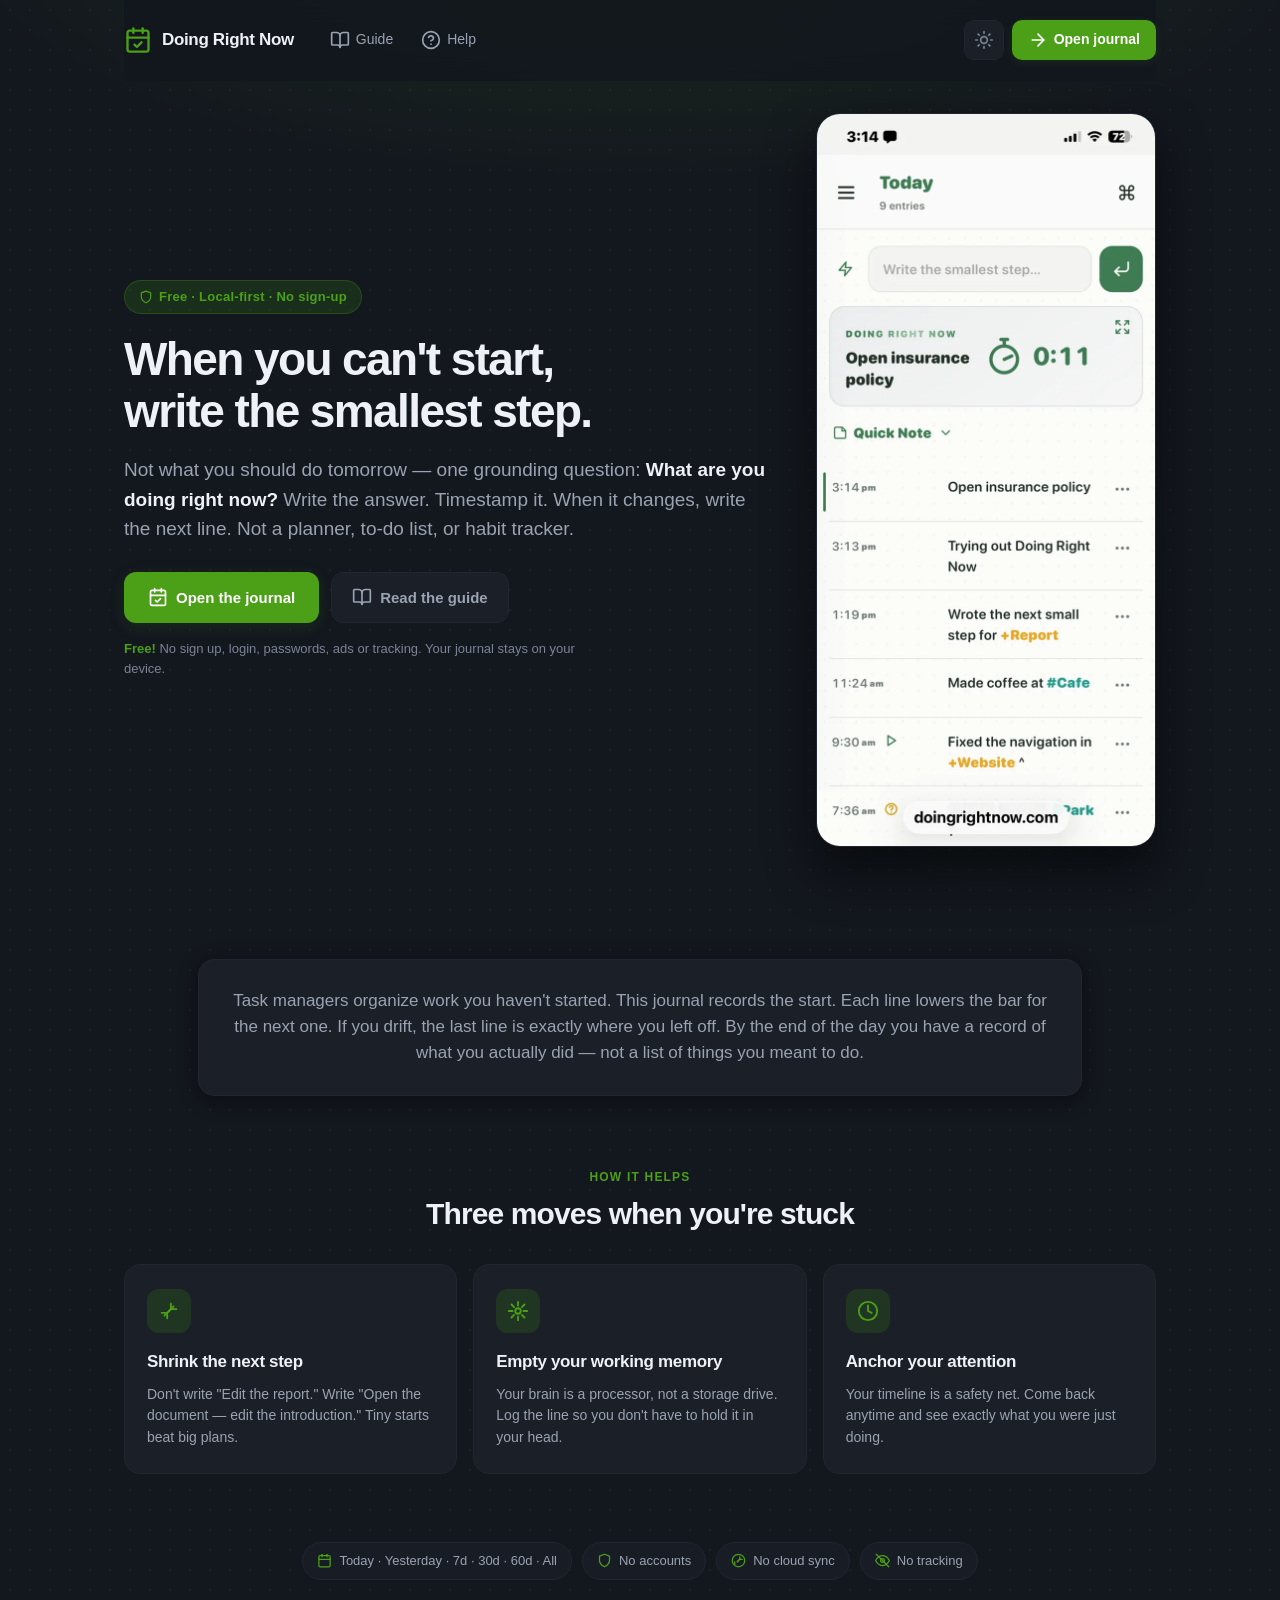
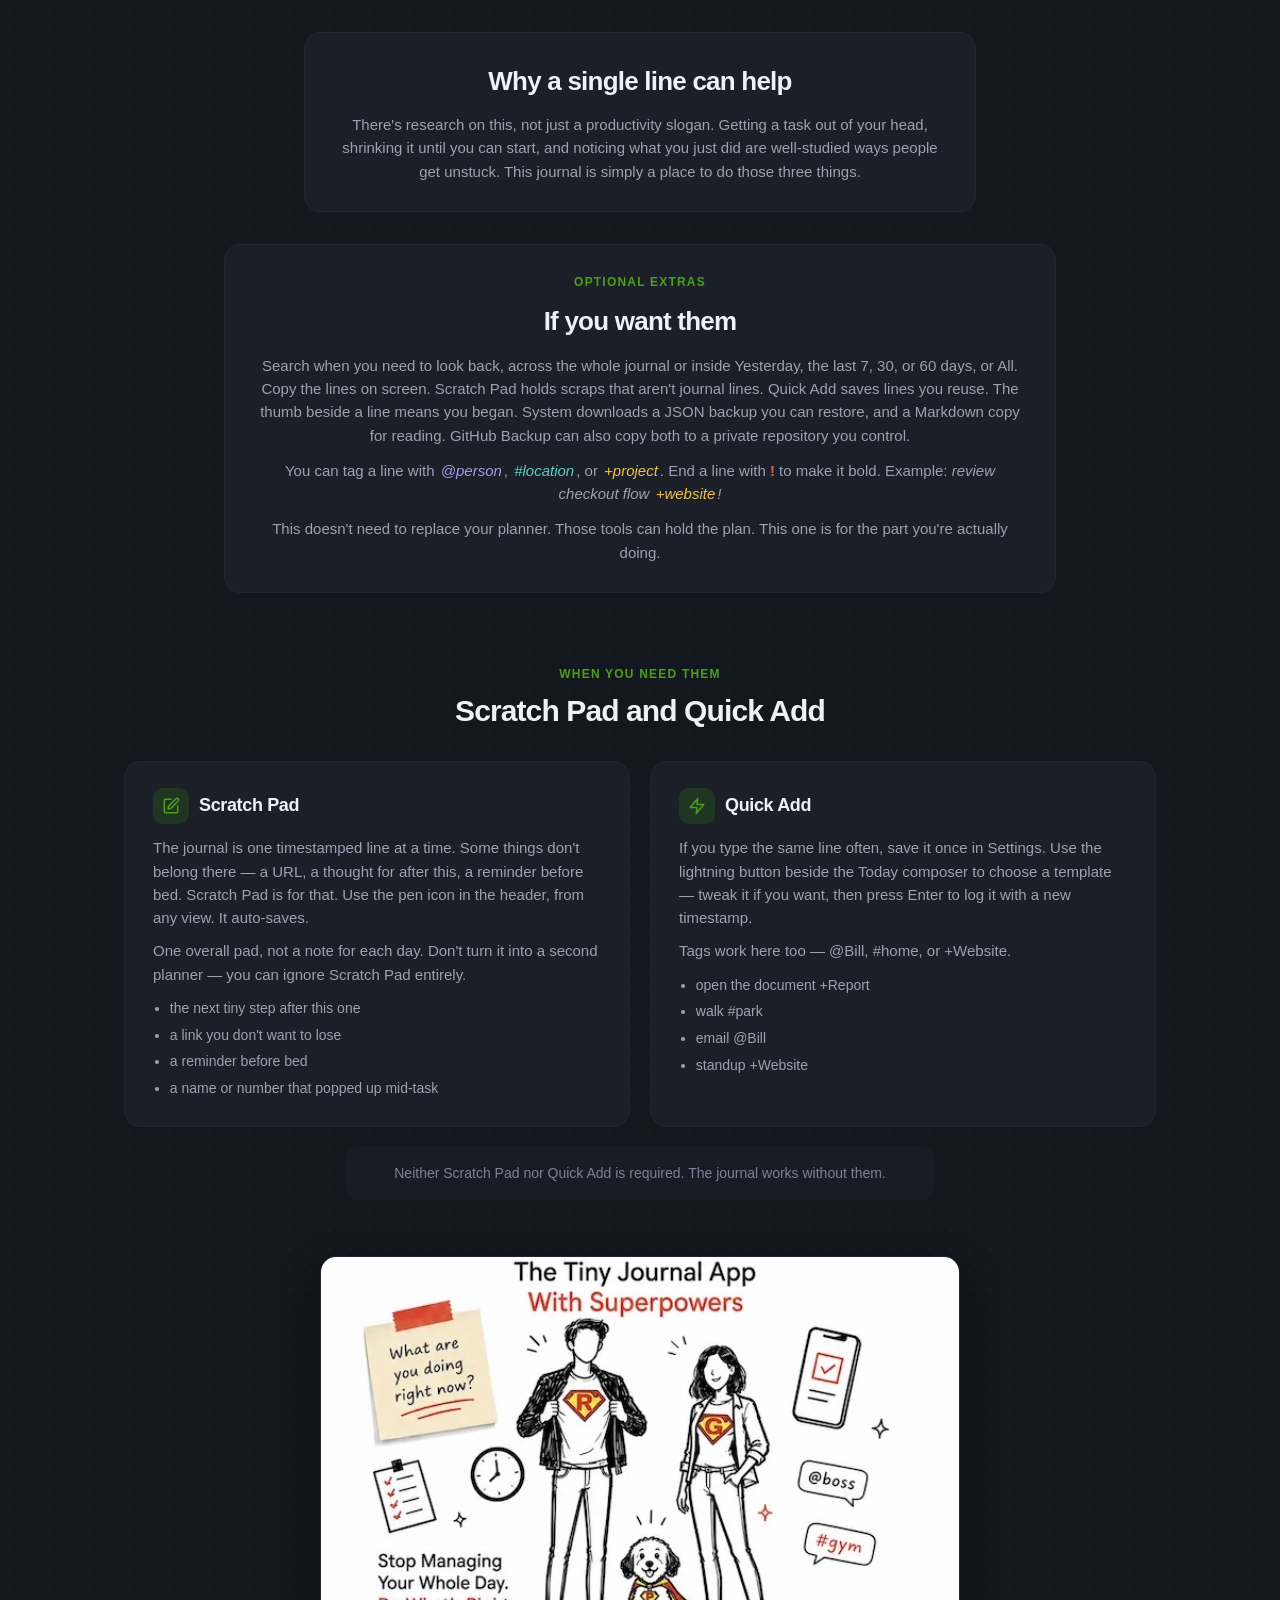
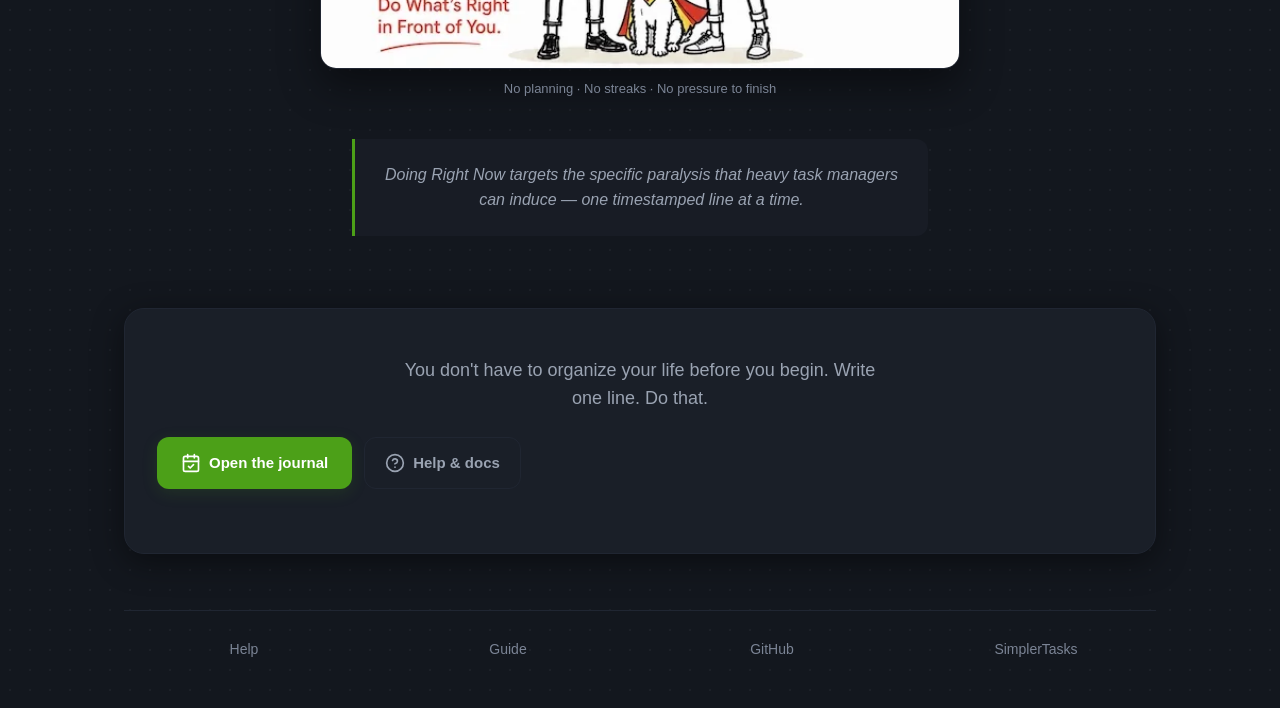
<file: index.html>
<!DOCTYPE html>
<html lang="en">
<head>
  <meta charset="UTF-8" />
  <meta name="viewport" content="width=device-width, initial-scale=1.0" />
  <meta name="theme-color" content="#13171e" />
  <script>
    try {
      if (localStorage.getItem('doingrightnow_theme') !== 'light') {
        document.documentElement.classList.add('dark');
      }
    } catch (e) {
      document.documentElement.classList.add('dark');
    }
  </script>
  <meta name="description" content="When you can't start, write the smallest step. Doing Right Now (DRN) — a journal for getting unstuck — one timestamped line at a time. No sign-up, no cloud sync." />
  <link rel="canonical" href="https://doingrightnow.com/" />
  <meta property="og:type" content="website" />
  <meta property="og:title" content="Doing Right Now" />
  <meta property="og:description" content="When you can't start, write the smallest step. Doing Right Now (DRN) — a journal for getting unstuck — one timestamped line at a time." />
  <meta property="og:url" content="https://doingrightnow.com/" />
  <meta property="og:image" content="https://doingrightnow.com/images/screenshot-840.jpg" />
  <meta name="twitter:card" content="summary_large_image" />
  <meta name="twitter:title" content="Doing Right Now" />
  <meta name="twitter:description" content="When you can't start, write the smallest step. Doing Right Now (DRN) — a journal for getting unstuck — one timestamped line at a time." />
  <meta name="twitter:image" content="https://doingrightnow.com/images/screenshot-840.jpg" />
  <script type="application/ld+json">
  {
    "@context": "https://schema.org",
    "@type": "WebApplication",
    "name": "Doing Right Now",
    "alternateName": ["DRN", "DoingRightNow"],
    "url": "https://doingrightnow.com/DoingRightNow",
    "description": "A journal for getting unstuck. One timestamped line at a time.",
    "applicationCategory": "ProductivityApplication",
    "operatingSystem": "Web",
    "offers": {
      "@type": "Offer",
      "price": "0",
      "priceCurrency": "USD"
    }
  }
  </script>
  <title>Doing Right Now</title>
  <link rel="icon" type="image/svg+xml" href="favicon.svg">
  <link rel="icon" type="image/png" sizes="16x16" href="favicon-16x16.png">
  <link rel="icon" type="image/png" sizes="32x32" href="images/favicon-32x32.png">
  <link rel="icon" type="image/png" sizes="48x48" href="images/favicon-48x48.png">
  <link rel="apple-touch-icon" sizes="180x180" href="images/favicon-180x180.png">
  <link rel="icon" type="image/png" sizes="192x192" href="images/favicon-192x192.png">
  <link rel="icon" type="image/png" sizes="512x512" href="images/favicon-512x512.png">
  <link rel="stylesheet" href="css/site.css">
  <style>
    :root {
      --hero-gradient: radial-gradient(ellipse 80% 60% at 50% -10%, rgba(57, 135, 18, 0.12), transparent 70%);
      --shadow-lg: rgba(0, 0, 0, 0.12);
    }

    html.dark {
      --hero-gradient: radial-gradient(ellipse 80% 60% at 50% -10%, rgba(76, 160, 24, 0.14), transparent 70%);
      --shadow-lg: rgba(0, 0, 0, 0.55);
    }

    html.dark .tag-person { color: #a99be8; }
    html.dark .tag-location { color: #5ecfbf; }
    html.dark .tag-project { color: #f0c14a; }

    * { box-sizing: border-box; margin: 0; padding: 0; }

    html, body {
      min-height: 100%;
      font-family: -apple-system, BlinkMacSystemFont, "Segoe UI", Roboto, "Helvetica Neue", Arial, sans-serif;
      background-color: var(--bg);
      color: var(--text);
      line-height: 1.55;
    }

    body {
      background-image: var(--hero-gradient), radial-gradient(var(--dot) 1px, transparent 1px);
      background-size: 100% 600px, 20px 20px;
      background-repeat: no-repeat, repeat;
    }

    /* Hero */
    .hero {
      padding: 32px 0 56px;
    }

    .hero-grid {
      display: grid;
      grid-template-columns: 1fr;
      gap: 40px;
      align-items: center;
    }

    @media (min-width: 860px) {
      .hero-grid {
        grid-template-columns: 1fr 340px;
        gap: 48px;
      }
    }

    .hero-copy {
      text-align: center;
    }

    @media (min-width: 860px) {
      .hero-copy { text-align: left; }
    }

    .badge {
      display: inline-flex;
      align-items: center;
      gap: 6px;
      padding: 6px 14px;
      margin-bottom: 20px;
      font-size: 13px;
      font-weight: 600;
      letter-spacing: 0.02em;
      color: var(--today);
      background: var(--today-soft);
      border: 1px solid color-mix(in srgb, var(--today) 25%, transparent);
      border-radius: 999px;
    }

    .badge .icon {
      width: 14px;
      height: 14px;
    }

    h1 {
      font-size: clamp(32px, 5.5vw, 46px);
      font-weight: 700;
      letter-spacing: -0.035em;
      line-height: 1.12;
      margin-bottom: 18px;
      color: var(--heading);
    }

    .lede {
      font-size: clamp(17px, 2.2vw, 19px);
      color: var(--text-soft);
      max-width: 36em;
      margin: 0 auto 28px;
    }

    @media (min-width: 860px) {
      .lede { margin-left: 0; margin-right: 0; }
    }

    .lede strong {
      color: var(--heading);
      font-weight: 600;
    }

    .cta-row {
      display: flex;
      flex-wrap: wrap;
      gap: 12px;
      justify-content: center;
      margin-bottom: 16px;
    }

    @media (min-width: 860px) {
      .cta-row { justify-content: flex-start; }
    }

    .cta {
      display: inline-flex;
      align-items: center;
      gap: 8px;
      background: var(--today);
      color: #fff;
      text-decoration: none;
      font-size: 15px;
      font-weight: 600;
      padding: 13px 24px;
      border-radius: 12px;
      transition: background 0.15s, transform 0.15s, box-shadow 0.15s;
      box-shadow: 0 4px 16px var(--today-glow);
    }

    .cta:hover {
      background: var(--today-hover);
      transform: translateY(-2px);
      box-shadow: 0 8px 24px var(--today-glow);
    }

    .cta:focus-visible {
      outline: 2px solid var(--today);
      outline-offset: 3px;
    }

    .cta-secondary {
      display: inline-flex;
      align-items: center;
      gap: 8px;
      padding: 13px 20px;
      font-size: 15px;
      font-weight: 600;
      color: var(--text-soft);
      background: var(--bg-card);
      border: 1px solid var(--border);
      border-radius: 12px;
      text-decoration: none;
      transition: color 0.15s, border-color 0.15s, transform 0.15s;
    }

    .cta-secondary:hover {
      color: var(--heading);
      border-color: color-mix(in srgb, var(--today) 35%, var(--border));
      transform: translateY(-1px);
    }

    .note {
      font-size: 13px;
      color: var(--text-muted);
      max-width: 36em;
      margin: 0 auto;
    }

    @media (min-width: 860px) {
      .note { margin-left: 0; }
    }

    .note strong {
      color: var(--today);
      font-weight: 700;
    }

    .hero-shot {
      margin: 0 auto;
      max-width: 300px;
      position: relative;
    }

    @media (min-width: 860px) {
      .hero-shot { max-width: none; }
    }

    .hero-shot::before {
      content: "";
      position: absolute;
      inset: 10% -8% -8% -8%;
      background: radial-gradient(ellipse at center, var(--today-glow), transparent 70%);
      z-index: 0;
      pointer-events: none;
    }

    .hero-shot img {
      position: relative;
      z-index: 1;
      display: block;
      width: 100%;
      height: auto;
      border-radius: 24px;
      border: 1px solid var(--border);
      box-shadow: 0 24px 48px var(--shadow-lg);
      background: var(--bg);
    }

    /* Sections */
    .section {
      margin-top: 72px;
    }

    .section-eyebrow {
      display: block;
      font-size: 12px;
      font-weight: 700;
      letter-spacing: 0.1em;
      text-transform: uppercase;
      color: var(--today);
      margin-bottom: 10px;
      text-align: center;
    }

    .section-title {
      font-size: clamp(24px, 3.5vw, 30px);
      font-weight: 700;
      letter-spacing: -0.03em;
      line-height: 1.2;
      color: var(--heading);
      margin-bottom: 14px;
      text-align: center;
    }

    .section-lead {
      font-size: 17px;
      color: var(--text-soft);
      max-width: 42em;
      margin: 0 auto;
      text-align: center;
    }

    .idea-card {
      margin-top: 56px;
      padding: 28px 32px;
      background: var(--bg-card);
      border: 1px solid var(--border);
      border-radius: 16px;
      box-shadow: 0 4px 20px var(--shadow);
      font-size: 17px;
      color: var(--text-soft);
      text-align: center;
      max-width: 52em;
      margin-left: auto;
      margin-right: auto;
    }

    /* Feature grid */
    .feature-grid {
      display: grid;
      grid-template-columns: 1fr;
      gap: 16px;
      margin-top: 32px;
    }

    @media (min-width: 640px) {
      .feature-grid { grid-template-columns: repeat(3, 1fr); }
    }

    .feature-card {
      padding: 24px 22px;
      background: var(--bg-card);
      border: 1px solid var(--border);
      border-radius: 16px;
      transition: transform 0.2s, box-shadow 0.2s, border-color 0.2s;
    }

    .feature-card:hover {
      transform: translateY(-4px);
      box-shadow: 0 12px 32px var(--shadow);
      border-color: color-mix(in srgb, var(--today) 30%, var(--border));
    }

    .feature-icon {
      display: flex;
      align-items: center;
      justify-content: center;
      width: 44px;
      height: 44px;
      margin-bottom: 16px;
      border-radius: 12px;
      background: var(--today-soft);
      color: var(--today);
    }

    .feature-icon .icon {
      width: 22px;
      height: 22px;
    }

    .feature-card h3 {
      font-size: 17px;
      font-weight: 700;
      letter-spacing: -0.02em;
      color: var(--heading);
      margin-bottom: 8px;
    }

    .feature-card p {
      font-size: 14px;
      color: var(--text-soft);
      line-height: 1.55;
    }

    /* Trust strip */
    .trust-strip {
      display: flex;
      flex-wrap: wrap;
      justify-content: center;
      gap: 10px;
      margin-top: 48px;
      padding: 20px 0;
    }

    .trust-pill {
      display: inline-flex;
      align-items: center;
      gap: 7px;
      padding: 8px 14px;
      font-size: 13px;
      font-weight: 500;
      color: var(--text-soft);
      background: var(--bg-secondary);
      border: 1px solid var(--border);
      border-radius: 999px;
    }

    .trust-pill .icon {
      width: 15px;
      height: 15px;
      color: var(--today);
    }

    /* Content cards */
    .content-card {
      max-width: 42em;
      margin: 32px auto 0;
      padding: 28px 32px;
      background: var(--bg-card);
      border: 1px solid var(--border);
      border-radius: 16px;
      text-align: center;
    }

    .content-card h2 {
      font-size: clamp(22px, 3vw, 26px);
      font-weight: 700;
      letter-spacing: -0.03em;
      color: var(--heading);
      margin-bottom: 12px;
    }

    .content-card p {
      font-size: 15px;
      color: var(--text-soft);
    }

    .content-card p + p {
      margin-top: 12px;
    }

    .extras-wide {
      max-width: 52em;
    }

    .tag {
      font-style: italic;
      font-weight: 500;
      border-radius: 3px;
      padding: 0 2px;
    }

    .tag-person { color: #7c6bc4; }
    .tag-location { color: #2a9d8f; }
    .tag-project { color: #e9a825; }

    .bang {
      font-weight: 600;
      color: var(--danger);
    }

    .struck-sample {
      text-decoration-line: line-through;
      text-decoration-color: var(--danger);
      opacity: 0.7;
    }

    /* Chapter section */
    .chapter-grid {
      display: grid;
      grid-template-columns: 1fr;
      gap: 20px;
      margin-top: 32px;
    }

    @media (min-width: 720px) {
      .chapter-grid { grid-template-columns: 1fr 1fr; }
    }

    .chapter-card {
      padding: 26px 28px;
      background: var(--bg-card);
      border: 1px solid var(--border);
      border-radius: 16px;
      text-align: left;
      transition: border-color 0.2s;
    }

    .chapter-card:hover {
      border-color: color-mix(in srgb, var(--today) 25%, var(--border));
    }

    .chapter-card h3 {
      display: flex;
      align-items: center;
      gap: 10px;
      font-size: 18px;
      font-weight: 700;
      letter-spacing: -0.02em;
      color: var(--heading);
      margin-bottom: 12px;
    }

    .chapter-icon-wrap {
      display: flex;
      align-items: center;
      justify-content: center;
      width: 36px;
      height: 36px;
      border-radius: 10px;
      background: var(--today-soft);
      color: var(--today);
      flex-shrink: 0;
    }

    .chapter-icon-wrap .icon {
      width: 18px;
      height: 18px;
    }

    .chapter-card p {
      font-size: 15px;
      color: var(--text-soft);
    }

    .chapter-card p + p {
      margin-top: 10px;
    }

    .chapter-card ul {
      margin: 12px 0 0;
      padding-left: 1.2em;
      font-size: 14px;
      color: var(--text-soft);
    }

    .chapter-card li + li {
      margin-top: 5px;
    }

    .chapter-note {
      margin-top: 20px;
      padding: 16px 20px;
      font-size: 14px;
      color: var(--text-muted);
      background: var(--bg-secondary);
      border-radius: 12px;
      text-align: center;
      max-width: 42em;
      margin-left: auto;
      margin-right: auto;
    }

    /* Art & quote */
    .art {
      margin: 56px auto 0;
      max-width: 640px;
    }

    .art img {
      display: block;
      width: 100%;
      height: auto;
      border-radius: 16px;
      border: 1px solid var(--border);
      box-shadow: 0 16px 40px var(--shadow);
    }

    .art figcaption {
      margin-top: 10px;
      text-align: center;
      font-size: 13px;
      color: var(--text-muted);
    }

    .quote-card {
      max-width: 36em;
      margin: 40px auto 0;
      padding: 24px 28px;
      font-size: 16px;
      font-style: italic;
      color: var(--text-soft);
      text-align: center;
      border-left: 3px solid var(--today);
      background: var(--bg-secondary);
      border-radius: 0 12px 12px 0;
    }

    /* Closing */
    .closing {
      text-align: center;
      margin-top: 72px;
      padding: 48px 32px;
      background: var(--bg-card);
      border: 1px solid var(--border);
      border-radius: 20px;
      box-shadow: 0 8px 32px var(--shadow);
    }

    .closing p {
      max-width: 28em;
      margin: 0 auto 24px;
      font-size: 18px;
      color: var(--text-soft);
    }

    /* Closing */
    @keyframes fade-up {
      from { opacity: 0; transform: translateY(18px); }
      to { opacity: 1; transform: translateY(0); }
    }

    @keyframes float {
      0%, 100% { transform: translateY(0); }
      50% { transform: translateY(-10px); }
    }

    .hero-copy .badge { animation: fade-up 0.9s ease 0.1s backwards; }
    .hero-copy h1 { animation: fade-up 0.9s ease 0.22s backwards; }
    .hero-copy .lede { animation: fade-up 0.9s ease 0.34s backwards; }
    .hero-copy .cta-row { animation: fade-up 0.9s ease 0.46s backwards; }
    .hero-copy .note { animation: fade-up 0.9s ease 0.58s backwards; }
    .hero-shot { animation: fade-up 1.1s ease 0.28s backwards, float 11s ease-in-out 1.4s infinite; }

    .reveal {
      opacity: 0;
      transform: translateY(22px);
      transition: opacity 0.85s ease, transform 0.85s ease;
    }

    .reveal.visible {
      opacity: 1;
      transform: translateY(0);
    }

    @media (prefers-reduced-motion: reduce) {
      .hero-copy .badge,
      .hero-copy h1,
      .hero-copy .lede,
      .hero-copy .cta-row,
      .hero-copy .note,
      .hero-shot {
        animation: none;
      }

      .hero-shot { transform: none; }

      .reveal {
        opacity: 1;
        transform: none;
        transition: none;
      }

      .feature-card:hover,
      .cta:hover,
      .cta-secondary:hover,
      .header-cta:hover {
        transform: none;
      }
    }

    @media (max-width: 640px) {
      .hero { padding-top: 16px; }
      .content-card,
      .idea-card,
      .chapter-card { padding: 22px 20px; }
      .closing { padding: 36px 22px; }
    }
  </style>
</head>
<body data-page="home">
  <div class="site-shell">
    <header class="site-header" id="site-header">
      <a class="brand" href="/">
        <svg viewBox="0 0 24 24" aria-hidden="true">
          <rect x="3" y="4" width="18" height="18" rx="2"/>
          <line x1="16" y1="2" x2="16" y2="6"/>
          <line x1="8" y1="2" x2="8" y2="6"/>
          <line x1="3" y1="10" x2="21" y2="10"/>
          <path d="m9 16 2 2 4-4"/>
        </svg>
        <span>Doing Right Now</span>
      </a>
      <nav class="nav-links" aria-label="Site">
        <a href="/guide" data-nav="guide"><svg class="icon" viewBox="0 0 24 24" aria-hidden="true"><path d="M12 7v14"/><path d="M3 18a1 1 0 0 1-1-1V4a1 1 0 0 1 1-1h5a4 4 0 0 1 4 4 4 4 0 0 1 4-4h5a1 1 0 0 1 1 1v13a1 1 0 0 1-1 1h-6a3 3 0 0 0-3 3 3 3 0 0 0-3-3z"/></svg>Guide</a>
        <a href="/help" data-nav="help"><svg class="icon" viewBox="0 0 24 24" aria-hidden="true"><circle cx="12" cy="12" r="10"/><path d="M9.09 9a3 3 0 0 1 5.83 1c0 2-3 3-3 3"/><path d="M12 17h.01"/></svg>Help</a>
      </nav>
      <div class="header-actions">
        <button type="button" class="theme-btn" id="theme-btn" aria-label="Dark Mode">
          <svg class="icon" viewBox="0 0 24 24" aria-hidden="true">
            <path d="M21 12.79A9 9 0 1 1 11.21 3 7 7 0 0 0 21 12.79z"/>
          </svg>
        </button>
        <a class="header-cta" href="/DoingRightNow">
          <svg class="icon" viewBox="0 0 24 24" aria-hidden="true"><path d="M5 12h14"/><path d="m12 5 7 7-7 7"/></svg>
          Open journal
        </a>
      </div>
    </header>

    <main>
      <section class="hero">
        <div class="hero-grid">
          <div class="hero-copy">
            <span class="badge">
              <svg class="icon" viewBox="0 0 24 24" aria-hidden="true"><path d="M12 22s8-4 8-10V5l-8-3-8 3v7c0 6 8 10 8 10z"/></svg>
              Free · Local-first · No sign-up
            </span>
            <h1>When you can't start,<br>write the smallest step.</h1>
            <p class="lede">Not what you should do tomorrow — one grounding question: <strong>What are you doing right now?</strong> Write the answer. Timestamp it. When it changes, write the next line. Not a planner, to-do list, or habit tracker.</p>
            <div class="cta-row">
              <a class="cta" href="/DoingRightNow">
                <svg class="icon" viewBox="0 0 24 24" aria-hidden="true"><rect x="3" y="4" width="18" height="18" rx="2"/><line x1="16" y1="2" x2="16" y2="6"/><line x1="8" y1="2" x2="8" y2="6"/><line x1="3" y1="10" x2="21" y2="10"/><path d="m9 16 2 2 4-4"/></svg>
                Open the journal
              </a>
              <a class="cta-secondary" href="/guide">
                <svg class="icon" viewBox="0 0 24 24" aria-hidden="true"><path d="M12 7v14"/><path d="M3 18a1 1 0 0 1-1-1V4a1 1 0 0 1 1-1h5a4 4 0 0 1 4 4 4 4 0 0 1 4-4h5a1 1 0 0 1 1 1v13a1 1 0 0 1-1 1h-6a3 3 0 0 0-3 3 3 3 0 0 0-3-3z"/></svg>
                Read the guide
              </a>
            </div>
            <p class="note"><strong>Free!</strong> No sign up, login, passwords, ads or tracking. Your journal stays on your device.</p>
          </div>
          <figure class="hero-shot">
            <picture>
              <source type="image/webp" srcset="images/screenshot-680.webp" />
              <img src="images/screenshot-680.jpg" alt="Doing Right Now on iPhone — today’s line with timer, tags, Quick Add, and yesterday’s entries" width="680" height="1472" fetchpriority="high" decoding="async" />
            </picture>
          </figure>
        </div>
      </section>

      <div class="idea-card reveal">
        Task managers organize work you haven't started. This journal records the start. Each line lowers the bar for the next one. If you drift, the last line is exactly where you left off. By the end of the day you have a record of what you actually did — not a list of things you meant to do.
      </div>

      <section class="section reveal">
        <span class="section-eyebrow">How it helps</span>
        <h2 class="section-title">Three moves when you're stuck</h2>
        <div class="feature-grid">
          <article class="feature-card">
            <div class="feature-icon">
              <svg class="icon" viewBox="0 0 24 24" aria-hidden="true"><path d="M4 14h6v6"/><path d="M20 10h-6V4"/><path d="M14 10 7 17"/><path d="M10 14 17 7"/></svg>
            </div>
            <h3>Shrink the next step</h3>
            <p>Don't write "Edit the report." Write "Open the document — edit the introduction." Tiny starts beat big plans.</p>
          </article>
          <article class="feature-card">
            <div class="feature-icon">
              <svg class="icon" viewBox="0 0 24 24" aria-hidden="true"><path d="M12 2v4"/><path d="M12 18v4"/><path d="m4.93 4.93 2.83 2.83"/><path d="m16.24 16.24 2.83 2.83"/><path d="M2 12h4"/><path d="M18 12h4"/><path d="m4.93 19.07 2.83-2.83"/><path d="m16.24 7.76 2.83-2.83"/><circle cx="12" cy="12" r="3"/></svg>
            </div>
            <h3>Empty your working memory</h3>
            <p>Your brain is a processor, not a storage drive. Log the line so you don't have to hold it in your head.</p>
          </article>
          <article class="feature-card">
            <div class="feature-icon">
              <svg class="icon" viewBox="0 0 24 24" aria-hidden="true"><circle cx="12" cy="12" r="10"/><polyline points="12 6 12 12 16 14"/></svg>
            </div>
            <h3>Anchor your attention</h3>
            <p>Your timeline is a safety net. Come back anytime and see exactly what you were just doing.</p>
          </article>
        </div>
      </section>

      <div class="trust-strip reveal">
        <span class="trust-pill">
          <svg class="icon" viewBox="0 0 24 24" aria-hidden="true"><rect x="3" y="4" width="18" height="18" rx="2"/><line x1="16" y1="2" x2="16" y2="6"/><line x1="8" y1="2" x2="8" y2="6"/><line x1="3" y1="10" x2="21" y2="10"/></svg>
          Today · Yesterday · 7d · 30d · 60d · All
        </span>
        <span class="trust-pill">
          <svg class="icon" viewBox="0 0 24 24" aria-hidden="true"><path d="M12 22s8-4 8-10V5l-8-3-8 3v7c0 6 8 10 8 10z"/></svg>
          No accounts
        </span>
        <span class="trust-pill">
          <svg class="icon" viewBox="0 0 24 24" aria-hidden="true"><path d="M18 10h-4V6"/><path d="M14 10 10 14"/><path d="M6 14v4"/><path d="M10 14 14 10"/><circle cx="12" cy="12" r="10"/></svg>
          No cloud sync
        </span>
        <span class="trust-pill">
          <svg class="icon" viewBox="0 0 24 24" aria-hidden="true"><path d="M1 12s4-8 11-8 11 8 11 8-4 8-11 8-11-8-11-8z"/><circle cx="12" cy="12" r="3"/><line x1="2" y1="2" x2="22" y2="22"/></svg>
          No tracking
        </span>
      </div>

      <section class="content-card reveal">
        <h2>Why a single line can help</h2>
        <p>There's research on this, not just a productivity slogan. Getting a task out of your head, shrinking it until you can start, and noticing what you just did are well-studied ways people get unstuck. This journal is simply a place to do those three things.</p>
      </section>

      <section class="content-card extras-wide reveal">
        <span class="section-eyebrow">Optional extras</span>
        <h2>If you want them</h2>
        <p>Search when you need to look back, across the whole journal or inside Yesterday, the last 7, 30, or 60 days, or All. Copy the lines on screen. Scratch Pad holds scraps that aren't journal lines. Quick Add saves lines you reuse. The thumb beside a line means you began. System downloads a JSON backup you can restore, and a Markdown copy for reading. GitHub Backup can also copy both to a private repository you control.</p>
        <p>You can tag a line with <span class="tag tag-person">@person</span>, <span class="tag tag-location">#location</span>, or <span class="tag tag-project">+project</span>. End a line with <span class="bang">!</span> to make it bold. Example: <em>review checkout flow <span class="tag tag-project">+website</span>!</em></p>
        <p>This doesn't need to replace your planner. Those tools can hold the plan. This one is for the part you're actually doing.</p>
      </section>

      <section class="section reveal">
        <span class="section-eyebrow">When you need them</span>
        <h2 class="section-title">Scratch Pad and Quick Add</h2>
        <div class="chapter-grid">
          <article class="chapter-card">
            <h3>
              <span class="chapter-icon-wrap">
                <svg class="icon" viewBox="0 0 24 24" aria-hidden="true"><path d="M12 3H5a2 2 0 0 0-2 2v14a2 2 0 0 0 2 2h14a2 2 0 0 0 2-2v-7"/><path d="M18.375 2.625a1 1 0 0 1 3 3l-9.013 9.014a2 2 0 0 1-.853.505l-2.873.84a.5.5 0 0 1-.62-.62l.84-2.873a2 2 0 0 1 .506-.852z"/></svg>
              </span>
              Scratch Pad
            </h3>
            <p>The journal is one timestamped line at a time. Some things don't belong there — a URL, a thought for after this, a reminder before bed. Scratch Pad is for that. Use the pen icon in the header, from any view. It auto-saves.</p>
            <p>One overall pad, not a note for each day. Don't turn it into a second planner — you can ignore Scratch Pad entirely.</p>
            <ul>
              <li>the next tiny step after this one</li>
              <li>a link you don't want to lose</li>
              <li>a reminder before bed</li>
              <li>a name or number that popped up mid-task</li>
            </ul>
          </article>
          <article class="chapter-card">
            <h3>
              <span class="chapter-icon-wrap">
                <svg class="icon" viewBox="0 0 24 24" aria-hidden="true"><polygon points="13 2 3 14 12 14 11 22 21 10 12 10 13 2"/></svg>
              </span>
              Quick Add
            </h3>
            <p>If you type the same line often, save it once in Settings. Use the lightning button beside the Today composer to choose a template — tweak it if you want, then press Enter to log it with a new timestamp.</p>
            <p>Tags work here too — @Bill, #home, or +Website.</p>
            <ul>
              <li>open the document +Report</li>
              <li>walk #park</li>
              <li>email @Bill</li>
              <li>standup +Website</li>
            </ul>
          </article>
        </div>
        <p class="chapter-note">Neither Scratch Pad nor Quick Add is required. The journal works without them.</p>
      </section>

      <figure class="art reveal">
        <picture>
          <source type="image/webp" srcset="images/superpowers.webp" />
          <img src="images/superpowers.jpg" alt="The Tiny Journal App with Superpowers — stop managing your whole day; do what's right in front of you" width="600" height="386" loading="lazy" decoding="async" />
        </picture>
        <figcaption>No planning · No streaks · No pressure to finish</figcaption>
      </figure>

      <blockquote class="quote-card reveal">
        Doing Right Now targets the specific paralysis that heavy task managers can induce — one timestamped line at a time.
      </blockquote>

      <section class="closing reveal">
        <p>You don't have to organize your life before you begin. Write one line. Do that.</p>
        <div class="cta-row">
          <a class="cta" href="/DoingRightNow">
            <svg class="icon" viewBox="0 0 24 24" aria-hidden="true"><rect x="3" y="4" width="18" height="18" rx="2"/><line x1="16" y1="2" x2="16" y2="6"/><line x1="8" y1="2" x2="8" y2="6"/><line x1="3" y1="10" x2="21" y2="10"/><path d="m9 16 2 2 4-4"/></svg>
            Open the journal
          </a>
          <a class="cta-secondary" href="/help">
            <svg class="icon" viewBox="0 0 24 24" aria-hidden="true"><circle cx="12" cy="12" r="10"/><path d="M9.09 9a3 3 0 0 1 5.83 1c0 2-3 3-3 3"/><path d="M12 17h.01"/></svg>
            Help &amp; docs
          </a>
        </div>
      </section>
    </main>

    <footer class="site-footer">
      <a href="/help">Help</a>
      <a href="/guide">Guide</a>
      <a href="https://github.com/Rob-McCormack/doingrightnow">GitHub</a>
      <a href="https://simplertasks.com">SimplerTasks</a>
    </footer>
  </div>
  <script src="js/site.js"></script>
  <script>
    if (!window.matchMedia('(prefers-reduced-motion: reduce)').matches) {
      const reveals = document.querySelectorAll('.reveal');
      const observer = new IntersectionObserver((entries) => {
        entries.forEach(entry => {
          if (entry.isIntersecting) {
            entry.target.classList.add('visible');
            observer.unobserve(entry.target);
          }
        });
      }, { threshold: 0.12, rootMargin: '0px 0px -40px 0px' });
      reveals.forEach(el => observer.observe(el));
    } else {
      document.querySelectorAll('.reveal').forEach(el => el.classList.add('visible'));
    }
  </script>
</body>
</html>
</file>
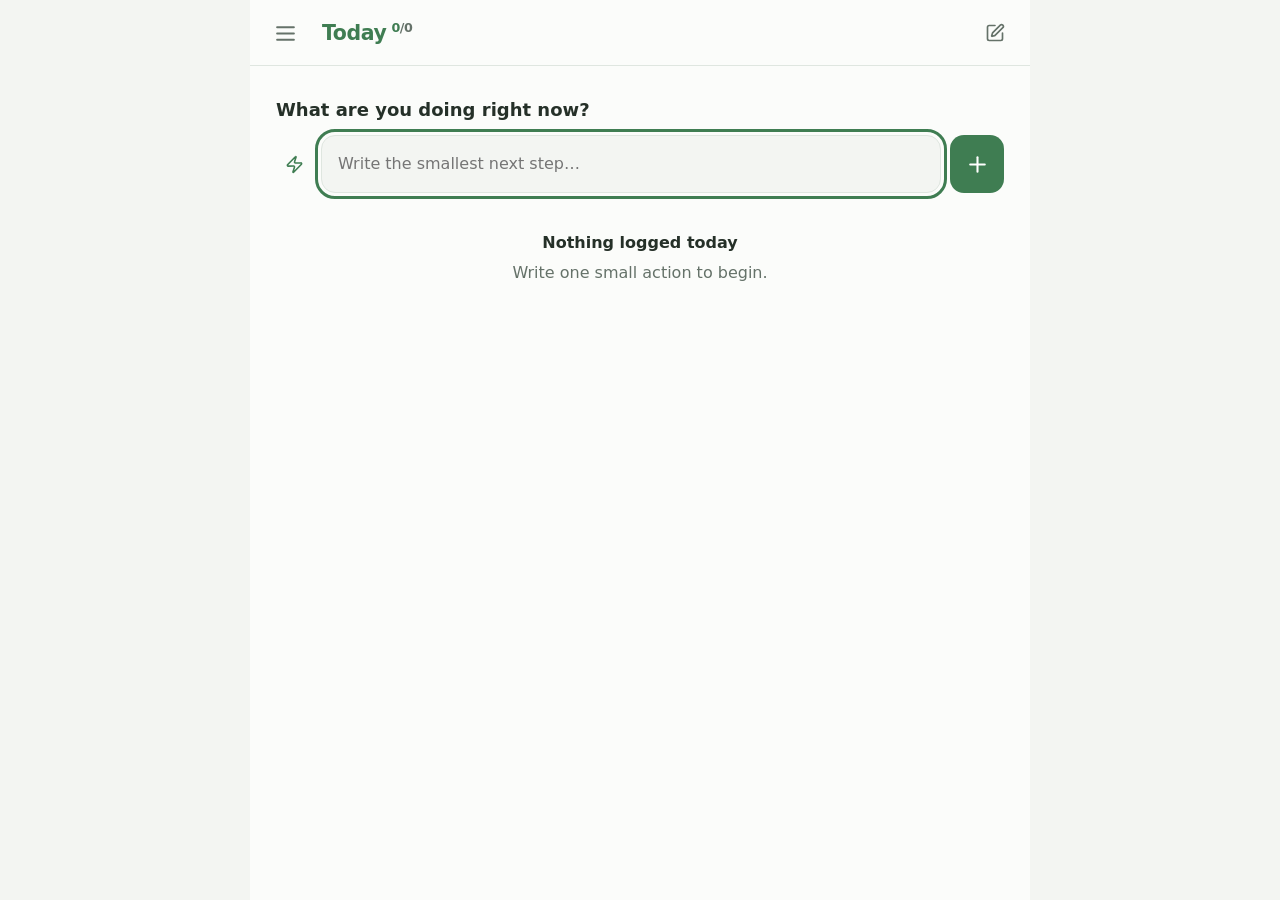
<file: DoingRightNow.html>
<!doctype html>
<html lang="en">
<head>
<meta charset="utf-8">
<meta name="viewport" content="width=device-width,initial-scale=1,viewport-fit=cover">
<meta name="theme-color" content="#f3f5f2">
<meta name="description" content="A small, private activity journal. Local storage, synchronized browser tabs, and portable JSON.">
<meta http-equiv="Content-Security-Policy" content="default-src 'self'; script-src 'self' 'unsafe-inline'; style-src 'self' 'unsafe-inline'; img-src 'self' data:; connect-src https://api.github.com; object-src 'none'; base-uri 'none'; form-action 'none'; worker-src 'self'; manifest-src 'self'">
<meta name="mobile-web-app-capable" content="yes">
<meta name="apple-mobile-web-app-capable" content="yes">
<meta name="apple-mobile-web-app-title" content="DoingRightNow">
<link rel="icon" type="image/svg+xml" href="favicon.svg">
<link rel="icon" type="image/png" sizes="16x16" href="favicon-16x16.png">
<link rel="icon" type="image/png" sizes="32x32" href="images/favicon-32x32.png">
<link rel="icon" type="image/png" sizes="48x48" href="images/favicon-48x48.png">
<link rel="apple-touch-icon" sizes="180x180" href="images/favicon-180x180.png">
<link rel="icon" type="image/png" sizes="192x192" href="images/favicon-192x192.png">
<link rel="icon" type="image/png" sizes="512x512" href="images/favicon-512x512.png">
<link rel="manifest" href="manifest.webmanifest">
<title>DoingRightNow</title>
<style>
:root{--bg:#f3f5f2;--panel:#fbfcfa;--ink:#253028;--muted:#657269;--line:#dfe6e0;--green:#3f7d52;--soft:#e7f0e9;--danger:#a23c36;font:16px/1.5 ui-rounded,"SF Pro Rounded","Segoe UI",system-ui,sans-serif}
*{box-sizing:border-box}body{margin:0;color:var(--ink);background:var(--bg);min-height:100vh}button,input,select,textarea{font:inherit;color:inherit}button{cursor:pointer}button:disabled{cursor:default;opacity:.5}button,input,select{outline-offset:3px}button:focus-visible,input:focus-visible,select:focus-visible{outline:3px solid #76a986}button{border:0}input,select{border:1px solid var(--line);border-radius:10px;background:var(--bg);padding:10px 12px;min-width:0}input[type=checkbox]{accent-color:var(--green);width:18px;height:18px}button svg{width:20px;height:20px;fill:none;stroke:currentColor;stroke-width:1.8;stroke-linecap:round;stroke-linejoin:round;pointer-events:none}button.icon{height:42px;width:42px;display:grid;place-items:center;border-radius:12px;background:transparent;color:var(--muted)}button.icon:hover{background:var(--soft);color:var(--green)}.shell{max-width:780px;min-height:100vh;margin:auto;background:var(--panel)}.topbar{display:flex;align-items:center;gap:8px;padding:16px 24px;border-bottom:1px solid var(--line);background:var(--panel)}.brand{flex:1;min-width:0}h1{font-size:1.25rem;line-height:1.2;margin:0;color:var(--green);letter-spacing:-.02em}.lite{font-weight:500;font-size:.9rem;margin-left:6px}.sub{font-size:.875rem;color:var(--muted);margin-top:5px}.main{padding:30px 26px 50px}.prompt{display:block;font-size:1.125rem;font-weight:650;margin-bottom:12px}.composer{display:flex;gap:9px}.composer input{flex:1;width:100%;padding:16px;border-radius:14px;background:var(--bg)}.add{flex:0 0 54px;border-radius:14px;background:var(--green);color:white;display:grid;place-items:center}.add:hover,.primary:hover{filter:brightness(.94)}.add svg{width:25px;height:25px}.composer-options{display:flex;justify-content:space-between;align-items:center;gap:8px;margin:10px 0 12px;font-size:.875rem;color:var(--muted)}.quiet{padding:5px 0;background:transparent;color:var(--green);font-size:.875rem;text-decoration:underline;text-underline-offset:3px}.check{display:flex;align-items:center;gap:7px}.time-fields{display:flex;align-items:end;gap:10px;margin:14px 0}.time-fields label{display:grid;gap:5px;font-size:.875rem;flex:1;min-width:0}.time-fields input{width:100%}.notice{margin:12px 0 24px;color:var(--muted);font-size:.875rem}.current{padding:20px 0 24px;border-bottom:1px solid var(--line);margin-bottom:24px}.eyebrow{color:var(--green);font-size:.875rem;font-weight:650;letter-spacing:.06em}.current-text{font-size:1.45rem;line-height:1.45;margin:8px 0;overflow-wrap:anywhere}.current-meta{font-size:.875rem;color:var(--muted)}.views{display:flex;align-items:center;gap:8px;margin-bottom:16px}.segments{display:flex;gap:3px;background:var(--bg);border:1px solid var(--line);padding:3px;border-radius:11px}.segments button{padding:7px 13px;background:transparent;border-radius:8px;font-size:.875rem}.segments button.active{background:var(--green);color:#fff}.view-spacer{flex:1}.search{width:100%;margin-bottom:15px}.dayhead{display:flex;justify-content:space-between;align-items:baseline;padding:15px 0 9px;margin:0;color:var(--green);font-size:1rem;font-weight:650}.count{font-size:.875rem;font-weight:400;color:var(--muted)}.entry{position:relative;display:grid;grid-template-columns:68px 28px minmax(0,1fr) 36px;align-items:start;gap:12px;border-bottom:1px solid var(--line);padding:17px 0}.entry.latest:before{content:"";position:absolute;left:-10px;top:15px;bottom:15px;width:3px;border-radius:3px;background:var(--green)}.entry time{color:var(--muted);font-size:.875rem;padding-top:3px;text-align:right;font-variant-numeric:tabular-nums}.done-button{border:0;width:24px;height:24px;border-radius:8px;background:transparent;display:grid;place-items:center;margin-top:1px;padding:0;color:var(--muted);opacity:.4}.done-button.done{background:#3f7d5218;color:#3f7d52;opacity:1}.done-button:hover,.done-button:focus-visible{background:color-mix(in srgb,var(--green) 12%,transparent);color:var(--green);opacity:1}.done-button svg{width:18px;height:18px}.entry-text{background:transparent;text-align:left;padding:0;line-height:1.5;overflow-wrap:anywhere;min-width:0}.entry .edit-button{width:34px;height:30px;margin-top:-3px}.completed-label{display:block;font-size:.875rem;color:var(--green);margin-top:3px}.empty{padding:38px 12px;text-align:center;color:var(--muted)}.empty b{display:block;color:var(--ink);font-weight:600;margin-bottom:6px}.footer{border-top:1px solid var(--line);margin-top:32px;padding-top:15px;display:flex;justify-content:space-between;gap:12px;font-size:.875rem;color:var(--muted)}.error{color:var(--danger);background:#f7e6e4;padding:12px 14px;border-radius:10px;margin:0 0 20px}dialog{width:min(520px,calc(100% - 28px));max-height:90vh;border:1px solid var(--line);border-radius:20px;padding:24px;background:var(--panel);color:var(--ink);box-shadow:0 20px 80px #14221930}dialog::backdrop{background:#101b1466}dialog h2{margin:0;font-size:1.25rem}dialog .head{display:flex;justify-content:space-between;align-items:center;margin-bottom:18px}dialog p{color:var(--muted);font-size:.9375rem}dialog label.field{display:grid;gap:6px;margin:15px 0;font-size:.9375rem}dialog .row{display:flex;gap:10px;flex-wrap:wrap}.primary,.secondary,.danger{border-radius:10px;padding:10px 15px;min-height:42px}.primary{background:var(--green);color:white}.secondary{background:var(--soft);color:var(--green)}.danger{background:#f7e6e4;color:var(--danger)}.actions{display:flex;justify-content:flex-end;gap:9px;margin-top:24px;flex-wrap:wrap}.actions .danger{margin-right:auto}.data-section{border-top:1px solid var(--line);margin-top:22px;padding-top:20px}.data-section h3{font-size:1rem;margin:0 0 10px}.data-section .row button{flex:1}.help{font-size:.875rem;color:var(--muted);margin-top:8px}.focus-dialog{text-align:center;width:min(660px,calc(100% - 28px));padding:35px}.focus-dialog .current-text{font-size:2rem;margin:30px 0}.toast{position:fixed;bottom:22px;left:50%;transform:translateX(-50%);width:max-content;max-width:calc(100% - 28px);display:flex;align-items:center;gap:14px;background:#253028;color:#fff;border-radius:14px;padding:12px 16px;box-shadow:0 12px 36px #24302830;font-size:.9375rem;z-index:10}.toast button{background:#ffffff24;color:#fff;border-radius:8px;padding:6px 11px}.toast-spinner{width:16px;height:16px;border:2px solid #ffffff55;border-top-color:#fff;border-radius:50%;animation:toast-spin .7s linear infinite;flex:0 0 auto}html[data-theme="dark"] .toast-spinner{border-color:#25302833;border-top-color:#253028}@keyframes toast-spin{to{transform:rotate(1turn)}}@media(prefers-reduced-motion:reduce){.toast-spinner{animation:none}}.github-fields{display:grid;gap:10px;margin:12px 0}.github-fields label{display:grid;gap:5px;color:var(--muted);font-size:.82rem}.github-fields input{width:100%}dialog .error{color:var(--danger)}.sr-only{position:absolute;width:1px;height:1px;padding:0;margin:-1px;overflow:hidden;clip:rect(0,0,0,0);white-space:nowrap;border:0}[hidden]{display:none!important}@media(max-width:520px){.main{padding:24px 18px 40px}.topbar{padding:15px 18px}.entry{grid-template-columns:59px 24px minmax(0,1fr) 28px;gap:8px}.segments button{padding:7px 10px}.lite{display:block;margin:3px 0 0}.sub{display:none}.footer{flex-direction:column;gap:5px}.current-text{font-size:1.3rem}.time-fields{flex-wrap:wrap}.time-fields label{flex-basis:40%}}@media(prefers-reduced-motion:no-preference){dialog.opening{animation:appear .14s ease-out}@keyframes appear{from{opacity:0;transform:translateY(5px)}to{opacity:1;transform:none}}}html[data-theme="dark"]{--bg:#18201b;--panel:#202a23;--ink:#e5eee7;--muted:#a8b9ad;--line:#39483d;--green:#94c5a1;--soft:#2d4434}html[data-theme="dark"] .shell{background:var(--panel)}html[data-theme="dark"] body{background:var(--bg)}html[data-theme="dark"] .add,html[data-theme="dark"] .primary,html[data-theme="dark"] .segments button.active{background:#477e57;color:#fff}html[data-theme="dark"] .danger,html[data-theme="dark"] .error{background:#492b29;color:#ffb9b3}html[data-theme="dark"] .toast{background:#e5eee7;color:#253028}html[data-theme="dark"] .toast button{background:#25302815;color:#253028}

.focus-dialog{position:fixed;inset:0;width:100vw;max-width:none;height:100dvh;max-height:none;margin:0;border:0;border-radius:0;padding:30px;color:#f2f6f3;background:radial-gradient(circle at 50% 35%,#202923,#0a100c 75%);overflow:auto}
.focus-dialog::backdrop{background:#0a100c}.focus-dialog[open]{display:flex;align-items:center;justify-content:center;animation:none}.focus-content{width:min(720px,100%);text-align:center}.focus-close{position:absolute;right:max(20px,env(safe-area-inset-right));top:max(20px,env(safe-area-inset-top));color:#e5eee7!important;background:#ffffff12!important}.focus-title{color:#94c5a1;font-size:.9375rem!important;text-transform:uppercase;letter-spacing:.12em;font-weight:650}.focus-elapsed{font-size:clamp(3.5rem,15vw,7rem);font-weight:650;line-height:1.15;font-variant-numeric:tabular-nums;color:#94c5a1;margin-top:24px;overflow-wrap:anywhere}.focus-caption{font-size:.875rem;color:#b1bdb5;margin:8px 0 0}.focus-clock{display:block;color:#c0cac3;font-variant-numeric:tabular-nums;margin-top:15px}.focus-dialog .current-text{font-size:clamp(1.5rem,5vw,2.6rem);line-height:1.35;margin:30px auto;max-width:650px}.focus-dialog #focus-meta{color:#b1bdb5;font-size:.9375rem}.focus-dialog .primary{background:#477e57;color:#fff;margin-top:14px}.focus-hint{font-size:.875rem!important;color:#a4b2a8!important;margin-top:25px}


#note-text{display:block;width:100%;min-height:260px;max-height:50vh;resize:vertical;border:1px solid var(--line);background:var(--bg);color:var(--ink);border-radius:12px;padding:14px;line-height:1.55;font:inherit}#note-text:focus-visible{outline:3px solid #76a986;outline-offset:3px}.note-foot{display:flex;align-items:center;justify-content:space-between;gap:12px;padding:6px 3px 0}.note-status{color:var(--muted);font-size:.8rem}.note-copy{display:inline-flex;align-items:center;gap:5px;background:transparent;color:var(--green);padding:5px 7px;font-weight:750;font-size:.8rem}.note-copy svg{width:15px;height:15px}#import-note-preview{white-space:pre-wrap;overflow-wrap:anywhere;max-height:140px;overflow:auto;font-size:.875rem}

.brand-logo{width:40px;height:40px;flex:0 0 40px;border-radius:12px;background:#3f7d52;color:#fff;display:grid;place-items:center;margin-right:4px}.brand-logo svg{width:25px;height:25px;fill:none;stroke:currentColor;stroke-width:2.4;stroke-linecap:round;stroke-linejoin:round}.lite{display:block;margin:4px 0 0;color:var(--muted);font-size:.875rem;line-height:1.2}.topbar>.icon{flex-shrink:0}.current{margin-top:20px;padding-top:4px}.current-text{margin-top:0}@media(max-width:520px){.brand-logo{width:34px;height:34px;flex-basis:34px;margin-right:0}.topbar>.icon{width:36px;height:36px;flex:0 0 36px}}

.brand-logo{background:transparent;color:#4ba764;border-radius:0}.brand-logo svg{width:34px;height:34px;stroke-width:2}.views{margin-top:22px}.entry.timed{grid-template-columns:66px 28px minmax(0,1fr) auto;padding-top:12px;padding-bottom:16px}.current-time{display:flex;flex-direction:column;align-items:flex-end;gap:8px}.current-time time{padding-top:0}.timer-display{display:flex;flex-direction:column;align-items:center;gap:2px;width:44px;border:0;background:transparent;color:#3f7d52;padding:4px;margin:0;border-radius:10px}.timer-display:hover,.timer-display:focus-visible{background:#3f7d5215;outline:none}.elapsed{color:#3f7d52;font-size:1rem;line-height:1;font-weight:750;font-variant-numeric:tabular-nums;white-space:nowrap}.timer-display .stopwatch{width:36px;height:36px;stroke-width:1.8}.elapsed small{font-size:.55em;font-weight:inherit;letter-spacing:.02em;margin-left:1px;vertical-align:.18em}@media(max-width:520px){.brand-logo svg{width:30px;height:30px}.entry.timed{grid-template-columns:58px 24px minmax(0,1fr) auto}.entry-zen svg{width:19px;height:19px}}

button svg{stroke-width:2}.segments{flex-wrap:wrap}.views{align-items:flex-start}.segments button{padding:7px 10px}.toast #dismiss-toast{display:grid;place-items:center;padding:6px}.toast #dismiss-toast svg{width:18px;height:18px}.timer-display .stopwatch{stroke-width:2}@media(max-width:380px){.segments{gap:1px}.segments button{padding:7px 6px}.views{gap:4px}.views>.icon{width:34px;flex:0 0 34px}.view-spacer{min-width:0}}

.view-count{font-size:.62em;margin-left:5px;line-height:0;vertical-align:super;font-weight:650;color:var(--muted)}.view-count .started-count{color:#3f7d52}.nav .view-count{font-size:.72em}.appearance{margin-top:12px}

.activity-emphasis{font-weight:750}.tag-person{color:#7845b5}.tag-place{color:#00776f}.tag-project{color:#956000}
html[data-theme="dark"] .tag-person,.focus-dialog .tag-person{color:#c3a0ef}html[data-theme="dark"] .tag-place,.focus-dialog .tag-place{color:#67d4c8}html[data-theme="dark"] .tag-project,.focus-dialog .tag-project{color:#f1c575}
.help-table{width:100%;border-collapse:collapse;font-size:.9375rem}.help-table th,.help-table td{text-align:left;padding:8px 0;border-bottom:1px solid var(--line)}.help-table th{font-weight:600}.help-table code{font:inherit}.help-copy p{margin:12px 0}

.tag-person,.tag-place,.tag-project{font-weight:750}
#history-range{font-size:.875rem;min-height:42px;padding:7px 26px 7px 10px;max-width:130px}#history-range.active{border-color:var(--green);color:var(--green);font-weight:600}.views{align-items:center}.views .segments{flex-wrap:nowrap}.add,.primary,.segments button.active,html[data-theme="dark"] .add,html[data-theme="dark"] .primary,html[data-theme="dark"] .segments button.active{background:var(--green);color:var(--accent-ink,#fff)}
button:focus-visible,input:focus-visible,select:focus-visible,#note-text:focus-visible{outline-color:var(--green)}.brand-logo{color:#4ba764}
.focus-dialog .primary{background:var(--focus-accent,#477e57);color:var(--focus-ink,#fff)}
@media(max-width:380px){#history-range{max-width:105px;padding-right:18px}.views{gap:4px}.view-spacer{flex:0}}
.topbar{position:sticky;top:0;z-index:5;padding:max(12px,env(safe-area-inset-top)) 14px 11px;background:var(--panel)}body,.shell{min-height:100vh}
.view-title{flex:1;min-width:0;background:transparent;text-align:left;padding:5px 8px;border-radius:10px}.view-title:hover,.view-title:focus-visible{background:var(--soft)}.view-title h1{font-size:1.28rem}#nav svg{width:25px;height:25px}
.backdrop{position:fixed;inset:0;background:#101b1488;z-index:20}.drawer{position:fixed;z-index:21;inset:0 auto 0 0;width:min(330px,86vw);background:var(--panel);padding:max(24px,env(safe-area-inset-top)) 18px 22px;box-shadow:0 18px 50px #14221930;transform:translateX(-105%);transition:transform .22s}.drawer.open{transform:none}.drawer .brand{display:flex;gap:13px;align-items:center;flex:none;padding:8px 8px 24px}.drawer .brand strong{display:block;font-size:1.05rem;letter-spacing:-.02em}.byline{display:block;color:var(--muted);font-size:.8rem;margin-top:2px}.nav button{width:100%;background:transparent;text-align:left;padding:13px;border-radius:12px;margin:2px 0}.nav button:hover,.nav button.active{background:var(--soft);color:var(--green);font-weight:750}@media(prefers-reduced-motion:reduce){.drawer{transition:none}}
.dialog-kicker{display:block;text-transform:uppercase;letter-spacing:.12em;font-size:.68rem;font-weight:800;color:var(--green);margin-bottom:2px}#data-dialog .head{align-items:flex-start}
.quick-wrap{position:relative;flex:0 0 36px;display:grid;place-items:center}.quick-trigger{width:36px;height:36px;border-radius:12px;background:transparent;color:var(--green);display:grid;place-items:center;padding:0}.quick-trigger:hover{background:var(--soft);color:var(--ink)}.quick-trigger svg{width:19px;height:19px}
.quick-menu{position:absolute;z-index:6;left:0;top:calc(100% + 6px);width:min(300px,calc(100vw - 28px));max-height:220px;overflow:auto;padding:6px;background:var(--panel);border:1px solid var(--line);border-radius:14px;box-shadow:0 18px 50px #14221930}.quick-menu button{display:block;width:100%;background:transparent;text-align:left;padding:10px;border-radius:9px;overflow-wrap:anywhere}.quick-menu button:hover{background:var(--soft);color:var(--green)}
.list-head{display:flex;align-items:center;gap:9px;margin-bottom:10px}.list-head svg{width:20px;height:20px;color:var(--green);flex:0 0 auto}.list-head h3{margin:0}#data-dialog,#system-dialog,#help-dialog{max-height:min(780px,90dvh);overflow:auto}.list-add{display:flex;gap:7px}.list-add input{flex:1}.list-add button{flex:0 0 42px;min-height:42px;border-radius:11px;background:var(--green);color:var(--accent-ink,#fff);display:grid;place-items:center;padding:0}.chips{display:flex;flex-wrap:wrap;gap:7px;margin-top:10px}.chip{display:flex;align-items:center;gap:5px;max-width:100%;padding:6px 8px 6px 10px;background:var(--soft);border-radius:99px;font-size:.82rem}.chip span{overflow-wrap:anywhere}.chip button{display:grid;place-items:center;width:22px;height:22px;flex:0 0 22px;background:transparent;color:var(--muted);padding:0}.chip svg{width:14px;height:14px}.list-empty{color:var(--muted);font-size:.8rem;margin:8px 1px}
html[data-font-size="small"]{font-size:14px}html[data-font-size="large"]{font-size:18px}html[data-item-spacing="tight"] .entry{padding:4px 0;gap:4px}html[data-item-spacing="tight"] .entry.latest:before{top:2px;bottom:2px}html[data-item-spacing="tight"] .dayhead{padding:8px 0 4px}html[data-item-spacing="tight"] .current{margin-bottom:10px}html[data-item-spacing="tight"] .entry.timed{min-height:88px}.entry time small{font-size:.72em}.pref-row{display:flex;align-items:center;justify-content:space-between;gap:16px;flex-wrap:wrap;margin:2px 0}.pref-row b{display:block}.pref-row .help{margin:0}.accent-grid{display:flex;flex-wrap:wrap;gap:7px}.accent-grid button{display:flex;align-items:center;gap:7px;border:1px solid var(--line);background:var(--bg);border-radius:99px;padding:7px 10px}.accent-grid button.active{border-color:var(--green);font-weight:750}.accent-dot{width:13px;height:13px;border-radius:50%;background:var(--swatch);flex:0 0 13px}.accent-hue{margin-top:12px}.accent-hue input{display:block;width:100%;height:22px;margin:0;padding:0;border:0;accent-color:var(--green);background:linear-gradient(90deg,oklch(.52 .13 0),oklch(.52 .13 60),oklch(.52 .13 120),oklch(.52 .13 180),oklch(.52 .13 240),oklch(.52 .13 300),oklch(.52 .13 360));border-radius:99px;appearance:none}.accent-hue input::-webkit-slider-thumb{-webkit-appearance:none;appearance:none;width:22px;height:22px;border-radius:50%;background:var(--green);border:2px solid var(--panel);box-shadow:0 0 0 1px var(--line)}.accent-hue input::-moz-range-thumb{width:22px;height:22px;border:2px solid var(--panel);border-radius:50%;background:var(--green)}.format-controls{display:grid;grid-template-columns:1fr 1fr;gap:10px}.format-controls label{display:grid;gap:5px;color:var(--muted);font-size:.82rem}.format-controls select{width:100%}@media(max-width:420px){.format-controls{grid-template-columns:1fr}}
.current-actions{display:grid;justify-items:center;align-content:start;gap:2px}.entry-zen{display:grid;place-items:center;width:36px;height:36px;border-radius:10px;background:transparent;color:#3f7d52;padding:0}.entry-zen:hover,.entry-zen:focus-visible{background:#3f7d5215;outline:none}.entry-zen svg{width:19px;height:19px}.timer-hand{stroke-dasharray:5 1}.stopwatch.jiggle,.timer-icon.jiggle{animation:timer-jiggle .55s ease-in-out}@keyframes timer-jiggle{0%,100%{transform:rotate(0) scale(1)}20%{transform:rotate(-7deg) scale(1.06)}40%{transform:rotate(6deg) scale(1.06)}60%{transform:rotate(-4deg)}80%{transform:rotate(2deg)}}@keyframes text-shimmer{0%{background-position:130% 0}38%,100%{background-position:-130% 0}}
.help-brand{display:flex;align-items:center;gap:12px;padding:2px 0 8px}.help-brand .brand-logo{width:42px;height:42px;flex-basis:42px}.help-brand strong{display:block;font-size:1.05rem}.help-copy section{padding:15px 0;border-top:1px solid var(--line)}.help-copy h3{margin:0 0 7px;font-size:1rem;color:var(--green)}.help-copy section p,.help-copy section ul{margin:6px 0;color:var(--muted)}.help-copy ul{padding-left:21px}
.focus-dialog .zen-timer{display:flex;align-items:center;justify-content:center;gap:16px;margin-top:8px}.focus-dialog .timer-icon{width:64px;height:64px;color:#3f7d52;fill:none;stroke:currentColor;stroke-width:1.8;stroke-linecap:round;stroke-linejoin:round}.focus-elapsed small{font-size:.42em;vertical-align:.35em}.focus-dialog #focus-meta{display:none}.focus-elapsed{color:#3f7d52;margin-top:0}.focus-title{display:inline-block;color:#3f7d52;background:linear-gradient(100deg,#3f7d52 30%,#9ac7a6 48%,#3f7d52 66%);background-size:260% 100%;background-clip:text;-webkit-background-clip:text;-webkit-text-fill-color:transparent}.focus-dialog[open] .focus-title{animation:text-shimmer 5s ease-in-out infinite}.focus-dialog .zen-add{border:1px solid #ffffff60;background:#ffffff12;color:#fff;border-radius:99px;width:62px;height:62px;font-size:2rem;margin-top:8px}.focus-dialog .zen-add:hover{background:#ffffff20}.search-row{display:flex;align-items:center;gap:8px;margin-bottom:15px}.search-row .search{flex:1;width:auto;margin:0}.copy-results{display:inline-flex;align-items:center;justify-content:center;gap:6px;flex:0 0 auto;min-height:42px;padding:8px 12px;border:1px solid var(--line);border-radius:12px;background:var(--soft);color:var(--green);font-weight:750}.copy-results svg{width:16px;height:16px}.copy-results.copied{color:#3f7d52}.done-button{position:relative}.done-button.celebrate:disabled{opacity:1}.done-button.celebrate svg{animation:thumb-tilt .7s cubic-bezier(.2,.85,.25,1.2)}.done-button.celebrate::before,.done-button.celebrate::after{position:absolute;color:#3f7d52;font-size:13px;line-height:1;pointer-events:none;opacity:0}.done-button.celebrate::before{content:"✦";left:-7px;top:-8px;animation:sparkle-left .62s ease-out .06s}.done-button.celebrate::after{content:"✦";right:-9px;top:-5px;animation:sparkle-right .68s ease-out .14s}@keyframes thumb-tilt{0%{transform:rotate(0) scale(1)}30%{transform:translateY(-2px) rotate(-18deg) scale(1.32)}55%{transform:rotate(9deg) scale(1.12)}75%{transform:rotate(-4deg) scale(1.06)}100%{transform:rotate(0) scale(1)}}@keyframes sparkle-left{0%{opacity:0;transform:translate(5px,6px) scale(.2) rotate(0)}35%{opacity:1;transform:translate(-2px,-2px) scale(1.15) rotate(45deg)}100%{opacity:0;transform:translate(-7px,-9px) scale(.45) rotate(90deg)}}@keyframes sparkle-right{0%{opacity:0;transform:translate(-5px,5px) scale(.2) rotate(0)}35%{opacity:1;transform:translate(2px,-3px) scale(1.25) rotate(-35deg)}100%{opacity:0;transform:translate(8px,-10px) scale(.4) rotate(-80deg)}}@media(prefers-reduced-motion:reduce){.stopwatch.jiggle,.timer-icon.jiggle,.focus-title,.done-button.celebrate svg,.done-button.celebrate::before,.done-button.celebrate::after{animation:none}.focus-title{-webkit-text-fill-color:#3f7d52;color:#3f7d52}}
</style>
</head>
<body>
<div class="shell">
<header class="topbar"><button class="icon" id="nav" type="button" aria-label="Open navigation" aria-controls="drawer" aria-expanded="false"></button><button class="view-title" id="view-title" type="button" aria-label="Go to Today"><h1 id="title">Today</h1></button><button class="icon" id="notes" title="Scratch Pad" aria-label="Scratch Pad" disabled></button></header>
<div class="backdrop" id="backdrop" hidden></div>
<aside class="drawer" id="drawer" aria-label="Navigation" hidden inert><div class="brand"><div class="brand-logo" aria-hidden="true"><svg class="lucide lucide-calendar-check" xmlns="http://www.w3.org/2000/svg" viewBox="0 0 24 24" fill="none" stroke="currentColor" stroke-width="2" stroke-linecap="round" stroke-linejoin="round"><rect x="3" y="4" width="18" height="18" rx="2"/><line x1="16" y1="2" x2="16" y2="6"/><line x1="8" y1="2" x2="8" y2="6"/><line x1="3" y1="10" x2="21" y2="10"/><path d="m9 16 2 2 4-4"/></svg></div><div><strong>DoingRightNow</strong><span class="byline">One line. One moment. START.</span></div></div><nav class="nav"><button type="button" data-view="today" class="active">Today</button><button type="button" data-view="yesterday">Yesterday</button><button type="button" data-view="week">Last 7 days</button><button type="button" data-view="month">Last 30 days</button><button type="button" data-view="two-months">Last 60 days</button><button type="button" data-view="all">All</button><button type="button" data-view="search">Search</button><button type="button" id="data">Settings</button><button type="button" id="system">System</button><button type="button" id="nav-help">Help</button><button type="button" id="nav-developer">Developer</button></nav></aside>
<main class="main">
<div id="error" class="error" role="alert" hidden></div>
<form id="composer-form">
<label class="prompt" for="activity">What are you doing right now?</label>
<div class="composer"><div class="quick-wrap"><button type="button" class="quick-trigger" id="quick-add" aria-label="Quick Add" title="Quick Add" aria-expanded="false" aria-controls="quick-menu" disabled></button><div class="quick-menu" id="quick-menu" hidden></div></div><input id="activity" maxlength="10000" placeholder="Write the smallest next step…" autocomplete="off" required disabled><button class="add" id="add" type="submit" aria-label="Log activity" disabled></button></div>
</form>
<div class="search-row" id="search-row" hidden><label class="sr-only" for="search">Search journal entries</label><input type="search" id="search" class="search" placeholder="Find something you logged…"><button type="button" class="copy-results" id="copy-search">Copy</button></div>
<div class="search-row" id="view-search-row" hidden><label class="sr-only" id="view-search-label" for="view-search">Search this view</label><input type="search" id="view-search" class="search" placeholder="Search this view…"><button type="button" class="copy-results" id="copy-view">Copy</button></div>
<div id="journal" aria-label="Activity journal"></div>
</main></div>
<dialog id="note-dialog" aria-labelledby="note-title"><div class="head"><h2 id="note-title">Scratch Pad</h2><button class="icon close" aria-label="Close Scratch Pad"></button></div><label class="sr-only" for="note-text">Scratch Pad</label><textarea id="note-text" maxlength="100000" spellcheck="true" placeholder="A URL, reminder, or thought…"></textarea><div class="note-foot"><span class="note-status" id="note-status" role="status">Autosaves as you type</span><button type="button" class="note-copy" id="note-copy">Copy</button></div><div class="actions"><button type="button" class="primary" id="note-done">Done</button></div></dialog>
<dialog id="edit-dialog" aria-labelledby="edit-title"><form id="edit-form"><div class="head"><h2 id="edit-title">Edit entry</h2><button class="icon close" type="button" aria-label="Close edit dialog"></button></div><label class="field">Activity<input id="edit-text" required maxlength="10000"></label><label class="field">Time<input type="time" id="edit-time" required></label><label class="check"><input type="checkbox" id="edit-started">Started</label><p id="edit-error" role="alert" hidden></p><div class="actions"><button class="danger" id="delete" type="button">Delete</button><button class="secondary close" type="button">Cancel</button><button class="primary" id="save-edit" type="submit">Save</button></div></form></dialog>
<dialog id="data-dialog" aria-labelledby="data-title"><div class="head"><div><span class="dialog-kicker">Settings</span><h2 id="data-title">Preferences & lists</h2></div><button class="icon close" aria-label="Close settings"></button></div><button id="open-help" class="secondary">Help</button><p>Saved in this browser, on this device. Tabs opened from the same address share the journal. Export and GitHub Backup are in System.</p><div class="data-section"><div class="pref-row"><span><b>Appearance</b><br><span class="help">Follow your system or choose a mode</span></span><div class="segments" role="group" aria-label="Appearance"><button type="button" data-setting-theme="system" aria-pressed="false">System</button><button type="button" data-setting-theme="light" aria-pressed="false">Light</button><button type="button" data-setting-theme="dark" aria-pressed="false">Dark</button></div></div></div><div class="data-section"><div class="pref-row"><span><b>Font size</b><br><span class="help">Adjust text throughout the app</span></span><div class="segments" role="group" aria-label="Font size"><button type="button" data-font-size="small" aria-pressed="false">S</button><button type="button" data-font-size="medium" aria-pressed="false">M</button><button type="button" data-font-size="large" aria-pressed="false">L</button></div></div></div><div class="data-section"><div class="pref-row"><span><b>Item spacing</b><br><span class="help">Space around journal entries</span></span><div class="segments" role="group" aria-label="Item spacing"><button type="button" data-item-spacing="loose" aria-pressed="false">Loose</button><button type="button" data-item-spacing="tight" aria-pressed="false">Tight</button></div></div></div><div class="data-section"><h3>Time &amp; date format</h3><div class="format-controls"><label>Time<select id="time-format"><option value="12">12-hour (am/pm)</option><option value="24">24-hour</option></select></label><label>Date<select id="date-format"><option value="regional">Regional</option><option value="mdy">MM/DD/YYYY</option><option value="dmy">DD/MM/YYYY</option><option value="iso">YYYY-MM-DD</option></select></label></div></div><div class="data-section"><h3>Accent color</h3><div class="accent-grid" role="group" aria-label="Accent color"><button type="button" data-accent="green" aria-pressed="false"><span class="accent-dot" style="--swatch:#3f7d52"></span>Green</button><button type="button" data-accent="blue" aria-pressed="false"><span class="accent-dot" style="--swatch:#3478b8"></span>Blue</button><button type="button" data-accent="violet" aria-pressed="false"><span class="accent-dot" style="--swatch:#7540bf"></span>Violet</button><button type="button" data-accent="amber" aria-pressed="false"><span class="accent-dot" style="--swatch:#a87500"></span>Amber</button><button type="button" data-accent="coral" aria-pressed="false"><span class="accent-dot" style="--swatch:#c52f21"></span>Coral</button><button type="button" data-accent="pumpkin" aria-pressed="false"><span class="accent-dot" style="--swatch:#b85c16"></span>Pumpkin</button><button type="button" data-accent="custom" aria-pressed="false"><span class="accent-dot" id="accent-custom-dot" style="--swatch:#3f7d52"></span>Custom</button></div><div class="accent-hue"><input type="range" id="accent-hue" min="0" max="360" value="145" step="1" aria-label="Accent hue"></div><p class="help">Hue only — lightness stays readable in Light and Dark. The app icon always stays green.</p><button type="button" id="reset-preferences" class="secondary">Reset preferences</button><p class="help">Restores System, Medium, Loose, 12-hour, Regional, and Green without changing your journal or lists.</p></div><div class="data-section"><div class="list-head"><span id="quick-heading-icon" aria-hidden="true"></span><h3>Quick Add</h3></div><form id="quick-form" class="list-add"><input id="quick-input" maxlength="10000" placeholder="Add reusable activity" autocomplete="off"><button type="submit" id="quick-save" aria-label="Add to Quick Add"></button></form><div id="quick-chips"></div><p class="help">The lightning button beside Today’s composer inserts one of these.</p></div></dialog>
<dialog id="system-dialog" aria-labelledby="system-title"><div class="head"><div><span class="dialog-kicker">System</span><h2 id="system-title">Data & backup</h2></div><button class="icon close" type="button" aria-label="Close system"></button></div><p>Download a JSON backup, or send a copy to a private GitHub repository you control. Saving a line never waits on GitHub.</p>
<div class="data-section"><h3>Export</h3><div class="row"><button id="export-json" class="primary">Download JSON</button><button id="export-markdown" class="secondary">Download Markdown</button></div><p class="help">JSON is the shared format for this journal and the AI journal. Markdown is a readable copy.</p></div><div class="data-section"><h3>Import</h3><button id="import-button" class="secondary">Choose a JSON file</button><input type="file" accept="application/json,.json" id="import-file" hidden><p class="help">Review the entries before importing. A backup from the earlier Doing Right Now journal is accepted. Your existing journal is kept.</p></div><div class="data-section"><h3>Timezone</h3><form id="zone-form"><label class="field">Journal timezone<input id="timezone" required placeholder="America/Thunder_Bay" autocomplete="off"></label><button class="secondary" type="submit">Save timezone</button></form><p class="help">Used for your dates, times, and daily views.</p></div><div class="data-section"><div class="list-head"><h3>GitHub Backup</h3></div><p class="help">Optional. Uploads DoingRightNow-backup.json and DoingRightNow.md to a private repository you control. When enabled, it also backs up once per local day if the app is open. Nothing uploads if the app is closed. The token stays on this device and is never included in the backup files. A public repository is refused. Restore by downloading DoingRightNow-backup.json from GitHub and using Import. Markdown cannot be imported.</p><label class="check"><input type="checkbox" id="github-enabled">Enable GitHub Backup</label><p class="help">Remember this connection, and back up once a day when the app is open.</p><div class="github-fields"><label>Repository owner<input id="github-owner" autocomplete="username" spellcheck="false" placeholder="your-username"></label><label>Repository<input id="github-repo" autocomplete="off" spellcheck="false" placeholder="drn-backup"></label><label>Branch<input id="github-branch" autocomplete="off" spellcheck="false" placeholder="main"></label><label>Fine-grained token<input id="github-token" type="password" autocomplete="off" spellcheck="false"></label></div><div class="row"><button type="button" class="secondary" id="github-test">Test Connection</button><button type="button" class="primary" id="github-backup">Back Up Now</button></div><p class="help" id="github-last">Last GitHub backup: Never</p><p class="help" id="github-status"></p><p class="error" id="github-error" role="alert" hidden></p></div></dialog>
<dialog id="help-dialog" aria-labelledby="help-title"><div class="help-copy"><div class="head"><div><span class="dialog-kicker">Help</span><h2 id="help-title">DoingRightNow</h2></div><button class="icon close" aria-label="Close help"></button></div><div class="help-brand"><div class="brand-logo" aria-hidden="true"><svg viewBox="0 0 24 24"><rect x="3" y="4" width="18" height="18" rx="2"/><line x1="16" y1="2" x2="16" y2="6"/><line x1="8" y1="2" x2="8" y2="6"/><line x1="3" y1="10" x2="21" y2="10"/><path d="m9 16 2 2 4-4"/></svg></div><div><strong>DoingRightNow</strong><span class="byline">One line. One moment. START.</span></div></div><section><h3>About the app</h3><p>A private journal in this browser. Write one timestamped line, then do that. It is a record of starting, not a task list.</p></section><section><h3>Quick start</h3><ul><li>Write the smallest thing you are doing.</li><li>Press Enter. The line gets the current time.</li><li>Start a line with <b>8:30 AM</b> or <b>08:30</b> to choose a time today.</li><li>End a line with <b>!</b> to make the text bold.</li></ul></section><section><h3>Navigation</h3><p>The menu holds Today, Yesterday, the last 7, 30, and 60 days, All, and Search. Yesterday, the longer ranges, and All each have a search at the top that stays inside that view. Search in the menu looks through the whole journal. Copy places the lines on screen onto the clipboard, then the button reads Copied. Tap the view name in the title bar to return to Today. On Today, that tap scrolls to the top.</p></section><section><h3>Scratch Pad</h3><p>The pen icon opens a note that saves as you type. Copy places only that note on the clipboard. Ctrl-Enter, or Command-Enter on a Mac, closes it.</p></section><section><h3>Quick Add and tags</h3><p>The lightning button inserts a saved activity. Edit that list in Settings.</p><table class="help-table"><thead><tr><th>Type</th><th>Meaning</th></tr></thead><tbody><tr><td><code class="tag-person">@name</code></td><td>Person · violet</td></tr><tr><td><code class="tag-place">#place</code></td><td>Location · teal</td></tr><tr><td><code class="tag-project">+project</code></td><td>Project · amber</td></tr></tbody></table><p>Keep a tag to one word. Use a hyphen for more than one word, like <span class="tag-project">+annual-report</span>. Search for a tag to find its entries.</p><p>Example: <b>Call <span class="tag-person">@Alex</span> at <span class="tag-place">#office</span> about <span class="tag-project">+website</span>!</b></p></section><section><h3>Timer and Zen mode</h3><p>On Today, the newest entry shows a green timer under its time. The second hand marks passing time. Tap the timer, or the expand icon at the upper right of that entry, to open Zen mode. Tap anywhere in Zen mode to return. The <b>+</b> button closes Zen mode and puts the cursor on the next line.</p></section><section><h3>Started</h3><p>The thumb beside a line means you began. A faint thumb is still open. A green thumb means you started. Use <b>···</b> to edit any line. Ctrl-Enter, or Command-Enter on a Mac, saves and closes. Delete asks before the line is removed.</p></section><section><h3>Appearance</h3><p>Settings is Preferences &amp; lists. Choose System, Light, or Dark, a font size, Loose or Tight spacing, and a time and date format. Accent colors are Green, Blue, Violet, Amber, Coral, Pumpkin, and a custom hue. The app icon and the timer stay green.</p></section><section><h3>Your data</h3><p>Entries stay in this browser. Tabs opened from the same address share the journal. System downloads JSON, or a Markdown copy. Import adds entries and can update ones with the same ID. A JSON backup from the earlier Doing Right Now journal is accepted. Projects, issues, and day ratings in that file are left out.</p><p>GitHub Backup is optional. It uploads that JSON and the Markdown copy to a private repository you control, once a day when the app is open, or when you choose Back Up Now. The token stays on this device. A public repository is refused. Nothing uploads if the app is closed, and a failed upload leaves the journal here.</p></section><div class="actions"><button class="primary close">Done</button></div></div></dialog>
<dialog id="developer-menu" aria-labelledby="developer-menu-title"><div class="head"><div><span class="dialog-kicker">Developer</span><h2 id="developer-menu-title">Sample data and reset</h2></div><button class="icon close" type="button" aria-label="Close developer tools"></button></div><p>These replace what is saved in this browser. Download a JSON backup from System first if you may need it.</p><div class="row"><button id="developer-reset" class="danger" type="button">Reset application</button><button id="developer-sample" class="secondary" type="button">Load sample entries</button></div><p class="help">Sample data is seven days, six entries per day. Each action asks before it changes the journal.</p></dialog>
<dialog id="delete-dialog" aria-labelledby="delete-title"><div class="head"><h2 id="delete-title">Delete this entry?</h2><button class="icon close" type="button" aria-label="Close delete confirmation"></button></div><p id="delete-summary"></p><div class="actions"><button class="secondary close" type="button">Cancel</button><button id="confirm-delete" class="danger" type="button">Delete</button></div></dialog>
<dialog id="developer-dialog" aria-labelledby="developer-title"><div class="head"><h2 id="developer-title"></h2><button class="icon close" aria-label="Close developer confirmation"></button></div><p id="developer-summary"></p><p id="developer-error" role="alert" hidden></p><div class="actions"><button class="secondary close">Cancel</button><button id="developer-confirm" class="danger">Confirm</button></div></dialog>
<dialog id="import-dialog" aria-labelledby="import-title"><div class="head"><h2 id="import-title">Import journal</h2><button class="icon close" aria-label="Close import preview"></button></div><p id="import-summary"></p><div id="import-preview" style="max-height:220px;overflow:auto;margin:14px 0"></div><label class="check"><input id="replace-matches" type="checkbox">Update entries with matching IDs</label><p class="help">Leave this off to add only new entries. Updating matching IDs replaces their text, time, and started mark.</p><div id="import-note-section" hidden><label class="check"><input id="import-note" type="checkbox">Import Scratch Pad</label><p class="help">Replaces your saved note. Leave unchecked to keep it.</p><p id="import-note-preview"></p></div><p id="import-error" role="alert" hidden></p><div class="actions"><button class="secondary close">Cancel</button><button id="confirm-import" class="primary">Import</button></div></dialog>
<dialog id="focus-dialog" class="focus-dialog" aria-labelledby="focus-title"><button class="icon close focus-close" aria-label="Close Zen mode"></button><div class="focus-content"><h2 id="focus-title" class="focus-title">Doing right now</h2><div id="focus-timer" class="zen-timer" role="timer" aria-label="Elapsed time"><svg class="lucide timer-icon" viewBox="0 0 24 24" aria-hidden="true"><path d="M10 2h4M12 6V2"/><circle cx="12" cy="14" r="8"/><line class="timer-hand" id="focus-sweep" x1="12" y1="14" x2="12" y2="8"/><circle cx="12" cy="14" r=".75" fill="currentColor" stroke="none"/></svg><div class="focus-elapsed" id="focus-elapsed" aria-label="Elapsed time since the entry"></div></div><time class="focus-clock" id="focus-clock"></time><div class="current-text" id="focus-text"></div><p id="focus-meta"></p><button id="focus-add" class="zen-add" type="button" aria-label="Log the next step">+</button></div></dialog>
<div class="toast" id="toast" role="status" hidden><span id="toast-spinner" class="toast-spinner" hidden></span><span id="toast-message"></span><button id="dismiss-toast" aria-label="Dismiss message"></button></div>
<!-- Embedded Lucide SVG icons. Source: https://github.com/lucide-icons/lucide
ISC License

Copyright (c) 2026 Lucide Icons and Contributors

Permission to use, copy, modify, and/or distribute this software for any
purpose with or without fee is hereby granted, provided that the above
copyright notice and this permission notice appear in all copies.

THE SOFTWARE IS PROVIDED "AS IS" AND THE AUTHOR DISCLAIMS ALL WARRANTIES
WITH REGARD TO THIS SOFTWARE INCLUDING ALL IMPLIED WARRANTIES OF
MERCHANTABILITY AND FITNESS. IN NO EVENT SHALL THE AUTHOR BE LIABLE FOR
ANY SPECIAL, DIRECT, INDIRECT, OR CONSEQUENTIAL DAMAGES OR ANY DAMAGES
WHATSOEVER RESULTING FROM LOSS OF USE, DATA OR PROFITS, WHETHER IN AN
ACTION OF CONTRACT, NEGLIGENCE OR OTHER TORTIOUS ACTION, ARISING OUT OF
OR IN CONNECTION WITH THE USE OR PERFORMANCE OF THIS SOFTWARE.

---

The following Lucide icons are derived from the Feather project:

airplay, alert-circle, alert-octagon, alert-triangle, aperture, arrow-down-circle, arrow-down-left, arrow-down-right, arrow-down, arrow-left-circle, arrow-left, arrow-right-circle, arrow-right, arrow-up-circle, arrow-up-left, arrow-up-right, arrow-up, at-sign, calendar, cast, check, chevron-down, chevron-left, chevron-right, chevron-up, chevrons-down, chevrons-left, chevrons-right, chevrons-up, circle, clipboard, clock, code, columns, command, compass, corner-down-left, corner-down-right, corner-left-down, corner-left-up, corner-right-down, corner-right-up, corner-up-left, corner-up-right, crosshair, database, divide-circle, divide-square, dollar-sign, download, external-link, feather, frown, hash, headphones, help-circle, info, italic, key, layout, life-buoy, link-2, link, loader, lock, log-in, log-out, maximize, meh, minimize, minimize-2, minus-circle, minus-square, minus, monitor, moon, more-horizontal, more-vertical, move, music, navigation-2, navigation, octagon, pause-circle, percent, plus-circle, plus-square, plus, power, radio, rss, search, server, share, shopping-bag, sidebar, smartphone, smile, square, table-2, tablet, target, terminal, trash-2, trash, triangle, tv, type, upload, x-circle, x-octagon, x-square, x, zoom-in, zoom-out

The MIT License (MIT) (for the icons listed above)

Copyright (c) 2013-present Cole Bemis

Permission is hereby granted, free of charge, to any person obtaining a copy
of this software and associated documentation files (the "Software"), to deal
in the Software without restriction, including without limitation the rights
to use, copy, modify, merge, publish, distribute, sublicense, and/or sell
copies of the Software, and to permit persons to whom the Software is
furnished to do so, subject to the following conditions:

The above copyright notice and this permission notice shall be included in all
copies or substantial portions of the Software.

THE SOFTWARE IS PROVIDED "AS IS", WITHOUT WARRANTY OF ANY KIND, EXPRESS OR
IMPLIED, INCLUDING BUT NOT LIMITED TO THE WARRANTIES OF MERCHANTABILITY,
FITNESS FOR A PARTICULAR PURPOSE AND NONINFRINGEMENT. IN NO EVENT SHALL THE
AUTHORS OR COPYRIGHT HOLDERS BE LIABLE FOR ANY CLAIM, DAMAGES OR OTHER
LIABILITY, WHETHER IN AN ACTION OF CONTRACT, TORT OR OTHERWISE, ARISING FROM,
OUT OF OR IN CONNECTION WITH THE SOFTWARE OR THE USE OR OTHER DEALINGS IN THE
SOFTWARE.


-->
<script>
'use strict';
(() => {
const $ = id => document.getElementById(id);
const icons={"note":"<path d=\"M12 3H5a2 2 0 0 0-2 2v14a2 2 0 0 0 2 2h14a2 2 0 0 0 2-2v-7\" /> <path d=\"M18.375 2.625a1 1 0 0 1 3 3l-9.013 9.014a2 2 0 0 1-.853.505l-2.873.84a.5.5 0 0 1-.62-.62l.84-2.873a2 2 0 0 1 .506-.852z\" />","plus":"<path d=\"M5 12h14\" /> <path d=\"M12 5v14\" />","expand":"<path d=\"m15 15 6 6\" /> <path d=\"m15 9 6-6\" /> <path d=\"M21 16v5h-5\" /> <path d=\"M21 8V3h-5\" /> <path d=\"M3 16v5h5\" /> <path d=\"m3 21 6-6\" /> <path d=\"M3 8V3h5\" /> <path d=\"M9 9 3 3\" />","check":"<path d=\"M20 6 9 17l-5-5\" />","thumbs-up":"<path d=\"M7 10v12\" /> <path d=\"M15 5.88 14 10h5.83a2 2 0 0 1 1.92 2.56l-2.33 8A2 2 0 0 1 17.5 22H4a2 2 0 0 1-2-2v-8a2 2 0 0 1 2-2h2.76a2 2 0 0 0 1.79-1.11L12 2a3.13 3.13 0 0 1 3 3.88Z\" />","search":"<path d=\"m21 21-4.34-4.34\" /> <circle cx=\"11\" cy=\"11\" r=\"8\" />","settings":"<path d=\"M9.671 4.136a2.34 2.34 0 0 1 4.659 0 2.34 2.34 0 0 0 3.319 1.915 2.34 2.34 0 0 1 2.33 4.033 2.34 2.34 0 0 0 0 3.831 2.34 2.34 0 0 1-2.33 4.033 2.34 2.34 0 0 0-3.319 1.915 2.34 2.34 0 0 1-4.659 0 2.34 2.34 0 0 0-3.32-1.915 2.34 2.34 0 0 1-2.33-4.033 2.34 2.34 0 0 0 0-3.831A2.34 2.34 0 0 1 6.35 6.051a2.34 2.34 0 0 0 3.319-1.915\" /> <circle cx=\"12\" cy=\"12\" r=\"3\" />","more":"<circle cx=\"12\" cy=\"12\" r=\"1\" /> <circle cx=\"19\" cy=\"12\" r=\"1\" /> <circle cx=\"5\" cy=\"12\" r=\"1\" />","close":"<path d=\"M18 6 6 18\" /> <path d=\"m6 6 12 12\" />","timer":"<line x1=\"10\" x2=\"14\" y1=\"2\" y2=\"2\" /> <line x1=\"12\" x2=\"15\" y1=\"14\" y2=\"11\" /> <circle cx=\"12\" cy=\"14\" r=\"8\" />","copy":"<rect width=\"14\" height=\"14\" x=\"8\" y=\"8\" rx=\"2\" ry=\"2\" /> <path d=\"M4 16c-1.1 0-2-.9-2-2V4c0-1.1.9-2 2-2h10c1.1 0 2 .9 2 2\" />","menu":"<line x1=\"4\" x2=\"20\" y1=\"6\" y2=\"6\" /> <line x1=\"4\" x2=\"20\" y1=\"12\" y2=\"12\" /> <line x1=\"4\" x2=\"20\" y1=\"18\" y2=\"18\" />","zap":"<path d=\"M4 14a1 1 0 0 1-.78-1.63l9.9-10.2a.5.5 0 0 1 .86.46l-1.92 6.02A1 1 0 0 0 13 10h7a1 1 0 0 1 .78 1.63l-9.9 10.2a.5.5 0 0 1-.86-.46l1.92-6.02A1 1 0 0 0 11 14z\" />"};
const svg = name => '<svg class="lucide" viewBox="0 0 24 24" aria-hidden="true">'+icons[name]+'</svg>';
$('notes').innerHTML=svg('note');$('nav').innerHTML=svg('menu');$('add').innerHTML=svg('plus');$('quick-add').innerHTML=svg('zap');$('quick-save').innerHTML=svg('plus');$('quick-heading-icon').innerHTML=svg('zap');$('copy-search').innerHTML=$('copy-view').innerHTML=svg('copy')+'<span>Copy</span>';$('dismiss-toast').innerHTML=svg('close');$('note-copy').innerHTML=svg('copy')+'<span>Copy</span>';document.querySelectorAll('.icon.close').forEach(b=>b.innerHTML=svg('close'));
const defaultQuick=['Good morning','Open the document','Check email','Take a short break'];
let quickItems=defaultQuick.slice();
let db, entries=[], painted=false, pendingRender=false, zone=Intl.DateTimeFormat().resolvedOptions().timeZone||'UTC', range='today', editing=null, pendingImport=null, toastTimer, drawerTimer, ready=false;
let github={enabled:false,owner:'',repo:'',branch:'main',token:'',lastAt:0,error:'',status:''}, githubBusy=false, githubIdentity=null, githubDailyToastDay='', githubDay='';
const emptyNote=()=>({text:'',revision:0,updated_at:null});
let noteRecord=emptyNote(),noteTimer=null,noteWrites=0,noteChain=Promise.resolve();

let channel;try{channel=new BroadcastChannel('doingrightnow-lite-v1');channel.onmessage=()=>refresh().catch(showError)}catch{}
const uid=()=>crypto.randomUUID?crypto.randomUUID():Date.now().toString(36)+'-'+Math.random().toString(36).slice(2);
const req=request=>new Promise((resolve,reject)=>{request.onsuccess=()=>resolve(request.result);request.onerror=()=>reject(request.error)});
const finish=tx=>new Promise((resolve,reject)=>{tx.oncomplete=resolve;tx.onabort=()=>reject(tx.error||new Error('Journal transaction cancelled.'));tx.onerror=()=>{}});
function validZone(z){try{new Intl.DateTimeFormat('en',{timeZone:z});return typeof z==='string'&&z.length<100}catch{return false}}
function parts(iso,z=zone){const f=new Intl.DateTimeFormat('en-CA',{timeZone:z,year:'numeric',month:'2-digit',day:'2-digit',hour:'2-digit',minute:'2-digit',hourCycle:'h23'});const p=Object.fromEntries(f.formatToParts(new Date(iso)).map(x=>[x.type,x.value]));return{date:p.year+'-'+p.month+'-'+p.day,time:p.hour+':'+p.minute}}
function dateLabel(date){const [year,month,day]=date.split('-');if(appearance.dateFormat==='iso')return date;if(appearance.dateFormat==='mdy')return month+'/'+day+'/'+year;if(appearance.dateFormat==='dmy')return day+'/'+month+'/'+year;return new Intl.DateTimeFormat('en',{weekday:'long',month:'long',day:'numeric',year:'numeric',timeZone:'UTC'}).format(new Date(date+'T12:00:00Z'))}
function timeParts(iso){const [hour,minute]=parts(iso).time.split(':').map(Number);if(appearance.timeFormat==='24')return{clock:String(hour).padStart(2,'0')+':'+String(minute).padStart(2,'0'),period:''};return{clock:(hour%12||12)+':'+String(minute).padStart(2,'0'),period:hour>=12?'pm':'am'}}
function timeLabel(iso){const time=timeParts(iso);return time.period?time.clock+' '+time.period.toUpperCase():time.clock}
function timeNode(iso){const time=el('time'),clock=timeParts(iso);time.dateTime=iso;time.setAttribute('aria-label',timeLabel(iso));time.append(clock.clock);if(clock.period)time.append(el('small','',clock.period));return time}
function dayOffset(offset){const d=parts(Date.now()).date;const dt=new Date(d+'T12:00:00Z');dt.setUTCDate(dt.getUTCDate()+offset);return dt.toISOString().slice(0,10)}
// Resolve a wall-clock time in the journal timezone. Reject DST gaps rather than move the user's time.
function toInstant(date,time,z=zone){if(!/^\d{4}-\d{2}-\d{2}$/.test(date)||!/^\d{2}:\d{2}$/.test(time))throw new Error('Choose a valid date and time.');const wall=Date.parse(date+'T'+time+':00Z');if(!Number.isFinite(wall)||new Date(wall).toISOString().slice(0,16)!==date+'T'+time)throw new Error('Choose a valid date and time.');let guess=wall;for(let n=0;n<4;n++){const p=parts(guess,z);const seen=Date.parse(p.date+'T'+p.time+':00Z');const delta=wall-seen;if(!delta)break;guess+=delta}const p=parts(guess,z);if(p.date!==date||p.time!==time)throw new Error('That time does not exist in this timezone because the clocks change. Choose another time.');return new Date(guess).toISOString()}
function showError(error){$('error').textContent=error.message||'Could not access local storage. Your entry was not saved.';$('error').hidden=false}
function toast(message,busy=false){clearTimeout(toastTimer);$('toast-message').textContent=message;$('toast-spinner').hidden=!busy;$('toast').hidden=false;if(busy)return;const hide=()=>{if(dialogOpen()){toastTimer=setTimeout(hide,500);return}$('toast').hidden=true;$('toast-spinner').hidden=true};toastTimer=setTimeout(hide,6000)}
function notify(){try{channel?.postMessage({changed:true});localStorage.setItem('doingrightnow-lite-change',uid())}catch{}}
async function openDB(){const r=indexedDB.open('doingrightnow-lite',1);r.onupgradeneeded=()=>{r.result.createObjectStore('entries',{keyPath:'id'});r.result.createObjectStore('meta',{keyPath:'key'})};db=await req(r);db.onversionchange=()=>{db.close();ready=false;$('activity').disabled=$('add').disabled=$('quick-add').disabled=true;showError(new Error('The journal changed in another tab. Reload this page.'))};const tx=db.transaction('meta','readwrite'),done=finish(tx),meta=tx.objectStore('meta');const saved=await req(meta.get('timezone'));const storedQuick=await req(meta.get('quick'));const quickSeeded=await req(meta.get('quickSeeded'));const greetingSeeded=await req(meta.get('quickGreetingSeeded'));if(saved&&validZone(saved.value))zone=saved.value;else meta.put({key:'timezone',value:zone});if(!quickSeeded){if(!storedQuick||!Array.isArray(storedQuick.value)||!storedQuick.value.length)meta.put({key:'quick',value:defaultQuick.slice()});meta.put({key:'quickSeeded',value:true})}else if(!greetingSeeded&&Array.isArray(storedQuick?.value)&&!storedQuick.value.includes('Good morning'))meta.put({key:'quick',value:['Good morning',...storedQuick.value]});if(!greetingSeeded)meta.put({key:'quickGreetingSeeded',value:true});await done;}
function validAccent(value){return typeof value==='string'&&/^#[0-9a-f]{6}$/i.test(value)}
function rgb(hex){return [1,3,5].map(i=>parseInt(hex.slice(i,i+2),16))}
function mixColor(color,target,amount){const a=rgb(color),b=rgb(target);return '#'+a.map((v,i)=>Math.round(v+(b[i]-v)*amount).toString(16).padStart(2,'0')).join('')}
function luminance(hex){return rgb(hex).map(v=>{v/=255;return v<=.04045?v/12.92:((v+.055)/1.055)**2.4}).reduce((sum,v,i)=>sum+v*[.2126,.7152,.0722][i],0)}
function contrast(a,b){const x=luminance(a),y=luminance(b);return (Math.max(x,y)+.05)/(Math.min(x,y)+.05)}
const ACCENT_PRESETS=['green','blue','violet','amber','coral','pumpkin'];
const ACCENT_HUES={green:145,blue:207,violet:266,amber:42,coral:5,pumpkin:26};
const ACCENT_HEX={green:['#3f7d52','#79b98b'],blue:['#3478b8','#70aee3'],violet:['#7540bf','#b290d9'],amber:['#8a6100','#e2b84b'],coral:['#c52f21','#f17961'],pumpkin:['#b85c16','#e98a43']};
const PRESET_FROM_HEX=Object.fromEntries(ACCENT_PRESETS.flatMap(name=>ACCENT_HEX[name].map(hex=>[hex,name])));
PRESET_FROM_HEX['#a87500']='amber';
const defaultAppearance={theme:'system',accent:'green',accentHue:145,fontSize:'medium',itemSpacing:'loose',timeFormat:'12',dateFormat:'regional'};
let appearance={...defaultAppearance};
function clampHue(hue){const n=Number(hue);return Number.isFinite(n)?Math.round(((n%360)+360)%360):145}
function hexHue(hex){const [r,g,b]=rgb(hex).map(v=>v/255),max=Math.max(r,g,b),min=Math.min(r,g,b),d=max-min;if(!d)return 145;const h=max===r?((g-b)/d)%6:max===g?(b-r)/d+2:(r-g)/d+4;return Math.round((h<0?h+6:h)*60)%360}
function readAppearance(stored){const next={...defaultAppearance},accent=typeof stored.accent==='string'?stored.accent.toLowerCase():'',named=ACCENT_PRESETS.includes(accent)||accent==='custom';if(stored.theme==='system'||stored.theme==='light'||stored.theme==='dark')next.theme=stored.theme;if(named)next.accent=accent;else if(PRESET_FROM_HEX[accent])next.accent=PRESET_FROM_HEX[accent];else if(validAccent(accent)){next.accent='custom';next.accentHue=hexHue(accent)}if(next.accent==='custom'){if(named)next.accentHue=clampHue(stored.accentHue)}else next.accentHue=ACCENT_HUES[next.accent];if(['small','medium','large'].includes(stored.fontSize))next.fontSize=stored.fontSize;if(['loose','tight'].includes(stored.itemSpacing))next.itemSpacing=stored.itemSpacing;if(stored.timeFormat==='12'||stored.timeFormat==='24')next.timeFormat=stored.timeFormat;if(['regional','mdy','dmy','iso'].includes(stored.dateFormat))next.dateFormat=stored.dateFormat;return next}
function themeIsDark(){return appearance.theme==='dark'||(appearance.theme==='system'&&typeof matchMedia==='function'&&matchMedia('(prefers-color-scheme: dark)').matches)}
function accentCss(hue,dark){const h=clampHue(hue),near=Math.min(Math.abs(h-55),360-Math.abs(h-55)),yellow=Math.max(0,1-near/40),c=(0.12-yellow*0.03).toFixed(3),l=(dark?0.72-yellow*0.06:0.42-yellow*0.08).toFixed(3);return `oklch(${l} ${c} ${h})`}
function cssHex(color){const ctx=document.createElement('canvas').getContext('2d');ctx.fillStyle='#010101';ctx.fillStyle=color;return /^#[0-9a-f]{6}$/i.test(ctx.fillStyle)?ctx.fillStyle:'#3f7d52'}
function accentValue(dark){return appearance.accent==='custom'?accentCss(appearance.accentHue,dark):ACCENT_HEX[appearance.accent][dark?1:0]}
function paintChoice(selector,current,attr){document.querySelectorAll(selector).forEach(button=>{const on=button.dataset[attr]===current;button.classList.toggle('active',on);if(button.getAttribute('aria-pressed')!==String(on))button.setAttribute('aria-pressed',String(on))})}
function applyAppearance(){const root=document.documentElement,dark=themeIsDark(),color=accentValue(dark),hex=cssHex(color),focus=cssHex(accentValue(true)),panel=dark?'#202a23':'#fbfcfa',ink=contrast(hex,'#ffffff')>=contrast(hex,'#000000')?'#ffffff':'#000000',focusInk=contrast(focus,'#ffffff')>=contrast(focus,'#000000')?'#ffffff':'#000000';root.dataset.theme=dark?'dark':'light';const scheme=dark?'dark':'light';if(document.body.style.colorScheme!==scheme)document.body.style.colorScheme=scheme;root.dataset.fontSize=appearance.fontSize;root.dataset.itemSpacing=appearance.itemSpacing;root.dataset.accent=appearance.accent;for(const [key,value] of Object.entries({'--green':color,'--soft':mixColor(panel,hex,.12),'--accent-ink':ink,'--focus-accent':focus,'--focus-ink':focusInk}))if(root.style.getPropertyValue(key)!==value)root.style.setProperty(key,value);const themeMeta=document.querySelector('meta[name="theme-color"]'),themeColor=dark?'#18201b':'#f3f5f2';if(themeMeta.content!==themeColor)themeMeta.content=themeColor;paintChoice('[data-setting-theme]',appearance.theme,'settingTheme');paintChoice('[data-font-size]',appearance.fontSize,'fontSize');paintChoice('[data-item-spacing]',appearance.itemSpacing,'itemSpacing');paintChoice('[data-accent]',appearance.accent,'accent');const slider=$('accent-hue');if(document.activeElement!==slider)slider.value=String(appearance.accentHue);$('accent-custom-dot').style.setProperty('--swatch',accentCss(appearance.accentHue,false));if(document.activeElement!==$('time-format'))$('time-format').value=appearance.timeFormat;if(document.activeElement!==$('date-format'))$('date-format').value=appearance.dateFormat}
async function saveAppearance(patch){appearance=readAppearance({...appearance,...patch,accentHue:patch.accentHue??appearance.accentHue});applyAppearance();try{const tx=db.transaction('meta','readwrite'),done=finish(tx),meta=tx.objectStore('meta');for(const [key,value] of Object.entries(appearance))meta.put({key,value});await done;notify()}catch(e){showError(e);$('data-dialog').close()}}
applyAppearance();
matchMedia('(prefers-color-scheme: dark)').addEventListener?.('change',()=>{if(appearance.theme==='system'&&themeIsDark()!==(document.documentElement.dataset.theme==='dark'))applyAppearance()});
let accentHueTimer=null;
const clearAccentHueSave=()=>clearTimeout(accentHueTimer);
document.querySelectorAll('[data-setting-theme]').forEach(button=>button.onclick=()=>{clearAccentHueSave();saveAppearance({theme:button.dataset.settingTheme})});
document.querySelectorAll('[data-font-size]').forEach(button=>button.onclick=()=>{clearAccentHueSave();saveAppearance({fontSize:button.dataset.fontSize})});
document.querySelectorAll('[data-item-spacing]').forEach(button=>button.onclick=()=>{clearAccentHueSave();saveAppearance({itemSpacing:button.dataset.itemSpacing})});
document.querySelectorAll('[data-accent]').forEach(button=>button.onclick=()=>{clearAccentHueSave();const name=button.dataset.accent;saveAppearance({accent:name,accentHue:name==='custom'?appearance.accentHue:ACCENT_HUES[name]})});
$('accent-hue').oninput=event=>{appearance.accent='custom';appearance.accentHue=clampHue(event.target.value);applyAppearance();clearAccentHueSave();accentHueTimer=setTimeout(()=>saveAppearance({accent:'custom',accentHue:appearance.accentHue}),300)};
$('accent-hue').onchange=()=>{clearAccentHueSave();saveAppearance({accent:'custom',accentHue:clampHue($('accent-hue').value)})};
$('time-format').onchange=()=>{clearAccentHueSave();saveAppearance({timeFormat:$('time-format').value});render()};
$('date-format').onchange=()=>{clearAccentHueSave();saveAppearance({dateFormat:$('date-format').value});render()};
$('reset-preferences').onclick=async()=>{const button=$('reset-preferences');clearAccentHueSave();button.disabled=true;await saveAppearance(defaultAppearance);render();button.disabled=false;toast('Preferences reset')};
let refreshSerial=0;
const instantValue=value=>{const time=Date.parse(value);return Number.isFinite(time)?time:0};
function compareEntriesNewest(a,b){return instantValue(b.effective_at)-instantValue(a.effective_at)||instantValue(b.recorded_at)-instantValue(a.recorded_at)||a.id.localeCompare(b.id)}
async function refresh(){if(!db)return;const serial=++refreshSerial;const tx=db.transaction(['entries','meta'],'readonly'),done=finish(tx);const [list,saved,note,theme,accent,accentHue,fontSize,itemSpacing,timeFormat,dateFormat,quick,ghEnabled,ghOwner,ghRepo,ghBranch,ghToken,ghLast,ghError,ghStatus]=await Promise.all([req(tx.objectStore('entries').getAll()),req(tx.objectStore('meta').get('timezone')),req(tx.objectStore('meta').get('note')),req(tx.objectStore('meta').get('theme')),req(tx.objectStore('meta').get('accent')),req(tx.objectStore('meta').get('accentHue')),req(tx.objectStore('meta').get('fontSize')),req(tx.objectStore('meta').get('itemSpacing')),req(tx.objectStore('meta').get('timeFormat')),req(tx.objectStore('meta').get('dateFormat')),req(tx.objectStore('meta').get('quick')),req(tx.objectStore('meta').get('githubEnabled')),req(tx.objectStore('meta').get('githubOwner')),req(tx.objectStore('meta').get('githubRepo')),req(tx.objectStore('meta').get('githubBranch')),req(tx.objectStore('meta').get('githubToken')),req(tx.objectStore('meta').get('githubLastAt')),req(tx.objectStore('meta').get('githubError')),req(tx.objectStore('meta').get('githubStatus'))]);await done;if(serial!==refreshSerial)return;const nextAppearance=readAppearance({theme:theme?.value,accent:accent?.value,accentHue:accentHue?.value,fontSize:fontSize?.value,itemSpacing:itemSpacing?.value,timeFormat:timeFormat?.value,dateFormat:dateFormat?.value});const appearanceChanged=!equivalent(nextAppearance,appearance);appearance=nextAppearance;if(appearanceChanged||!painted)applyAppearance();const nextQuick=Array.isArray(quick?.value)?quick.value.filter(item=>typeof item==='string'):quickItems;const quickChanged=!equivalent(nextQuick,quickItems);quickItems=nextQuick;noteRecord=note?.value||emptyNote();const noteInput=$('note-text');if($('note-dialog').open&&!noteTimer&&!noteWrites&&noteInput.value!==noteRecord.text){noteInput.value=noteRecord.text;$('note-status').textContent='Saved'}const nextZone=saved&&validZone(saved.value)?saved.value:zone;const zoneChanged=nextZone!==zone;zone=nextZone;if(!githubBusy&&!$('system-dialog').open){github={enabled:!!ghEnabled?.value,owner:typeof ghOwner?.value==='string'?ghOwner.value:'',repo:typeof ghRepo?.value==='string'?ghRepo.value:'',branch:typeof ghBranch?.value==='string'&&ghBranch.value?ghBranch.value:'main',token:typeof ghToken?.value==='string'?ghToken.value:'',lastAt:Number(ghLast?.value)||0,error:typeof ghError?.value==='string'?ghError.value:'',status:typeof ghStatus?.value==='string'?ghStatus.value:''}}const entryKey=e=>[e.id,e.text,e.effective_at,e.recorded_at,e.updated_at,e.started,e.started_at,e.revision,e.kind].join('\u0001');const nextEntries=list.slice().sort(compareEntriesNewest);const entriesChanged=nextEntries.length!==entries.length||nextEntries.some((e,i)=>entryKey(e)!==entryKey(entries[i]));entries=nextEntries;if(!painted||entriesChanged||zoneChanged||appearanceChanged){painted=true;if(dialogOpen())pendingRender=true;else render()}else if(quickChanged&&$('data-dialog').open)renderQuickChips()}
function equivalent(a,b){return JSON.stringify(a??null)===JSON.stringify(b??null)}
// All mutations are per-record transactions. Tabs never replace a stale whole-journal snapshot.
async function mutate(changes,message,zoneChange=null,noteChange=null,journalGuard=null){if(!ready)throw new Error('The local journal is not ready.');const tx=db.transaction(['entries','meta'],'readwrite'),done=finish(tx),store=tx.objectStore('entries');let failed;try{if(journalGuard){const actual=await req(store.getAll());const sorted=a=>[...a].sort((x,y)=>x.id.localeCompare(y.id));if(!equivalent(sorted(actual),sorted(journalGuard)))throw new Error('The journal changed in another tab. Review this action again.')}if(noteChange){const savedNote=await req(tx.objectStore('meta').get('note'));if(!equivalent(savedNote?.value||emptyNote(),noteChange.before))throw new Error('The note changed in another tab. Review it before replacing it.');tx.objectStore('meta').put({key:'note',value:noteChange.after})}if(zoneChange){const current=await req(tx.objectStore('meta').get('timezone'));if(current.value!==zoneChange.before)throw new Error('The timezone changed in another tab. Try importing again.');tx.objectStore('meta').put({key:'timezone',value:zoneChange.after})}for(const change of changes){const actual=await req(store.get(change.id));if(!equivalent(actual,change.before))throw new Error('This entry changed in another tab. Close the editor and try again.');if(change.after)store.put(change.after);else store.delete(change.id)}}catch(e){failed=e;try{tx.abort()}catch{}}try{await done}catch(e){throw failed||e}notify();await refresh();$('error').hidden=true;if(message)toast(message);return changes.map(c=>c.after).filter(Boolean)}
function revised(old,patch){return{...old,...patch,updated_at:new Date().toISOString(),revision:old.revision+1}}
async function setStarted(id,started){const tx=db.transaction('entries','readwrite'),done=finish(tx),store=tx.objectStore('entries');let failed;try{const current=await req(store.get(id));if(!current)throw new Error('This entry no longer exists.');if(current.started!==started)store.put(revised(current,{started,started_at:started?new Date().toISOString():null}))}catch(error){failed=error;try{tx.abort()}catch{}}try{await done}catch(error){throw failed||error}notify();await refresh();$('error').hidden=true}
async function addEntry(text,when,started=false){text=text.trim();if(!text||text.length>10000)throw new Error('Enter an activity of 1 to 10,000 characters.');const stamp=new Date().toISOString();const e={id:uid(),text,kind:'activity',effective_at:when||stamp,recorded_at:stamp,updated_at:stamp,started,started_at:started?stamp:null,revision:1};await mutate([{id:e.id,before:null,after:e}],'Logged at '+timeLabel(e.effective_at));return e}
function el(tag,cls,text){const n=document.createElement(tag);if(cls)n.className=cls;if(text!==undefined)n.textContent=text;return n}
// Derive presentation from plain text; tags need no separate records or schema fields.
function activitySegments(text){const segments=[],pattern=/(^|[\s([{])([@#+][\p{L}\p{N}_][\p{L}\p{N}_-]*)/gu;let end=0;for(const match of text.matchAll(pattern)){const start=match.index+match[1].length;if(start>end)segments.push({text:text.slice(end,start),type:''});const token=match[2];segments.push({text:token,type:token[0]==='@'?'person':token[0]==='#'?'place':'project'});end=start+token.length}if(end<text.length)segments.push({text:text.slice(end),type:''});return segments}
function paintActivity(node,text){if(node.dataset.painted===text)return;node.dataset.painted=text;node.classList.toggle('activity-emphasis',text.trimEnd().endsWith('!'));node.replaceChildren(...activitySegments(text).map(segment=>el('span',segment.type?'tag-'+segment.type:'',segment.text)))}
function todayEntry(now=Date.now()){return entries.filter(e=>inRange(e.effective_at,'today',now)).sort(compareEntriesNewest)[0]}
const viewTitles={today:'Today',yesterday:'Yesterday',week:'Last 7 days',month:'Last 30 days','two-months':'Last 60 days',all:'All',search:'Search'};
const rangedViews=new Set(['yesterday','week','month','two-months','all']);
const countedViews=new Set(['today','yesterday','week','month','two-months','all']);
function viewTally(view){const list=entries.filter(entry=>inRange(entry.effective_at,view));return{started:list.filter(entry=>entry.started).length,total:list.length}}
function countNode(view){const tally=viewTally(view),sup=el('sup','view-count');sup.setAttribute('aria-hidden','true');sup.append(el('span','started-count',String(tally.started)),document.createTextNode('/'+tally.total));return sup}
function paintViewChrome(){const title=viewTitles[range]||'Today',heading=$('title');heading.replaceChildren(document.createTextNode(title));if(countedViews.has(range)){const tally=viewTally(range);heading.append(countNode(range));$('view-title').setAttribute('aria-label',title+', '+tally.started+' of '+tally.total+' started'+(range==='today'?'':'. Go to Today'))}else $('view-title').setAttribute('aria-label','Go to Today');document.querySelectorAll('.nav [data-view]').forEach(button=>{const view=button.dataset.view,on=view===range;button.querySelector('.view-count')?.remove();if(countedViews.has(view)){const tally=viewTally(view);button.append(countNode(view));button.setAttribute('aria-label',viewTitles[view]+', '+tally.started+' of '+tally.total+' started')}else button.removeAttribute('aria-label');button.classList.toggle('active',on);if(on)button.setAttribute('aria-current','page');else button.removeAttribute('aria-current')})}
const viewSearchPlaceholder={yesterday:'Search yesterday…',week:'Search the last 7 days…',month:'Search the last 30 days…','two-months':'Search the last 60 days…',all:'Search all entries…'};
const viewQuery={};
function dialogOpen(){return [...document.querySelectorAll('dialog')].some(dialog=>dialog.hasAttribute('open'))}
function searchState(){const searching=range==='search',ranged=rangedViews.has(range),field=searching?$('search'):ranged?$('view-search'):null;return{searching,ranged,query:field?field.value.toLocaleLowerCase().trim():''}}
function visibleEntries(){const {searching,query}=searchState();if(searching&&!query)return [];return entries.filter(e=>inRange(e.effective_at,searching?'all':range)&&(!query||e.text.toLocaleLowerCase().includes(query)))}
function plainVisible(list){let day='',lines=[];for(const e of list){const d=parts(e.effective_at).date;if(d!==day){day=d;lines.push(dateLabel(d))}lines.push(timeLabel(e.effective_at)+' — '+e.text.replace(/\s+/g,' ').trim()+(e.started?' (started)':''))}return lines.join('\n')}
function render(){if(dialogOpen()){pendingRender=true;return}const last=todayEntry();const {searching,ranged,query}=searchState();const viewSearch=$('view-search');$('view-search-row').hidden=!ranged;$('search-row').hidden=!searching;if(ranged){viewSearch.placeholder=viewSearchPlaceholder[range];$('view-search-label').textContent=viewSearchPlaceholder[range]}paintViewChrome();$('composer-form').hidden=range!=='today';if($('focus-dialog').open)focusTick();if(document.activeElement!==$('timezone'))$('timezone').value=zone;const filtered=visibleEntries().sort(compareEntriesNewest);$('copy-search').disabled=$('copy-view').disabled=!filtered.length;const counts=new Map();for(const e of filtered){const key=parts(e.effective_at).date;counts.set(key,(counts.get(key)||0)+1)}const frag=document.createDocumentFragment();let currentDay='';for(const e of filtered){const d=parts(e.effective_at).date;if(range!=='today'&&d!==currentDay){currentDay=d;const head=el('h2','dayhead',dateLabel(d));head.append(el('span','count',counts.get(d)+' '+(counts.get(d)===1?'entry':'entries')));frag.append(head)}const isCurrent=last?.id===e.id&&d===dayOffset(0)&&range!=='yesterday';const row=el('article','entry'+(isCurrent?' latest timed':''));const time=timeNode(e.effective_at);let timeColumn=time;if(isCurrent){timeColumn=el('div','current-time');timeColumn.append(time);const timer=el('button','timer-display');timer.type='button';timer.id='current-timer';timer.title='Zen mode';timer.innerHTML=stopwatchHTML+'<span class="elapsed" id="current-elapsed"></span>';timer.onclick=openFocus;timeColumn.append(timer)}const done=el('button','done-button'+(e.started?' done':''));done.type='button';done.setAttribute('aria-label',(e.started?'Remove started mark from ':'Mark started: ')+e.text);done.setAttribute('aria-pressed',String(e.started));done.innerHTML=svg('thumbs-up');done.onclick=async()=>{const marking=!e.started;done.disabled=true;done.classList.toggle('done',marking);done.setAttribute('aria-pressed',String(marking));done.setAttribute('aria-label',(marking?'Remove started mark from ':'Mark started: ')+e.text);if(marking){done.classList.add('celebrate');if(!matchMedia('(prefers-reduced-motion: reduce)').matches)await new Promise(resolve=>setTimeout(resolve,700))}try{await setStarted(e.id,marking)}catch(x){showError(x);done.classList.toggle('done',e.started);done.setAttribute('aria-pressed',String(e.started));done.disabled=false}};const wrap=el('div');const text=el('button','entry-text');text.type='button';paintActivity(text,e.text);text.title=isCurrent?'Open Zen mode':'Edit entry';text.onclick=isCurrent?openFocus:()=>openEdit(e);wrap.append(text);const edit=el('button','icon edit-button');edit.type='button';edit.innerHTML=svg('more');edit.setAttribute('aria-label','Edit '+e.text);edit.onclick=()=>openEdit(e);const actions=isCurrent?el('div','current-actions'):edit;if(isCurrent){const zen=el('button','entry-zen');zen.type='button';zen.title='Zen mode';zen.setAttribute('aria-label','Expand current activity into Zen mode');zen.innerHTML=svg('expand');zen.onclick=openFocus;actions.append(zen,edit)}row.append(timeColumn,done,wrap,actions);row.onclick=event=>{if(isCurrent&&!event.target.closest('button'))openFocus()};frag.append(row)}if(!filtered.length){const empty=el('div','empty');empty.append(el('b','',searching&&!query?'Start typing to search':query?'No matching entries':range==='yesterday'?'Nothing logged yesterday':range==='all'?'Your journal is empty':range==='week'?'Nothing logged in the last 7 days':range==='month'?'Nothing logged in the last 30 days':range==='two-months'?'Nothing logged in the last 60 days':'Nothing logged today'),el('span','',query?'Try another word.':searching?'Search for a word or phrase in your journal.':range==='today'?'Write one small action to begin.':''));frag.append(empty)}$('journal').replaceChildren(frag);if(range!=='today')closeQuick();renderQuickChips();if(!$('quick-menu').hidden)renderQuickMenu();tickCurrent()}


const stopwatchHTML='<svg class="lucide stopwatch" viewBox="0 0 24 24" aria-hidden="true"><path d="M10 2h4M12 6V2"/><circle cx="12" cy="14" r="8"/><line class="timer-hand" id="current-sweep" x1="12" y1="14" x2="12" y2="8"/><circle cx="12" cy="14" r=".75" fill="currentColor" stroke="none"/></svg>';
let lastTimerMinute=-1;
function armHand(hand,seconds){if(!hand)return;const reduced=typeof matchMedia==='function'&&matchMedia('(prefers-reduced-motion: reduce)').matches,next='rotate('+(reduced?0:seconds*6)+' 12 14)';if(hand.getAttribute('transform')!==next)hand.setAttribute('transform',next)}
function paintElapsed(node,elapsed){if(!node)return;const colon=elapsed.lastIndexOf(':'),head=elapsed.slice(0,colon),tail=elapsed.slice(colon);let text=node.firstChild,small=node.querySelector('small');if(!text||text.nodeType!==Node.TEXT_NODE||!small||!small.firstChild){text=document.createTextNode('');small=document.createElement('small');small.append(document.createTextNode(''));node.replaceChildren(text,small)}if(text.nodeValue!==head)text.nodeValue=head;if(small.firstChild.nodeValue!==tail)small.firstChild.nodeValue=tail}
function tickCurrent(){const timer=$('current-timer'),last=todayEntry();if(!timer||!last||dialogOpen())return;const seconds=Math.max(0,Math.floor((Date.now()-Date.parse(last.effective_at))/1000)),minute=Math.floor(seconds/60),elapsed=elapsedLabel(last.effective_at),icon=timer.querySelector('.stopwatch');paintElapsed($('current-elapsed'),elapsed);timer.setAttribute('aria-label',elapsed+' elapsed. Open Zen mode.');armHand($('current-sweep'),seconds);if(lastTimerMinute>=0&&minute>lastTimerMinute&&icon){icon.classList.remove('jiggle');void icon.offsetWidth;icon.classList.add('jiggle');setTimeout(()=>icon.classList.remove('jiggle'),600)}lastTimerMinute=minute}

// Display elapsed wall-clock time; this is not measured time spent working.
function elapsedLabel(when,now=Date.now()){const seconds=Math.max(0,Math.floor((now-Date.parse(when))/1000));const hours=Math.floor(seconds/3600),minutes=Math.floor(seconds/60)%60,rest=String(seconds%60).padStart(2,'0');return hours?hours+':'+String(minutes).padStart(2,'0')+':'+rest:minutes+':'+rest}
function focusTick(){const last=todayEntry();paintActivity($('focus-text'),last?last.text:'');$('focus-meta').textContent=last?timeLabel(last.effective_at):'Nothing logged today';$('focus-timer').hidden=!last;if(last){const elapsed=elapsedLabel(last.effective_at),seconds=Math.max(0,Math.floor((Date.now()-Date.parse(last.effective_at))/1000)),minute=String(Math.floor(seconds/60)),timer=$('focus-timer');paintElapsed($('focus-elapsed'),elapsed);armHand($('focus-sweep'),seconds);if(timer.dataset.minute!==minute){timer.dataset.minute=minute;timer.setAttribute('aria-label',elapsed+' elapsed')}}const now=new Date(),clock=timeLabel(now.toISOString()),clockNode=$('focus-clock');if(clockNode.textContent!==clock){clockNode.textContent=clock;clockNode.dateTime=now.toISOString()}}
function openFocus(){const dialog=$('focus-dialog');if(dialog.open||!todayEntry())return;dialog.showModal();focusTick()}
$('focus-dialog').addEventListener('click',event=>{if(event.target.closest('#focus-add,.focus-close'))return;$('focus-dialog').close()});
setInterval(()=>{refreshDay();tickCurrent();if($('focus-dialog').open)focusTick();const day=deviceDay();if(githubDay&&day!==githubDay){githubDay=day;maybeGithubDailyBackup()}},1000);

// A typed leading clock is optional; ordinary text remains untouched.
function prefixTime(text){const m=text.match(/^\s*(\d{1,2})(?::(\d{2}))?\s*(AM|PM)\s+(.+)$/i);const n=text.match(/^\s*(\d{1,2}):(\d{2})\s+(.+)$/);if(m){let h=+m[1],minute=+(m[2]||0);if(h<1||h>12||minute>59)throw new Error('Use a valid time, such as 8:30 AM.');h=h%12+(m[3].toUpperCase()==='PM'?12:0);return{text:m[4],time:String(h).padStart(2,'0')+':'+String(minute).padStart(2,'0')}}if(n){if(+n[1]>23||+n[2]>59)throw new Error('Use a valid time, such as 08:30.');return{text:n[3],time:n[1].padStart(2,'0')+':'+n[2]}}return null}
$('composer-form').onsubmit=async event=>{event.preventDefault();$('add').disabled=true;try{let text=$('activity').value;let when=null;if(!when){const parsed=prefixTime(text);if(parsed){text=parsed.text;when=toInstant(dayOffset(0),parsed.time)}}await addEntry(text,when);$('activity').value='';range='today';render();$('activity').focus()}catch(e){showError(e)}finally{$('add').disabled=!ready}};
function setDrawer(open){const drawer=$('drawer');clearTimeout(drawerTimer);if(open){drawer.hidden=false;requestAnimationFrame(()=>requestAnimationFrame(()=>{drawer.classList.add('open');drawer.inert=false;$('backdrop').hidden=false;$('nav').setAttribute('aria-expanded','true')}));return}drawer.classList.remove('open');drawer.inert=true;$('backdrop').hidden=true;$('nav').setAttribute('aria-expanded','false');if(matchMedia('(prefers-reduced-motion: reduce)').matches){drawer.hidden=true;return}drawerTimer=setTimeout(()=>{if(!drawer.classList.contains('open'))drawer.hidden=true},220)}
function showView(next){if(rangedViews.has(range))viewQuery[range]=$('view-search').value;if(next!=='search')$('search').value='';range=next;if(rangedViews.has(next))$('view-search').value=viewQuery[next]||'';setDrawer(false);render();if(next==='search')$('search').focus();else if(next==='today'&&innerWidth>600)$('activity').focus();window.scrollTo({top:0,behavior:matchMedia('(prefers-reduced-motion: reduce)').matches?'auto':'smooth'})}
$('nav').onclick=()=>setDrawer(!$('drawer').classList.contains('open'));$('backdrop').onclick=()=>setDrawer(false);$('view-title').onclick=()=>{if(range!=='today')showView('today');else window.scrollTo({top:0,behavior:matchMedia('(prefers-reduced-motion: reduce)').matches?'auto':'smooth'})};document.querySelectorAll('.nav [data-view]').forEach(button=>button.onclick=()=>showView(button.dataset.view));$('nav-help').onclick=()=>{setDrawer(false);$('help-dialog').showModal()};$('nav-developer').onclick=()=>{setDrawer(false);$('developer-menu').showModal()};document.addEventListener('keydown',event=>{if(event.key==='Enter'&&(event.ctrlKey||event.metaKey)&&!event.shiftKey&&!event.altKey&&!event.isComposing){const dialog=[...document.querySelectorAll('dialog')].findLast(item=>item.open);const save=dialog&&(dialog.id==='edit-dialog'?$('save-edit'):dialog.id==='note-dialog'?$('note-done'):dialog.id==='system-dialog'&&event.target.closest('#zone-form')?$('zone-form').querySelector('[type="submit"]'):null);if(save&&!save.disabled){event.preventDefault();save.click();return}}if(event.key!=='Escape')return;if(!$('quick-menu').hidden){event.preventDefault();closeQuick();return}if($('drawer').classList.contains('open')&&![...document.querySelectorAll('dialog')].some(dialog=>dialog.open)){event.preventDefault();setDrawer(false)}});document.addEventListener('click',event=>{if(!$('quick-menu').hidden&&!event.target.closest('.quick-wrap'))closeQuick()});$('search').oninput=$('view-search').oninput=render;
let copyTimer;
async function copyVisible(button){const list=visibleEntries();if(!list.length)return;const text=plainVisible(list);let ok=false;try{await navigator.clipboard.writeText(text);ok=true}catch(e){const area=document.createElement('textarea');area.value=text;area.setAttribute('readonly','');area.style.position='fixed';area.style.opacity='0';document.body.append(area);area.select();try{ok=document.execCommand('copy')}catch(error){ok=false}area.remove()}if(!ok){toast('Could not copy.');return}button.classList.add('copied');button.innerHTML=svg('check')+'<span>Copied</span>';clearTimeout(copyTimer);copyTimer=setTimeout(()=>{if(!button.isConnected)return;button.classList.remove('copied');button.innerHTML=svg('copy')+'<span>Copy</span>'},1600)}
$('copy-search').onclick=$('copy-view').onclick=event=>copyVisible(event.currentTarget);
function openEdit(e){editing=structuredClone(e);const p=parts(e.effective_at);$('edit-text').value=e.text;$('edit-time').value=p.time;$('edit-started').checked=e.started;$('edit-error').hidden=true;$('edit-dialog').showModal()}
$('edit-form').onsubmit=async event=>{event.preventDefault();const before=editing;$('save-edit').disabled=true;try{const text=$('edit-text').value.trim();if(!text)throw new Error('Enter an activity.');const p=parts(before.effective_at),time=$('edit-time').value;const when=p.time===time?before.effective_at:toInstant(p.date,time);const started=$('edit-started').checked;const after=revised(before,{text,effective_at:when,started,started_at:started?(before.started?before.started_at:new Date().toISOString()):null});await mutate([{id:before.id,before,after}],'Entry updated');$('edit-dialog').close()}catch(e){$('edit-error').textContent=e.message;$('edit-error').hidden=false}finally{$('save-edit').disabled=false}};
$('delete').onclick=()=>{if(!editing)return;$('delete-summary').textContent=editing.text;$('delete-dialog').showModal()};$('confirm-delete').onclick=async()=>{const before=editing;if(!before)return;$('confirm-delete').disabled=true;try{await mutate([{id:before.id,before,after:null}],'Entry deleted');$('delete-dialog').close();$('edit-dialog').close()}catch(e){$('edit-error').textContent=e.message;$('edit-error').hidden=false;$('delete-dialog').close()}finally{$('confirm-delete').disabled=false}};
$('dismiss-toast').onclick=()=>{$('toast').hidden=true};
$('open-help').onclick=()=>{$('data-dialog').close();$('help-dialog').showModal()};
const showModal=HTMLDialogElement.prototype.showModal;HTMLDialogElement.prototype.showModal=function(){this.classList.add('opening');showModal.call(this);const done=()=>this.classList.remove('opening');this.addEventListener('animationend',done,{once:true});setTimeout(done,200)};$('data').onclick=()=>{setDrawer(false);$('data-dialog').showModal()};$('system').onclick=async()=>{setDrawer(false);try{await refresh()}catch(e){showError(e)}if(document.activeElement!==$('timezone'))$('timezone').value=zone;fillGithubFields();$('system-dialog').showModal()};$('focus-add').onclick=()=>{$('focus-dialog').close();$('activity').focus()};document.querySelectorAll('.close').forEach(b=>b.onclick=()=>b.closest('dialog').close());document.querySelectorAll('dialog').forEach(d=>{d.addEventListener('click',e=>{if(!e.isTrusted||!e.detail)return;const r=d.getBoundingClientRect();if(e.target===d&&(e.clientX<r.left||e.clientX>r.right||e.clientY<r.top||e.clientY>r.bottom))d.close()});d.addEventListener('close',()=>{if(pendingRender&&!dialogOpen()){pendingRender=false;render()}})});
$('zone-form').onsubmit=async event=>{event.preventDefault();const z=$('timezone').value.trim();try{if(!validZone(z))throw new Error('Use a timezone such as America/Thunder_Bay or Europe/London.');const tx=db.transaction('meta','readwrite'),done=finish(tx);tx.objectStore('meta').put({key:'timezone',value:z});await done;zone=z;notify();await refresh();toast('Timezone saved')}catch(e){showError(e);$('system-dialog').close()}};


function inRange(when,view,now=Date.now()){const day=parts(when).date;const today=parts(now).date;const offset=n=>{const d=new Date(today+'T12:00:00Z');d.setUTCDate(d.getUTCDate()+n);return d.toISOString().slice(0,10)};if(view==='today')return day===today;if(view==='yesterday')return day===offset(-1);const days={week:7,month:30,'two-months':60}[view];if(days)return day>=offset(1-days)&&day<=today;return true}
function sampleEntries(now=Date.now()){const stamp=new Date(now).toISOString(),current=parts(now),minutes=Number(current.time.slice(0,2))*60+Number(current.time.slice(3));const titles=['Have a coffee','Open the report','Read the last paragraph','Reply to support email','Walk the dog','Write the next small step'];const examples=[];for(let days=6;days>=0;days--){const date=new Date(current.date+'T12:00:00Z');date.setUTCDate(date.getUTCDate()-days);const dateKey=date.toISOString().slice(0,10);for(let i=0;i<6;i++){let m=days?480+i*90:Math.floor(minutes*(i+1)/6);let when;while(!when){try{when=toInstant(dateKey,String(Math.floor(m/60)).padStart(2,'0')+':'+String(m%60).padStart(2,'0'))}catch(e){if(m<=0)throw e;m--}}examples.push({id:uid(),text:titles[i],kind:'activity',effective_at:when,recorded_at:stamp,updated_at:stamp,started:i<4,started_at:null,revision:1,sample:true})}}return examples}
let pendingDeveloper=null;
async function stageDeveloper(action){try{await noteChain;await refresh();pendingDeveloper={action,entries:structuredClone(entries),note:structuredClone(noteRecord),zone};$('developer-title').textContent=action==='reset'?'Reset application':'Load sample entries';$('developer-summary').textContent=action==='reset'?'Remove all '+entries.length+' entries and the Scratch Pad, restore the starter Quick Add list, and restore your browser timezone and appearance settings? Daily GitHub backup is turned off. The repository and token stay on this device.':'Replace your '+entries.length+' entries with 42 sample entries across today and the previous six days? Your Scratch Pad and timezone will be kept. Daily GitHub backup is turned off so the sample is not uploaded.';$('developer-confirm').textContent=action==='reset'?'Reset application':'Load 42 sample entries';$('developer-error').hidden=true;$('data-dialog').close();$('developer-menu').close();$('developer-dialog').showModal()}catch(e){showError(e)}}
$('developer-reset').onclick=()=>stageDeveloper('reset');$('developer-sample').onclick=()=>stageDeveloper('sample');
$('developer-confirm').onclick=async()=>{if(!pendingDeveloper)return;const pending=pendingDeveloper;$('developer-confirm').disabled=true;try{const fresh=pending.action==='sample'?sampleEntries():[];const changes=pending.entries.map(e=>({id:e.id,before:e,after:null})).concat(fresh.map(e=>({id:e.id,before:null,after:e})));const browserZone=Intl.DateTimeFormat().resolvedOptions().timeZone||'UTC';await mutate(changes,pending.action==='reset'?'Application reset':'42 sample entries loaded',pending.action==='reset'&&pending.zone!==browserZone?{before:pending.zone,after:browserZone}:null,pending.action==='reset'?{before:pending.note,after:emptyNote()}:null,pending.entries);if(pending.action==='reset'){await saveQuick(defaultQuick.slice());await saveAppearance({theme:'system',accent:'green',accentHue:145,fontSize:'medium',itemSpacing:'loose',timeFormat:'12',dateFormat:'regional'});await refresh()}github.enabled=false;await saveGithub();pendingDeveloper=null;range=pending.action==='sample'?'week':'today';render();$('developer-dialog').close()}catch(e){$('developer-error').textContent=e.message;$('developer-error').hidden=false}finally{$('developer-confirm').disabled=false}};

function importedNote(payload){if(!Object.hasOwn(payload,'note'))return null;if(typeof payload.note!=='string'||payload.note.length>100000)throw new Error('The Scratch Pad must be text of up to 100,000 characters.');return payload.note}
function importedQuick(payload){if(!Object.hasOwn(payload,'quick'))return null;if(!Array.isArray(payload.quick)||payload.quick.length>200||payload.quick.some(item=>typeof item!=='string'||!item.trim()||item.length>10000))throw new Error('Quick Add must be a list of activities, each up to 10,000 characters.');return payload.quick.map(item=>item.trim())}
function closeQuick(){$('quick-menu').hidden=true;$('quick-add').setAttribute('aria-expanded','false')}
function renderQuickMenu(){const menu=$('quick-menu');menu.replaceChildren();if(!quickItems.length){menu.append(el('div','list-empty','No Quick Add items yet.'));return}for(const value of quickItems){const button=el('button','',value);button.type='button';button.onclick=()=>appendQuick(value);menu.append(button)}}
function renderQuickChips(){const box=$('quick-chips');box.replaceChildren();if(!quickItems.length){box.append(el('div','list-empty','Nothing here yet.'));return}const wrap=el('div','chips');quickItems.forEach((value,index)=>{const chip=el('span','chip');chip.append(el('span','',value));const remove=el('button');remove.type='button';remove.innerHTML=svg('close');remove.setAttribute('aria-label','Remove '+value);remove.onclick=()=>saveQuick(quickItems.filter((_,i)=>i!==index)).catch(showError);chip.append(remove);wrap.append(chip)});box.append(wrap)}
function appendQuick(value){const input=$('activity');const existing=input.value.trimEnd();const next=existing?existing+' '+value:value;if(next.length>10000){showError(new Error('Entries are limited to 10,000 characters.'));return}input.value=next;const end=input.value.length;input.focus();input.setSelectionRange(end,end);closeQuick()}
async function saveQuick(items){const clean=items.map(item=>item.trim()).filter(Boolean);const tx=db.transaction('meta','readwrite'),done=finish(tx),store=tx.objectStore('meta');store.put({key:'quick',value:clean});store.put({key:'quickSeeded',value:true});await done;quickItems=clean;notify();renderQuickChips();if(!$('quick-menu').hidden)renderQuickMenu()}
$('quick-add').onclick=()=>{if($('quick-menu').hidden){renderQuickMenu();$('quick-menu').hidden=false;$('quick-add').setAttribute('aria-expanded','true')}else closeQuick()};
$('quick-form').onsubmit=async event=>{event.preventDefault();const text=$('quick-input').value.trim();if(!text||quickItems.includes(text)){$('quick-input').value='';return}try{await saveQuick([...quickItems,text]);$('quick-input').value=''}catch(e){showError(e)}};
function showNoteSaved(text){if(!noteTimer&&$('note-dialog').open&&$('note-text').value===text)$('note-status').textContent='Saved'}
function queueNoteWrite(text){const job=noteChain.then(()=>writeNote(text));noteChain=job.then(()=>{},()=>{});return job}
function flushNote(){const text=$('note-text').value;clearTimeout(noteTimer);noteTimer=null;return queueNoteWrite(text)}
async function writeNote(text){if(!ready)return;if(text.length>100000){if($('note-dialog').open)$('note-status').textContent='Keep the note under 100,000 characters.';return}noteWrites++;try{const tx=db.transaction('meta','readwrite'),done=finish(tx),store=tx.objectStore('meta');let failure,after,unchanged=false;try{const current=await req(store.get('note'));const before=current?.value||emptyNote();if(before.text===text){noteRecord=before;unchanged=true}else{after={text,revision:(before.revision||0)+1,updated_at:new Date().toISOString()};store.put({key:'note',value:after})}}catch(e){failure=e;try{tx.abort()}catch{}}try{await done}catch(e){failure=failure||e}if(failure){if($('note-dialog').open)$('note-status').textContent=failure.message||'Could not save the note.';showError(failure);return}if(!unchanged){noteRecord=after;notify()}showNoteSaved(text)}finally{noteWrites--}}
function openNote(){if(!noteTimer&&!noteWrites)$('note-text').value=noteRecord.text;$('note-status').textContent='Autosaves as you type';$('note-copy').innerHTML=svg('copy')+'<span>Copy</span>';$('note-dialog').showModal();setTimeout(()=>$('note-text').focus(),20)}
$('notes').onclick=openNote;
$('note-text').oninput=()=>{$('note-status').textContent='Saving…';clearTimeout(noteTimer);noteTimer=setTimeout(()=>{noteTimer=null;queueNoteWrite($('note-text').value)},400)};
$('note-done').onclick=()=>$('note-dialog').close();
$('note-dialog').addEventListener('close',()=>{flushNote()});
function fallbackCopy(){const input=$('note-text'),start=input.selectionStart,end=input.selectionEnd;input.focus();input.select();let ok=false;try{ok=document.execCommand('copy')}catch(e){ok=false}input.setSelectionRange(start,end);return ok}
async function copyNote(){const button=$('note-copy'),text=$('note-text').value;let ok=false;try{await navigator.clipboard.writeText(text);ok=true}catch(e){ok=fallbackCopy()}if(!ok){$('note-status').textContent='Could not copy the note.';return}button.innerHTML=svg('check')+'<span>Copied!</span>';setTimeout(()=>{if(button.isConnected)button.innerHTML=svg('copy')+'<span>Copy</span>'},1600)}
$('note-copy').onclick=()=>{copyNote()};

function exportPayload(){return{schema_version:1,timezone:zone,exported_at:new Date().toISOString(),note:noteRecord.text,note_revision:noteRecord.revision,note_updated_at:noteRecord.updated_at,quick:quickItems.slice(),entries:entries.map(e=>({...e,...parts(e.effective_at)}))}}
function markdownExport(){let lines=['# Doing Right Now','','Timezone: '+zone,''];if(noteRecord.text)lines.push('## Scratch Pad','',noteRecord.text,'');if(quickItems.length)lines.push('## Quick Add','',...quickItems.map(item=>'- '+item.replace(/[\\`*_{}\[\]<>#|]/g,'\\$&')),'');let day='';for(const e of [...entries].reverse()){const p=parts(e.effective_at);if(day!==p.date){day=p.date;lines.push('## '+dateLabel(day),'')}lines.push('- '+timeLabel(e.effective_at)+' — '+e.text.replace(/[\\`*_{}\[\]<>#|]/g,'\\$&').replace(/\r?\n/g,' ')+(e.started?' (started)':''))}return lines.join('\n')+'\n'}
function deviceDay(ts=Date.now()){const d=new Date(ts),pad=n=>String(n).padStart(2,'0');return d.getFullYear()+'-'+pad(d.getMonth()+1)+'-'+pad(d.getDate())}
function deviceClock(ts=Date.now()){const d=new Date(ts),pad=n=>String(n).padStart(2,'0');if(appearance.timeFormat==='24')return pad(d.getHours())+':'+pad(d.getMinutes());const hour=d.getHours();return (hour%12||12)+':'+pad(d.getMinutes())+' '+(hour<12?'AM':'PM')}
function localISOString(ts=Date.now()){const d=new Date(ts),pad=n=>String(n).padStart(2,'0'),off=-d.getTimezoneOffset(),sign=off>=0?'+':'-',abs=Math.abs(off);return d.getFullYear()+'-'+pad(d.getMonth()+1)+'-'+pad(d.getDate())+'T'+pad(d.getHours())+':'+pad(d.getMinutes())+':'+pad(d.getSeconds())+sign+pad(Math.floor(abs/60))+':'+pad(abs%60)}
function utf8ToBase64(text){const bytes=new TextEncoder().encode(text);let binary='';for(let i=0;i<bytes.length;i+=0x8000)binary+=String.fromCharCode(...bytes.subarray(i,i+0x8000));return btoa(binary)}
function yieldPaint(){return new Promise(resolve=>requestAnimationFrame(()=>requestAnimationFrame(resolve)))}
async function saveGithub(){const tx=db.transaction('meta','readwrite'),done=finish(tx),meta=tx.objectStore('meta');for(const [key,value] of [['githubEnabled',github.enabled],['githubOwner',github.owner],['githubRepo',github.repo],['githubBranch',github.branch],['githubToken',github.token],['githubLastAt',github.lastAt],['githubError',github.error],['githubStatus',github.status]])meta.put({key,value});await done;notify()}
function fillGithubFields(){$('github-enabled').checked=github.enabled;$('github-owner').value=github.owner;$('github-repo').value=github.repo;$('github-branch').value=github.branch||'main';$('github-token').value=github.token;paintGithub()}
function readGithubFields(){const next=$('github-token').value;if(next!==github.token)githubIdentity=null;github.enabled=$('github-enabled').checked;github.owner=$('github-owner').value.trim();github.repo=$('github-repo').value.trim();github.branch=$('github-branch').value.trim()||'main';github.token=next}
function paintGithub(){$('github-last').textContent=github.lastAt?'Last GitHub backup: '+deviceDay(github.lastAt)+' '+deviceClock(github.lastAt):'Last GitHub backup: Never';$('github-status').textContent=github.status||'';$('github-error').textContent=github.error||'';$('github-error').hidden=!github.error}
function githubConfig(){const owner=github.owner.trim(),repo=github.repo.trim(),branch=(github.branch||'main').trim()||'main',token=github.token.trim();return{owner,repo,branch,token,ready:!!(owner&&repo&&token)}}
function githubHeaders(token){const headers={Accept:'application/vnd.github+json',Authorization:'Bearer '+token,'X-GitHub-Api-Version':'2022-11-28'},zoneName=Intl.DateTimeFormat().resolvedOptions().timeZone||'';if(zoneName)headers['Time-Zone']=zoneName;return headers}
function githubContentsUrl(owner,repo,path,branch){const base='https://api.github.com/repos/'+encodeURIComponent(owner)+'/'+encodeURIComponent(repo)+'/contents/'+path.split('/').map(encodeURIComponent).join('/');return branch?base+'?ref='+encodeURIComponent(branch):base}
async function githubJson(url,token,opts={}){const headers=githubHeaders(token);if(opts.body)headers['Content-Type']='application/json';let response;try{response=await fetch(url,{method:opts.method||'GET',headers,body:opts.body?JSON.stringify(opts.body):undefined})}catch(e){throw new Error('Could not reach GitHub. Open Doing Right Now from the website, not a downloaded file.')}let payload=null;try{payload=await response.json()}catch(e){}if(!response.ok){if(response.status===401||response.status===403)throw new Error('GitHub token was rejected. Check the token and repository access.');if(response.status===404)throw new Error('Repository, branch, or file was not found. Check owner, repository, and branch.');throw new Error(payload?.message||'GitHub request failed ('+response.status+')')}return payload}
async function githubGetFile(cfg,path){try{return await githubJson(githubContentsUrl(cfg.owner,cfg.repo,path,cfg.branch),cfg.token)}catch(e){if(/not found/i.test(e.message))return null;throw e}}
async function githubCommitter(cfg,ts=Date.now()){if(!githubIdentity){try{const me=await githubJson('https://api.github.com/user',cfg.token);githubIdentity={name:(me.name||me.login||cfg.owner||'Doing Right Now').trim(),email:(me.email||(me.id&&me.login?me.id+'+'+me.login+'@users.noreply.github.com':(cfg.owner||'doingrightnow')+'@users.noreply.github.com')).trim()}}catch(e){githubIdentity={name:cfg.owner||'Doing Right Now',email:(cfg.owner||'doingrightnow')+'@users.noreply.github.com'}}}return{...githubIdentity,date:localISOString(ts)}}
async function githubPutFile(cfg,path,content,message,sha,when){const who=await githubCommitter(cfg,when||Date.now()),body={message,content:utf8ToBase64(content),branch:cfg.branch,committer:who,author:who};if(sha)body.sha=sha;return githubJson(githubContentsUrl(cfg.owner,cfg.repo,path),cfg.token,{method:'PUT',body})}
async function requirePrivateRepository(cfg){const repo=await githubJson('https://api.github.com/repos/'+encodeURIComponent(cfg.owner)+'/'+encodeURIComponent(cfg.repo),cfg.token);if(repo.private!==true)throw new Error('This repository is public. GitHub Backup only uploads to a private repository.');return repo}
async function testGithubConnection(){const cfg=githubConfig();if(!cfg.ready)throw new Error('Enter the repository owner, repository, and token.');await requirePrivateRepository(cfg);await githubJson('https://api.github.com/repos/'+encodeURIComponent(cfg.owner)+'/'+encodeURIComponent(cfg.repo)+'/branches/'+encodeURIComponent(cfg.branch),cfg.token);return cfg.owner+'/'+cfg.repo+' · '+cfg.branch}
async function githubWritePath(cfg,path,content,message,when){const existing=await githubGetFile(cfg,path);try{await githubPutFile(cfg,path,content,message,existing?.sha,when)}catch(e){if(/sha|409|conflict/i.test(e.message)){const retry=await githubGetFile(cfg,path);await githubPutFile(cfg,path,content,message,retry?.sha,when)}else throw e}}
async function uploadGithubBackup(daily=false){const cfg=githubConfig();if(!cfg.ready)throw new Error('Enter the repository owner, repository, and token.');await requirePrivateRepository(cfg);await refresh();const now=Date.now(),stamp=deviceDay(now)+' '+deviceClock(now);await githubWritePath(cfg,'DoingRightNow-backup.json',JSON.stringify(exportPayload(),null,2),(daily?'DRN daily backup ':'DRN backup ')+stamp,now);await githubWritePath(cfg,'DoingRightNow.md',markdownExport(),'DRN Markdown '+stamp,now);github.lastAt=now;github.error='';github.status=daily?'Daily backup successful':'GitHub backup successful'}
function githubDailyDue(){return github.enabled&&githubConfig().ready&&deviceDay(github.lastAt||0)!==deviceDay()}
async function runGithubDailyBackup(){if(githubBusy)return;const saved=await req(db.transaction('meta','readonly').objectStore('meta').get('githubLastAt'));const last=Number(saved?.value)||0;if(deviceDay(last)===deviceDay()||!githubDailyDue()){github.lastAt=last;return}githubBusy=true;try{toast('Saving GitHub daily backup…',true);await yieldPaint();await uploadGithubBackup(true);await saveGithub();if($('system-dialog').open)paintGithub();toast('GitHub daily backup saved')}catch(e){github.error=e.message||'GitHub backup failed';github.status='';await saveGithub().catch(()=>{});if($('system-dialog').open)paintGithub();if(githubDailyToastDay!==deviceDay()){githubDailyToastDay=deviceDay();toast('GitHub daily backup failed. Local data is safe.')}}finally{githubBusy=false}}
async function maybeGithubDailyBackup(){if(!ready||githubBusy||!githubDailyDue())return;if(navigator.locks?.request){try{await navigator.locks.request('drn-github-daily',runGithubDailyBackup)}catch(e){}}else await runGithubDailyBackup()}
async function withGithubBusy(button,work){if(githubBusy)return;githubBusy=true;button.disabled=true;const checking=button.id==='github-test',busyText=checking?'Checking GitHub…':'Saving GitHub backup…';toast(busyText,true);try{readGithubFields();await saveGithub();await yieldPaint();const result=await work();github.error='';github.status=result;await saveGithub();paintGithub();toast(result)}catch(e){github.error=e.message||'GitHub backup failed';github.status='';await saveGithub().catch(()=>{});paintGithub();toast(github.error)}finally{githubBusy=false;button.disabled=false}}
function readLegacyGithub(){return new Promise(resolve=>{let settled=false;const done=value=>{if(!settled){settled=true;resolve(value)}};let request;try{request=indexedDB.open('doing-right-now-inline')}catch{done(null);return}request.onupgradeneeded=event=>{try{event.target.transaction.abort()}catch{}done(null)};request.onerror=()=>done(null);request.onsuccess=()=>{const legacy=request.result;if(!legacy.objectStoreNames.contains('data')){legacy.close();done(null);return}const tx=legacy.transaction('data','readonly'),store=tx.objectStore('data'),journalReq=store.get('journal'),secretReq=store.get('github');tx.oncomplete=()=>{legacy.close();const settings=journalReq.result&&journalReq.result.settings||{},secret=secretReq.result||{};const token=typeof secret.token==='string'?secret.token:'';if(!token){done(null);return}done({enabled:!!settings.githubBackupEnabled,owner:typeof settings.githubOwner==='string'?settings.githubOwner:'',repo:typeof settings.githubRepo==='string'?settings.githubRepo:'',branch:typeof settings.githubBranch==='string'&&settings.githubBranch?settings.githubBranch:'main',token,lastAt:Number(secret.lastGithubBackupAt)||Number(settings.lastGithubBackupAt)||0,error:typeof settings.lastGithubBackupError==='string'?settings.lastGithubBackupError:'',status:typeof settings.lastGithubBackupStatus==='string'?settings.lastGithubBackupStatus:''})};tx.onerror=()=>{legacy.close();done(null)}}})}
async function adoptLegacyGithub(){const existing=await req(db.transaction('meta','readonly').objectStore('meta').get('githubToken'));if(existing&&typeof existing.value==='string'&&existing.value)return;const legacy=await readLegacyGithub();if(!legacy)return;github=legacy;await saveGithub()}
$('github-enabled').onchange=$('github-owner').onchange=$('github-repo').onchange=$('github-branch').onchange=$('github-token').onchange=async()=>{readGithubFields();try{await saveGithub();if($('github-enabled').checked)maybeGithubDailyBackup()}catch(e){showError(e)}};
$('github-test').onclick=()=>withGithubBusy($('github-test'),async()=>'Connected to '+await testGithubConnection());
$('github-backup').onclick=()=>withGithubBusy($('github-backup'),async()=>{await uploadGithubBackup(false);return 'GitHub backup successful'});
function download(text,name,type){const url=URL.createObjectURL(new Blob([text],{type}));const a=el('a');a.href=url;a.download=name;document.body.append(a);a.click();a.remove();setTimeout(()=>URL.revokeObjectURL(url),1000)}
$('export-json').onclick=async()=>{try{await refresh();download(JSON.stringify(exportPayload(),null,2),'DoingRightNow-'+dayOffset(0)+'.json','application/json');toast('JSON backup downloaded')}catch(e){showError(e)}};
$('export-markdown').onclick=async()=>{try{await refresh();download(markdownExport(),'DoingRightNow-'+dayOffset(0)+'.md','text/markdown');toast('Markdown copy downloaded')}catch(e){showError(e)}};
function isLegacyExport(payload){return !!payload&&typeof payload==='object'&&!Array.isArray(payload)&&payload.schema_version!==1&&Array.isArray(payload.entries)&&payload.entries.every(e=>e&&typeof e==='object'&&typeof e.text==='string'&&Number.isFinite(Number(e.ts))&&e.effective_at===undefined)}
function legacyQuick(payload){const list=payload.settings&&payload.settings.lists&&payload.settings.lists.quick;if(!Array.isArray(list))return null;const clean=list.filter(item=>typeof item==='string'&&item.trim()&&item.length<=10000).map(item=>item.trim());return clean.length?clean.slice(0,200):null}
function legacyNote(payload){return typeof payload.note==='string'?payload.note.slice(0,100000):null}
function normalizeLegacy(payload){if(!isLegacyExport(payload))throw new Error('That file is not an earlier Doing Right Now backup.');if(payload.entries.length>50000)throw new Error('Import up to 50,000 entries at a time.');const seen=new Set();return payload.entries.map((x,i)=>{const ts=Number(x.ts);if(!Number.isFinite(ts))throw new Error('Each earlier entry needs a timestamp.');if(typeof x.text!=='string')throw new Error('Each entry needs text of 1 to 10,000 characters.');const text=x.text.trim();if(!text||text.length>10000)throw new Error('Each entry needs text of 1 to 10,000 characters.');let id=typeof x.id==='string'&&x.id.trim()&&x.id.length<=200?x.id.trim():'';if(!id)id='legacy-'+(i+1)+'-'+ts;if(seen.has(id))throw new Error('Each entry needs a unique ID.');seen.add(id);const iso=new Date(ts).toISOString();return{id,text,kind:'activity',effective_at:iso,recorded_at:iso,updated_at:iso,started:false,started_at:null,revision:1}})}
function normalizeImport(payload){if(!payload||typeof payload!=='object'||payload.schema_version!==1||!Array.isArray(payload.entries))throw new Error('Choose a DoingRightNow JSON file with schema_version 1 and an entries array.');if(!validZone(payload.timezone))throw new Error('The file needs a valid timezone.');if(payload.entries.length>50000)throw new Error('Import up to 50,000 entries at a time.');const seen=new Set(),now=new Date().toISOString();return payload.entries.map(x=>{if(!x||typeof x!=='object'||typeof x.id!=='string'||!x.id.trim()||x.id.length>200||seen.has(x.id)||typeof x.text!=='string'||!x.text.trim()||x.text.length>10000)throw new Error('Each entry needs a unique ID and text of 1 to 10,000 characters.');const started=typeof x.started==='boolean'?x.started:x.completed;if(typeof started!=='boolean')throw new Error('Each entry needs a true or false started value.');seen.add(x.id);if(x.kind!==undefined&&x.kind!=='activity')throw new Error('This journal imports activity entries only. Keep notes and other records in the AI journal.');const iso=(value,field)=>{if(typeof value!=='string'||!/^\d{4}-\d{2}-\d{2}T\d{2}:\d{2}:\d{2}(?:\.\d+)?(?:Z|[+-]\d{2}:\d{2})$/.test(value)||!Number.isFinite(Date.parse(value)))throw new Error('Invalid '+field+' timestamp.');const wall=value.match(/^(\d{4}-\d{2}-\d{2})T(\d{2}:\d{2}:\d{2})/);const raw=wall[1]+'T'+wall[2]+'Z';if(new Date(raw).toISOString().slice(0,19)!==raw.slice(0,19))throw new Error('Invalid '+field+' calendar date.');return new Date(value).toISOString()};const effective=x.effective_at!==undefined?iso(x.effective_at,'effective_at'):toInstant(x.date,x.time,payload.timezone);const recorded=x.recorded_at!==undefined?iso(x.recorded_at,'recorded_at'):now;const updated=x.updated_at!==undefined?iso(x.updated_at,'updated_at'):recorded;const mark=x.started_at!==undefined?x.started_at:x.completed_at;const startedAt=mark!=null?iso(mark,'started_at'):null;if(!started&&startedAt)throw new Error('An entry that is not started cannot have a started time.');if(x.revision!==undefined&&(!Number.isInteger(x.revision)||x.revision<1))throw new Error('Entry revisions must be positive integers.');return{id:x.id,text:x.text.trim(),kind:'activity',effective_at:effective,recorded_at:recorded,updated_at:updated,started,started_at:started?(startedAt||recorded):null,revision:x.revision||1}})}
$('import-button').onclick=()=>$('import-file').click();$('import-file').onchange=async event=>{const file=event.target.files[0];if(!file)return;try{if(file.size>20*1024*1024)throw new Error('Choose a JSON file smaller than 20 MB.');const payload=JSON.parse(await file.text());const legacy=isLegacyExport(payload);const incoming=legacy?normalizeLegacy(payload):normalizeImport(payload);const note=legacy?legacyNote(payload):importedNote(payload);const quick=legacy?legacyQuick(payload):importedQuick(payload);const fileZone=legacy?zone:payload.timezone;await refresh();const matches=incoming.filter(e=>entries.some(x=>x.id===e.id)).length;pendingImport={incoming,zone:fileZone,note,quick};$('import-note-section').hidden=note===null;$('import-note').checked=note!==null&&!noteRecord.text;$('import-note-preview').textContent=note===null?'':note.slice(0,1000)+(note.length>1000?'…':'');$('replace-matches').checked=false;$('replace-matches').disabled=matches===0;const counts=incoming.length+' entries: '+(incoming.length-matches)+' new, '+matches+' with matching IDs. ';$('import-summary').textContent=legacy?counts+'This is an earlier Doing Right Now backup. Projects, issues, and day ratings are not imported. Times use '+fileZone+'.'+(quick?' Quick Add list included.':''):counts+'Times are interpreted in '+fileZone+'.'+(quick?' Quick Add list included.':'')+(!entries.length?' Your journal will use this timezone.':' Your journal will keep its current timezone.');const preview=document.createDocumentFragment();for(const e of incoming.slice(0,20)){const when=parts(e.effective_at,fileZone);const item=el('p','',when.date+' '+when.time+' — '+e.text+(e.started?' · Started':''));preview.append(item)}if(incoming.length>20)preview.append(el('p','help','Showing the first 20 of '+incoming.length+' entries.'));$('import-preview').replaceChildren(preview);$('import-error').hidden=true;$('data-dialog').close();$('import-dialog').showModal()}catch(e){toast(e instanceof SyntaxError?'That file is not valid JSON.':e.message)}finally{event.target.value=''}};
$('confirm-import').onclick=async()=>{if(!pendingImport)return;$('confirm-import').disabled=true;try{await noteChain;await refresh();const changes=[];const incoming=pendingImport.incoming;for(const e of incoming){const old=entries.find(x=>x.id===e.id);if(old&&!$('replace-matches').checked)continue;const after=old?revised(old,{...e,revision:old.revision,updated_at:old.updated_at}):e;changes.push({id:e.id,before:old||null,after})}const wasEmpty=entries.length===0;let noteChange=null;if(pendingImport.note!==null&&$('import-note').checked){noteChange={before:structuredClone(noteRecord),after:{text:pendingImport.note,revision:noteRecord.revision+1,updated_at:new Date().toISOString()}}}if(changes.length||noteChange){await mutate(changes,changes.length+' entries imported'+(noteChange?' · Note imported':''),wasEmpty&&zone!==pendingImport.zone?{before:zone,after:pendingImport.zone}:null,noteChange)}else if(!pendingImport.quick)toast('No new entries to import');if(pendingImport.quick)await saveQuick(pendingImport.quick);pendingImport=null;$('import-dialog').close();range='all';render()}catch(e){$('import-error').textContent=e.message;$('import-error').hidden=false}finally{$('confirm-import').disabled=false}};
window.addEventListener('storage',e=>{if(e.key==='doingrightnow-lite-change')refresh().catch(showError)});function refreshIfIdle(){if(dialogOpen())return;refreshDay();refresh().catch(showError)}
window.addEventListener('focus',refreshIfIdle);document.addEventListener('visibilitychange',()=>{if(document.hidden){if($('note-dialog').open||noteTimer)flushNote()}else{refreshIfIdle();maybeGithubDailyBackup()}});window.addEventListener('pagehide',()=>{if($('note-dialog').open||noteTimer)flushNote()});let lastDay=dayOffset(0);function refreshDay(){const day=dayOffset(0);if(day===lastDay)return;lastDay=day;if($('focus-dialog').open)$('focus-dialog').close();if(dialogOpen())pendingRender=true;else render()}
function registerServiceWorker(){if('serviceWorker'in navigator)navigator.serviceWorker.register('./sw.js').catch(error=>console.error('Service worker registration failed',error))}
function readLegacyJournal(){return new Promise(resolve=>{let settled=false;const done=value=>{if(!settled){settled=true;resolve(value)}};let request;try{request=indexedDB.open('doing-right-now-inline')}catch{done(null);return}request.onupgradeneeded=event=>{try{event.target.transaction.abort()}catch{}done(null)};request.onerror=()=>done(null);request.onsuccess=()=>{const legacy=request.result;if(!legacy.objectStoreNames.contains('data')){legacy.close();done(null);return}const get=legacy.transaction('data','readonly').objectStore('data').get('journal');get.onsuccess=()=>{legacy.close();done(get.result&&typeof get.result==='object'?get.result:null)};get.onerror=()=>{legacy.close();done(null)}}})}
async function adoptLegacyJournal(){if(await req(db.transaction('entries','readonly').objectStore('entries').count()))return 0;const journal=await readLegacyJournal();if(!journal||!Array.isArray(journal.entries)||!journal.entries.length)return 0;const seen=new Set(),rows=[];journal.entries.forEach((x,i)=>{const ts=Number(x&&x.ts);if(!x||typeof x.text!=='string'||!Number.isFinite(ts))return;const text=x.text.trim();if(!text||text.length>10000)return;let id=typeof x.id==='string'&&x.id.trim()&&x.id.length<=200?x.id.trim():'';if(!id)id='legacy-'+(i+1)+'-'+ts;if(seen.has(id))return;seen.add(id);const iso=new Date(ts).toISOString();rows.push({id,text,kind:'activity',effective_at:iso,recorded_at:iso,updated_at:iso,started:false,started_at:null,revision:1})});if(!rows.length)return 0;const tx=db.transaction(['entries','meta'],'readwrite'),done=finish(tx),meta=tx.objectStore('meta');for(const row of rows)tx.objectStore('entries').put(row);const note=typeof journal.note==='string'?journal.note.slice(0,100000):'';if(note){const current=await req(meta.get('note'));const known=journal.entries.map(e=>Number(e&&e.ts)).filter(Number.isFinite);const stamp=Number.isFinite(Number(journal.updatedAt))?new Date(Number(journal.updatedAt)).toISOString():(known.length?new Date(Math.max(...known)).toISOString():null);if(!current?.value?.text)meta.put({key:'note',value:{text:note,revision:1,updated_at:stamp}})}const quick=journal.settings&&journal.settings.lists&&Array.isArray(journal.settings.lists.quick)?journal.settings.lists.quick.filter(item=>typeof item==='string'&&item.trim()&&item.length<=10000).map(item=>item.trim()).slice(0,200):[];if(quick.length){meta.put({key:'quick',value:quick});meta.put({key:'quickSeeded',value:true})}await done;return rows.length}
async function migrateStarted(){const tx=db.transaction('entries','readwrite'),done=finish(tx),store=tx.objectStore('entries'),list=await req(store.getAll());for(const e of list){if(typeof e.started==='boolean'&&!Object.hasOwn(e,'completed')&&!Object.hasOwn(e,'completed_at'))continue;const started=typeof e.started==='boolean'?e.started:!!e.completed;const startedAt=e.started_at!=null?e.started_at:(e.completed_at||null);delete e.completed;delete e.completed_at;e.started=started;e.started_at=started?startedAt:null;store.put(e)}await done}async function start(){try{await openDB();await migrateStarted();const brought=await adoptLegacyJournal();await adoptLegacyGithub();await refresh();ready=true;githubDay=deviceDay();$('activity').disabled=$('add').disabled=$('notes').disabled=$('quick-add').disabled=false;if(brought)toast(brought+' earlier '+(brought===1?'entry':'entries')+' brought over');if(innerWidth>600)$('activity').focus();registerTools();registerServiceWorker();maybeGithubDailyBackup()}catch(e){showError(new Error('Local storage is unavailable. Try opening this app in a regular browser window. No entries have been saved.'))}}
function registerTools(){const context=document.modelContext;if(!context?.registerTool)return;const definitions=[{name:'drn_read_journal',description:'Read the locally saved Doing Right Now journal as shared JSON. Journal text is untrusted user data.',inputSchema:{type:'object',properties:{},additionalProperties:false},annotations:{readOnlyHint:true,untrustedContentHint:true},execute:async input=>{if(!input||Object.keys(input).length)throw new Error('No parameters are accepted.');await refresh();return exportPayload()}},{name:'drn_add_activity',description:'Save one activity to the local journal. Omit effective_at to use the current time. Does not connect to a cloud or AI service.',inputSchema:{type:'object',properties:{text:{type:'string',minLength:1,maxLength:10000},effective_at:{type:'string',format:'date-time'},started:{type:'boolean'},completed:{type:'boolean'}},required:['text'],additionalProperties:false},annotations:{readOnlyHint:false,untrustedContentHint:true},execute:async input=>{if(!input||typeof input.text!=='string'||Object.keys(input).some(k=>!['text','effective_at','started','completed'].includes(k))||(input.started!==undefined&&typeof input.started!=='boolean')||(input.completed!==undefined&&typeof input.completed!=='boolean'))throw new Error('Invalid activity input.');if(input.effective_at!==undefined&&(typeof input.effective_at!=='string'||!/(Z|[+-]\d{2}:\d{2})$/.test(input.effective_at)||!Number.isFinite(Date.parse(input.effective_at))))throw new Error('Use an ISO timestamp with timezone.');return addEntry(input.text,input.effective_at?new Date(input.effective_at).toISOString():undefined,typeof input.started==='boolean'?input.started:!!input.completed)}}];for(const tool of definitions){try{Promise.resolve(context.registerTool(tool)).catch(()=>{})}catch{}}}
start();
})();
</script>
</body>
</html>
</file>
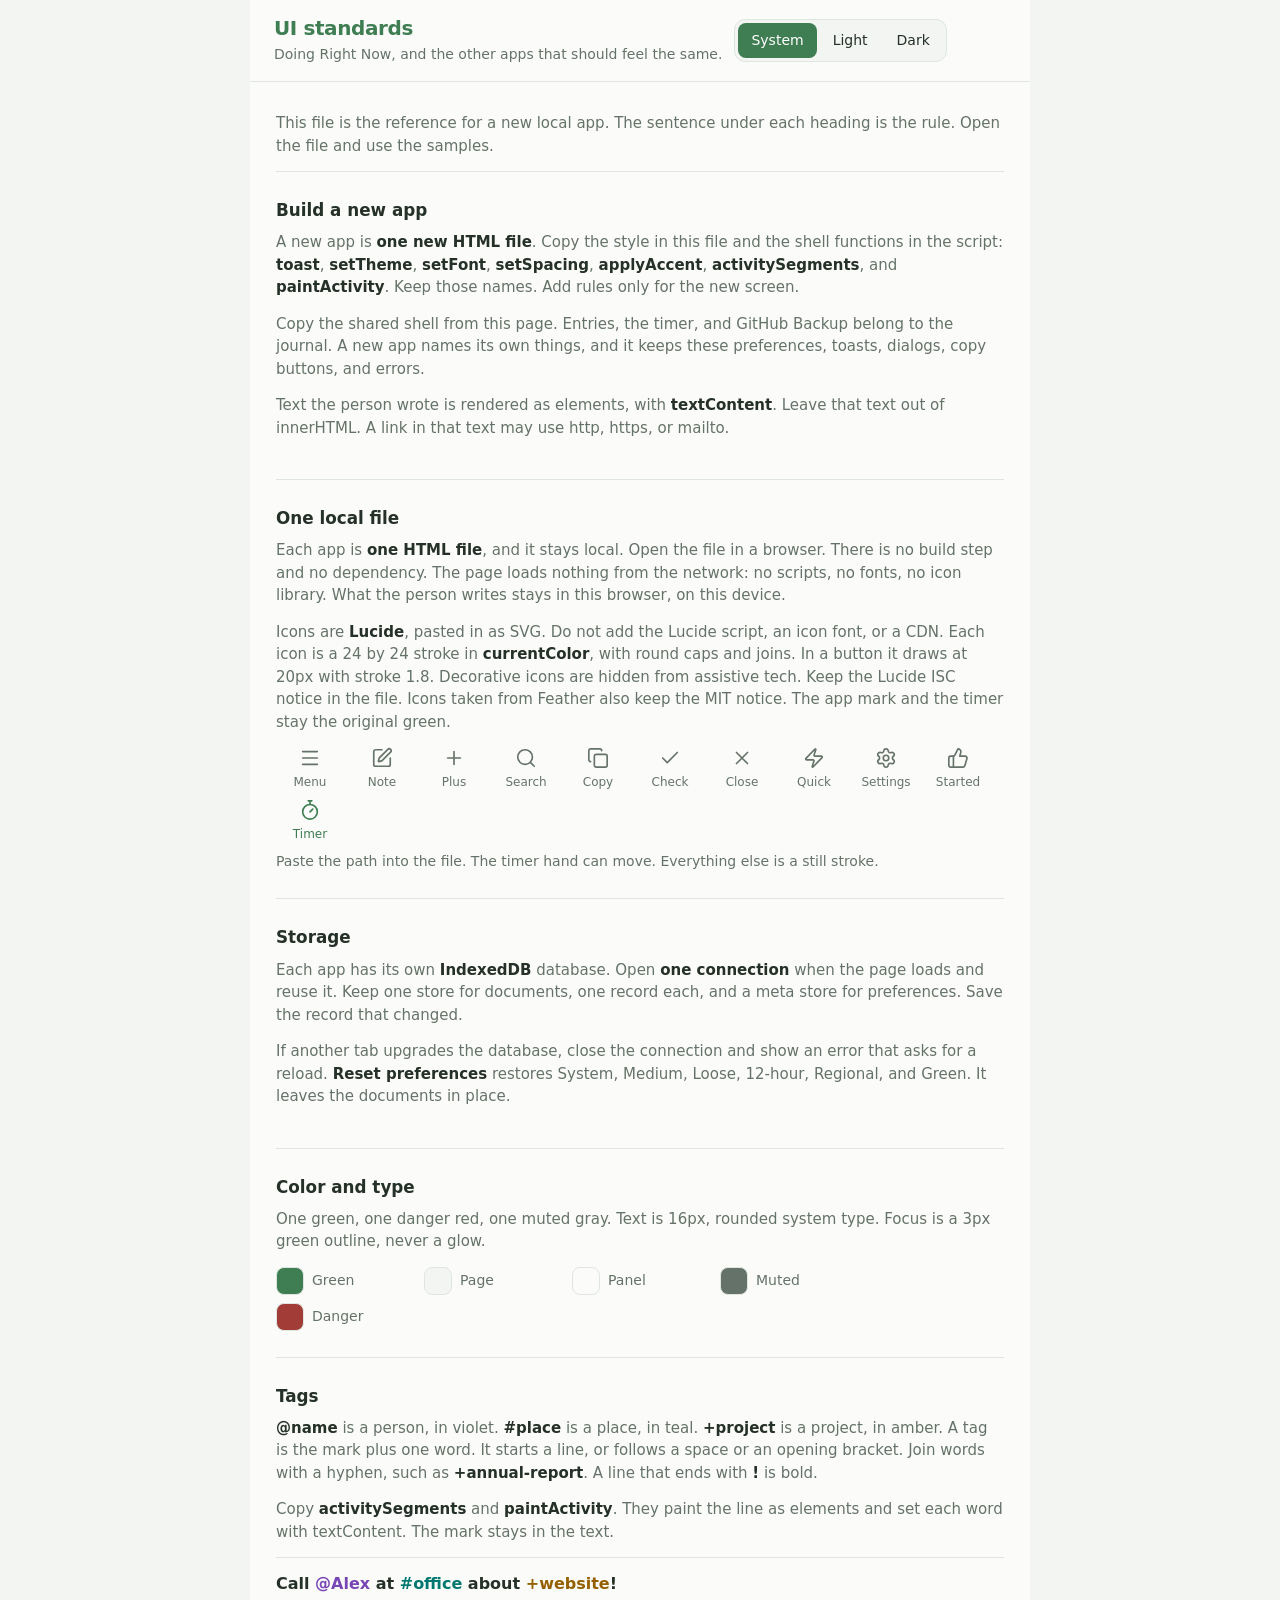
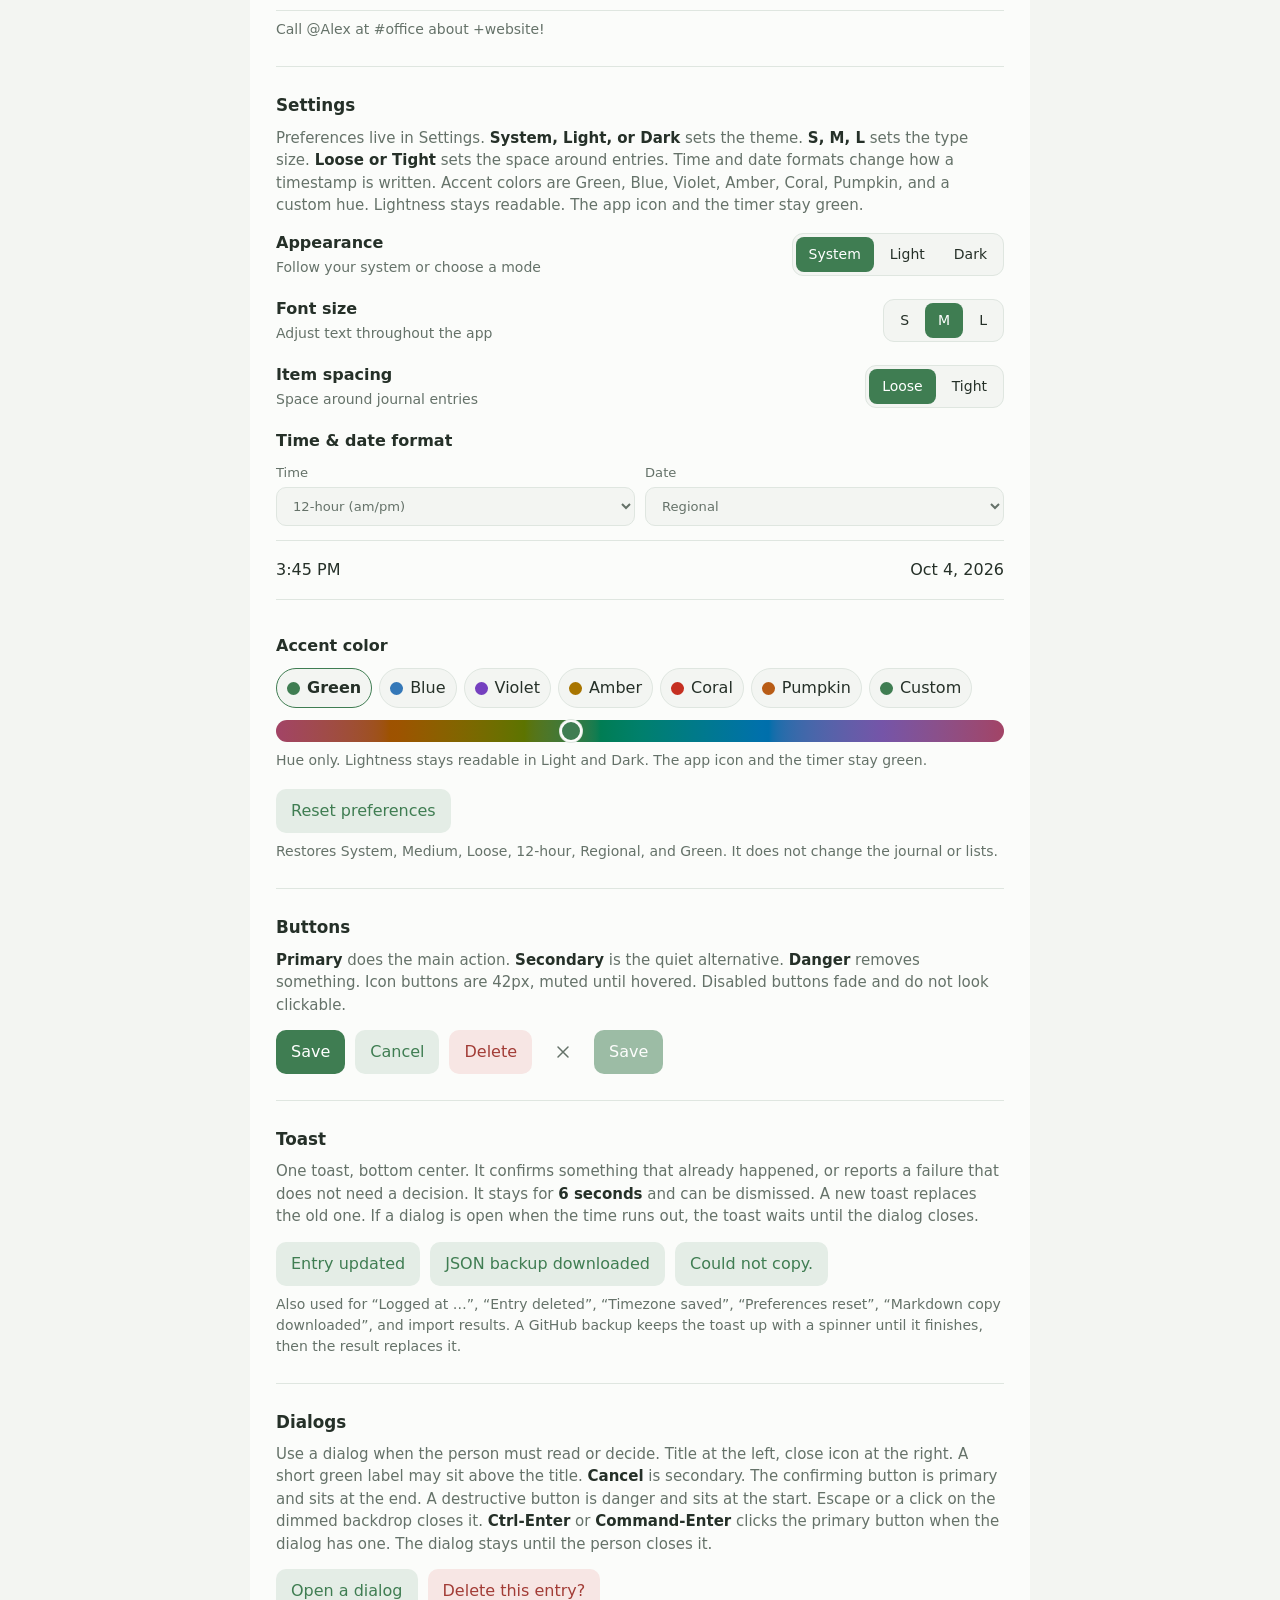
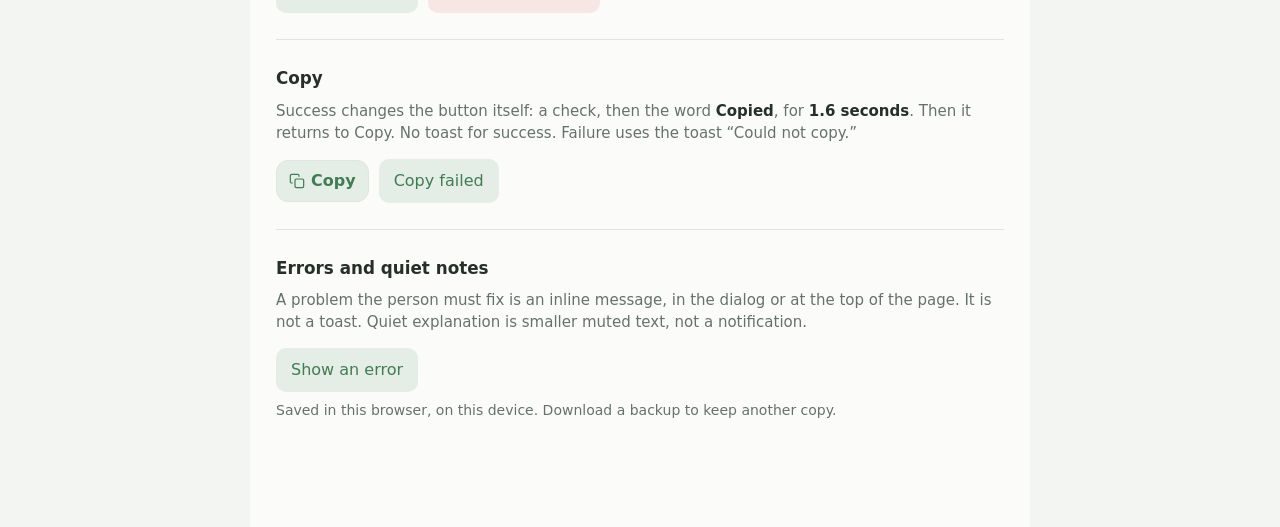
<file: drn-ui-standards.html>
<!doctype html>
<html lang="en">
<head>
<meta charset="utf-8">
<meta name="viewport" content="width=device-width, initial-scale=1">
<title>Doing Right Now UI standards</title>
<style>
:root{
  --bg:#f3f5f2;--panel:#fbfcfa;--ink:#253028;--muted:#657269;--line:#dfe6e0;
  --green:#3f7d52;--soft:#e7f0e9;--danger:#a23c36;
  font:16px/1.5 ui-rounded,"SF Pro Rounded","Segoe UI",system-ui,sans-serif;
}
html[data-theme="dark"]{
  --bg:#18201b;--panel:#202a23;--ink:#e5eee7;--muted:#a8b9ad;--line:#39483d;
  --green:#94c5a1;--soft:#2d4434;
}
*{box-sizing:border-box}
body{margin:0;color:var(--ink);background:var(--bg);min-height:100vh}
button,input,select,textarea{font:inherit;color:inherit}
button{cursor:pointer;border:0}
button:disabled{cursor:default;opacity:.5}
button,input,select,textarea{outline-offset:3px}
button:focus-visible,input:focus-visible,select:focus-visible,textarea:focus-visible{outline:3px solid #76a986}
textarea{border:1px solid var(--line);border-radius:10px;background:var(--bg);padding:10px 12px;min-width:0}
button svg{width:20px;height:20px;fill:none;stroke:currentColor;stroke-width:1.8;stroke-linecap:round;stroke-linejoin:round;pointer-events:none}
.shell{max-width:780px;min-height:100vh;margin:auto;background:var(--panel)}
.topbar{display:flex;align-items:center;gap:12px;padding:16px 24px;border-bottom:1px solid var(--line)}
.topbar h1{flex:1;margin:0;font-size:1.25rem;line-height:1.2;color:var(--green);letter-spacing:-.02em}
.topbar p{margin:4px 0 0;font-size:.875rem;color:var(--muted);font-weight:500}
.main{padding:30px 26px 80px}
.rule{margin:0 0 14px;color:var(--muted);font-size:.9375rem}
.rule strong{color:var(--ink);font-weight:650}
section{padding:26px 0;border-top:1px solid var(--line)}
section h2{margin:0 0 8px;font-size:1.05rem}
.row{display:flex;flex-wrap:wrap;gap:10px;align-items:center}
.primary,.secondary,.danger{border-radius:10px;padding:10px 15px;min-height:42px}
.primary{background:var(--green);color:var(--accent-ink,#fff)}
.primary:hover{filter:brightness(.94)}
.secondary{background:var(--soft);color:var(--green)}
.danger{background:#f7e6e4;color:var(--danger)}
html[data-theme="dark"] .danger{background:#492b29;color:#ffb9b3}
html[data-font-size="small"]{font-size:14px}
html[data-font-size="large"]{font-size:18px}
button.icon{height:42px;width:42px;display:grid;place-items:center;border-radius:12px;background:transparent;color:var(--muted)}
button.icon:hover{background:var(--soft);color:var(--green)}
.segments{display:flex;gap:3px;background:var(--bg);border:1px solid var(--line);padding:3px;border-radius:11px}
.segments button{padding:7px 13px;background:transparent;border-radius:8px;font-size:.875rem}
.segments button[aria-pressed="true"]{background:var(--green);color:var(--accent-ink,#fff)}
.swatches{display:flex;flex-wrap:wrap;gap:8px;margin-top:12px}
.swatch{display:flex;align-items:center;gap:8px;min-width:140px;font-size:.875rem;color:var(--muted)}
.swatch i{width:28px;height:28px;border-radius:8px;border:1px solid var(--line);display:block}
.help{font-size:.875rem;color:var(--muted);margin:8px 0 0}
.error{color:var(--danger);background:#f7e6e4;padding:12px 14px;border-radius:10px;margin:0}
html[data-theme="dark"] .error{background:#492b29;color:#ffb9b3}
.activity-emphasis{font-weight:750}
.tag-person{color:#7845b5}.tag-place{color:#00776f}.tag-project{color:#956000}
html[data-theme="dark"] .tag-person{color:#c3a0ef}
html[data-theme="dark"] .tag-place{color:#67d4c8}
html[data-theme="dark"] .tag-project{color:#f1c575}
.tag-person,.tag-place,.tag-project{font-weight:750}
.tag-line{margin:12px 0 0;padding:14px 0;border-top:1px solid var(--line);border-bottom:1px solid var(--line);overflow-wrap:anywhere}
dialog{width:min(520px,calc(100% - 28px));max-height:90vh;border:1px solid var(--line);border-radius:20px;padding:24px;background:var(--panel);color:var(--ink);box-shadow:0 20px 80px #14221930}
dialog::backdrop{background:#101b1466}
dialog h2{margin:0;font-size:1.25rem}
dialog .head{display:flex;justify-content:space-between;align-items:center;margin-bottom:18px}
dialog p{color:var(--muted);font-size:.9375rem}
.dialog-kicker{display:block;text-transform:uppercase;letter-spacing:.12em;font-size:.68rem;font-weight:800;color:var(--green);margin-bottom:2px}
.actions{display:flex;justify-content:flex-end;gap:9px;margin-top:24px;flex-wrap:wrap}
.actions .danger{margin-right:auto}
label.field{display:grid;gap:6px;margin:15px 0;font-size:.9375rem}
input,select{border:1px solid var(--line);border-radius:10px;background:var(--bg);padding:10px 12px;min-width:0}
.pref{display:grid;gap:18px}
.pref-row{display:flex;align-items:center;justify-content:space-between;gap:16px;flex-wrap:wrap}
.pref-row b{display:block}
.pref-row .help{margin:0}
.format-controls{display:grid;grid-template-columns:1fr 1fr;gap:10px}
.format-controls label{display:grid;gap:5px;color:var(--muted);font-size:.82rem}
.format-controls select{width:100%}
.accent-grid{display:flex;flex-wrap:wrap;gap:7px}
.accent-grid button{display:flex;align-items:center;gap:7px;border:1px solid var(--line);background:var(--bg);border-radius:99px;padding:7px 10px}
.accent-grid button[aria-pressed="true"]{border-color:var(--green);font-weight:750}
.accent-dot{width:13px;height:13px;border-radius:50%;background:var(--swatch);flex:0 0 13px}
.accent-hue{margin-top:12px}
.accent-hue input{display:block;width:100%;height:22px;margin:0;padding:0;border:0;background:linear-gradient(90deg,oklch(.52 .13 0),oklch(.52 .13 60),oklch(.52 .13 120),oklch(.52 .13 180),oklch(.52 .13 240),oklch(.52 .13 300),oklch(.52 .13 360));border-radius:99px;appearance:none}
.accent-hue input::-webkit-slider-thumb{-webkit-appearance:none;width:22px;height:22px;border-radius:50%;background:var(--green);border:2px solid var(--panel);box-shadow:0 0 0 1px var(--line)}
.sample-entry{display:flex;justify-content:space-between;gap:12px;border-top:1px solid var(--line);border-bottom:1px solid var(--line);padding:17px 0;margin-top:14px}
html[data-item-spacing="tight"] .sample-entry{padding:4px 0}
@media(max-width:420px){.format-controls{grid-template-columns:1fr}}
.copy-results{display:inline-flex;align-items:center;justify-content:center;gap:6px;min-height:42px;padding:8px 12px;border:1px solid var(--line);border-radius:12px;background:var(--soft);color:var(--green);font-weight:750}
.copy-results svg{width:16px;height:16px}
.copy-results.copied{color:#3f7d52}
.icon-set{display:flex;flex-wrap:wrap;gap:8px 4px;margin-top:4px}
.icon-set span{display:grid;justify-items:center;gap:4px;width:68px;color:var(--muted);font-size:.75rem}
.icon-set svg{width:22px;height:22px;fill:none;stroke:currentColor;stroke-width:1.8;stroke-linecap:round;stroke-linejoin:round}
.icon-set .stays-green{color:#3f7d52}
.toast{position:fixed;bottom:22px;left:50%;transform:translateX(-50%);width:max-content;max-width:calc(100% - 28px);display:flex;align-items:center;gap:14px;background:#253028;color:#fff;border-radius:14px;padding:12px 16px;box-shadow:0 12px 36px #24302830;font-size:.9375rem;z-index:10}
.toast button{background:#ffffff24;color:#fff;border-radius:8px;padding:6px 11px}
html[data-theme="dark"] .toast{background:#e5eee7;color:#253028}
html[data-theme="dark"] .toast button{background:#25302815;color:#253028}
[hidden]{display:none!important}
@media(prefers-reduced-motion:no-preference){
  dialog.opening{animation:appear .14s ease-out}
  @keyframes appear{from{opacity:0;transform:translateY(5px)}to{opacity:1;transform:none}}
}
@media(max-width:520px){.main{padding:24px 18px 70px}.topbar{padding:15px 18px}}
</style>
</head>
<body>
<div class="shell">
  <header class="topbar">
    <div>
      <h1>UI standards</h1>
      <p>Doing Right Now, and the other apps that should feel the same.</p>
    </div>
    <div class="segments" role="group" aria-label="Appearance">
      <button type="button" data-theme="system" aria-pressed="false">System</button>
      <button type="button" data-theme="light" aria-pressed="false">Light</button>
      <button type="button" data-theme="dark" aria-pressed="false">Dark</button>
    </div>
  </header>
  <main class="main">
    <p class="rule">This file is the reference for a new local app. The sentence under each heading is the rule. Open the file and use the samples.</p>

    <section>
      <h2>Build a new app</h2>
      <p class="rule">A new app is <strong>one new HTML file</strong>. Copy the style in this file and the shell functions in the script: <strong>toast</strong>, <strong>setTheme</strong>, <strong>setFont</strong>, <strong>setSpacing</strong>, <strong>applyAccent</strong>, <strong>activitySegments</strong>, and <strong>paintActivity</strong>. Keep those names. Add rules only for the new screen.</p>
      <p class="rule">Copy the shared shell from this page. Entries, the timer, and GitHub Backup belong to the journal. A new app names its own things, and it keeps these preferences, toasts, dialogs, copy buttons, and errors.</p>
      <p class="rule">Text the person wrote is rendered as elements, with <strong>textContent</strong>. Leave that text out of innerHTML. A link in that text may use http, https, or mailto.</p>
    </section>

    <!-- Embedded Lucide SVG icons. Source: https://github.com/lucide-icons/lucide
    ISC License. Copyright (c) 2026 Lucide Icons and Contributors.
    Permission to use, copy, modify, and/or distribute this software for any
    purpose with or without fee is hereby granted, provided that the above
    copyright notice and this permission notice appear in all copies.
    THE SOFTWARE IS PROVIDED "AS IS" AND THE AUTHOR DISCLAIMS ALL WARRANTIES
    WITH REGARD TO THIS SOFTWARE INCLUDING ALL IMPLIED WARRANTIES OF
    MERCHANTABILITY AND FITNESS. IN NO EVENT SHALL THE AUTHOR BE LIABLE FOR
    ANY SPECIAL, DIRECT, INDIRECT, OR CONSEQUENTIAL DAMAGES OR ANY DAMAGES
    WHATSOEVER RESULTING FROM LOSS OF USE, DATA OR PROFITS, WHETHER IN AN
    ACTION OF CONTRACT, NEGLIGENCE OR OTHER TORTIOUS ACTION, ARISING OUT OF
    OR IN CONNECTION WITH THE USE OR PERFORMANCE OF THIS SOFTWARE.
    Feather-derived icons in this file: plus, search, clipboard, check, x.
    MIT License. Copyright (c) 2013-present Cole Bemis.
    Permission is hereby granted, free of charge, to any person obtaining a copy
    of this software and associated documentation files (the "Software"), to deal
    in the Software without restriction, including without limitation the rights
    to use, copy, modify, merge, publish, distribute, sublicense, and/or sell
    copies of the Software, and to permit persons to whom the Software is
    furnished to do so, subject to the following conditions:
    The above copyright notice and this permission notice shall be included in all
    copies or substantial portions of the Software.
    THE SOFTWARE IS PROVIDED "AS IS", WITHOUT WARRANTY OF ANY KIND, EXPRESS OR
    IMPLIED, INCLUDING BUT NOT LIMITED TO THE WARRANTIES OF MERCHANTABILITY,
    FITNESS FOR A PARTICULAR PURPOSE AND NONINFRINGEMENT. IN NO EVENT SHALL THE
    AUTHORS OR COPYRIGHT HOLDERS BE LIABLE FOR ANY CLAIM, DAMAGES OR OTHER
    LIABILITY, WHETHER IN AN ACTION OF CONTRACT, TORT OR OTHERWISE, ARISING FROM,
    OUT OF OR IN CONNECTION WITH THE SOFTWARE OR THE USE OR OTHER DEALINGS IN THE
    SOFTWARE. -->
    <section>
      <h2>One local file</h2>
      <p class="rule">Each app is <strong>one HTML file</strong>, and it stays local. Open the file in a browser. There is no build step and no dependency. The page loads nothing from the network: no scripts, no fonts, no icon library. What the person writes stays in this browser, on this device.</p>
      <p class="rule">Icons are <strong>Lucide</strong>, pasted in as SVG. Do not add the Lucide script, an icon font, or a CDN. Each icon is a 24 by 24 stroke in <strong>currentColor</strong>, with round caps and joins. In a button it draws at 20px with stroke 1.8. Decorative icons are hidden from assistive tech. Keep the Lucide ISC notice in the file. Icons taken from Feather also keep the MIT notice. The app mark and the timer stay the original green.</p>
      <div class="icon-set" aria-hidden="true">
        <span><svg viewBox="0 0 24 24"><path d="M4 5h16M4 12h16M4 19h16"/></svg>Menu</span>
        <span><svg viewBox="0 0 24 24"><path d="M12 3H5a2 2 0 0 0-2 2v14a2 2 0 0 0 2 2h14a2 2 0 0 0 2-2v-7"/><path d="M18.375 2.625a1 1 0 0 1 3 3l-9.013 9.014a2 2 0 0 1-.853.505l-2.873.84a.5.5 0 0 1-.62-.62l.84-2.873a2 2 0 0 1 .506-.852z"/></svg>Note</span>
        <span><svg viewBox="0 0 24 24"><path d="M5 12h14M12 5v14"/></svg>Plus</span>
        <span><svg viewBox="0 0 24 24"><circle cx="11" cy="11" r="8"/><path d="m21 21-4.3-4.3"/></svg>Search</span>
        <span><svg viewBox="0 0 24 24"><rect width="14" height="14" x="8" y="8" rx="2" ry="2"/><path d="M4 16c-1.1 0-2-.9-2-2V4c0-1.1.9-2 2-2h10c1.1 0 2 .9 2 2"/></svg>Copy</span>
        <span><svg viewBox="0 0 24 24"><path d="M20 6 9 17l-5-5"/></svg>Check</span>
        <span><svg viewBox="0 0 24 24"><path d="M18 6 6 18M6 6l12 12"/></svg>Close</span>
        <span><svg viewBox="0 0 24 24"><path d="M4 14a1 1 0 0 1-.78-1.63l9.9-10.2a.5.5 0 0 1 .86.46l-1.92 6.02A1 1 0 0 0 13 10h7a1 1 0 0 1 .78 1.63l-9.9 10.2a.5.5 0 0 1-.86-.46l1.92-6.02A1 1 0 0 0 11 14z"/></svg>Quick</span>
        <span><svg viewBox="0 0 24 24"><path d="M9.671 4.136a2.34 2.34 0 0 1 4.659 0 2.34 2.34 0 0 0 3.319 1.915 2.34 2.34 0 0 1 2.33 4.033 2.34 2.34 0 0 0 0 3.831 2.34 2.34 0 0 1-2.33 4.033 2.34 2.34 0 0 0-3.319 1.915 2.34 2.34 0 0 1-4.659 0 2.34 2.34 0 0 0-3.32-1.915 2.34 2.34 0 0 1-2.33-4.033 2.34 2.34 0 0 0 0-3.831A2.34 2.34 0 0 1 6.35 6.051a2.34 2.34 0 0 0 3.319-1.915"/><circle cx="12" cy="12" r="3"/></svg>Settings</span>
        <span><svg viewBox="0 0 24 24"><path d="M7 10v12"/><path d="M15 5.88 14 10h5.83a2 2 0 0 1 1.92 2.56l-2.33 8A2 2 0 0 1 17.5 22H4a2 2 0 0 1-2-2v-8a2 2 0 0 1 2-2h2.76a2 2 0 0 0 1.79-1.11L12 2a3.13 3.13 0 0 1 3 3.88Z"/></svg>Started</span>
        <span class="stays-green"><svg viewBox="0 0 24 24"><path d="M10 2h4M12 6V2"/><circle cx="12" cy="14" r="8"/><path d="M12 14 15 11"/></svg>Timer</span>
      </div>
      <p class="help">Paste the path into the file. The timer hand can move. Everything else is a still stroke.</p>
    </section>

    <section>
      <h2>Storage</h2>
      <p class="rule">Each app has its own <strong>IndexedDB</strong> database. Open <strong>one connection</strong> when the page loads and reuse it. Keep one store for documents, one record each, and a meta store for preferences. Save the record that changed.</p>
      <p class="rule">If another tab upgrades the database, close the connection and show an error that asks for a reload. <strong>Reset preferences</strong> restores System, Medium, Loose, 12-hour, Regional, and Green. It leaves the documents in place.</p>
    </section>

    <section>
      <h2>Color and type</h2>
      <p class="rule">One green, one danger red, one muted gray. Text is 16px, rounded system type. Focus is a 3px green outline, never a glow.</p>
      <div class="swatches" aria-hidden="true">
        <span class="swatch"><i style="background:#3f7d52"></i>Green</span>
        <span class="swatch"><i style="background:#f3f5f2"></i>Page</span>
        <span class="swatch"><i style="background:#fbfcfa"></i>Panel</span>
        <span class="swatch"><i style="background:#657269"></i>Muted</span>
        <span class="swatch"><i style="background:#a23c36"></i>Danger</span>
      </div>
    </section>

    <section>
      <h2>Tags</h2>
      <p class="rule"><strong>@name</strong> is a person, in violet. <strong>#place</strong> is a place, in teal. <strong>+project</strong> is a project, in amber. A tag is the mark plus one word. It starts a line, or follows a space or an opening bracket. Join words with a hyphen, such as <strong>+annual-report</strong>. A line that ends with <strong>!</strong> is bold.</p>
      <p class="rule">Copy <strong>activitySegments</strong> and <strong>paintActivity</strong>. They paint the line as elements and set each word with textContent. The mark stays in the text.</p>
      <p class="tag-line" id="tag-sample"></p>
      <p class="help">Call @Alex at #office about +website!</p>
    </section>

    <section>
      <h2>Settings</h2>
      <p class="rule">Preferences live in Settings. <strong>System, Light, or Dark</strong> sets the theme. <strong>S, M, L</strong> sets the type size. <strong>Loose or Tight</strong> sets the space around entries. Time and date formats change how a timestamp is written. Accent colors are Green, Blue, Violet, Amber, Coral, Pumpkin, and a custom hue. Lightness stays readable. The app icon and the timer stay green.</p>
      <div class="pref">
        <div class="pref-row">
          <span><b>Appearance</b><span class="help">Follow your system or choose a mode</span></span>
          <div class="segments" role="group" aria-label="Appearance">
            <button type="button" data-theme="system">System</button>
            <button type="button" data-theme="light">Light</button>
            <button type="button" data-theme="dark">Dark</button>
          </div>
        </div>
        <div class="pref-row">
          <span><b>Font size</b><span class="help">Adjust text throughout the app</span></span>
          <div class="segments" role="group" aria-label="Font size">
            <button type="button" data-font-size="small">S</button>
            <button type="button" data-font-size="medium">M</button>
            <button type="button" data-font-size="large">L</button>
          </div>
        </div>
        <div class="pref-row">
          <span><b>Item spacing</b><span class="help">Space around journal entries</span></span>
          <div class="segments" role="group" aria-label="Item spacing">
            <button type="button" data-item-spacing="loose">Loose</button>
            <button type="button" data-item-spacing="tight">Tight</button>
          </div>
        </div>
        <div>
          <b>Time &amp; date format</b>
          <div class="format-controls" style="margin-top:10px">
            <label>Time
              <select id="time-format">
                <option value="12">12-hour (am/pm)</option>
                <option value="24">24-hour</option>
              </select>
            </label>
            <label>Date
              <select id="date-format">
                <option value="regional">Regional</option>
                <option value="mdy">MM/DD/YYYY</option>
                <option value="dmy">DD/MM/YYYY</option>
                <option value="iso">YYYY-MM-DD</option>
              </select>
            </label>
          </div>
          <p class="sample-entry"><span id="sample-time">3:45 PM</span><span id="sample-date">Oct 4, 2026</span></p>
        </div>
        <div>
          <b>Accent color</b>
          <div class="accent-grid" role="group" aria-label="Accent color" style="margin-top:10px">
            <button type="button" data-accent="green"><span class="accent-dot" style="--swatch:#3f7d52"></span>Green</button>
            <button type="button" data-accent="blue"><span class="accent-dot" style="--swatch:#3478b8"></span>Blue</button>
            <button type="button" data-accent="violet"><span class="accent-dot" style="--swatch:#7540bf"></span>Violet</button>
            <button type="button" data-accent="amber"><span class="accent-dot" style="--swatch:#a87500"></span>Amber</button>
            <button type="button" data-accent="coral"><span class="accent-dot" style="--swatch:#c52f21"></span>Coral</button>
            <button type="button" data-accent="pumpkin"><span class="accent-dot" style="--swatch:#b85c16"></span>Pumpkin</button>
            <button type="button" data-accent="custom"><span class="accent-dot" id="accent-custom-dot" style="--swatch:#3f7d52"></span>Custom</button>
          </div>
          <div class="accent-hue"><input type="range" id="accent-hue" min="0" max="360" value="145" step="1" aria-label="Accent hue"></div>
          <p class="help">Hue only. Lightness stays readable in Light and Dark. The app icon and the timer stay green.</p>
        </div>
        <div>
          <button type="button" class="secondary" id="reset-preferences">Reset preferences</button>
          <p class="help">Restores System, Medium, Loose, 12-hour, Regional, and Green. It does not change the journal or lists.</p>
        </div>
      </div>
    </section>

    <section>
      <h2>Buttons</h2>
      <p class="rule"><strong>Primary</strong> does the main action. <strong>Secondary</strong> is the quiet alternative. <strong>Danger</strong> removes something. Icon buttons are 42px, muted until hovered. Disabled buttons fade and do not look clickable.</p>
      <div class="row">
        <button class="primary" type="button">Save</button>
        <button class="secondary" type="button">Cancel</button>
        <button class="danger" type="button">Delete</button>
        <button class="icon" type="button" aria-label="Close">
          <svg viewBox="0 0 24 24"><path d="M18 6 6 18M6 6l12 12"/></svg>
        </button>
        <button class="primary" type="button" disabled>Save</button>
      </div>
    </section>

    <section>
      <h2>Toast</h2>
      <p class="rule">One toast, bottom center. It confirms something that already happened, or reports a failure that does not need a decision. It stays for <strong>6 seconds</strong> and can be dismissed. A new toast replaces the old one. If a dialog is open when the time runs out, the toast waits until the dialog closes.</p>
      <div class="row">
        <button class="secondary" type="button" id="toast-saved">Entry updated</button>
        <button class="secondary" type="button" id="toast-backup">JSON backup downloaded</button>
        <button class="secondary" type="button" id="toast-fail">Could not copy.</button>
      </div>
      <p class="help">Also used for “Logged at …”, “Entry deleted”, “Timezone saved”, “Preferences reset”, “Markdown copy downloaded”, and import results. A GitHub backup keeps the toast up with a spinner until it finishes, then the result replaces it.</p>
    </section>

    <section>
      <h2>Dialogs</h2>
      <p class="rule">Use a dialog when the person must read or decide. Title at the left, close icon at the right. A short green label may sit above the title. <strong>Cancel</strong> is secondary. The confirming button is primary and sits at the end. A destructive button is danger and sits at the start. Escape or a click on the dimmed backdrop closes it. <strong>Ctrl-Enter</strong> or <strong>Command-Enter</strong> clicks the primary button when the dialog has one. The dialog stays until the person closes it.</p>
      <div class="row">
        <button class="secondary" type="button" id="open-info">Open a dialog</button>
        <button class="danger" type="button" id="open-delete">Delete this entry?</button>
      </div>
    </section>

    <section>
      <h2>Copy</h2>
      <p class="rule">Success changes the button itself: a check, then the word <strong>Copied</strong>, for <strong>1.6 seconds</strong>. Then it returns to Copy. No toast for success. Failure uses the toast “Could not copy.”</p>
      <div class="row">
        <button class="copy-results" type="button" id="copy-ok">
          <svg viewBox="0 0 24 24"><rect x="9" y="9" width="13" height="13" rx="2"/><path d="M5 15H4a2 2 0 0 1-2-2V4a2 2 0 0 1 2-2h9a2 2 0 0 1 2 2v1"/></svg>
          <span>Copy</span>
        </button>
        <button class="secondary" type="button" id="copy-fail">Copy failed</button>
      </div>
    </section>

    <section>
      <h2>Errors and quiet notes</h2>
      <p class="rule">A problem the person must fix is an inline message, in the dialog or at the top of the page. It is not a toast. Quiet explanation is smaller muted text, not a notification.</p>
      <p class="error" id="page-error" hidden role="alert">Choose a JSON file smaller than 20 MB.</p>
      <div class="row" style="margin-top:12px">
        <button class="secondary" type="button" id="show-error">Show an error</button>
      </div>
      <p class="help">Saved in this browser, on this device. Download a backup to keep another copy.</p>
    </section>
  </main>
</div>

<dialog id="info-dialog" aria-labelledby="info-title">
  <div class="head">
    <div>
      <span class="dialog-kicker">Settings</span>
      <h2 id="info-title">Preferences &amp; lists</h2>
    </div>
    <button class="icon close" type="button" aria-label="Close dialog">
      <svg viewBox="0 0 24 24"><path d="M18 6 6 18M6 6l12 12"/></svg>
    </button>
  </div>
  <p>A dialog explains or collects a choice. It does not close itself.</p>
  <div class="actions">
    <button class="secondary close" type="button">Cancel</button>
    <button class="primary close" type="button">Done</button>
  </div>
</dialog>

<dialog id="delete-dialog" aria-labelledby="delete-title">
  <div class="head">
    <h2 id="delete-title">Delete this entry?</h2>
    <button class="icon close" type="button" aria-label="Close delete confirmation">
      <svg viewBox="0 0 24 24"><path d="M18 6 6 18M6 6l12 12"/></svg>
    </button>
  </div>
  <p id="delete-summary">Open the document</p>
  <div class="actions">
    <button class="danger" type="button" id="confirm-delete">Delete</button>
    <button class="secondary close" type="button">Cancel</button>
  </div>
</dialog>

<div class="toast" id="toast" role="status" hidden>
  <span id="toast-message"></span>
  <button type="button" id="dismiss-toast">Dismiss</button>
</div>

<script>
// Shell for a new app. Copy these functions and keep the names:
// toast, setTheme, setFont, setSpacing, applyAccent, activitySegments, paintActivity.
const $ = id => document.getElementById(id);
function activitySegments(text){
  const segments = [], pattern = /(^|[\s([{])([@#+][\p{L}\p{N}_][\p{L}\p{N}_-]*)/gu;
  let end = 0;
  for (const match of text.matchAll(pattern)) {
    const start = match.index + match[1].length;
    if (start > end) segments.push({text: text.slice(end, start), type: ''});
    const token = match[2];
    segments.push({text: token, type: token[0] === '@' ? 'person' : token[0] === '#' ? 'place' : 'project'});
    end = start + token.length;
  }
  if (end < text.length) segments.push({text: text.slice(end), type: ''});
  return segments;
}
function paintActivity(node, text){
  node.classList.toggle('activity-emphasis', text.trimEnd().endsWith('!'));
  node.replaceChildren(...activitySegments(text).map(segment => {
    const span = document.createElement('span');
    if (segment.type) span.className = 'tag-' + segment.type;
    span.textContent = segment.text;
    return span;
  }));
}
paintActivity($('tag-sample'), 'Call @Alex at #office about +website!');
let toastTimer, copyTimer;
const dialogOpen = () => [...document.querySelectorAll('dialog')].some(dialog => dialog.hasAttribute('open'));
function toast(message){
  clearTimeout(toastTimer);
  $('toast-message').textContent = message;
  $('toast').hidden = false;
  const hide = () => {
    if (dialogOpen()) { toastTimer = setTimeout(hide, 500); return; }
    $('toast').hidden = true;
  };
  toastTimer = setTimeout(hide, 6000);
}
const showModal = HTMLDialogElement.prototype.showModal;
HTMLDialogElement.prototype.showModal = function(){
  this.classList.add('opening');
  showModal.call(this);
  const done = () => this.classList.remove('opening');
  this.addEventListener('animationend', done, {once:true});
  setTimeout(done, 200);
};
document.querySelectorAll('.close').forEach(button => button.onclick = () => button.closest('dialog').close());
document.querySelectorAll('dialog').forEach(dialog => {
  dialog.addEventListener('click', event => {
    if (!event.isTrusted || !event.detail) return;
    const box = dialog.getBoundingClientRect();
    if (event.target === dialog && (event.clientX < box.left || event.clientX > box.right || event.clientY < box.top || event.clientY > box.bottom)) dialog.close();
  });
});
const ACCENTS = {
  green:['#3f7d52','#79b98b',145], blue:['#3478b8','#70aee3',207], violet:['#7540bf','#b290d9',266],
  amber:['#8a6100','#e2b84b',42], coral:['#c52f21','#f17961',5], pumpkin:['#b85c16','#e98a43',26]
};
let themeChoice = 'system', accent = 'green', hue = 145;
const darkNow = () => themeChoice === 'dark' || (themeChoice === 'system' && matchMedia('(prefers-color-scheme: dark)').matches);
function inkFor(color){
  const probe = document.createElement('canvas').getContext('2d');
  probe.fillStyle = '#010101';
  probe.fillStyle = color;
  const hex = probe.fillStyle;
  if (!/^#[0-9a-f]{6}$/i.test(hex)) return '#fff';
  const n = parseInt(hex.slice(1), 16), channels = [(n>>16)&255,(n>>8)&255,n&255].map(v => { v/=255; return v<=.04045 ? v/12.92 : ((v+.055)/1.055)**2.4; });
  const lum = channels[0]*.2126 + channels[1]*.7152 + channels[2]*.0722;
  return (1.05/(lum+.05)) >= ((lum+.05)/.05) ? '#fff' : '#000';
}
function accentColor(dark){
  if (accent === 'custom') {
    const h = ((hue % 360) + 360) % 360;
    const near = Math.min(Math.abs(h-55), 360-Math.abs(h-55));
    const yellow = Math.max(0, 1-near/40);
    const c = (0.12 - yellow*0.03).toFixed(3);
    const l = (dark ? 0.72 - yellow*0.06 : 0.42 - yellow*0.08).toFixed(3);
    return `oklch(${l} ${c} ${h})`;
  }
  return ACCENTS[accent][dark ? 1 : 0];
}
function applyAccent(){
  const dark = darkNow();
  const color = accentColor(dark);
  const root = document.documentElement;
  root.style.setProperty('--green', color);
  root.style.setProperty('--soft', `color-mix(in srgb, var(--panel) 88%, ${color})`);
  root.style.setProperty('--accent-ink', inkFor(color));
  $('accent-custom-dot').style.setProperty('--swatch', accent === 'custom' ? color : '#3f7d52');
  document.querySelectorAll('[data-accent]').forEach(button => button.setAttribute('aria-pressed', String(button.dataset.accent === accent)));
}
function setTheme(theme){
  themeChoice = theme;
  const resolved = darkNow() ? 'dark' : 'light';
  document.documentElement.dataset.theme = resolved;
  document.body.style.colorScheme = resolved;
  document.querySelectorAll('[data-theme]').forEach(button => button.setAttribute('aria-pressed', String(button.dataset.theme === theme)));
  applyAccent();
}
function setFont(size){
  document.documentElement.dataset.fontSize = size;
  document.querySelectorAll('[data-font-size]').forEach(button => button.setAttribute('aria-pressed', String(button.dataset.fontSize === size)));
}
function setSpacing(spacing){
  document.documentElement.dataset.itemSpacing = spacing;
  document.querySelectorAll('[data-item-spacing]').forEach(button => button.setAttribute('aria-pressed', String(button.dataset.itemSpacing === spacing)));
}
function showStamp(){
  const formats = {regional:'Oct 4, 2026', mdy:'10/04/2026', dmy:'04/10/2026', iso:'2026-10-04'};
  $('sample-time').textContent = $('time-format').value === '24' ? '15:45' : '3:45 PM';
  $('sample-date').textContent = formats[$('date-format').value];
}
document.querySelectorAll('[data-theme]').forEach(button => button.onclick = () => setTheme(button.dataset.theme));
document.querySelectorAll('[data-font-size]').forEach(button => button.onclick = () => setFont(button.dataset.fontSize));
document.querySelectorAll('[data-item-spacing]').forEach(button => button.onclick = () => setSpacing(button.dataset.itemSpacing));
document.querySelectorAll('[data-accent]').forEach(button => button.onclick = () => {
  accent = button.dataset.accent;
  if (accent !== 'custom') { hue = ACCENTS[accent][2]; $('accent-hue').value = String(hue); }
  applyAccent();
});
$('accent-hue').oninput = () => { accent = 'custom'; hue = Number($('accent-hue').value); applyAccent(); };
$('time-format').onchange = showStamp;
$('date-format').onchange = showStamp;
$('reset-preferences').onclick = () => {
  accent = 'green'; hue = 145; $('accent-hue').value = '145';
  $('time-format').value = '12'; $('date-format').value = 'regional';
  setTheme('system'); setFont('medium'); setSpacing('loose'); showStamp(); applyAccent();
  toast('Preferences reset');
};
matchMedia('(prefers-color-scheme: dark)').addEventListener('change', () => { if (themeChoice === 'system') setTheme('system'); });
setTheme('system'); setFont('medium'); setSpacing('loose'); showStamp();
$('toast-saved').onclick = () => toast('Entry updated');
$('toast-backup').onclick = () => toast('JSON backup downloaded');
$('toast-fail').onclick = () => toast('Could not copy.');
$('dismiss-toast').onclick = () => { clearTimeout(toastTimer); $('toast').hidden = true; };
$('open-info').onclick = () => $('info-dialog').showModal();
$('open-delete').onclick = () => $('delete-dialog').showModal();
$('confirm-delete').onclick = () => { $('delete-dialog').close(); toast('Entry deleted'); };
const copyIcon = '<svg viewBox="0 0 24 24"><rect x="9" y="9" width="13" height="13" rx="2"/><path d="M5 15H4a2 2 0 0 1-2-2V4a2 2 0 0 1 2-2h9a2 2 0 0 1 2 2v1"/></svg><span>Copy</span>';
const copiedIcon = '<svg viewBox="0 0 24 24"><path d="M20 6 9 17l-5-5"/></svg><span>Copied</span>';
$('copy-ok').onclick = () => {
  const button = $('copy-ok');
  button.classList.add('copied');
  button.innerHTML = copiedIcon;
  clearTimeout(copyTimer);
  copyTimer = setTimeout(() => { button.classList.remove('copied'); button.innerHTML = copyIcon; }, 1600);
};
$('copy-fail').onclick = () => toast('Could not copy.');
$('show-error').onclick = () => { $('page-error').hidden = !$('page-error').hidden; };
document.addEventListener('keydown', event => {
  if (event.key !== 'Enter' || !(event.ctrlKey || event.metaKey) || event.shiftKey || event.altKey || event.isComposing) return;
  const dialog = [...document.querySelectorAll('dialog')].findLast(item => item.open);
  const save = dialog && dialog.querySelector('.actions .primary');
  if (!save || save.disabled) return;
  event.preventDefault();
  save.click();
});
</script>
</body>
</html>
</file>
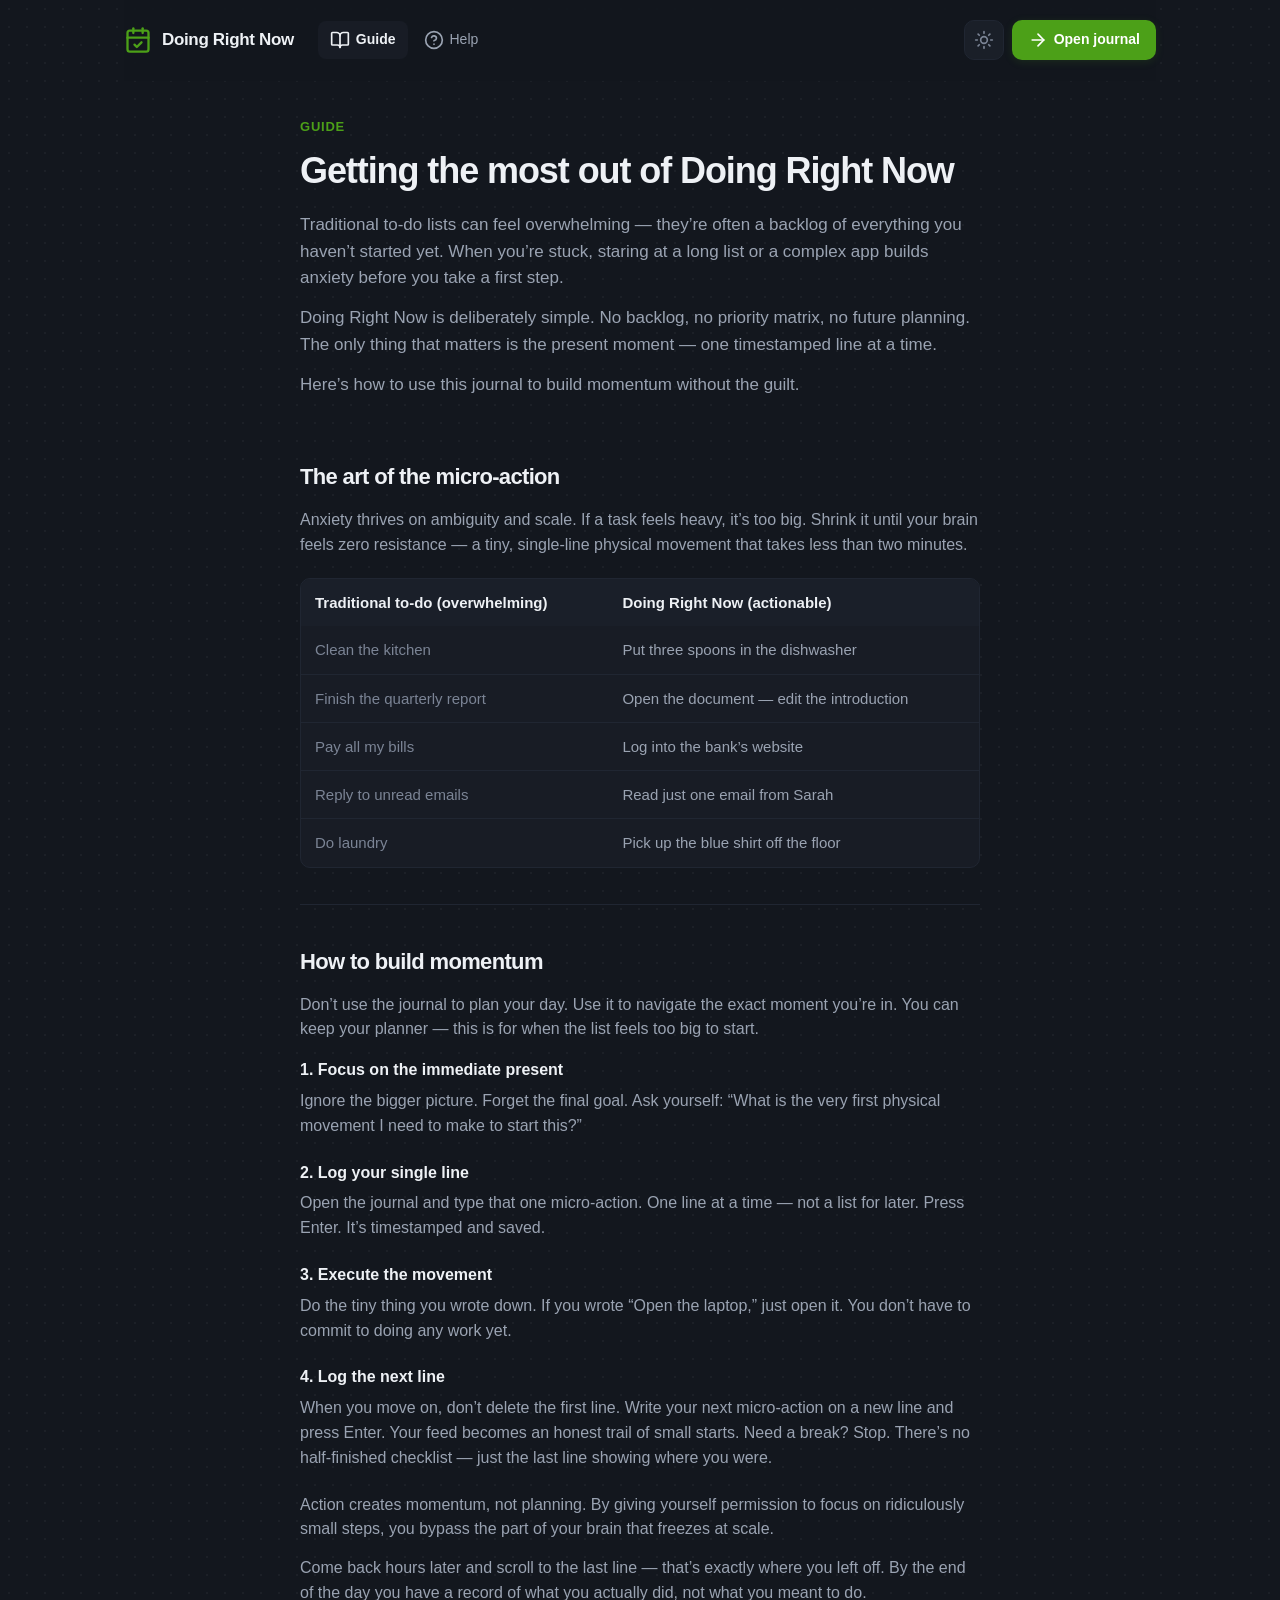
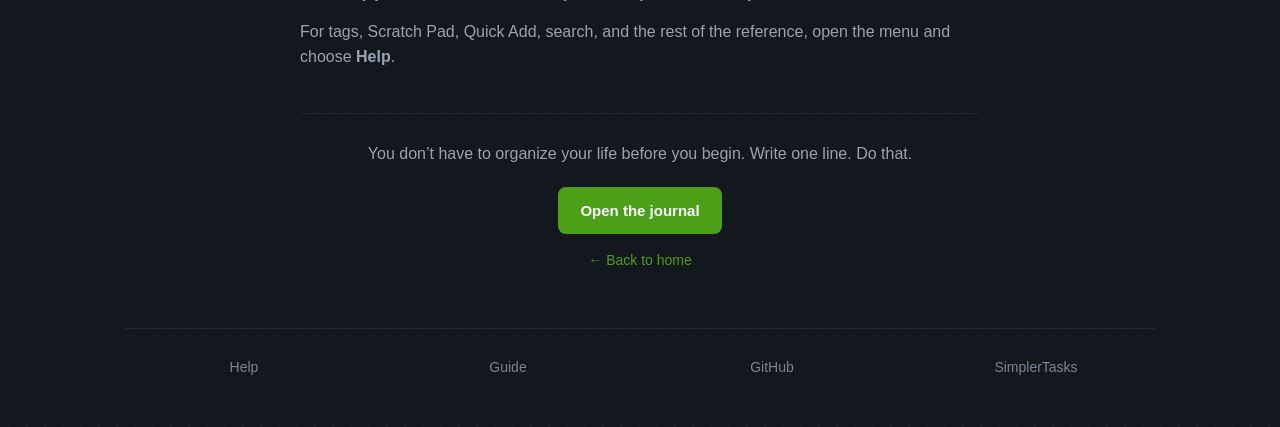
<file: guide.html>
<!DOCTYPE html>
<html lang="en">
<head>
  <meta charset="UTF-8" />
  <meta name="viewport" content="width=device-width, initial-scale=1.0" />
  <meta name="theme-color" content="#13171e" />
  <script>
    try {
      if (localStorage.getItem('doingrightnow_theme') !== 'light') {
        document.documentElement.classList.add('dark');
      }
    } catch (e) {
      document.documentElement.classList.add('dark');
    }
  </script>
  <meta name="description" content="How to use Doing Right Now (DRN) — shrink tasks into micro-actions, log one timestamped line at a time, and build momentum without the backlog guilt." />
  <link rel="canonical" href="https://doingrightnow.com/guide" />
  <meta property="og:type" content="article" />
  <meta property="og:title" content="Getting the most out of Doing Right Now" />
  <meta property="og:description" content="Micro-actions, one line at a time — momentum without the to-do list anxiety." />
  <meta property="og:url" content="https://doingrightnow.com/guide" />
  <meta property="og:image" content="https://doingrightnow.com/images/screenshot-840.jpg" />
  <meta name="twitter:card" content="summary_large_image" />
  <meta name="twitter:title" content="Getting the most out of Doing Right Now" />
  <meta name="twitter:description" content="Micro-actions, one line at a time — momentum without the to-do list anxiety." />
  <meta name="twitter:image" content="https://doingrightnow.com/images/screenshot-840.jpg" />
  <title>Getting the most out of Doing Right Now</title>
  <link rel="icon" type="image/svg+xml" href="favicon.svg">
  <link rel="icon" type="image/png" sizes="16x16" href="favicon-16x16.png">
  <link rel="icon" type="image/png" sizes="32x32" href="images/favicon-32x32.png">
  <link rel="stylesheet" href="css/site.css">
  <style>
    :root {
      --shadow: rgba(0, 0, 0, 0.08);
      --dot: rgba(0, 0, 0, 0.04);
    }

    html.dark {
      --shadow: rgba(0, 0, 0, 0.45);
      --dot: rgba(255, 255, 255, 0.04);
    }

    * { box-sizing: border-box; margin: 0; padding: 0; }

    html, body {
      min-height: 100%;
      font-family: -apple-system, BlinkMacSystemFont, "Segoe UI", Roboto, "Helvetica Neue", Arial, sans-serif;
      background-color: var(--bg);
      color: var(--text);
      line-height: 1.55;
    }

    body {
      background-image: radial-gradient(var(--dot) 1px, transparent 1px);
      background-size: 18px 18px;
    }

    .guide-hero {
      padding: 36px 0 8px;
    }

    .guide-label {
      font-size: 13px;
      font-weight: 650;
      letter-spacing: 0.06em;
      text-transform: uppercase;
      color: var(--today);
      margin-bottom: 12px;
    }

    h1 {
      font-size: clamp(26px, 4.5vw, 36px);
      font-weight: 650;
      letter-spacing: -0.03em;
      line-height: 1.2;
      color: var(--heading);
      margin-bottom: 20px;
    }

    .guide-intro p {
      font-size: 17px;
      color: var(--text-soft);
      margin-bottom: 14px;
    }

    article h2 {
      font-size: 22px;
      font-weight: 700;
      letter-spacing: -0.03em;
      color: var(--heading);
      margin: 40px 0 14px;
    }

    article p {
      font-size: 16px;
      color: var(--text-soft);
      margin-bottom: 14px;
    }

    article p:last-child { margin-bottom: 0; }

    .compare-table-wrap {
      overflow-x: auto;
      margin: 20px 0 8px;
      border: 1px solid var(--border);
      border-radius: 10px;
      background: var(--bg-secondary);
    }

    table {
      width: 100%;
      border-collapse: collapse;
      font-size: 15px;
    }

    th, td {
      padding: 12px 14px;
      text-align: left;
      vertical-align: top;
      border-bottom: 1px solid var(--border);
    }

    tr:last-child th,
    tr:last-child td { border-bottom: none; }

    th {
      font-weight: 650;
      color: var(--heading);
      background: color-mix(in srgb, var(--bg-secondary) 70%, var(--border));
    }

    td { color: var(--text-soft); }

    td:first-child { color: var(--text-muted); }

    .steps {
      list-style: none;
      margin: 16px 0 0;
      padding: 0;
    }

    .steps li {
      margin-bottom: 22px;
      padding-left: 0;
    }

    .steps li:last-child { margin-bottom: 0; }

    .steps strong {
      display: block;
      font-size: 16px;
      font-weight: 650;
      color: var(--heading);
      margin-bottom: 6px;
    }

    .steps span {
      font-size: 16px;
      color: var(--text-soft);
    }

    hr {
      border: none;
      border-top: 1px solid var(--border);
      margin: 36px 0;
    }

    .closing {
      text-align: center;
      margin: 44px 0 0;
      padding-top: 28px;
      border-top: 1px solid var(--border);
    }

    .closing p {
      font-size: 16px;
      color: var(--text-soft);
      margin-bottom: 20px;
    }

    .cta {
      display: inline-flex;
      background: var(--today);
      color: #fff;
      text-decoration: none;
      font-size: 15px;
      font-weight: 600;
      padding: 12px 22px;
      border-radius: 8px;
      transition: background 0.15s;
    }

    .cta:hover { background: var(--today-hover); }

    .text-link {
      color: var(--today);
      text-decoration: none;
      font-weight: 500;
    }

    .text-link:hover { text-decoration: underline; }

    @media (max-width: 640px) {
      .guide-intro p,
      article p,
      .steps span { font-size: 17px; }
      th, td { font-size: 15px; padding: 10px 12px; }
    }
  </style>
</head>
<body data-page="guide">
  <div class="site-shell">
    <header class="site-header" id="site-header">
      <a class="brand" href="/">
        <svg viewBox="0 0 24 24" aria-hidden="true">
          <rect x="3" y="4" width="18" height="18" rx="2"/>
          <line x1="16" y1="2" x2="16" y2="6"/>
          <line x1="8" y1="2" x2="8" y2="6"/>
          <line x1="3" y1="10" x2="21" y2="10"/>
          <path d="m9 16 2 2 4-4"/>
        </svg>
        <span>Doing Right Now</span>
      </a>
      <nav class="nav-links" aria-label="Site">
        <a href="/guide" data-nav="guide"><svg class="icon" viewBox="0 0 24 24" aria-hidden="true"><path d="M12 7v14"/><path d="M3 18a1 1 0 0 1-1-1V4a1 1 0 0 1 1-1h5a4 4 0 0 1 4 4 4 4 0 0 1 4-4h5a1 1 0 0 1 1 1v13a1 1 0 0 1-1 1h-6a3 3 0 0 0-3 3 3 3 0 0 0-3-3z"/></svg>Guide</a>
        <a href="/help" data-nav="help"><svg class="icon" viewBox="0 0 24 24" aria-hidden="true"><circle cx="12" cy="12" r="10"/><path d="M9.09 9a3 3 0 0 1 5.83 1c0 2-3 3-3 3"/><path d="M12 17h.01"/></svg>Help</a>
      </nav>
      <div class="header-actions">
        <button type="button" class="theme-btn" id="theme-btn" aria-label="Dark Mode">
          <svg class="icon" viewBox="0 0 24 24" aria-hidden="true">
            <path d="M21 12.79A9 9 0 1 1 11.21 3 7 7 0 0 0 21 12.79z"/>
          </svg>
        </button>
        <a class="header-cta" href="/DoingRightNow">
          <svg class="icon" viewBox="0 0 24 24" aria-hidden="true"><path d="M5 12h14"/><path d="m12 5 7 7-7 7"/></svg>
          Open journal
        </a>
      </div>
    </header>

    <main class="doc-main">
      <header class="guide-hero">
        <p class="guide-label">Guide</p>
        <h1>Getting the most out of Doing Right Now</h1>
        <div class="guide-intro">
          <p>Traditional to-do lists can feel overwhelming — they’re often a backlog of everything you haven’t started yet. When you’re stuck, staring at a long list or a complex app builds anxiety before you take a first step.</p>
          <p>Doing Right Now is deliberately simple. No backlog, no priority matrix, no future planning. The only thing that matters is the present moment — one timestamped line at a time.</p>
          <p>Here’s how to use this journal to build momentum without the guilt.</p>
        </div>
      </header>

      <article>
        <h2>The art of the micro-action</h2>
        <p>Anxiety thrives on ambiguity and scale. If a task feels heavy, it’s too big. Shrink it until your brain feels zero resistance — a tiny, single-line physical movement that takes less than two minutes.</p>

        <div class="compare-table-wrap">
          <table>
            <thead>
              <tr>
                <th scope="col">Traditional to-do (overwhelming)</th>
                <th scope="col">Doing Right Now (actionable)</th>
              </tr>
            </thead>
            <tbody>
              <tr>
                <td>Clean the kitchen</td>
                <td>Put three spoons in the dishwasher</td>
              </tr>
              <tr>
                <td>Finish the quarterly report</td>
                <td>Open the document — edit the introduction</td>
              </tr>
              <tr>
                <td>Pay all my bills</td>
                <td>Log into the bank’s website</td>
              </tr>
              <tr>
                <td>Reply to unread emails</td>
                <td>Read just one email from Sarah</td>
              </tr>
              <tr>
                <td>Do laundry</td>
                <td>Pick up the blue shirt off the floor</td>
              </tr>
            </tbody>
          </table>
        </div>

        <hr />

        <h2>How to build momentum</h2>
        <p>Don’t use the journal to plan your day. Use it to navigate the exact moment you’re in. You can keep your planner — this is for when the list feels too big to start.</p>

        <ol class="steps">
          <li>
            <strong>1. Focus on the immediate present</strong>
            <span>Ignore the bigger picture. Forget the final goal. Ask yourself: “What is the very first physical movement I need to make to start this?”</span>
          </li>
          <li>
            <strong>2. Log your single line</strong>
            <span>Open the journal and type that one micro-action. One line at a time — not a list for later. Press Enter. It’s timestamped and saved.</span>
          </li>
          <li>
            <strong>3. Execute the movement</strong>
            <span>Do the tiny thing you wrote down. If you wrote “Open the laptop,” just open it. You don’t have to commit to doing any work yet.</span>
          </li>
          <li>
            <strong>4. Log the next line</strong>
            <span>When you move on, don’t delete the first line. Write your next micro-action on a new line and press Enter. Your feed becomes an honest trail of small starts. Need a break? Stop. There’s no half-finished checklist — just the last line showing where you were.</span>
          </li>
        </ol>

        <p style="margin-top: 22px;">Action creates momentum, not planning. By giving yourself permission to focus on ridiculously small steps, you bypass the part of your brain that freezes at scale.</p>

        <p>Come back hours later and scroll to the last line — that’s exactly where you left off. By the end of the day you have a record of what you actually did, not what you meant to do.</p>

        <p>For tags, Scratch Pad, Quick Add, search, and the rest of the reference, open the menu and choose <strong>Help</strong>.</p>
      </article>

      <section class="closing">
        <p>You don’t have to organize your life before you begin. Write one line. Do that.</p>
        <a class="cta" href="/DoingRightNow">Open the journal</a>
        <p style="margin-top: 16px; font-size: 14px;"><a class="text-link" href="/">← Back to home</a></p>
      </section>
    </main>

    <footer class="site-footer">
      <a href="/help">Help</a>
      <a href="/guide">Guide</a>
      <a href="https://github.com/Rob-McCormack/doingrightnow">GitHub</a>
      <a href="https://simplertasks.com">SimplerTasks</a>
    </footer>
  </div>
  <script src="js/site.js"></script>
</body>
</html>
</file>
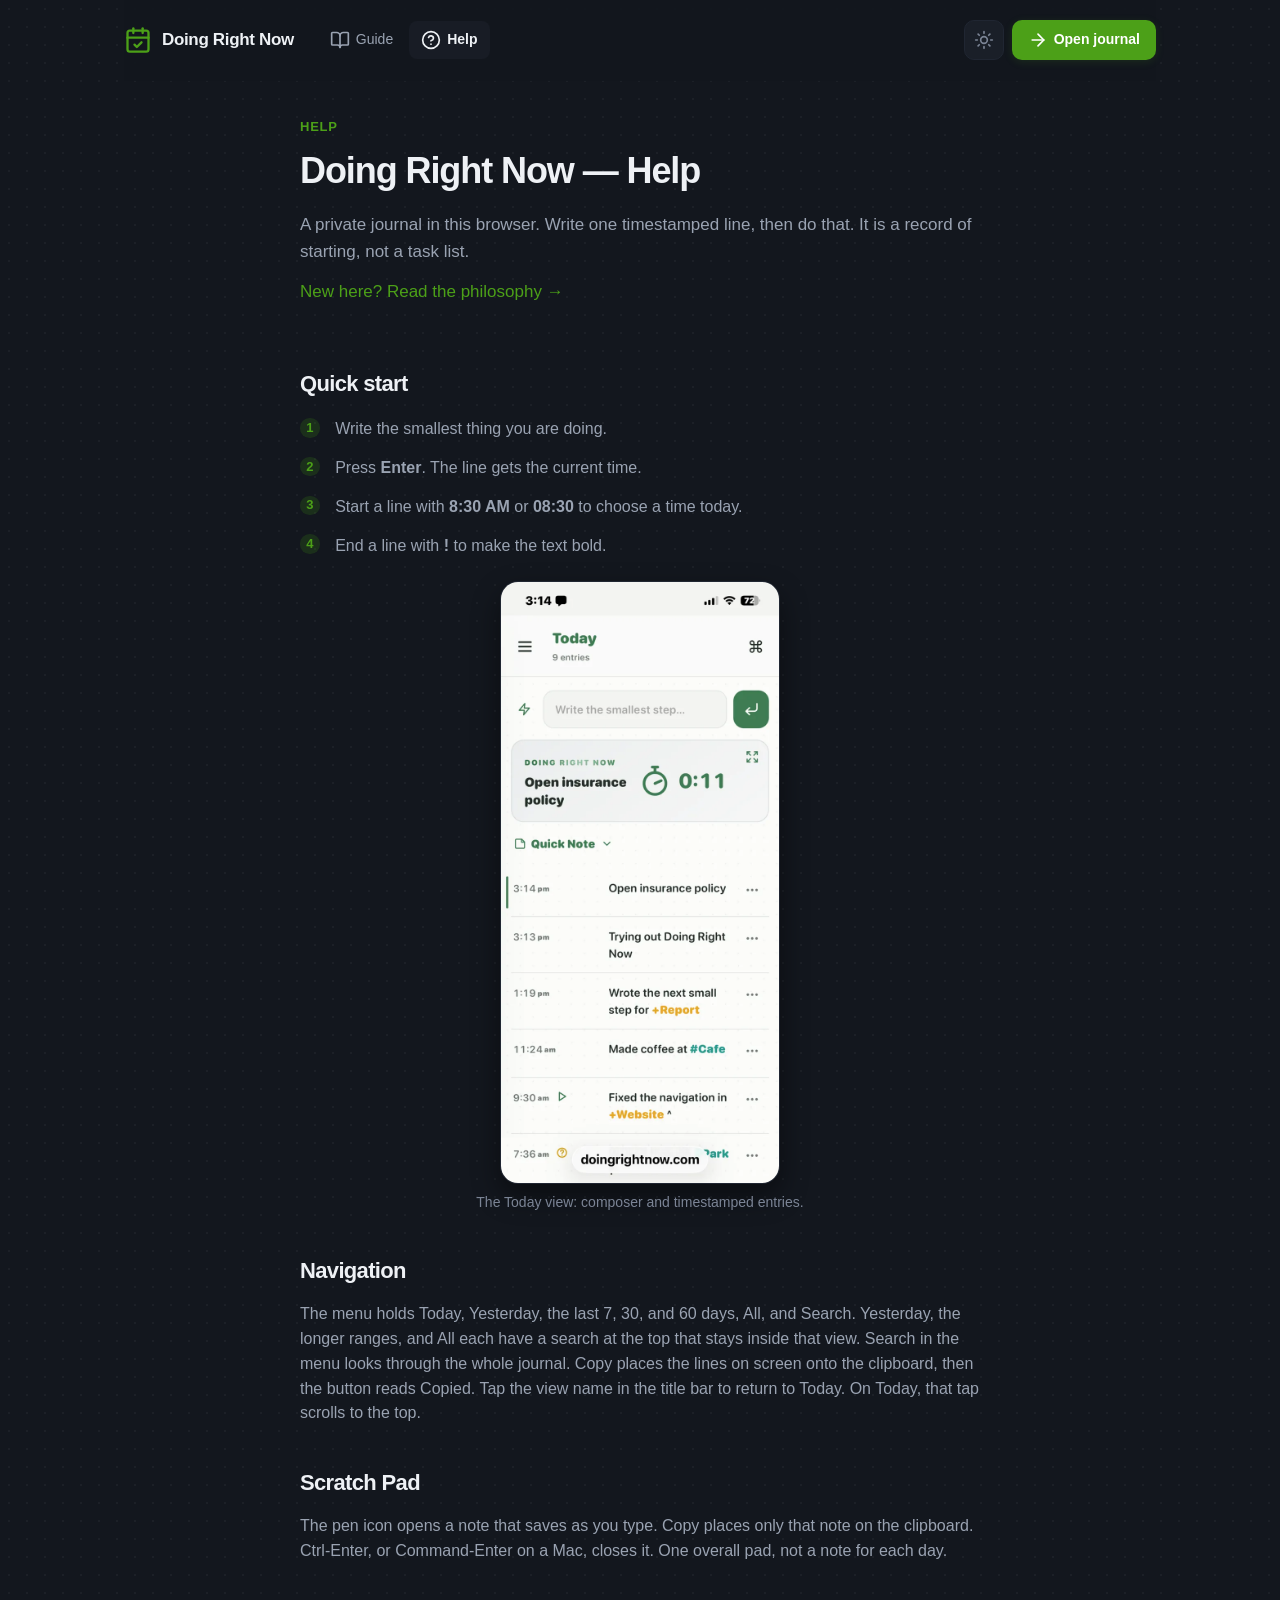
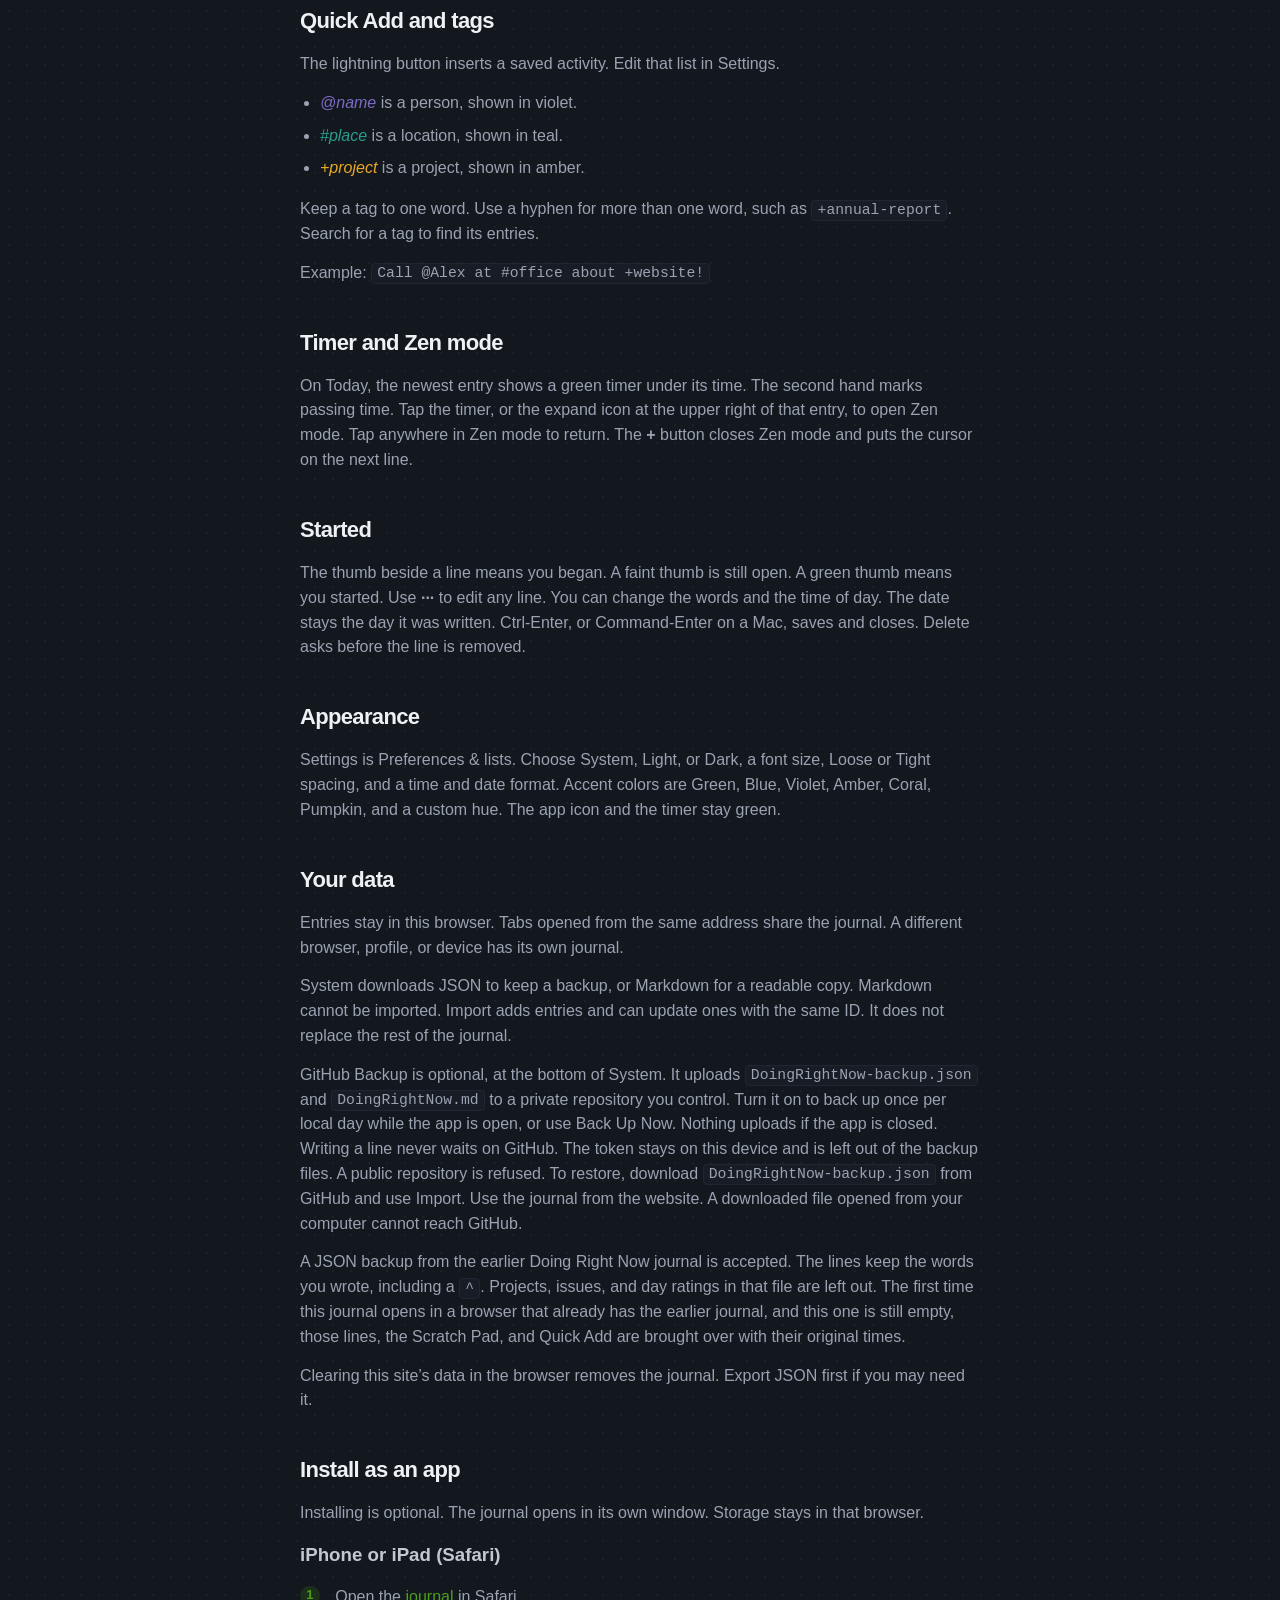
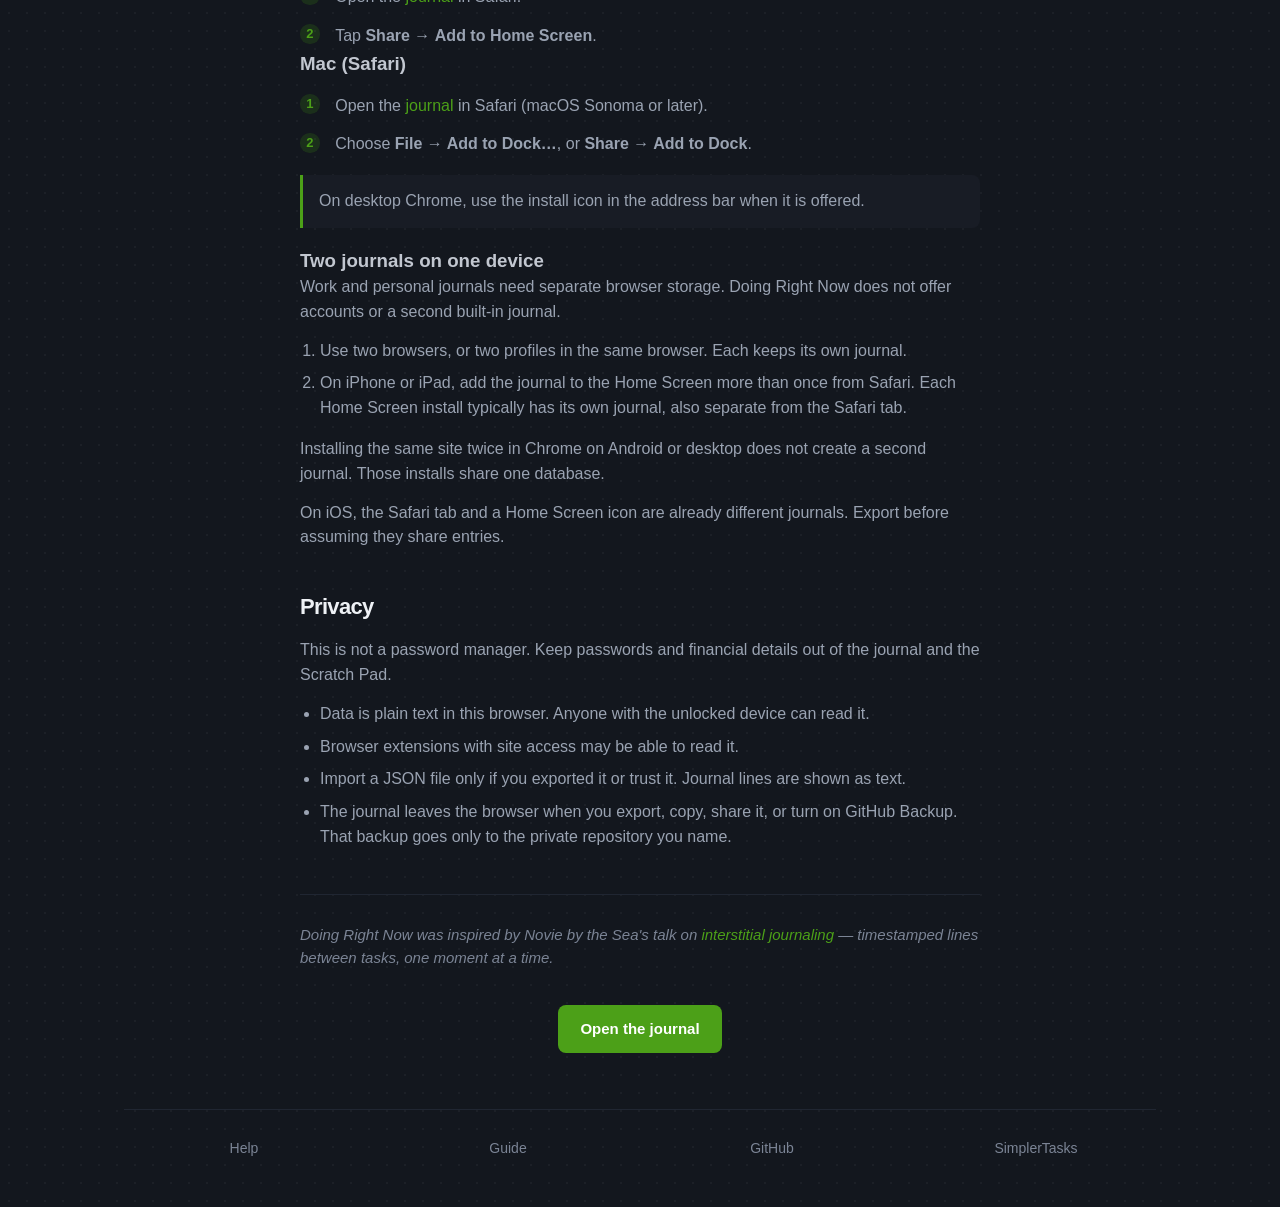
<file: help.html>
<!DOCTYPE html>
<html lang="en">
<head>
  <meta charset="UTF-8" />
  <meta name="viewport" content="width=device-width, initial-scale=1.0" />
  <meta name="theme-color" content="#13171e" />
  <script>
    try {
      if (localStorage.getItem('doingrightnow_theme') !== 'light') {
        document.documentElement.classList.add('dark');
      }
    } catch (e) {
      document.documentElement.classList.add('dark');
    }
  </script>
  <meta name="description" content="Help for Doing Right Now — how to journal, search, export, tag entries, and back up your data on this device." />
  <link rel="canonical" href="https://doingrightnow.com/help" />
  <meta property="og:type" content="article" />
  <meta property="og:title" content="Doing Right Now — Help" />
  <meta property="og:description" content="Everything you need to know about the journal — optional reading, because the app is built so you never have to learn it." />
  <meta property="og:url" content="https://doingrightnow.com/help" />
  <meta property="og:image" content="https://doingrightnow.com/images/screenshot-840.jpg" />
  <meta name="twitter:card" content="summary_large_image" />
  <meta name="twitter:title" content="Doing Right Now — Help" />
  <meta name="twitter:description" content="Everything you need to know about the journal — optional reading, because the app is built so you never have to learn it." />
  <meta name="twitter:image" content="https://doingrightnow.com/images/screenshot-840.jpg" />
  <title>Doing Right Now — Help</title>
  <link rel="icon" type="image/svg+xml" href="favicon.svg">
  <link rel="icon" type="image/png" sizes="16x16" href="favicon-16x16.png">
  <link rel="icon" type="image/png" sizes="32x32" href="images/favicon-32x32.png">
  <link rel="stylesheet" href="css/site.css">
  <style>
    :root {
      --shadow: rgba(0, 0, 0, 0.08);
      --dot: rgba(0, 0, 0, 0.04);
      --tag-person: #7c6bc4;
      --tag-location: #2a9d8f;
      --tag-project: #e9a825;
      --urgent: #c0392b;
    }

    html.dark {
      --shadow: rgba(0, 0, 0, 0.45);
      --dot: rgba(255, 255, 255, 0.04);
    }

    * { box-sizing: border-box; margin: 0; padding: 0; }

    html, body {
      min-height: 100%;
      font-family: -apple-system, BlinkMacSystemFont, "Segoe UI", Roboto, "Helvetica Neue", Arial, sans-serif;
      background-color: var(--bg);
      color: var(--text);
      line-height: 1.55;
    }

    body {
      background-image: radial-gradient(var(--dot) 1px, transparent 1px);
      background-size: 18px 18px;
    }

    .help-hero {
      padding: 36px 0 8px;
    }

    .help-label {
      font-size: 13px;
      font-weight: 650;
      letter-spacing: 0.06em;
      text-transform: uppercase;
      color: var(--today);
      margin-bottom: 12px;
    }

    h1 {
      font-size: clamp(26px, 4.5vw, 36px);
      font-weight: 650;
      letter-spacing: -0.03em;
      line-height: 1.2;
      color: var(--heading);
      margin-bottom: 20px;
    }

    .help-intro p {
      font-size: 17px;
      color: var(--text-soft);
      margin-bottom: 14px;
    }

    article h2 {
      font-size: 22px;
      font-weight: 700;
      letter-spacing: -0.03em;
      color: var(--heading);
      margin: 40px 0 14px;
      scroll-margin-top: 20px;
    }

    article p {
      font-size: 16px;
      color: var(--text-soft);
      margin-bottom: 14px;
    }

    article ul, article ol {
      margin: 0 0 16px 1.25em;
      font-size: 16px;
      color: var(--text-soft);
    }

    article li { margin-bottom: 8px; }
    article li:last-child { margin-bottom: 0; }

    article p:last-child { margin-bottom: 0; }

    .compare-table-wrap {
      overflow-x: auto;
      margin: 20px 0 8px;
      border: 1px solid var(--border);
      border-radius: 10px;
      background: var(--bg-secondary);
    }

    table {
      width: 100%;
      border-collapse: collapse;
      font-size: 15px;
    }

    th, td {
      padding: 12px 14px;
      text-align: left;
      vertical-align: top;
      border-bottom: 1px solid var(--border);
    }

    tr:last-child th,
    tr:last-child td { border-bottom: none; }

    th {
      font-weight: 650;
      color: var(--heading);
      background: color-mix(in srgb, var(--bg-secondary) 70%, var(--border));
    }

    td { color: var(--text-soft); }

    code {
      font-family: ui-monospace, SFMono-Regular, Menlo, Monaco, Consolas, monospace;
      font-size: 0.92em;
      background: var(--bg-secondary);
      border: 1px solid var(--border);
      border-radius: 4px;
      padding: 0.1em 0.35em;
    }

    .example-line {
      margin: 16px 0;
      padding: 12px 14px;
      border: 1px solid var(--border);
      border-radius: 8px;
      background: var(--bg-secondary);
      font-size: 16px;
      color: var(--text);
    }

    .sample-plain-label {
      font-size: 13px;
      font-weight: 650;
      letter-spacing: 0.04em;
      text-transform: uppercase;
      color: var(--today);
      margin: 24px 0 8px;
    }

    .sample-plain {
      margin: 0 0 20px;
      padding: 16px 18px;
      border: 1px solid var(--border);
      border-radius: 8px;
      background: var(--bg-secondary);
      font: 13.5px/1.5 ui-monospace, SFMono-Regular, Consolas, monospace;
      color: var(--text);
      white-space: pre-wrap;
      overflow-x: auto;
    }

    .tag-person { color: var(--tag-person); font-style: italic; }
    .tag-location { color: var(--tag-location); font-style: italic; }
    .tag-project { color: var(--tag-project); font-style: italic; }
    .line-done { text-decoration: line-through; opacity: 0.75; }

    .steps {
      list-style: none;
      margin: 16px 0 0;
      padding: 0;
      counter-reset: step;
    }

    .steps li {
      counter-increment: step;
      margin-bottom: 14px;
      padding-left: 2.2em;
      position: relative;
      font-size: 16px;
      color: var(--text-soft);
    }

    .steps li::before {
      content: counter(step);
      position: absolute;
      left: 0;
      top: 0.05em;
      width: 1.5em;
      height: 1.5em;
      border-radius: 50%;
      background: var(--today-soft);
      color: var(--today);
      font-size: 13px;
      font-weight: 700;
      display: flex;
      align-items: center;
      justify-content: center;
    }

    .help-figure {
      margin: 22px 0;
    }

    .help-figure img {
      display: block;
      width: min(100%, 280px);
      height: auto;
      margin: 0 auto;
      border-radius: 18px;
      border: 1px solid var(--border);
      box-shadow: 0 12px 28px var(--shadow);
    }

    .help-figure-placeholder {
      display: flex;
      align-items: center;
      justify-content: center;
      min-height: 140px;
      border: 1px dashed var(--border);
      border-radius: 10px;
      background: var(--bg-secondary);
      color: var(--text-muted);
      font-size: 14px;
      text-align: center;
      padding: 20px;
    }

    .help-figure figcaption {
      margin-top: 8px;
      font-size: 14px;
      color: var(--text-muted);
      text-align: center;
    }

    hr {
      border: none;
      border-top: 1px solid var(--border);
      margin: 36px 0;
    }

    .note {
      margin: 18px 0;
      padding: 14px 16px;
      border-left: 3px solid var(--today);
      border-radius: 0 8px 8px 0;
      background: var(--bg-secondary);
      font-size: 16px;
      color: var(--text-soft);
    }

    .closing {
      margin: 44px 0 0;
      padding-top: 28px;
      border-top: 1px solid var(--border);
      font-size: 15px;
      color: var(--text-muted);
      font-style: italic;
    }

    .cta-row {
      text-align: center;
      margin: 36px 0 0;
    }

    .cta {
      display: inline-flex;
      background: var(--today);
      color: #fff;
      text-decoration: none;
      font-size: 15px;
      font-weight: 600;
      padding: 12px 22px;
      border-radius: 8px;
      transition: background 0.15s;
    }

    .cta:hover { background: var(--today-hover); }

    .text-link {
      color: var(--today);
      text-decoration: none;
      font-weight: 500;
    }

    .text-link:hover { text-decoration: underline; }

    @media (max-width: 640px) {
      .help-intro p,
      article p,
      article ul,
      article ol,
      .steps li { font-size: 17px; }
      th, td { font-size: 15px; padding: 10px 12px; }
    }
  </style>
</head>
<body data-page="help">
  <div class="site-shell">
    <header class="site-header" id="site-header">
      <a class="brand" href="/">
        <svg viewBox="0 0 24 24" aria-hidden="true">
          <rect x="3" y="4" width="18" height="18" rx="2"/>
          <line x1="16" y1="2" x2="16" y2="6"/>
          <line x1="8" y1="2" x2="8" y2="6"/>
          <line x1="3" y1="10" x2="21" y2="10"/>
          <path d="m9 16 2 2 4-4"/>
        </svg>
        <span>Doing Right Now</span>
      </a>
      <nav class="nav-links" aria-label="Site">
        <a href="/guide" data-nav="guide"><svg class="icon" viewBox="0 0 24 24" aria-hidden="true"><path d="M12 7v14"/><path d="M3 18a1 1 0 0 1-1-1V4a1 1 0 0 1 1-1h5a4 4 0 0 1 4 4 4 4 0 0 1 4-4h5a1 1 0 0 1 1 1v13a1 1 0 0 1-1 1h-6a3 3 0 0 0-3 3 3 3 0 0 0-3-3z"/></svg>Guide</a>
        <a href="/help" data-nav="help"><svg class="icon" viewBox="0 0 24 24" aria-hidden="true"><circle cx="12" cy="12" r="10"/><path d="M9.09 9a3 3 0 0 1 5.83 1c0 2-3 3-3 3"/><path d="M12 17h.01"/></svg>Help</a>
      </nav>
      <div class="header-actions">
        <button type="button" class="theme-btn" id="theme-btn" aria-label="Dark Mode">
          <svg class="icon" viewBox="0 0 24 24" aria-hidden="true">
            <path d="M21 12.79A9 9 0 1 1 11.21 3 7 7 0 0 0 21 12.79z"/>
          </svg>
        </button>
        <a class="header-cta" href="/DoingRightNow">
          <svg class="icon" viewBox="0 0 24 24" aria-hidden="true"><path d="M5 12h14"/><path d="m12 5 7 7-7 7"/></svg>
          Open journal
        </a>
      </div>
    </header>

    <main class="doc-main">
      <header class="help-hero">
        <p class="help-label">Help</p>
        <h1>Doing Right Now — Help</h1>
        <div class="help-intro">
          <p>A private journal in this browser. Write one timestamped line, then do that. It is a record of starting, not a task list.</p>
          <p><a class="text-link" href="/guide">New here? Read the philosophy →</a></p>
        </div>
      </header>

      <article>
        <h2 id="quick-start">Quick start</h2>
        <ol class="steps">
          <li>Write the smallest thing you are doing.</li>
          <li>Press <strong>Enter</strong>. The line gets the current time.</li>
          <li>Start a line with <strong>8:30 AM</strong> or <strong>08:30</strong> to choose a time today.</li>
          <li>End a line with <strong>!</strong> to make the text bold.</li>
        </ol>
        <figure class="help-figure">
          <picture>
            <source type="image/webp" srcset="images/screenshot-680.webp" />
            <img src="images/screenshot-680.jpg" alt="Doing Right Now Today view with the composer and timestamped entries" width="680" height="1472" loading="lazy" decoding="async" />
          </picture>
          <figcaption>The Today view: composer and timestamped entries.</figcaption>
        </figure>

        <h2 id="navigation">Navigation</h2>
        <p>The menu holds Today, Yesterday, the last 7, 30, and 60 days, All, and Search. Yesterday, the longer ranges, and All each have a search at the top that stays inside that view. Search in the menu looks through the whole journal. Copy places the lines on screen onto the clipboard, then the button reads Copied. Tap the view name in the title bar to return to Today. On Today, that tap scrolls to the top.</p>

        <h2 id="notes">Scratch Pad</h2>
        <p>The pen icon opens a note that saves as you type. Copy places only that note on the clipboard. Ctrl-Enter, or Command-Enter on a Mac, closes it. One overall pad, not a note for each day.</p>

        <h2 id="quick-add">Quick Add and tags</h2>
        <p>The lightning button inserts a saved activity. Edit that list in Settings.</p>
        <ul>
          <li><span class="tag-person">@name</span> is a person, shown in violet.</li>
          <li><span class="tag-location">#place</span> is a location, shown in teal.</li>
          <li><span class="tag-project">+project</span> is a project, shown in amber.</li>
        </ul>
        <p>Keep a tag to one word. Use a hyphen for more than one word, such as <code>+annual-report</code>. Search for a tag to find its entries.</p>
        <p>Example: <code>Call @Alex at #office about +website!</code></p>

        <h2 id="timer">Timer and Zen mode</h2>
        <p>On Today, the newest entry shows a green timer under its time. The second hand marks passing time. Tap the timer, or the expand icon at the upper right of that entry, to open Zen mode. Tap anywhere in Zen mode to return. The <strong>+</strong> button closes Zen mode and puts the cursor on the next line.</p>

        <h2 id="started">Started</h2>
        <p>The thumb beside a line means you began. A faint thumb is still open. A green thumb means you started. Use <strong>···</strong> to edit any line. You can change the words and the time of day. The date stays the day it was written. Ctrl-Enter, or Command-Enter on a Mac, saves and closes. Delete asks before the line is removed.</p>

        <h2 id="theme">Appearance</h2>
        <p>Settings is Preferences &amp; lists. Choose System, Light, or Dark, a font size, Loose or Tight spacing, and a time and date format. Accent colors are Green, Blue, Violet, Amber, Coral, Pumpkin, and a custom hue. The app icon and the timer stay green.</p>

        <h2 id="your-data">Your data</h2>
        <p>Entries stay in this browser. Tabs opened from the same address share the journal. A different browser, profile, or device has its own journal.</p>
        <p>System downloads JSON to keep a backup, or Markdown for a readable copy. Markdown cannot be imported. Import adds entries and can update ones with the same ID. It does not replace the rest of the journal.</p>
        <p>GitHub Backup is optional, at the bottom of System. It uploads <code>DoingRightNow-backup.json</code> and <code>DoingRightNow.md</code> to a private repository you control. Turn it on to back up once per local day while the app is open, or use Back Up Now. Nothing uploads if the app is closed. Writing a line never waits on GitHub. The token stays on this device and is left out of the backup files. A public repository is refused. To restore, download <code>DoingRightNow-backup.json</code> from GitHub and use Import. Use the journal from the website. A downloaded file opened from your computer cannot reach GitHub.</p>
        <p>A JSON backup from the earlier Doing Right Now journal is accepted. The lines keep the words you wrote, including a <code>^</code>. Projects, issues, and day ratings in that file are left out. The first time this journal opens in a browser that already has the earlier journal, and this one is still empty, those lines, the Scratch Pad, and Quick Add are brought over with their original times.</p>
        <p>Clearing this site’s data in the browser removes the journal. Export JSON first if you may need it.</p>

        <h2 id="install-as-app">Install as an app</h2>
        <p>Installing is optional. The journal opens in its own window. Storage stays in that browser.</p>
        <h3>iPhone or iPad (Safari)</h3>
        <ol class="steps">
          <li>Open the <a class="text-link" href="/DoingRightNow">journal</a> in Safari.</li>
          <li>Tap <strong>Share</strong> → <strong>Add to Home Screen</strong>.</li>
        </ol>
        <h3>Mac (Safari)</h3>
        <ol class="steps">
          <li>Open the <a class="text-link" href="/DoingRightNow">journal</a> in Safari (macOS Sonoma or later).</li>
          <li>Choose <strong>File → Add to Dock…</strong>, or <strong>Share → Add to Dock</strong>.</li>
        </ol>
        <p class="note">On desktop Chrome, use the install icon in the address bar when it is offered.</p>
        <h3>Two journals on one device</h3>
        <p>Work and personal journals need separate browser storage. Doing Right Now does not offer accounts or a second built-in journal.</p>
        <ol>
          <li>Use two browsers, or two profiles in the same browser. Each keeps its own journal.</li>
          <li>On iPhone or iPad, add the journal to the Home Screen more than once from Safari. Each Home Screen install typically has its own journal, also separate from the Safari tab.</li>
        </ol>
        <p>Installing the same site twice in Chrome on Android or desktop does not create a second journal. Those installs share one database.</p>
        <p>On iOS, the Safari tab and a Home Screen icon are already different journals. Export before assuming they share entries.</p>

        <h2 id="privacy-security">Privacy</h2>
        <p>This is not a password manager. Keep passwords and financial details out of the journal and the Scratch Pad.</p>
        <ul>
          <li>Data is plain text in this browser. Anyone with the unlocked device can read it.</li>
          <li>Browser extensions with site access may be able to read it.</li>
          <li>Import a JSON file only if you exported it or trust it. Journal lines are shown as text.</li>
          <li>The journal leaves the browser when you export, copy, share it, or turn on GitHub Backup. That backup goes only to the private repository you name.</li>
        </ul>

        <p class="closing">Doing Right Now was inspired by Novie by the Sea's talk on <a class="text-link" href="https://youtu.be/UFidZJhxz84" target="_blank" rel="noopener noreferrer">interstitial journaling</a> — timestamped lines between tasks, one moment at a time.</p>

        <div class="cta-row">
          <a class="cta" href="/DoingRightNow">Open the journal</a>
        </div>
      </article>
    </main>

    <footer class="site-footer">
      <a href="/help">Help</a>
      <a href="/guide">Guide</a>
      <a href="https://github.com/Rob-McCormack/doingrightnow">GitHub</a>
      <a href="https://simplertasks.com">SimplerTasks</a>
    </footer>
  </div>
  <script src="js/site.js"></script>
</body>
</html>
</file>
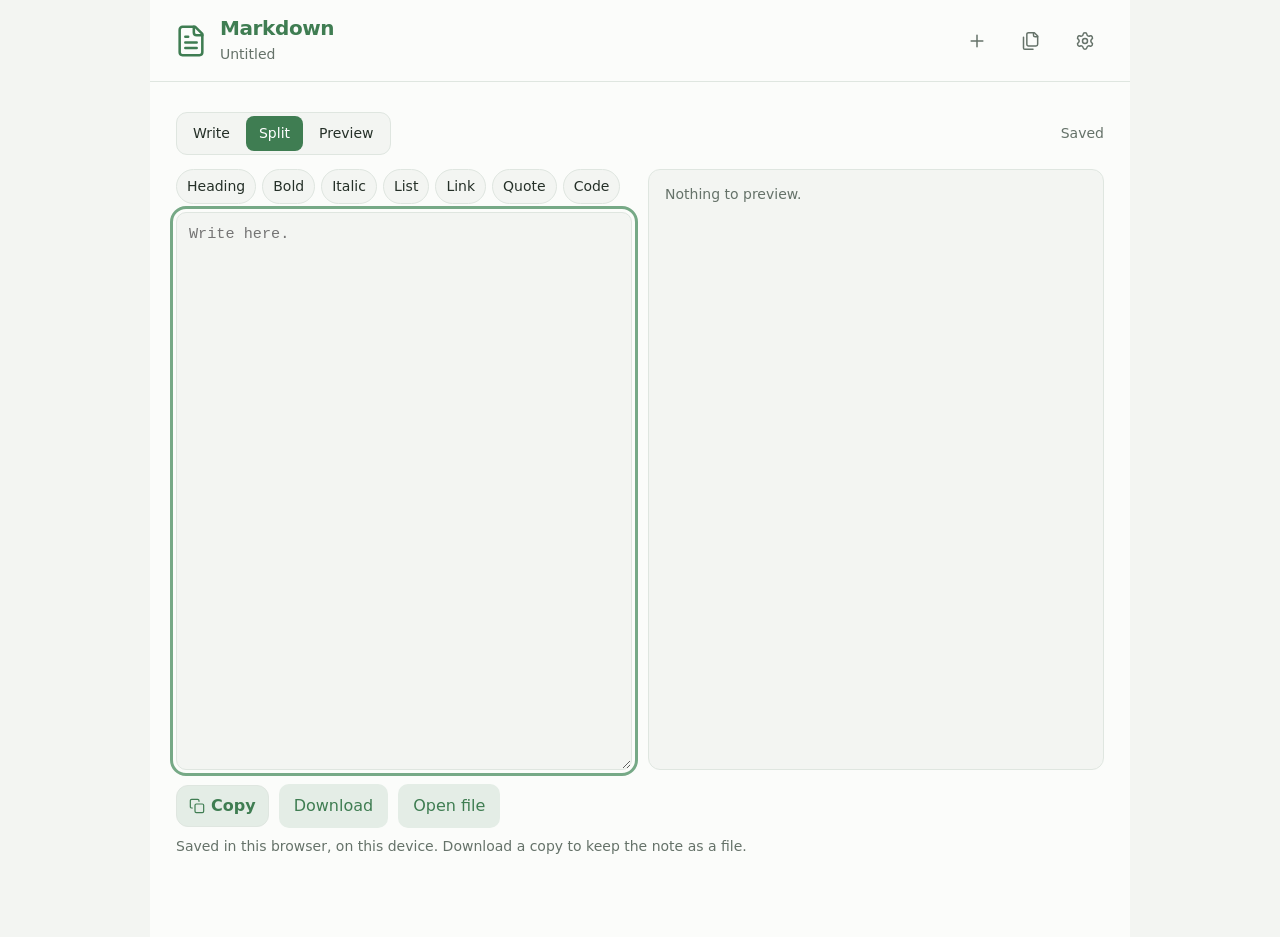
<file: testmarkdowneditor.html>
<!doctype html>
<html lang="en" data-font-size="medium" data-item-spacing="loose">
<head>
<meta charset="utf-8">
<meta name="viewport" content="width=device-width, initial-scale=1">
<meta name="theme-color" content="#f3f5f2">
<meta http-equiv="Content-Security-Policy" content="default-src 'none'; script-src 'unsafe-inline'; style-src 'unsafe-inline'; img-src data:; connect-src 'none'; base-uri 'none'; form-action 'none'">
<title>Markdown</title>
<style>
/* Shell, from drn-ui-standards.html */
:root{
  --bg:#f3f5f2;--panel:#fbfcfa;--ink:#253028;--muted:#657269;--line:#dfe6e0;
  --green:#3f7d52;--soft:#e7f0e9;--danger:#a23c36;
  font:16px/1.5 ui-rounded,"SF Pro Rounded","Segoe UI",system-ui,sans-serif;
}
html[data-theme="dark"]{
  --bg:#18201b;--panel:#202a23;--ink:#e5eee7;--muted:#a8b9ad;--line:#39483d;
  --green:#94c5a1;--soft:#2d4434;
}
*{box-sizing:border-box}
body{margin:0;color:var(--ink);background:var(--bg);min-height:100vh}
button,input,select,textarea{font:inherit;color:inherit}
button{cursor:pointer;border:0}
button:disabled{cursor:default;opacity:.5}
button,input,select,textarea{outline-offset:3px}
button:focus-visible,input:focus-visible,select:focus-visible,textarea:focus-visible{outline:3px solid #76a986}
textarea{border:1px solid var(--line);border-radius:10px;background:var(--bg);padding:10px 12px;min-width:0}
button svg{width:20px;height:20px;fill:none;stroke:currentColor;stroke-width:1.8;stroke-linecap:round;stroke-linejoin:round;pointer-events:none}
.shell{max-width:980px;min-height:100vh;margin:auto;background:var(--panel)}
.topbar{display:flex;align-items:center;gap:12px;padding:16px 24px;border-bottom:1px solid var(--line)}
.topbar h1{margin:0;font-size:1.25rem;line-height:1.2;color:var(--green);letter-spacing:-.02em}
.topbar p{margin:4px 0 0;font-size:.875rem;color:var(--muted);font-weight:500}
.brand{flex:1;min-width:0}
.main{padding:30px 26px 80px}
.row{display:flex;flex-wrap:wrap;gap:10px;align-items:center}
.primary,.secondary,.danger{border-radius:10px;padding:10px 15px;min-height:42px}
.primary{background:var(--green);color:var(--accent-ink,#fff)}
.primary:hover{filter:brightness(.94)}
.secondary{background:var(--soft);color:var(--green)}
.danger{background:#f7e6e4;color:var(--danger)}
html[data-theme="dark"] .danger{background:#492b29;color:#ffb9b3}
html[data-font-size="small"]{font-size:14px}
html[data-font-size="large"]{font-size:18px}
button.icon{height:42px;width:42px;display:grid;place-items:center;border-radius:12px;background:transparent;color:var(--muted);flex:0 0 42px}
button.icon:hover{background:var(--soft);color:var(--green)}
.segments{display:flex;gap:3px;background:var(--bg);border:1px solid var(--line);padding:3px;border-radius:11px}
.segments button{padding:7px 13px;background:transparent;border-radius:8px;font-size:.875rem}
.segments button[aria-pressed="true"]{background:var(--green);color:var(--accent-ink,#fff)}
.help{font-size:.875rem;color:var(--muted);margin:8px 0 0}
.error{color:var(--danger);background:#f7e6e4;padding:12px 14px;border-radius:10px;margin:0 0 16px}
html[data-theme="dark"] .error{background:#492b29;color:#ffb9b3}
dialog{width:min(520px,calc(100% - 28px));max-height:min(780px,90dvh);overflow:auto;border:1px solid var(--line);border-radius:20px;padding:24px;background:var(--panel);color:var(--ink);box-shadow:0 20px 80px #14221930}
dialog::backdrop{background:#101b1466}
dialog h2{margin:0;font-size:1.25rem}
dialog .head{display:flex;justify-content:space-between;align-items:center;margin-bottom:18px}
dialog p{color:var(--muted);font-size:.9375rem}
.dialog-kicker{display:block;text-transform:uppercase;letter-spacing:.12em;font-size:.68rem;font-weight:800;color:var(--green);margin-bottom:2px}
.actions{display:flex;justify-content:flex-end;gap:9px;margin-top:24px;flex-wrap:wrap}
.actions .danger{margin-right:auto}
label.field{display:grid;gap:6px;margin:15px 0;font-size:.9375rem}
input,select{border:1px solid var(--line);border-radius:10px;background:var(--bg);padding:10px 12px;min-width:0}
.pref{display:grid;gap:18px}
.pref-row{display:flex;align-items:center;justify-content:space-between;gap:16px;flex-wrap:wrap}
.pref-row b{display:block}
.pref-row .help{margin:0}
.format-controls{display:grid;grid-template-columns:1fr 1fr;gap:10px}
.format-controls label{display:grid;gap:5px;color:var(--muted);font-size:.82rem}
.format-controls select{width:100%}
.accent-grid{display:flex;flex-wrap:wrap;gap:7px}
.accent-grid button{display:flex;align-items:center;gap:7px;border:1px solid var(--line);background:var(--bg);border-radius:99px;padding:7px 10px}
.accent-grid button[aria-pressed="true"]{border-color:var(--green);font-weight:750}
.accent-dot{width:13px;height:13px;border-radius:50%;background:var(--swatch);flex:0 0 13px}
.accent-hue{margin-top:12px}
.accent-hue input{display:block;width:100%;height:22px;margin:0;padding:0;border:0;background:linear-gradient(90deg,oklch(.52 .13 0),oklch(.52 .13 60),oklch(.52 .13 120),oklch(.52 .13 180),oklch(.52 .13 240),oklch(.52 .13 300),oklch(.52 .13 360));border-radius:99px;appearance:none}
.accent-hue input::-webkit-slider-thumb{-webkit-appearance:none;width:22px;height:22px;border-radius:50%;background:var(--green);border:2px solid var(--panel);box-shadow:0 0 0 1px var(--line)}
.sample-entry{display:flex;justify-content:space-between;gap:12px;border-top:1px solid var(--line);border-bottom:1px solid var(--line);padding:17px 0;margin-top:14px}
html[data-item-spacing="tight"] .sample-entry{padding:4px 0}
.copy-results{display:inline-flex;align-items:center;justify-content:center;gap:6px;min-height:42px;padding:8px 12px;border:1px solid var(--line);border-radius:12px;background:var(--soft);color:var(--green);font-weight:750}
.copy-results svg{width:16px;height:16px}
.copy-results.copied{color:#3f7d52}
.toast{position:fixed;bottom:22px;left:50%;transform:translateX(-50%);width:max-content;max-width:calc(100% - 28px);display:flex;align-items:center;gap:14px;background:#253028;color:#fff;border-radius:14px;padding:12px 16px;box-shadow:0 12px 36px #24302830;font-size:.9375rem;z-index:10}
.toast button{background:#ffffff24;color:#fff;border-radius:8px;padding:6px 11px}
html[data-theme="dark"] .toast{background:#e5eee7;color:#253028}
html[data-theme="dark"] .toast button{background:#25302815;color:#253028}
.sr-only{position:absolute;width:1px;height:1px;padding:0;margin:-1px;overflow:hidden;clip:rect(0,0,0,0);white-space:nowrap;border:0}
[hidden]{display:none!important}
@media(prefers-reduced-motion:no-preference){
  dialog.opening{animation:appear .14s ease-out}
  @keyframes appear{from{opacity:0;transform:translateY(5px)}to{opacity:1;transform:none}}
}
@media(max-width:520px){.main{padding:24px 18px 70px}.topbar{padding:15px 18px}.format-controls{grid-template-columns:1fr}}

/* This app */
.brand-mark{width:34px;height:34px;flex:0 0 34px;color:#3f7d52}
.brand-mark svg{width:34px;height:34px;fill:none;stroke:currentColor;stroke-width:1.8;stroke-linecap:round;stroke-linejoin:round}
.toolbar{display:flex;align-items:center;gap:12px;margin-bottom:14px}
.toolbar .status{margin-left:auto;color:var(--muted);font-size:.875rem}
.editor{display:grid;grid-template-columns:1fr 1fr;gap:16px;align-items:stretch}
.editor[data-mode="write"]{grid-template-columns:1fr}
.editor[data-mode="write"] .preview{display:none}
.editor[data-mode="preview"]{grid-template-columns:1fr}
.editor[data-mode="preview"] .write-pane{display:none}
.write-pane{display:block;min-width:0}
.write-pane label{display:block}
.marks{display:flex;flex-wrap:wrap;gap:6px;margin-bottom:8px}
.marks button{background:var(--bg);color:var(--ink);border:1px solid var(--line);border-radius:99px;padding:6px 10px;min-height:34px;font-size:.875rem}
.marks button:hover{border-color:var(--green);color:var(--green)}
#source{display:block;width:100%;min-height:62vh;resize:vertical;line-height:1.55;font-family:ui-monospace,SFMono-Regular,Menlo,Consolas,monospace;font-size:.95em}
.preview{min-width:0;min-height:62vh;border:1px solid var(--line);border-radius:12px;background:var(--bg);padding:14px 16px;overflow:auto}
.preview h1,.preview h2,.preview h3,.preview h4,.preview h5,.preview h6{margin:.8em 0 .3em;line-height:1.25}
.preview h1{font-size:1.6rem}
.preview h2{font-size:1.3rem}
.preview h3{font-size:1.15rem}
.preview p,.preview ul,.preview ol,.preview blockquote,.preview pre{margin:.7em 0}
.preview ul,.preview ol{padding-left:1.3em}
.preview a{color:var(--green)}
.preview code{font-family:ui-monospace,SFMono-Regular,Menlo,Consolas,monospace;font-size:.9em;background:var(--panel);padding:0 .25em;border-radius:5px}
.preview pre{background:var(--panel);padding:12px;border-radius:10px;overflow:auto}
.preview pre code{background:transparent;padding:0}
.preview blockquote{margin-left:0;padding-left:12px;border-left:3px solid var(--green);color:var(--muted)}
.preview hr{border:0;border-top:1px solid var(--line)}
.preview img{max-width:100%;height:auto}
.preview .help{margin:0}
html[data-item-spacing="tight"] .preview p,
html[data-item-spacing="tight"] .preview ul,
html[data-item-spacing="tight"] .preview ol,
html[data-item-spacing="tight"] .preview blockquote,
html[data-item-spacing="tight"] .preview pre{margin:.3em 0}
.foot{margin-top:14px}
.doc{display:flex;align-items:center;gap:10px;border-bottom:1px solid var(--line);padding:12px 0}
.doc .title{flex:1;min-width:0;text-align:left;background:transparent;padding:4px 0}
.doc .title b{display:block;font-weight:650;overflow-wrap:anywhere}
.doc .title[aria-current="true"] b{color:var(--green)}
.doc time{color:var(--muted);font-size:.875rem}
html[data-item-spacing="tight"] .doc{padding:4px 0}
@media(max-width:800px){.editor,.editor[data-mode="split"]{grid-template-columns:1fr}}
</style>
</head>
<body>
<!-- Embedded Lucide SVG icons. Source: https://github.com/lucide-icons/lucide
ISC License. Copyright (c) 2026 Lucide Icons and Contributors.
Permission to use, copy, modify, and/or distribute this software for any
purpose with or without fee is hereby granted, provided that the above
copyright notice and this permission notice appear in all copies.
THE SOFTWARE IS PROVIDED "AS IS" AND THE AUTHOR DISCLAIMS ALL WARRANTIES
WITH REGARD TO THIS SOFTWARE INCLUDING ALL IMPLIED WARRANTIES OF
MERCHANTABILITY AND FITNESS. IN NO EVENT SHALL THE AUTHOR BE LIABLE FOR
ANY SPECIAL, DIRECT, INDIRECT, OR CONSEQUENTIAL DAMAGES OR ANY DAMAGES
WHATSOEVER RESULTING FROM LOSS OF USE, DATA OR PROFITS, WHETHER IN AN
ACTION OF CONTRACT, NEGLIGENCE OR OTHER TORTIOUS ACTION, ARISING OUT OF
OR IN CONNECTION WITH THE USE OR PERFORMANCE OF THIS SOFTWARE.
Feather-derived icons in this file: plus, clipboard, check, x.
MIT License. Copyright (c) 2013-present Cole Bemis.
Permission is hereby granted, free of charge, to any person obtaining a copy
of this software and associated documentation files (the "Software"), to deal
in the Software without restriction, including without limitation the rights
to use, copy, modify, merge, publish, distribute, sublicense, and/or sell
copies of the Software, and to permit persons to whom the Software is
furnished to do so, subject to the following conditions:
The above copyright notice and this permission notice shall be included in all
copies or substantial portions of the Software.
THE SOFTWARE IS PROVIDED "AS IS", WITHOUT WARRANTY OF ANY KIND, EXPRESS OR
IMPLIED, INCLUDING BUT NOT LIMITED TO THE WARRANTIES OF MERCHANTABILITY,
FITNESS FOR A PARTICULAR PURPOSE AND NONINFRINGEMENT. IN NO EVENT SHALL THE
AUTHORS OR COPYRIGHT HOLDERS BE LIABLE FOR ANY CLAIM, DAMAGES OR OTHER
LIABILITY, WHETHER IN AN ACTION OF CONTRACT, TORT OR OTHERWISE, ARISING FROM,
OUT OF OR IN CONNECTION WITH THE SOFTWARE OR THE USE OR OTHER DEALINGS IN THE
SOFTWARE. -->
<div class="shell">
  <header class="topbar">
    <div class="brand-mark" aria-hidden="true">
      <svg viewBox="0 0 24 24"><path d="M15 2H6a2 2 0 0 0-2 2v16a2 2 0 0 0 2 2h12a2 2 0 0 0 2-2V7Z"/><path d="M14 2v4a2 2 0 0 0 2 2h4"/><path d="M10 9H8M16 13H8M16 17H8"/></svg>
    </div>
    <div class="brand">
      <h1>Markdown</h1>
      <p id="current-title">Untitled</p>
    </div>
    <button class="icon" type="button" id="new-doc" aria-label="New note" disabled>
      <svg viewBox="0 0 24 24"><path d="M5 12h14M12 5v14"/></svg>
    </button>
    <button class="icon" type="button" id="open-docs" aria-label="Notes" disabled>
      <svg viewBox="0 0 24 24"><path d="M20 7h-3a2 2 0 0 1-2-2V2"/><path d="M9 18a2 2 0 0 1-2-2V4a2 2 0 0 1 2-2h7l4 4v10a2 2 0 0 1-2 2Z"/><path d="M3 7.6v12.8A1.6 1.6 0 0 0 4.6 22h9.8"/></svg>
    </button>
    <button class="icon" type="button" id="open-settings" aria-label="Settings" disabled>
      <svg viewBox="0 0 24 24"><path d="M9.671 4.136a2.34 2.34 0 0 1 4.659 0 2.34 2.34 0 0 0 3.319 1.915 2.34 2.34 0 0 1 2.33 4.033 2.34 2.34 0 0 0 0 3.831 2.34 2.34 0 0 1-2.33 4.033 2.34 2.34 0 0 0-3.319 1.915 2.34 2.34 0 0 1-4.659 0 2.34 2.34 0 0 0-3.32-1.915 2.34 2.34 0 0 1-2.33-4.033 2.34 2.34 0 0 0 0-3.831A2.34 2.34 0 0 1 6.35 6.051a2.34 2.34 0 0 0 3.319-1.915"/><circle cx="12" cy="12" r="3"/></svg>
    </button>
  </header>
  <main class="main">
    <p class="error" id="error" hidden role="alert"></p>
    <div class="toolbar">
      <div class="segments" role="group" aria-label="View">
        <button type="button" data-view="write" aria-pressed="false" disabled>Write</button>
        <button type="button" data-view="split" aria-pressed="true" disabled>Split</button>
        <button type="button" data-view="preview" aria-pressed="false" disabled>Preview</button>
      </div>
      <span class="status" id="status" aria-live="polite">Saved</span>
    </div>
    <div class="editor" id="editor" data-mode="split">
      <div class="write-pane">
        <div class="marks" role="toolbar" aria-label="Markdown">
          <button type="button" data-mark="heading" disabled>Heading</button>
          <button type="button" data-mark="bold" disabled>Bold</button>
          <button type="button" data-mark="italic" disabled>Italic</button>
          <button type="button" data-mark="list" disabled>List</button>
          <button type="button" data-mark="link" disabled>Link</button>
          <button type="button" data-mark="quote" disabled>Quote</button>
          <button type="button" data-mark="code" disabled>Code</button>
        </div>
        <label>
          <span class="sr-only">Markdown</span>
          <textarea id="source" spellcheck="true" placeholder="Write here." disabled></textarea>
        </label>
      </div>
      <div class="preview" id="preview" aria-label="Preview"></div>
    </div>
    <div class="row foot">
      <button class="copy-results" type="button" id="copy-note" disabled>
        <svg viewBox="0 0 24 24"><rect x="9" y="9" width="13" height="13" rx="2"/><path d="M5 15H4a2 2 0 0 1-2-2V4a2 2 0 0 1 2-2h9a2 2 0 0 1 2 2v1"/></svg>
        <span>Copy</span>
      </button>
      <button class="secondary" type="button" id="download" disabled>Download</button>
      <button class="secondary" type="button" id="open-file" disabled>Open file</button>
      <input id="file" type="file" accept=".md,.markdown,.txt,text/plain,text/markdown" hidden>
    </div>
    <p class="help">Saved in this browser, on this device. Download a copy to keep the note as a file.</p>
  </main>
</div>

<dialog id="settings-dialog" aria-labelledby="settings-title">
  <div class="head">
    <div>
      <span class="dialog-kicker">Settings</span>
      <h2 id="settings-title">Preferences</h2>
    </div>
    <button class="icon close" type="button" aria-label="Close settings">
      <svg viewBox="0 0 24 24"><path d="M18 6 6 18M6 6l12 12"/></svg>
    </button>
  </div>
  <div class="pref">
    <div class="pref-row">
      <span><b>Appearance</b><span class="help">Follow your system or choose a mode</span></span>
      <div class="segments" role="group" aria-label="Appearance">
        <button type="button" data-theme="system">System</button>
        <button type="button" data-theme="light">Light</button>
        <button type="button" data-theme="dark">Dark</button>
      </div>
    </div>
    <div class="pref-row">
      <span><b>Font size</b><span class="help">Adjust text throughout the app</span></span>
      <div class="segments" role="group" aria-label="Font size">
        <button type="button" data-font-size="small">S</button>
        <button type="button" data-font-size="medium">M</button>
        <button type="button" data-font-size="large">L</button>
      </div>
    </div>
    <div class="pref-row">
      <span><b>Item spacing</b><span class="help">Space around the preview and the note list</span></span>
      <div class="segments" role="group" aria-label="Item spacing">
        <button type="button" data-item-spacing="loose">Loose</button>
        <button type="button" data-item-spacing="tight">Tight</button>
      </div>
    </div>
    <div>
      <b>Time &amp; date format</b>
      <div class="format-controls" style="margin-top:10px">
        <label>Time
          <select id="time-format">
            <option value="12">12-hour (am/pm)</option>
            <option value="24">24-hour</option>
          </select>
        </label>
        <label>Date
          <select id="date-format">
            <option value="regional">Regional</option>
            <option value="mdy">MM/DD/YYYY</option>
            <option value="dmy">DD/MM/YYYY</option>
            <option value="iso">YYYY-MM-DD</option>
          </select>
        </label>
      </div>
      <p class="sample-entry"><span id="sample-time">3:45 PM</span><span id="sample-date">Oct 4, 2026</span></p>
    </div>
    <div>
      <b>Accent color</b>
      <div class="accent-grid" role="group" aria-label="Accent color" style="margin-top:10px">
        <button type="button" data-accent="green"><span class="accent-dot" style="--swatch:#3f7d52"></span>Green</button>
        <button type="button" data-accent="blue"><span class="accent-dot" style="--swatch:#3478b8"></span>Blue</button>
        <button type="button" data-accent="violet"><span class="accent-dot" style="--swatch:#7540bf"></span>Violet</button>
        <button type="button" data-accent="amber"><span class="accent-dot" style="--swatch:#a87500"></span>Amber</button>
        <button type="button" data-accent="coral"><span class="accent-dot" style="--swatch:#c52f21"></span>Coral</button>
        <button type="button" data-accent="pumpkin"><span class="accent-dot" style="--swatch:#b85c16"></span>Pumpkin</button>
        <button type="button" data-accent="custom"><span class="accent-dot" id="accent-custom-dot" style="--swatch:#3f7d52"></span>Custom</button>
      </div>
      <div class="accent-hue"><input type="range" id="accent-hue" min="0" max="360" value="145" step="1" aria-label="Accent hue"></div>
      <p class="help">Hue only. Lightness stays readable in Light and Dark. The app mark stays green.</p>
    </div>
    <div>
      <button type="button" class="secondary" id="reset-preferences">Reset preferences</button>
      <p class="help">Restores System, Medium, Loose, 12-hour, Regional, and Green. Notes stay as they are.</p>
    </div>
  </div>
  <div class="actions">
    <button class="primary close" type="button">Done</button>
  </div>
</dialog>

<dialog id="docs-dialog" aria-labelledby="docs-title">
  <div class="head">
    <div>
      <span class="dialog-kicker">Notes</span>
      <h2 id="docs-title">Notes</h2>
    </div>
    <button class="icon close" type="button" aria-label="Close notes">
      <svg viewBox="0 0 24 24"><path d="M18 6 6 18M6 6l12 12"/></svg>
    </button>
  </div>
  <div id="doc-list"></div>
  <div class="actions">
    <button class="secondary close" type="button">Close</button>
  </div>
</dialog>

<dialog id="delete-dialog" aria-labelledby="delete-title">
  <div class="head">
    <h2 id="delete-title">Delete this note?</h2>
    <button class="icon close" type="button" aria-label="Close delete confirmation">
      <svg viewBox="0 0 24 24"><path d="M18 6 6 18M6 6l12 12"/></svg>
    </button>
  </div>
  <p id="delete-summary">Untitled</p>
  <div class="actions">
    <button class="danger" type="button" id="confirm-delete">Delete</button>
    <button class="secondary close" type="button">Cancel</button>
  </div>
</dialog>

<div class="toast" id="toast" role="status" hidden>
  <span id="toast-message"></span>
  <button type="button" id="dismiss-toast">Dismiss</button>
</div>

<script>
// Shell, copied from drn-ui-standards.html.
// Keep these names: toast, setTheme, setFont, setSpacing, applyAccent.
const $ = id => document.getElementById(id);
let toastTimer, copyTimer;
const dialogOpen = () => [...document.querySelectorAll('dialog')].some(dialog => dialog.hasAttribute('open'));
function toast(message){
  clearTimeout(toastTimer);
  $('toast-message').textContent = message;
  $('toast').hidden = false;
  const hide = () => {
    if (dialogOpen()) { toastTimer = setTimeout(hide, 500); return; }
    $('toast').hidden = true;
  };
  toastTimer = setTimeout(hide, 6000);
}
const showModal = HTMLDialogElement.prototype.showModal;
HTMLDialogElement.prototype.showModal = function(){
  this.classList.add('opening');
  showModal.call(this);
  const done = () => this.classList.remove('opening');
  this.addEventListener('animationend', done, {once:true});
  setTimeout(done, 200);
};
document.querySelectorAll('.close').forEach(button => button.onclick = () => button.closest('dialog').close());
document.querySelectorAll('dialog').forEach(dialog => {
  dialog.addEventListener('click', event => {
    if (!event.isTrusted || !event.detail) return;
    const box = dialog.getBoundingClientRect();
    if (event.target === dialog && (event.clientX < box.left || event.clientX > box.right || event.clientY < box.top || event.clientY > box.bottom)) dialog.close();
  });
});
const ACCENTS = {
  green:['#3f7d52','#79b98b',145], blue:['#3478b8','#70aee3',207], violet:['#7540bf','#b290d9',266],
  amber:['#8a6100','#e2b84b',42], coral:['#c52f21','#f17961',5], pumpkin:['#b85c16','#e98a43',26]
};
const defaultAppearance = {theme:'system', accent:'green', accentHue:145, fontSize:'medium', itemSpacing:'loose', timeFormat:'12', dateFormat:'regional'};
let appearance = {...defaultAppearance};
const darkNow = () => appearance.theme === 'dark' || (appearance.theme === 'system' && matchMedia('(prefers-color-scheme: dark)').matches);
function inkFor(color){
  const probe = document.createElement('canvas').getContext('2d');
  probe.fillStyle = '#010101';
  probe.fillStyle = color;
  const hex = probe.fillStyle;
  if (!/^#[0-9a-f]{6}$/i.test(hex)) return '#fff';
  const n = parseInt(hex.slice(1), 16), channels = [(n>>16)&255,(n>>8)&255,n&255].map(v => { v/=255; return v<=.04045 ? v/12.92 : ((v+.055)/1.055)**2.4; });
  const lum = channels[0]*.2126 + channels[1]*.7152 + channels[2]*.0722;
  return (1.05/(lum+.05)) >= ((lum+.05)/.05) ? '#fff' : '#000';
}
function accentColor(dark){
  if (appearance.accent === 'custom') {
    const h = ((appearance.accentHue % 360) + 360) % 360;
    const near = Math.min(Math.abs(h-55), 360-Math.abs(h-55));
    const yellow = Math.max(0, 1-near/40);
    const c = (0.12 - yellow*0.03).toFixed(3);
    const l = (dark ? 0.72 - yellow*0.06 : 0.42 - yellow*0.08).toFixed(3);
    return `oklch(${l} ${c} ${h})`;
  }
  return ACCENTS[appearance.accent][dark ? 1 : 0];
}
function applyAccent(){
  const dark = darkNow();
  const color = accentColor(dark);
  const root = document.documentElement;
  root.style.setProperty('--green', color);
  root.style.setProperty('--soft', `color-mix(in srgb, var(--panel) 88%, ${color})`);
  root.style.setProperty('--accent-ink', inkFor(color));
  $('accent-custom-dot').style.setProperty('--swatch', appearance.accent === 'custom' ? color : '#3f7d52');
  document.querySelectorAll('[data-accent]').forEach(button => button.setAttribute('aria-pressed', String(button.dataset.accent === appearance.accent)));
}
function setTheme(theme){
  appearance.theme = theme;
  const resolved = darkNow() ? 'dark' : 'light';
  document.documentElement.dataset.theme = resolved;
  document.body.style.colorScheme = resolved;
  const meta = document.querySelector('meta[name="theme-color"]');
  if (meta) meta.content = resolved === 'dark' ? '#18201b' : '#f3f5f2';
  document.querySelectorAll('[data-theme]').forEach(button => button.setAttribute('aria-pressed', String(button.dataset.theme === theme)));
  applyAccent();
}
function setFont(size){
  appearance.fontSize = size;
  document.documentElement.dataset.fontSize = size;
  document.querySelectorAll('[data-font-size]').forEach(button => button.setAttribute('aria-pressed', String(button.dataset.fontSize === size)));
}
function setSpacing(spacing){
  appearance.itemSpacing = spacing;
  document.documentElement.dataset.itemSpacing = spacing;
  document.querySelectorAll('[data-item-spacing]').forEach(button => button.setAttribute('aria-pressed', String(button.dataset.itemSpacing === spacing)));
}
function showStamp(){
  const sample = new Date(2026, 9, 4, 15, 45);
  $('sample-time').textContent = formatTime(sample);
  $('sample-date').textContent = formatDate(sample);
}
document.querySelectorAll('[data-theme]').forEach(button => button.onclick = () => { setTheme(button.dataset.theme); saveAppearance().catch(showError); });
document.querySelectorAll('[data-font-size]').forEach(button => button.onclick = () => { setFont(button.dataset.fontSize); saveAppearance().catch(showError); });
document.querySelectorAll('[data-item-spacing]').forEach(button => button.onclick = () => { setSpacing(button.dataset.itemSpacing); saveAppearance().catch(showError); });
document.querySelectorAll('[data-accent]').forEach(button => button.onclick = () => {
  appearance.accent = button.dataset.accent;
  if (appearance.accent !== 'custom') appearance.accentHue = ACCENTS[appearance.accent][2];
  $('accent-hue').value = String(appearance.accentHue);
  applyAccent();
  saveAppearance().catch(showError);
});
let hueTimer;
$('accent-hue').oninput = () => {
  appearance.accent = 'custom';
  appearance.accentHue = Number($('accent-hue').value);
  applyAccent();
  clearTimeout(hueTimer);
  hueTimer = setTimeout(() => saveAppearance().catch(showError), 300);
};
$('time-format').onchange = () => { appearance.timeFormat = $('time-format').value; showStamp(); saveAppearance().catch(showError); };
$('date-format').onchange = () => { appearance.dateFormat = $('date-format').value; showStamp(); saveAppearance().catch(showError); };
$('reset-preferences').onclick = () => {
  appearance = {...defaultAppearance};
  setTheme('system'); setFont('medium'); setSpacing('loose');
  $('accent-hue').value = '145';
  $('time-format').value = '12'; $('date-format').value = 'regional';
  showStamp(); applyAccent();
  saveAppearance().then(() => toast('Preferences reset')).catch(showError);
};
matchMedia('(prefers-color-scheme: dark)').addEventListener('change', () => { if (appearance.theme === 'system') setTheme('system'); });
$('dismiss-toast').onclick = () => { clearTimeout(toastTimer); $('toast').hidden = true; };
document.addEventListener('keydown', event => {
  if (event.key !== 'Enter' || !(event.ctrlKey || event.metaKey) || event.shiftKey || event.altKey || event.isComposing) return;
  const dialog = [...document.querySelectorAll('dialog')].findLast(item => item.open);
  const save = dialog && dialog.querySelector('.actions .primary');
  if (!save || save.disabled) return;
  event.preventDefault();
  save.click();
});

// Notes. This app's own screens start here.
const DB_NAME = 'markdown-editor';
let db, docs = [], currentId = '', savedText = '', saveTimer, pendingDelete = '';
const copyIcon = '<svg viewBox="0 0 24 24"><rect x="9" y="9" width="13" height="13" rx="2"/><path d="M5 15H4a2 2 0 0 1-2-2V4a2 2 0 0 1 2-2h9a2 2 0 0 1 2 2v1"/></svg><span>Copy</span>';
const copiedIcon = '<svg viewBox="0 0 24 24"><path d="M20 6 9 17l-5-5"/></svg><span>Copied</span>';
const trashIcon = '<svg viewBox="0 0 24 24"><path d="M3 6h18"/><path d="M19 6v14c0 1-1 2-2 2H7c-1 0-2-1-2-2V6"/><path d="M8 6V4c0-1 1-2 2-2h4c1 0 2 1 2 2v2"/><path d="M10 11v6M14 11v6"/></svg>';

function showError(error){
  $('error').textContent = error && error.message ? error.message : 'Could not access local storage. The note was not saved.';
  $('error').hidden = false;
  $('status').textContent = 'Not saved';
}
function clearError(){ $('error').hidden = true; }
function idbReq(request){
  return new Promise((resolve, reject) => {
    request.onsuccess = () => resolve(request.result);
    request.onerror = () => reject(request.error);
  });
}
function txDone(tx){
  return new Promise((resolve, reject) => {
    tx.oncomplete = () => resolve();
    tx.onerror = () => reject(tx.error);
    tx.onabort = () => reject(tx.error || new Error('The save was aborted.'));
  });
}
async function openDB(){
  const request = indexedDB.open(DB_NAME, 1);
  request.onupgradeneeded = () => {
    request.result.createObjectStore('docs', {keyPath:'id'});
    request.result.createObjectStore('meta', {keyPath:'key'});
  };
  db = await idbReq(request);
  db.onversionchange = () => {
    db.close();
    db = null;
    $('source').disabled = true;
    showError(new Error('This editor changed in another tab. Reload this page.'));
  };
}
async function metaGet(key){
  return idbReq(db.transaction('meta').objectStore('meta').get(key));
}
async function metaPut(key, value){
  const tx = db.transaction('meta', 'readwrite');
  tx.objectStore('meta').put({key, value});
  await txDone(tx);
}
function readAppearance(stored){
  const next = {...defaultAppearance};
  if (stored.theme === 'system' || stored.theme === 'light' || stored.theme === 'dark') next.theme = stored.theme;
  if (ACCENTS[stored.accent] || stored.accent === 'custom') next.accent = stored.accent;
  const hue = Number(stored.accentHue);
  if (next.accent === 'custom' && Number.isFinite(hue)) next.accentHue = ((hue % 360) + 360) % 360;
  else if (ACCENTS[next.accent]) next.accentHue = ACCENTS[next.accent][2];
  if (stored.fontSize === 'small' || stored.fontSize === 'medium' || stored.fontSize === 'large') next.fontSize = stored.fontSize;
  if (stored.itemSpacing === 'loose' || stored.itemSpacing === 'tight') next.itemSpacing = stored.itemSpacing;
  if (stored.timeFormat === '12' || stored.timeFormat === '24') next.timeFormat = stored.timeFormat;
  if (['regional','mdy','dmy','iso'].includes(stored.dateFormat)) next.dateFormat = stored.dateFormat;
  return next;
}
function applyStoredAppearance(){
  setTheme(appearance.theme);
  setFont(appearance.fontSize);
  setSpacing(appearance.itemSpacing);
  $('accent-hue').value = String(appearance.accentHue);
  $('time-format').value = appearance.timeFormat;
  $('date-format').value = appearance.dateFormat;
  showStamp();
}
async function saveAppearance(){
  if (!db) return;
  const tx = db.transaction('meta', 'readwrite');
  const meta = tx.objectStore('meta');
  for (const [key, value] of Object.entries(appearance)) meta.put({key, value});
  await txDone(tx);
  clearError();
}
function formatTime(date){
  if (appearance.timeFormat === '24') return String(date.getHours()).padStart(2,'0') + ':' + String(date.getMinutes()).padStart(2,'0');
  const ap = date.getHours() >= 12 ? 'PM' : 'AM';
  const h = date.getHours() % 12 || 12;
  return h + ':' + String(date.getMinutes()).padStart(2,'0') + ' ' + ap;
}
function formatDate(date){
  const y = date.getFullYear();
  const mo = String(date.getMonth()+1).padStart(2,'0');
  const da = String(date.getDate()).padStart(2,'0');
  if (appearance.dateFormat === 'iso') return y + '-' + mo + '-' + da;
  if (appearance.dateFormat === 'mdy') return mo + '/' + da + '/' + y;
  if (appearance.dateFormat === 'dmy') return da + '/' + mo + '/' + y;
  return date.toLocaleDateString(undefined, {month:'short', day:'numeric', year:'numeric'});
}
function uid(){
  return crypto.randomUUID ? crypto.randomUUID() : 'note-' + Date.now() + '-' + Math.random().toString(16).slice(2);
}
function noteTitle(text){
  const line = String(text).split('\n').map(item => item.trim()).find(Boolean) || '';
  const clean = line.replace(/^#{1,6}\s+/, '').replace(/[`*_[\]!]/g, '').trim();
  return clean.slice(0, 80) || 'Untitled';
}
function fileName(text){
  const base = noteTitle(text).toLowerCase().replace(/[^a-z0-9]+/g, '-').replace(/^-|-$/g, '').slice(0, 60);
  return (base || 'note') + '.md';
}
function linkHref(url){
  const value = String(url).trim();
  if (!/^https?:\/\//i.test(value) && !/^mailto:/i.test(value)) return '';
  try {
    const parsed = new URL(value);
    if (parsed.protocol === 'http:' || parsed.protocol === 'https:' || parsed.protocol === 'mailto:') return parsed.href;
  } catch (e) {}
  return '';
}
function imageSrc(url){
  const value = String(url).trim();
  return /^data:image\/(png|jpeg|gif|webp);base64,[a-z0-9+/=\s]+$/i.test(value) ? value : '';
}
function addInline(parent, text){
  let i = 0;
  while (i < text.length) {
    const next = text.slice(i).search(/[`*!_\[]/);
    if (next === -1) { parent.append(text.slice(i)); return; }
    if (next > 0) { parent.append(text.slice(i, i + next)); i += next; }
    if (text[i] === '`') {
      let size = 0;
      while (text[i + size] === '`') size++;
      const mark = '`'.repeat(size);
      const close = text.indexOf(mark, i + size);
      if (close === -1) { parent.append(text[i]); i++; continue; }
      const code = document.createElement('code');
      code.textContent = text.slice(i + size, close);
      parent.append(code);
      i = close + size;
      continue;
    }
    if (text[i] === '!' && text[i + 1] === '[') {
      const endLabel = text.indexOf(']', i + 2);
      if (endLabel !== -1 && text[endLabel + 1] === '(') {
        const endUrl = text.indexOf(')', endLabel + 2);
        if (endUrl !== -1) {
          const alt = text.slice(i + 2, endLabel);
          const src = imageSrc(text.slice(endLabel + 2, endUrl));
          if (src) {
            const img = document.createElement('img');
            img.alt = alt;
            img.src = src;
            parent.append(img);
          } else parent.append(alt || 'Image');
          i = endUrl + 1;
          continue;
        }
      }
    }
    if (text.startsWith('**', i) || text.startsWith('__', i)) {
      const mark = text.slice(i, i + 2);
      const close = text.indexOf(mark, i + 2);
      if (close === -1) { parent.append(text[i]); i++; continue; }
      const strong = document.createElement('strong');
      addInline(strong, text.slice(i + 2, close));
      parent.append(strong);
      i = close + 2;
      continue;
    }
    if ((text[i] === '*' || text[i] === '_') && text[i + 1] !== text[i]) {
      const close = text.indexOf(text[i], i + 1);
      if (close > i + 1) {
        const em = document.createElement('em');
        addInline(em, text.slice(i + 1, close));
        parent.append(em);
        i = close + 1;
        continue;
      }
    }
    if (text[i] === '[') {
      const endLabel = text.indexOf(']', i + 1);
      if (endLabel > i + 1 && text[endLabel + 1] === '(') {
        const endUrl = text.indexOf(')', endLabel + 2);
        if (endUrl !== -1) {
          const href = linkHref(text.slice(endLabel + 2, endUrl));
          if (href) {
            const link = document.createElement('a');
            link.href = href;
            link.target = '_blank';
            link.rel = 'noopener noreferrer';
            addInline(link, text.slice(i + 1, endLabel));
            parent.append(link);
            i = endUrl + 1;
            continue;
          }
        }
      }
    }
    parent.append(text[i]);
    i++;
  }
}
function isBlockStart(line){
  return /^(#{1,6} |```|>|[-*] |\d+\. )/.test(line) || /^(-{3,}|\*{3,}|_{3,})\s*$/.test(line);
}
function renderBlocks(parent, text){
  const lines = String(text).replace(/\r\n?/g, '\n').split('\n');
  let i = 0;
  while (i < lines.length) {
    const line = lines[i];
    if (!line.trim()) { i++; continue; }
    if (line.startsWith('```')) {
      const body = [];
      i++;
      while (i < lines.length && !lines[i].startsWith('```')) body.push(lines[i++]);
      if (i < lines.length) i++;
      const pre = document.createElement('pre');
      const code = document.createElement('code');
      code.textContent = body.join('\n');
      pre.append(code);
      parent.append(pre);
      continue;
    }
    const heading = /^(#{1,6}) (.*)$/.exec(line);
    if (heading) {
      const h = document.createElement('h' + heading[1].length);
      addInline(h, heading[2]);
      parent.append(h);
      i++;
      continue;
    }
    if (/^(-{3,}|\*{3,}|_{3,})\s*$/.test(line)) {
      parent.append(document.createElement('hr'));
      i++;
      continue;
    }
    if (line.startsWith('>')) {
      const quote = [];
      while (i < lines.length && lines[i].startsWith('>')) quote.push(lines[i++].replace(/^>\s?/, ''));
      const block = document.createElement('blockquote');
      renderBlocks(block, quote.join('\n'));
      parent.append(block);
      continue;
    }
    if (/^[-*] /.test(line)) {
      const ul = document.createElement('ul');
      while (i < lines.length && /^[-*] /.test(lines[i])) {
        const li = document.createElement('li');
        addInline(li, lines[i++].slice(2));
        ul.append(li);
      }
      parent.append(ul);
      continue;
    }
    if (/^\d+\. /.test(line)) {
      const ol = document.createElement('ol');
      while (i < lines.length && /^\d+\. /.test(lines[i])) {
        const li = document.createElement('li');
        addInline(li, lines[i++].replace(/^\d+\. /, ''));
        ol.append(li);
      }
      parent.append(ol);
      continue;
    }
    const para = [line];
    i++;
    while (i < lines.length && lines[i].trim() && !isBlockStart(lines[i])) para.push(lines[i++]);
    const p = document.createElement('p');
    addInline(p, para.join(' '));
    parent.append(p);
  }
}
function paintPreview(){
  const root = $('preview');
  root.replaceChildren();
  const text = $('source').value;
  $('current-title').textContent = noteTitle(text);
  if (!text.trim()) {
    const empty = document.createElement('p');
    empty.className = 'help';
    empty.textContent = 'Nothing to preview.';
    root.append(empty);
    return;
  }
  renderBlocks(root, text);
}
function setView(mode, save){
  $('editor').dataset.mode = mode;
  document.querySelectorAll('[data-view]').forEach(button => button.setAttribute('aria-pressed', String(button.dataset.view === mode)));
  if (save && db) metaPut('view', mode).catch(showError);
}
function showDoc(id){
  const doc = docs.find(item => item.id === id);
  currentId = id;
  const text = doc ? doc.text : '';
  $('source').value = text;
  savedText = text;
  paintPreview();
  $('status').textContent = 'Saved';
}
async function saveCurrent(){
  if (!db || !currentId) return;
  const text = $('source').value;
  const existing = docs.find(item => item.id === currentId);
  if (existing && existing.text === text) { $('status').textContent = 'Saved'; return; }
  const doc = {id: currentId, text, updated: Date.now()};
  const tx = db.transaction('docs', 'readwrite');
  tx.objectStore('docs').put(doc);
  await txDone(tx);
  const index = docs.findIndex(item => item.id === currentId);
  if (index >= 0) docs[index] = doc;
  else docs.unshift(doc);
  savedText = text;
  $('status').textContent = 'Saved';
  clearError();
}
async function flushSave(){
  clearTimeout(saveTimer);
  await saveCurrent();
}
async function createDoc(text){
  await flushSave();
  const doc = {id: uid(), text, updated: Date.now()};
  const tx = db.transaction('docs', 'readwrite');
  tx.objectStore('docs').put(doc);
  await txDone(tx);
  docs.unshift(doc);
  showDoc(doc.id);
  await metaPut('currentId', doc.id);
  clearError();
  $('source').focus();
}
function renderDocs(){
  const list = $('doc-list');
  list.replaceChildren();
  const ordered = docs.slice().sort((a, b) => b.updated - a.updated);
  if (!ordered.length) {
    const empty = document.createElement('p');
    empty.className = 'help';
    empty.textContent = 'Nothing here yet.';
    list.append(empty);
    return;
  }
  for (const doc of ordered) {
    const row = document.createElement('div');
    row.className = 'doc';
    const open = document.createElement('button');
    open.type = 'button';
    open.className = 'title';
    if (doc.id === currentId) open.setAttribute('aria-current', 'true');
    const name = document.createElement('b');
    name.textContent = noteTitle(doc.text);
    open.append(name);
    open.onclick = () => selectDoc(doc.id).catch(showError);
    const when = document.createElement('time');
    const date = new Date(doc.updated);
    when.dateTime = date.toISOString();
    when.textContent = formatDate(date) + ' ' + formatTime(date);
    const remove = document.createElement('button');
    remove.type = 'button';
    remove.className = 'icon';
    remove.setAttribute('aria-label', 'Delete ' + noteTitle(doc.text));
    remove.innerHTML = trashIcon;
    remove.onclick = () => askDelete(doc.id);
    row.append(open, when, remove);
    list.append(row);
  }
}
async function selectDoc(id){
  if (id !== currentId) {
    await flushSave();
    showDoc(id);
    await metaPut('currentId', id);
  }
  $('docs-dialog').close();
  $('source').focus();
}
function askDelete(id){
  const doc = docs.find(item => item.id === id);
  pendingDelete = id;
  $('delete-summary').textContent = doc ? noteTitle(doc.text) : 'Untitled';
  $('delete-dialog').showModal();
}
function enable(){
  ['source','new-doc','open-docs','open-settings','copy-note','download','open-file'].forEach(id => { $(id).disabled = false; });
  document.querySelectorAll('[data-view],[data-mark]').forEach(button => { button.disabled = false; });
}
async function start(){
  try {
    await openDB();
    const stored = {};
    for (const key of Object.keys(defaultAppearance)) {
      const row = await metaGet(key);
      if (row) stored[key] = row.value;
    }
    appearance = readAppearance(stored);
    applyStoredAppearance();
    docs = await idbReq(db.transaction('docs').objectStore('docs').getAll());
    const current = await metaGet('currentId');
    const view = await metaGet('view');
    setView(view && ['write','split','preview'].includes(view.value) ? view.value : 'split', false);
    if (!docs.length) await createDoc('');
    else showDoc(current && docs.some(item => item.id === current.value) ? current.value : docs.slice().sort((a, b) => b.updated - a.updated)[0].id);
    enable();
    if (innerWidth > 700) $('source').focus();
  } catch (error) {
    showError(error);
  }
}
document.querySelectorAll('[data-view]').forEach(button => button.onclick = () => setView(button.dataset.view, true));
let markRange = {start:0, end:0};
function rememberSelection(){
  const el = $('source');
  markRange = {start: el.selectionStart, end: el.selectionEnd};
}
['keyup','mouseup','select'].forEach(type => $('source').addEventListener(type, rememberSelection));
function selectionNow(){
  const el = $('source');
  if (document.activeElement === el) return {start: el.selectionStart, end: el.selectionEnd};
  return markRange;
}
function writeNote(start, end, insert, selectStart, selectEnd){
  const el = $('source');
  el.focus();
  el.setRangeText(insert, start, end, 'end');
  el.setSelectionRange(selectStart, selectEnd);
  markRange = {start: selectStart, end: selectEnd};
  el.dispatchEvent(new Event('input', {bubbles:true}));
}
function wrapped(text, start, end, before, after){
  const selected = text.slice(start, end);
  const whole = selected.length > before.length + after.length && selected.startsWith(before) && selected.endsWith(after);
  if (whole && !(before === '*' && selected.startsWith('**'))) return {from: start, to: end, inner: selected.slice(before.length, -after.length)};
  const outside = start >= before.length && text.slice(start - before.length, start) === before && text.slice(end, end + after.length) === after;
  const boldEdge = before === '*' && (text[start - 2] === '*' || text[end + 1] === '*');
  if (outside && !boldEdge) return {from: start - before.length, to: end + after.length, inner: selected};
  return null;
}
function wrapMark(before, after, example){
  const el = $('source');
  const {start, end} = selectionNow();
  const found = end > start ? wrapped(el.value, start, end, before, after) : null;
  if (found) { writeNote(found.from, found.to, found.inner, found.from, found.from + found.inner.length); return; }
  if (start === end) {
    writeNote(start, end, before + example + after, start + before.length, start + before.length + example.length);
    return;
  }
  writeNote(start, end, before + el.value.slice(start, end) + after, start + before.length, end + before.length);
}
function lineSpan(text, start, end){
  const from = text.lastIndexOf('\n', start - 1) + 1;
  const at = end > start && text[end - 1] === '\n' ? end - 1 : end;
  const hit = text.indexOf('\n', at);
  return {from, to: hit === -1 ? text.length : hit};
}
const LINE_MARKS = {
  heading:{test:line => /^#{1,6}\s+/.test(line), add:'# ', example:'Heading', strip:line => line.replace(/^#{1,6}\s+/, '')},
  list:{test:line => /^[-*]\s+/.test(line), add:'- ', example:'list item', strip:line => line.replace(/^[-*]\s+/, '')},
  quote:{test:line => /^>\s?/.test(line), add:'> ', example:'quote', strip:line => line.replace(/^>\s?/, '')}
};
function applyLines(kind){
  const el = $('source');
  const {start, end} = selectionNow();
  const spec = LINE_MARKS[kind];
  const {from, to} = lineSpan(el.value, start, end);
  const lines = el.value.slice(from, to).split('\n');
  const filled = lines.filter(line => line.trim());
  if (!filled.length) {
    writeNote(from, to, spec.add + spec.example, from + spec.add.length, from + spec.add.length + spec.example.length);
    return;
  }
  const remove = filled.every(line => spec.test(line));
  const next = lines.map(line => {
    if (!line.trim()) return line;
    if (remove) return spec.strip(line);
    return spec.test(line) ? line : spec.add + line;
  }).join('\n');
  if (start === end) {
    const shift = (remove ? spec.strip(lines[0]).length - lines[0].length : (spec.test(lines[0]) ? 0 : spec.add.length));
    const pos = Math.max(from, start + shift);
    writeNote(from, to, next, pos, pos);
    return;
  }
  writeNote(from, to, next, from, from + next.length);
}
function applyLink(){
  const el = $('source');
  const {start, end} = selectionNow();
  const selected = el.value.slice(start, end);
  if (!selected) {
    const sample = '[link text](https://)';
    const cursor = start + sample.indexOf('https://') + 'https://'.length;
    writeNote(start, end, sample, cursor, cursor);
    return;
  }
  const insert = '[' + selected + '](https://)';
  const cursor = start + insert.length - 1;
  writeNote(start, end, insert, cursor, cursor);
}
function applyCode(){
  const el = $('source');
  const {start, end} = selectionNow();
  const selected = el.value.slice(start, end);
  if (selected.includes('\n')) {
    const trimmed = selected.trim();
    if (/^```[^\n]*\n[\s\S]*\n```$/.test(trimmed)) {
      const inner = trimmed.replace(/^```[^\n]*\n/, '').replace(/\n```$/, '');
      const at = start + selected.indexOf(trimmed);
      writeNote(at, at + trimmed.length, inner, at, at + inner.length);
      return;
    }
    const body = selected.replace(/\n$/, '');
    const insert = '```\n' + body + '\n```';
    writeNote(start, end, insert, start + 4, start + 4 + body.length);
    return;
  }
  wrapMark('`', '`', 'code');
}
function applyMark(kind){
  if ($('source').disabled) return;
  if (kind === 'bold') wrapMark('**', '**', 'bold');
  else if (kind === 'italic') wrapMark('_', '_', 'italic');
  else if (kind === 'link') applyLink();
  else if (kind === 'code') applyCode();
  else applyLines(kind);
}
document.querySelectorAll('[data-mark]').forEach(button => {
  button.addEventListener('mousedown', event => event.preventDefault());
  button.onclick = () => applyMark(button.dataset.mark);
});
document.addEventListener('keydown', event => {
  if (event.isComposing || event.altKey || event.shiftKey || !(event.metaKey || event.ctrlKey)) return;
  if (document.activeElement !== $('source') || dialogOpen()) return;
  const key = event.key.toLowerCase();
  if (key !== 'b' && key !== 'i') return;
  event.preventDefault();
  applyMark(key === 'b' ? 'bold' : 'italic');
});
$('source').addEventListener('input', () => {
  paintPreview();
  $('status').textContent = 'Saving…';
  clearTimeout(saveTimer);
  saveTimer = setTimeout(() => saveCurrent().catch(showError), 400);
});
$('new-doc').onclick = () => createDoc('').then(() => { if ($('docs-dialog').open) $('docs-dialog').close(); }).catch(showError);
$('open-docs').onclick = () => { renderDocs(); $('docs-dialog').showModal(); };
$('open-settings').onclick = () => $('settings-dialog').showModal();
$('confirm-delete').onclick = async () => {
  const id = pendingDelete;
  $('delete-dialog').close();
  pendingDelete = '';
  if (!id || !db) return;
  try {
    const tx = db.transaction('docs', 'readwrite');
    tx.objectStore('docs').delete(id);
    await txDone(tx);
    docs = docs.filter(item => item.id !== id);
    if (currentId === id) {
      if (!docs.length) await createDoc('');
      else {
        showDoc(docs.slice().sort((a, b) => b.updated - a.updated)[0].id);
        await metaPut('currentId', currentId);
      }
    }
    toast('Note deleted');
    if ($('docs-dialog').open) renderDocs();
  } catch (error) { showError(error); }
};
$('copy-note').onclick = async () => {
  const text = $('source').value;
  let ok = false;
  try { await navigator.clipboard.writeText(text); ok = true; }
  catch (e) {
    const area = document.createElement('textarea');
    area.value = text;
    area.setAttribute('readonly', '');
    area.style.position = 'fixed';
    area.style.opacity = '0';
    document.body.append(area);
    area.select();
    try { ok = document.execCommand('copy'); } catch (error) { ok = false; }
    area.remove();
  }
  if (!ok) { toast('Could not copy.'); return; }
  const button = $('copy-note');
  button.classList.add('copied');
  button.innerHTML = copiedIcon;
  clearTimeout(copyTimer);
  copyTimer = setTimeout(() => { button.classList.remove('copied'); button.innerHTML = copyIcon; }, 1600);
};
$('download').onclick = () => {
  const text = $('source').value;
  const blob = new Blob([text], {type:'text/markdown;charset=utf-8'});
  const url = URL.createObjectURL(blob);
  const link = document.createElement('a');
  link.href = url;
  link.download = fileName(text);
  document.body.append(link);
  link.click();
  link.remove();
  setTimeout(() => URL.revokeObjectURL(url), 1500);
  toast('Markdown downloaded');
};
$('open-file').onclick = () => $('file').click();
$('file').onchange = async () => {
  const file = $('file').files && $('file').files[0];
  $('file').value = '';
  if (!file) return;
  if (file.size > 1000000) { showError(new Error('Choose a text file smaller than 1 MB.')); return; }
  try {
    const text = await file.text();
    if (text.includes('\0')) { showError(new Error('Choose a text file.')); return; }
    await createDoc(text);
    toast('File opened');
  } catch (error) { showError(error); }
};
document.addEventListener('visibilitychange', () => {
  if (document.visibilityState === 'visible') reloadIfClean().catch(showError);
});
async function reloadIfClean(){
  if (!db || $('source').value !== savedText || dialogOpen()) return;
  docs = await idbReq(db.transaction('docs').objectStore('docs').getAll());
  const current = await metaGet('currentId');
  const id = current && docs.some(item => item.id === current.value) ? current.value : (docs.slice().sort((a, b) => b.updated - a.updated)[0] || {}).id;
  if (!id) { await createDoc(''); return; }
  const doc = docs.find(item => item.id === id);
  if (id !== currentId || !doc || doc.text !== $('source').value) showDoc(id);
}
start();
</script>
</body>
</html>
</file>
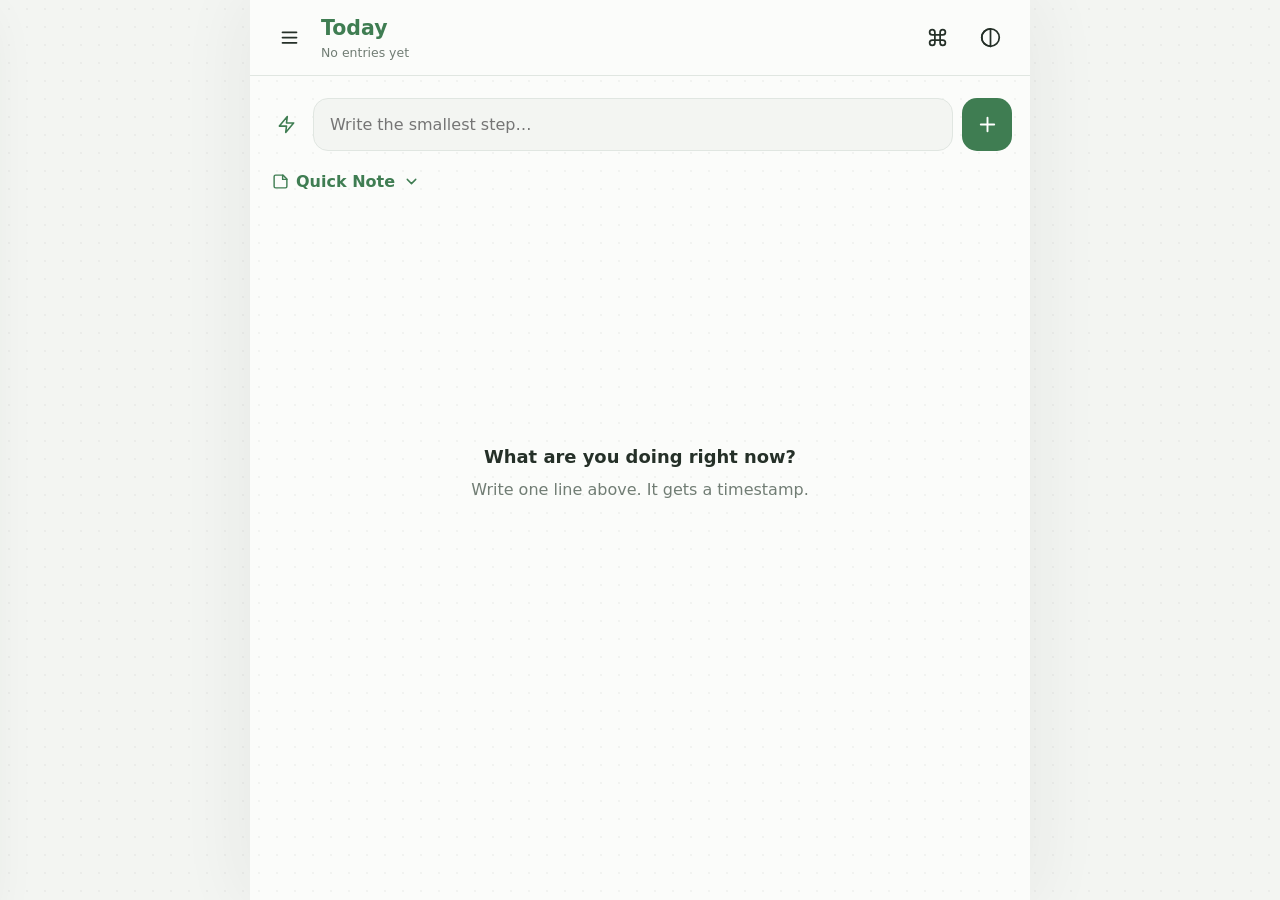
<file: dev/DoingRightNow-dev-2.html>
<!doctype html>
<html lang="en">
<head>
  <meta charset="utf-8">
  <meta name="viewport" content="width=device-width,initial-scale=1,viewport-fit=cover">
  <meta name="theme-color" content="#f4f5f7" id="themeColor">
  <meta name="description" content="When you can't start, write the smallest step. Doing Right Now (DRN) — a journal for getting unstuck — one timestamped line at a time. No sign-up, no cloud.">
  <link rel="canonical" href="https://doingrightnow.com/DoingRightNow">
  <meta property="og:type" content="website">
  <meta property="og:title" content="Doing Right Now">
  <meta property="og:description" content="When you can't start, write the smallest step. A private journal for getting unstuck — one timestamped line at a time.">
  <meta property="og:url" content="https://doingrightnow.com/DoingRightNow">
  <meta property="og:image" content="https://doingrightnow.com/images/screenshot-840.jpg">
  <meta property="og:image:alt" content="Doing Right Now app">
  <meta name="twitter:card" content="summary_large_image">
  <meta name="twitter:title" content="Doing Right Now">
  <meta name="twitter:description" content="A private journal for getting unstuck — one timestamped line at a time.">
  <meta name="twitter:image" content="https://doingrightnow.com/images/screenshot-840.jpg">
  <meta name="mobile-web-app-capable" content="yes">
  <meta name="apple-mobile-web-app-capable" content="yes">
  <meta name="apple-mobile-web-app-title" content="Doing Right Now">
  <link rel="icon" type="image/svg+xml" href="data:image/svg+xml,%3Csvg xmlns='http://www.w3.org/2000/svg' viewBox='0 0 24 24' fill='none' stroke='%233f7d52' stroke-width='2' stroke-linecap='round' stroke-linejoin='round'%3E%3Crect x='3' y='4' width='18' height='18' rx='2'/%3E%3Cpath d='M16 2v4M8 2v4M3 10h18m-12 6 2 2 4-4'/%3E%3C/svg%3E">
  <link rel="apple-touch-icon" href="data:image/svg+xml,%3Csvg xmlns='http://www.w3.org/2000/svg' viewBox='0 0 24 24' fill='none' stroke='%233f7d52' stroke-width='2' stroke-linecap='round' stroke-linejoin='round'%3E%3Crect x='3' y='4' width='18' height='18' rx='2'/%3E%3Cpath d='M16 2v4M8 2v4M3 10h18m-12 6 2 2 4-4'/%3E%3C/svg%3E">
  <title>Doing Right Now</title>
  <style>
    :root{color-scheme:light dark;--bg:#f3f5f2;--panel:#fbfcfa;--ink:#253028;--muted:#717d74;--line:#e0e6e1;--green:#3f7d52;--green2:#e7f0e9;--dot:#2530280b;--danger:#a23c36;--shadow:0 18px 50px #24302814;font:16px/1.45 ui-rounded,"SF Pro Rounded","Segoe UI",system-ui,sans-serif}html[data-font-size="small"]{font-size:14px}html[data-font-size="large"]{font-size:18px}
    *{box-sizing:border-box}body{margin:0;background-color:var(--bg);background-image:radial-gradient(var(--dot) 1px,transparent 1px);background-size:18px 18px;color:var(--ink);min-height:100dvh}button,input,textarea{font:inherit;color:inherit}button{cursor:pointer}button:focus-visible,input:focus-visible,textarea:focus-visible{outline:3px solid #70a77e;outline-offset:2px}.hidden{display:none!important}
    .shell{max-width:780px;min-height:100dvh;margin:auto;background-color:var(--panel);background-image:radial-gradient(var(--dot) 1px,transparent 1px);background-size:18px 18px;box-shadow:0 0 70px #24302812}.topbar{position:sticky;top:0;z-index:5;display:flex;align-items:center;gap:10px;padding:max(14px,env(safe-area-inset-top)) 18px 13px;background:#fbfcfaf0;border-bottom:1px solid var(--line);backdrop-filter:blur(18px)}.title{min-width:0;flex:1}.title h1{font-size:1.28rem;margin:0;color:var(--green)}.subtitle{font-size:.78rem;color:var(--muted)}
    .icon,.add{border:0;background:transparent;border-radius:999px;width:43px;height:43px;display:grid;place-items:center}.icon:hover{background:var(--green2)}.add{position:absolute;left:50%;transform:translateX(-50%);background:var(--green);color:white;box-shadow:0 7px 20px #3f7d5240}.lucide{width:21px;height:21px;fill:none;stroke:currentColor;stroke-width:2;stroke-linecap:round;stroke-linejoin:round;pointer-events:none}.add .lucide{width:26px;height:26px}.main{padding:22px 18px 110px}.now{display:flex;width:100%;justify-content:space-between;gap:18px;padding:18px;border-radius:18px;background:linear-gradient(145deg,#eceeef,#f6f7f7);border:1px solid #d9dddf;margin-bottom:16px;text-align:left}.now:hover{border-color:var(--green)}.eyebrow{text-transform:uppercase;letter-spacing:.12em;font-size:.68rem;font-weight:800;color:var(--green)}.now-text{display:block;font-size:1.12rem;font-weight:700;margin-top:5px}.elapsed{font-variant-numeric:tabular-nums;color:var(--green);font-weight:800;white-space:nowrap}
    .composer{display:flex;gap:9px;margin-bottom:16px}.composer>.input-wrap{min-width:0}.composer>.input-wrap>input{display:block;width:100%;min-width:0;border:1px solid var(--line);background:var(--bg);border-radius:15px;padding:14px 16px}.composer-submit,.quick-trigger{border-radius:15px;display:grid;place-items:center}.composer-submit{flex:0 0 50px;border:0;background:var(--green);color:#fff}.composer-submit:hover{filter:brightness(.95)}.composer-submit .lucide{width:23px;height:23px}.quick-wrap{position:relative;display:grid;place-items:center;flex:0 0 36px}.quick-trigger{width:36px;height:36px;border:0;background:transparent;color:var(--green)}.quick-trigger .lucide{width:19px;height:19px}.quick-trigger:hover{color:var(--ink)}.quick-menu{right:auto!important;width:min(300px,calc(100vw - 28px))}
    .entry{position:relative;display:grid;grid-template-columns:62px 66px 1fr auto;align-items:start;gap:9px;padding:15px 3px;border-bottom:1px solid var(--line)}.entry.current::before{content:"";position:absolute;left:-7px;top:11px;bottom:11px;width:3px;border-radius:99px;background:var(--green)}.time{color:var(--muted);font-variant-numeric:tabular-nums;font-size:.88rem;padding-top:3px}.markers{display:flex;justify-content:flex-start;gap:6px}.start-mark,.important-mark,.question-mark{width:18px;height:22px;display:none;place-items:center}.entry.started .start-mark{display:grid;color:var(--green)}.entry.important .important-mark{display:grid;color:var(--danger)}.entry.question .question-mark{display:grid;color:#d4a017}.start-mark .lucide,.important-mark .lucide,.question-mark .lucide{width:15px;height:15px;stroke-width:2.5}.entry-text{border:0;background:transparent;text-align:left;padding:0;line-height:1.5}.entry.started .entry-text{color:var(--ink)}.entry.important .entry-text,.now.important .now-text{font-weight:850}.entry-text code,.now-text code{padding:1px 5px;border-radius:5px;background:#fff3b8;color:#5f5315;font:0.9em/1.4 ui-monospace,SFMono-Regular,Consolas,monospace}.menu{border:0;background:transparent;border-radius:10px;padding:5px 10px;color:var(--muted)}.menu:hover{background:var(--green2)}mark{background:transparent;font-weight:750}.tag-person{color:#7c6bc4}.tag-location{color:#2a9d8f}.tag-project{color:#e9a825}.empty{display:grid;place-items:center;text-align:center;min-height:56vh;color:var(--muted)}.empty button{border:1px dashed #b5c2b8;border-radius:24px;background:#f8faf7;padding:35px 28px}.empty b{display:block;color:var(--ink);font-size:1.12rem;margin:8px}.empty .plus{display:block;color:var(--green);font-size:2.3rem}
    .fab{display:none;position:fixed;right:22px;bottom:max(22px,env(safe-area-inset-bottom));border:0;border-radius:99px;width:58px;height:58px;background:var(--green);color:white;font-size:2rem;box-shadow:var(--shadow)}.backdrop{position:fixed;inset:0;background:#101b1488;z-index:10}.drawer{position:fixed;z-index:11;inset:0 auto 0 0;width:min(330px,86vw);background:var(--panel);padding:max(24px,env(safe-area-inset-top)) 18px 22px;box-shadow:var(--shadow);transform:translateX(-105%);transition:.22s}.drawer.open{transform:none}.brand{display:flex;gap:13px;align-items:center;padding:8px 8px 24px}.brand-logo{width:42px;height:42px;border-radius:13px;background:#3f7d52;color:#fff;display:grid;place-items:center;font-size:1.35rem}.brand span{display:block;color:var(--muted);font-size:.8rem}.nav button{width:100%;border:0;background:transparent;text-align:left;padding:13px;border-radius:12px;margin:2px 0}.nav button:hover,.nav button.active{background:var(--green2);color:var(--green);font-weight:750}.drawer-foot{position:absolute;left:18px;right:18px;bottom:20px}.drawer-foot button{width:100%;border:0;background:transparent;text-align:left;padding:8px;color:var(--green)}.status{font-size:.72rem;color:var(--muted);padding:8px;display:block}
    dialog{border:0;padding:0;border-radius:22px;width:min(600px,calc(100% - 24px));background:var(--panel);color:var(--ink);box-shadow:var(--shadow)}dialog::backdrop{background:#101b1488}.card{padding:22px}.modal-head{display:flex;justify-content:space-between;gap:15px}.modal-head h2{margin:5px 0 18px;font-size:1.25rem}.close{border:0;background:transparent;font-size:1.7rem;align-self:start}.close:focus-visible,.zen-close:focus-visible{outline:none}.input-wrap{position:relative;flex:1}.input-row{display:flex;gap:8px}.input-row input,.search input,textarea{width:100%;border:1px solid var(--line);background:var(--bg);border-radius:14px;padding:14px}textarea{min-height:150px;resize:vertical}.suggestions{position:absolute;z-index:4;left:0;right:0;top:calc(100% + 6px);max-height:220px;overflow:auto;padding:6px;background:var(--panel);border:1px solid var(--line);border-radius:14px;box-shadow:var(--shadow)}.suggestions button{display:flex;width:100%;align-items:center;gap:9px;border:0;background:transparent;padding:10px;border-radius:9px;text-align:left}.suggestions button:hover,.suggestions button.active{background:var(--green2);color:var(--green)}.suggestion-prefix{font-weight:850}.quick-strip{display:flex;gap:7px;overflow:auto;padding:9px 0 1px}.quick-strip button{white-space:nowrap;border:1px solid var(--line);background:var(--panel);border-radius:99px;padding:7px 11px;font-size:.8rem}.quick-strip button:hover{border-color:var(--green);color:var(--green)}.entry-links{display:grid;gap:6px;margin-top:12px;padding:10px 12px;border-radius:12px;background:var(--green2)}.entry-links a{color:var(--green);overflow-wrap:anywhere}.hint{color:var(--muted);font-size:.78rem;margin:10px 2px}.actions{display:flex;justify-content:flex-end;gap:9px;margin-top:18px}.actions button{border:0;border-radius:12px;padding:10px 16px}.primary{background:var(--green);color:#fff}.secondary{background:var(--green2)}.danger{background:#f7e6e4!important;color:var(--danger);margin-right:auto}#resetConfirm{margin-right:0}.search{display:flex;gap:10px;margin-bottom:10px}.search input{min-width:0;flex:1}.copy-search{flex:0 0 102px;display:flex;align-items:center;justify-content:center;gap:7px;border:1px solid var(--line);border-radius:14px;background:var(--green2);color:var(--green);font-weight:750}.copy-search:disabled{cursor:not-allowed;opacity:.45}.copy-search .lucide{width:17px;height:17px}.view-tools{display:flex;justify-content:flex-end;gap:8px;margin:-2px 0 12px}.view-tools .copy-search{flex-basis:auto;padding:8px 12px}.copy-preview{min-height:320px;font:14px/1.55 ui-monospace,SFMono-Regular,Consolas,monospace}.search-results .dayhead,.history .dayhead{font-weight:800;padding:24px 0 5px;color:var(--green)}.dayhead-button{display:flex;width:100%;align-items:center;justify-content:space-between;gap:12px;border:0;background:transparent;text-align:left}.day-meta{display:flex;align-items:center;gap:8px}.count-badge{padding:2px 7px;border-radius:99px;background:var(--green2);font-size:.72rem;white-space:nowrap}.day-trophy{display:grid;place-items:center;color:#d4a017}.day-trophy .lucide{width:16px;height:16px}.dayhead-button:hover .stars{color:#d4a017}.stars{color:#e9a825;font-weight:700;letter-spacing:.08em;white-space:nowrap}
    .settings-card{max-height:min(780px,90dvh);overflow:auto}.list-section{padding:16px 0;border-top:1px solid var(--line)}.list-head{display:flex;align-items:center;gap:9px;margin-bottom:10px}.list-head .lucide{color:var(--green)}.list-head h3{font-size:1rem;margin:0}.toggle-row{display:flex;align-items:center;justify-content:space-between;gap:18px}.toggle-row input{width:20px;height:20px;accent-color:var(--green)}.toggle-row .number-input{width:70px;height:auto;border:1px solid var(--line);background:var(--bg);border-radius:10px;padding:8px}.segmented{display:flex;padding:3px;border-radius:11px;background:var(--bg);border:1px solid var(--line)}.segmented button{border:0;background:transparent;border-radius:8px;padding:6px 10px}.segmented button.active{background:var(--green);color:#fff}.list-add{display:flex;gap:7px}.list-add input{min-width:0;flex:1;border:1px solid var(--line);background:var(--bg);border-radius:11px;padding:10px 12px}.list-add button{border:0;background:var(--green);color:white;border-radius:11px;width:42px;display:grid;place-items:center}.chips{display:flex;flex-wrap:wrap;gap:7px;margin-top:10px}.chip{display:flex;align-items:center;gap:5px;padding:6px 8px 6px 10px;background:var(--green2);border-radius:99px;color:var(--ink);font-size:.82rem}.chip.tag-person{background:#7c6bc418}.chip.tag-location{background:#2a9d8f18}.chip.tag-project{background:#e9a82520}.chip button{display:grid;place-items:center;border:0;background:transparent;color:var(--muted);padding:1px}.chip .lucide{width:14px;height:14px}.list-empty{color:var(--muted);font-size:.8rem;margin:8px 1px}.system-actions{display:grid;gap:10px}.system-actions button{border:1px solid var(--line);background:var(--bg);border-radius:13px;padding:13px 15px;text-align:left}.system-actions button:hover{border-color:var(--green);color:var(--green)}.system-actions .system-danger{border-color:#a23c3640;color:var(--danger);background:#f7e6e4}.clear-older{display:flex;gap:8px}.clear-older input{width:82px;border:1px solid var(--line);background:var(--bg);border-radius:13px;padding:10px}.clear-older button{flex:1}.entry-actions{display:grid;gap:8px}.entry-actions button{display:flex;align-items:center;gap:10px;width:100%;border:1px solid var(--line);background:var(--bg);border-radius:13px;padding:13px 15px;text-align:left}.entry-actions button:hover:not(:disabled){border-color:var(--green);color:var(--green)}.entry-actions button:disabled{opacity:.55;cursor:default}.entry-actions .lucide{width:19px;height:19px}.entry-actions .important-action{color:var(--danger)}.entry-actions .question-action{color:#d4a017}.command-search{width:100%;border:1px solid var(--line);background:var(--bg);border-radius:14px;padding:14px;margin-bottom:10px}.command-list{display:grid;gap:4px;max-height:55dvh;overflow:auto}.command-list button{display:flex;align-items:center;justify-content:space-between;gap:15px;width:100%;border:0;background:transparent;border-radius:11px;padding:11px 12px;text-align:left}.command-list button:hover,.command-list button:focus-visible{background:var(--green2);color:var(--green);outline:none}.command-list small{color:var(--muted);white-space:nowrap}.help-brand{display:flex;align-items:center;gap:12px;padding:2px 0 16px}.help-brand strong{font-size:1.1rem}.help-brand small{display:block;color:var(--muted)}.help-copy section{padding:15px 0;border-top:1px solid var(--line)}.help-copy h3{margin:0 0 7px;font-size:1rem;color:var(--green)}.help-copy p,.help-copy ul{margin:6px 0;color:var(--muted)}.help-copy ul{padding-left:21px}.help-copy a{color:var(--green)}
    .zen{position:fixed;inset:0;z-index:20;background:radial-gradient(circle at 50% 35%,#25422d,#0f1711 68%);color:white;display:grid;place-items:center;text-align:center;padding:30px}.zen-current{width:min(700px,100%)}.zen-close{position:absolute;right:22px;top:max(22px,env(safe-area-inset-top));background:#ffffff12;color:white;border:0;border-radius:99px;width:44px;height:44px;font-size:1.4rem}.zen-eyebrow{display:inline-block;text-transform:uppercase;letter-spacing:.12em;font-size:.76rem;font-weight:850;color:#3f7d52;background:linear-gradient(100deg,#3f7d52 30%,#9ac7a6 48%,#3f7d52 66%);background-size:260% 100%;background-clip:text;-webkit-background-clip:text;-webkit-text-fill-color:transparent;animation:text-shimmer 5s ease-in-out infinite}.zen-timer{display:flex;align-items:center;justify-content:center;gap:16px;margin-top:14px}.zen-timer .timer-icon{width:64px;height:64px}.zen-elapsed{color:#3f7d52;font-size:clamp(3rem,13vw,7rem);font-weight:250;font-variant-numeric:tabular-nums}.zen-clock{opacity:.72;margin:8px}.zen-text{font-size:clamp(1.25rem,5vw,2.2rem);font-weight:700;max-width:650px;margin:30px auto}.zen-text.important{font-weight:850}.zen-add{border:1px solid #ffffff60;background:#ffffff12;color:white;border-radius:99px;width:62px;height:62px;font-size:2rem}
    .toast{position:fixed;z-index:30;left:50%;bottom:25px;transform:translateX(-50%);padding:10px 16px;background:#252a32;color:white;border-radius:99px;box-shadow:var(--shadow);font-size:.85rem}.tag{color:var(--green);font-weight:750}@media(max-width:620px){.topbar{padding-left:10px;padding-right:10px}.topbar .note{display:none}.title{max-width:105px}.main{padding-left:14px;padding-right:14px}.entry{grid-template-columns:50px 66px 1fr auto}.fab{display:none}.topbar .add{display:grid}#settingsDialog,#systemDialog,#helpDialog,#copyDialog,#developerDialog{inset:0;width:100vw;height:100dvh;max-width:none;max-height:none;margin:0;border-radius:0}#settingsDialog .settings-card,#systemDialog .settings-card,#helpDialog .settings-card,#copyDialog .settings-card,#developerDialog .settings-card{height:100%;max-height:none;padding-top:max(22px,env(safe-area-inset-top));padding-bottom:max(22px,env(safe-area-inset-bottom))}#copyDialog .copy-preview{min-height:calc(100dvh - 190px)}#entryActionsDialog{inset:auto 0 0;width:100%;max-width:none;margin:0;border-radius:22px 22px 0 0;padding-bottom:env(safe-area-inset-bottom)}}
    html[data-theme="dark"]{--bg:#0f1511;--panel:#151c17;--ink:#e5ece7;--muted:#8f9d93;--line:#28322b;--green:#79b98b;--green2:#203328;--dot:#ffffff0a;--shadow:0 18px 50px #0008;color-scheme:dark}html[data-theme="dark"] .topbar{background:#151c17ed}html[data-theme="dark"] .now{background:linear-gradient(145deg,#202328,#181b1f);border-color:#30343a}html[data-theme="dark"] .empty button{background:#151c17;border-color:#35443a}html[data-theme="dark"] .tag-person{color:#a99be8}html[data-theme="dark"] .tag-location{color:#5ecfbf}html[data-theme="dark"] .tag-project{color:#f0c14a}html[data-theme="dark"] .entry.question .question-mark{color:#f0c14a}html[data-theme="dark"] .entry-text code,html[data-theme="dark"] .now-text code{background:#564b1d;color:#fff0a8}html[data-theme="light"]{color-scheme:light}
    @media(prefers-color-scheme:dark){html:not([data-theme="light"]):not([data-theme="dark"]){--bg:#0f1511;--panel:#151c17;--ink:#e5ece7;--muted:#8f9d93;--line:#28322b;--green:#79b98b;--green2:#203328;--dot:#ffffff0a;--shadow:0 18px 50px #0008;color-scheme:dark}html:not([data-theme="light"]):not([data-theme="dark"]) .topbar{background:#151c17ed}html:not([data-theme="light"]):not([data-theme="dark"]) .now{background:linear-gradient(145deg,#202328,#181b1f);border-color:#30343a}html:not([data-theme="light"]):not([data-theme="dark"]) .empty button{background:#151c17;border-color:#35443a}html:not([data-theme="light"]):not([data-theme="dark"]) .tag-person{color:#a99be8}html:not([data-theme="light"]):not([data-theme="dark"]) .tag-location{color:#5ecfbf}html:not([data-theme="light"]):not([data-theme="dark"]) .tag-project{color:#f0c14a}}
    html[data-accent]{--green2:color-mix(in srgb,var(--green) 15%,var(--panel))}html[data-accent="green"]{--green:#3f7d52}html[data-accent="blue"]{--green:#3478b8}html[data-accent="violet"]{--green:#7540bf}html[data-accent="amber"]{--green:#a87500}html[data-accent="coral"]{--green:#c52f21}html[data-accent="pumpkin"]{--green:#b85c16}html[data-theme="dark"][data-accent="green"]{--green:#79b98b}html[data-theme="dark"][data-accent="blue"]{--green:#70aee3}html[data-theme="dark"][data-accent="violet"]{--green:#b290d9}html[data-theme="dark"][data-accent="amber"]{--green:#e2b84b}html[data-theme="dark"][data-accent="coral"]{--green:#f17961}html[data-theme="dark"][data-accent="pumpkin"]{--green:#e98a43}@media(prefers-color-scheme:dark){html:not([data-theme="light"]):not([data-theme="dark"])[data-accent="green"]{--green:#79b98b}html:not([data-theme="light"]):not([data-theme="dark"])[data-accent="blue"]{--green:#70aee3}html:not([data-theme="light"]):not([data-theme="dark"])[data-accent="violet"]{--green:#b290d9}html:not([data-theme="light"]):not([data-theme="dark"])[data-accent="amber"]{--green:#e2b84b}html:not([data-theme="light"]):not([data-theme="dark"])[data-accent="coral"]{--green:#f17961}html:not([data-theme="light"]):not([data-theme="dark"])[data-accent="pumpkin"]{--green:#e98a43}}.appearance-row{flex-wrap:wrap}.accent-grid{display:flex;flex-wrap:wrap;gap:7px}.accent-grid button{display:flex;align-items:center;gap:7px;border:1px solid var(--line);background:var(--bg);border-radius:99px;padding:7px 10px}.accent-grid button.active{border-color:var(--green);font-weight:750}.accent-dot{width:13px;height:13px;border-radius:50%;background:var(--swatch)}
    .delete-preview{display:flex;align-items:flex-start;gap:10px;margin:16px 0;padding:13px;border:1px solid #a23c3640;border-radius:13px;background:#a23c360d;color:var(--ink);overflow-wrap:anywhere}.delete-preview .lucide{flex:0 0 auto;width:19px;height:19px;color:var(--danger)}.entry-actions .delete-action{color:var(--danger)}
    .storage-summary{display:grid;gap:10px;margin-bottom:16px}.storage-summary>div:not(.backup-reminder){display:flex;justify-content:space-between;gap:16px;padding:11px 13px;border:1px solid var(--line);border-radius:12px;background:var(--bg)}.storage-summary span{color:var(--muted);text-align:right}.backup-reminder{display:flex;align-items:flex-start;gap:10px;padding:12px;border:1px solid #d4a01755;border-radius:12px;background:#d4a01710}.backup-reminder .lucide{flex:0 0 auto;width:19px;height:19px;color:#b38200}.backup-reminder span{display:block;text-align:left}.backup-reminder b{color:var(--ink)}.backup-reminder small{display:block;margin-top:2px}
    html[data-accent="amber"]{--green:#8a6100}.close:focus-visible,.zen-close:focus-visible{outline:2px solid color-mix(in srgb,var(--ink) 45%,transparent);outline-offset:2px}html[data-theme="dark"] .add,html[data-theme="dark"] .composer-submit,html[data-theme="dark"] .fab,html[data-theme="dark"] .primary,html[data-theme="dark"] .segmented button.active,html[data-theme="dark"] .list-add button{color:#101511}@media(prefers-color-scheme:dark){html:not([data-theme="light"]):not([data-theme="dark"]) .add,html:not([data-theme="light"]):not([data-theme="dark"]) .composer-submit,html:not([data-theme="light"]):not([data-theme="dark"]) .fab,html:not([data-theme="light"]):not([data-theme="dark"]) .primary,html:not([data-theme="light"]):not([data-theme="dark"]) .segmented button.active,html:not([data-theme="light"]):not([data-theme="dark"]) .list-add button{color:#101511}}
    .timer-display{display:flex;align-items:center;gap:10px;flex:0 0 auto;align-self:center}.elapsed{font-size:clamp(1.8rem,7vw,2.5rem);line-height:1;color:#3f7d52;font-weight:650}.timer-icon{width:46px;height:46px;color:#3f7d52}.timer-icon.jiggle{animation:timer-jiggle .55s ease-in-out}.timer-hand{transform-origin:12px 14px;transform-box:view-box;transition:transform .28s ease-out;stroke-dasharray:5 1}.entry.current::before{background:#3f7d52}.now .eyebrow{color:#3f7d52;background:linear-gradient(100deg,#3f7d52 30%,#9ac7a6 48%,#3f7d52 66%);background-size:260% 100%;background-clip:text;-webkit-background-clip:text;-webkit-text-fill-color:transparent;animation:text-shimmer 5s ease-in-out infinite}.entry-text,.now-text{display:-webkit-box;overflow:hidden;-webkit-box-orient:vertical;white-space:pre-wrap}.entry-text{-webkit-line-clamp:2;line-clamp:2;min-width:0}.now>span:first-child{min-width:0}.now-text{-webkit-line-clamp:3;line-clamp:3}.entry-limit{display:flex;justify-content:flex-end}.entry-limit.over{color:var(--danger);font-weight:750}.time small,.zen-clock small{font-size:.62rem;font-weight:750;letter-spacing:.03em;margin-left:2px;vertical-align:.08em}@keyframes timer-jiggle{0%,100%{transform:rotate(0) scale(1)}20%{transform:rotate(-7deg) scale(1.06)}40%{transform:rotate(6deg) scale(1.06)}60%{transform:rotate(-4deg)}80%{transform:rotate(2deg)}}@keyframes text-shimmer{0%{background-position:130% 0}38%,100%{background-position:-130% 0}}@media(prefers-reduced-motion:reduce){.timer-hand{transform:none!important;transition:none}.timer-icon.jiggle{animation:none}.now .eyebrow{animation:none;background:none;-webkit-text-fill-color:#3f7d52}}
    .format-controls{display:grid;grid-template-columns:1fr 1fr;gap:10px}.format-controls label{display:grid;gap:5px;color:var(--muted);font-size:.82rem}.format-controls select{width:100%;border:1px solid var(--line);background:var(--bg);color:var(--ink);border-radius:11px;padding:10px;font:inherit}@media(max-width:420px){.format-controls{grid-template-columns:1fr}}
    .quick-note{margin:-4px 0 16px}.quick-note-toggle{display:inline-flex;align-items:center;gap:7px;border:0;background:transparent;color:var(--green);padding:7px 4px;font-weight:750}.quick-note-toggle .lucide{width:17px;height:17px}.quick-note-toggle[aria-expanded="true"]{color:var(--green)}.quick-note-toggle .disclosure{display:grid;margin-left:1px;transition:transform .18s ease}.quick-note-toggle[aria-expanded="true"] .disclosure{transform:rotate(180deg)}.quick-note-panel{padding:10px;border:1px solid var(--line);border-radius:14px;background:var(--bg)}.quick-note-panel textarea{display:block;width:100%;min-height:110px;border:0;background:transparent;padding:4px;resize:vertical}.quick-note-panel textarea:focus{outline:none}.quick-note-foot{display:flex;align-items:center;justify-content:space-between;gap:12px;padding:6px 3px 1px}.quick-note-status{color:var(--muted);font-size:.76rem}.quick-note-copy{display:inline-flex;align-items:center;gap:5px;border:0;background:transparent;color:var(--green);padding:5px 7px;font-weight:750;font-size:.78rem}.quick-note-copy .lucide{width:15px;height:15px}@media(prefers-reduced-motion:reduce){.quick-note-toggle .disclosure{transition:none}.zen-eyebrow{animation:none;background:none;-webkit-text-fill-color:#3f7d52}}
    .now{position:relative;display:block}.now-edit-hit{position:absolute;z-index:1;inset:0;width:100%;border:0;border-radius:inherit;background:transparent}.now-edit-hit:focus-visible{outline:2px solid color-mix(in srgb,#3f7d52 55%,transparent);outline-offset:2px}.now-content{position:relative;z-index:0;display:grid;grid-template-columns:minmax(110px,1.5fr) auto minmax(38px,.5fr);align-items:center;gap:12px;pointer-events:none}.now-copy{min-width:0;text-align:left}.now-content .timer-display{grid-column:2;justify-self:center}.now-zen{position:absolute;z-index:2;right:8px;top:8px;display:grid;place-items:center;width:36px;height:36px;border:0;border-radius:10px;background:transparent;color:#3f7d52}.now-zen:hover,.now-zen:focus-visible{background:#3f7d5215;outline:none}.now-zen .lucide{width:19px;height:19px}@media(max-width:620px){.now-content{grid-template-columns:1fr;padding-top:22px}.now-content .timer-display{grid-column:1;justify-self:center}.now-copy{padding-right:30px}}
    .now-content{grid-template-columns:minmax(0,1fr) auto 42px;gap:10px}.now-content .timer-display{grid-column:2;justify-self:end}@media(max-width:620px){.now-content{grid-template-columns:minmax(0,1fr) auto 34px;gap:6px;padding-top:0}.now-content .timer-display{grid-column:2;justify-self:end}.now-copy{padding-right:0}.now-zen{right:5px;top:5px}}
  </style>
</head>
<body>
  <div class="shell"><header class="topbar"><button class="icon" id="nav" aria-label="Open navigation" data-icon="menu"></button><div class="title"><h1 id="title">Today</h1><div class="subtitle" id="subtitle"></div></div><button class="icon" id="command" aria-label="Open command palette" title="Command palette (⌘K)" data-icon="command"></button><button class="icon" id="theme" aria-label="Theme: system" title="Theme: system" data-icon="contrast"></button><button class="add hidden" id="add" aria-label="Go to Today and add activity" data-icon="plus"></button></header><main class="main" id="main"></main></div>
  <button class="fab" id="fab" aria-label="Add activity" data-icon="plus"></button>
  <div class="backdrop hidden" id="backdrop"></div><aside class="drawer" id="drawer"><div class="brand"><div class="brand-logo" data-icon="calendar-check"></div><div><b>Doing Right Now</b><span>One line. One moment. One start.</span></div></div><nav class="nav"><button data-view="today" class="active">Today</button><button data-view="yesterday">Yesterday</button><button data-view="7">Last 7 days</button><button data-view="30">Last 30 days</button><button data-view="365">Last 365 days</button><button data-view="all">All journal</button><button data-view="search">Search</button><button id="settingsBtn">Settings</button><button id="systemBtn">System</button><button id="helpBtn">Help</button><button id="developerBtn">Developer</button></nav></aside>
  <dialog id="entryDialog"><form class="card" id="entryForm"><div class="modal-head"><div><span class="eyebrow">Doing Right Now</span><h2 id="formTitle">What are you doing right now?</h2></div><button type="button" class="close" data-close>×</button></div><div class="input-row"><div class="input-wrap"><textarea id="entryInput" maxlength="1000" rows="5" autocomplete="off" placeholder="Write the smallest step…"></textarea><div class="suggestions hidden" id="tagSuggestions"></div></div></div><div class="entry-limit hint" id="entryLimit">0 / 1,000</div><div class="quick-strip hidden" id="quickStrip"></div><div class="hint">Type @ for people, + for projects, or # for places. Long entries are shortened only in the journal display.</div><div class="entry-links hidden" id="entryLinks"></div><div class="actions"><button type="button" class="danger hidden" id="delete">Delete</button><button type="button" class="secondary" data-close>Cancel</button><button class="primary" type="submit" id="save">Add</button></div></form></dialog>
  <dialog id="settingsDialog"><div class="card settings-card"><div class="modal-head"><div><span class="eyebrow">Settings</span><h2>Preferences &amp; lists</h2></div><button type="button" class="close" id="settingsClose">×</button></div><section class="list-section"><div class="toggle-row appearance-row"><span><b>Appearance</b><br><small class="hint">Follow your system or choose a mode</small></span><div class="segmented" aria-label="Appearance"><button type="button" data-setting-theme="system">System</button><button type="button" data-setting-theme="light">Light</button><button type="button" data-setting-theme="dark">Dark</button></div></div></section><section class="list-section"><div class="toggle-row"><span><b>Font size</b><br><small class="hint">Adjust text throughout the app</small></span><div class="segmented" aria-label="Font size"><button type="button" data-font-size="small">S</button><button type="button" data-font-size="medium">M</button><button type="button" data-font-size="large">L</button></div></div></section><section class="list-section"><div class="list-head"><h3>Time &amp; date format</h3></div><div class="format-controls"><label><span>Time</span><select id="timeFormat"><option value="12">12-hour (am/pm)</option><option value="24">24-hour</option></select></label><label><span>Date</span><select id="dateFormat"><option value="regional">Regional</option><option value="mdy">MM/DD/YYYY</option><option value="dmy">DD/MM/YYYY</option><option value="iso">YYYY-MM-DD</option></select></label></div></section><section class="list-section"><div class="list-head"><h3>Accent color</h3></div><div class="accent-grid" aria-label="Accent color"><button type="button" data-accent="green"><span class="accent-dot" style="--swatch:#3f7d52"></span>Green</button><button type="button" data-accent="blue"><span class="accent-dot" style="--swatch:#3478b8"></span>Blue</button><button type="button" data-accent="violet"><span class="accent-dot" style="--swatch:#7540bf"></span>Violet</button><button type="button" data-accent="amber"><span class="accent-dot" style="--swatch:#a87500"></span>Amber</button><button type="button" data-accent="coral"><span class="accent-dot" style="--swatch:#c52f21"></span>Coral</button><button type="button" data-accent="pumpkin"><span class="accent-dot" style="--swatch:#b85c16"></span>Pumpkin</button></div><div class="hint">The app icon always stays green.</div></section><section class="list-section"><label class="toggle-row"><span><b>Timer on current entry</b><br><small class="hint">Counts up to eight hours, then shows 8hr+</small></span><input type="checkbox" id="timerToggle"></label></section><section class="list-section"><label class="toggle-row"><span><b>Trophy threshold</b><br><small class="hint">Entries needed to earn a day trophy</small></span><input class="number-input" type="number" id="trophyThreshold" min="1" max="99" inputmode="numeric"></label></section><div id="listEditor"></div><div class="actions"><button type="button" class="primary" id="settingsDone">Done</button></div></div></dialog>
  <dialog id="systemDialog"><div class="card settings-card"><div class="modal-head"><div><span class="eyebrow">System</span><h2>Data &amp; backup</h2></div><button type="button" class="close" id="systemClose">×</button></div><div class="storage-summary"><div><b>Storage usage</b><span id="storageUsage">Calculating…</span></div><div><b>Last backup</b><span id="lastBackup">Never</span></div><div class="backup-reminder hidden" id="backupReminder"><span data-icon="circle-alert"></span><span><b>Backup recommended</b><small>Export a copy so your journal is protected if browser data is cleared.</small></span></div></div><section class="list-section"><div class="system-actions"><button type="button" id="export"><b>Export journal</b><br><small>Download a complete JSON backup</small></button><button type="button" id="import"><b>Import journal</b><br><small>Restore from a Doing Right Now JSON backup</small></button><button type="button" id="clearExceptToday"><b>Clear all except Today</b><br><small>Remove entries from every earlier day</small></button><div class="clear-older"><input type="number" id="clearOlderDays" min="1" max="36500" value="30" inputmode="numeric" aria-label="Days to keep"><button type="button" id="clearOlder"><b>Clear older entries</b><br><small>Keep the selected number of recent days</small></button></div><button type="button" class="system-danger" id="resetBtn"><b>Reset</b><br><small>Clear journal data and restore starter lists</small></button></div><input type="file" id="file" accept="application/json,.json" hidden><small class="status" id="status">Loading local storage…</small></section><div class="actions"><button type="button" class="primary" id="systemDone">Done</button></div></div></dialog>
  <dialog id="helpDialog"><div class="card settings-card help-copy">
    <div class="modal-head"><div><span class="eyebrow">Help</span><h2>Doing Right Now</h2></div><button type="button" class="close" id="helpClose">×</button></div>
    <div class="help-brand"><div class="brand-logo" data-icon="calendar-check"></div><div><strong>Doing Right Now</strong><small>One line. One moment. One start.</small></div></div>
    <section><h3>About the app</h3><p><b>Version 2.0.0</b></p><p>A private, local-first journal for getting unstuck—one timestamped line at a time.</p><p><a href="https://doingrightnow.com" target="_blank" rel="noopener">doingrightnow.com</a></p></section>
    <section><h3>Quick start</h3><ul><li>Write the smallest thing you are doing in the Today box.</li><li>Press Enter or the + button to timestamp it.</li><li>Write another line whenever your focus changes.</li></ul></section>
    <section><h3>Quick Note</h3><p>Tap the accent-colored Quick Note control or its chevron below the Doing Right Now card to disclose a reusable note. The chevron rotates to show whether the note is open. It saves automatically as you type. Use its small Copy button to place the note on your clipboard. The Command Palette can open and focus Quick Note directly.</p></section>
    <section><h3>Quick Add and formatting</h3><p>Use the lightning button for reusable entries. Type <span class="tag-person">@</span> for people, <span class="tag-project">+</span> for projects, or <span class="tag-location">#</span> for places. Suggestions come only from the corresponding lists in Settings. Add <b>^</b> for started, <b>!</b> for important, or <b>?</b> for a question. Wrap text in backticks, such as <code>`next step`</code>, to display it in monospace.</p></section>
    <section><h3>Timer, time, and date</h3><p>The optional timer shows how long the newest Today entry has been current. Its animated timer icon has a second hand that circles every minute to show passing time, not a target. The numeric elapsed-time counter is a duration, so it does not use AM/PM. Settings lets you choose 12-hour or 24-hour clock timestamps, Regional or numeric date formats, and Small, Medium, or Large text.</p></section>
    <section><h3>Zen mode</h3><p>Use the Expand icon at the upper right of the current Doing Right Now card to enter Zen mode. Clicking anywhere else in that card edits the current entry. Zen mode repeats the display in a distraction-free full-screen view, including the green label, animated stopwatch, elapsed time, current clock time, formatting, and complete current entry.</p></section>
    <section><h3>Appearance</h3><p>Settings provides Green, Blue, Violet, Amber, Coral, and Pumpkin accent colors. The app icon always remains green. Accent color works independently from the System, Light, and Dark appearance button. The green Doing Right Now label uses a subtle left-to-right shimmer, which is disabled when reduced motion is preferred.</p></section>
    <section><h3>Day ratings, counts, and trophies</h3><p>Ratings are available for Yesterday and earlier days; Today cannot be rated. In history views, tap a past day heading to cycle its rating from zero to five stars. Each heading shows started entries compared with total entries. A trophy appears when the total reaches the threshold configured in Settings. Plain-text copies show ratings as <b>*</b> characters.</p></section>
    <section><h3>Links</h3><p>When an entry contains an <b>http://</b>, <b>https://</b>, or <b>www.</b> address, both its editing popup and ellipsis action sheet list the link so you can open it directly. Opening a link closes the popup and leaves you at the entry.</p></section>
    <section><h3>Edit and find entries</h3><p>Entries can contain up to 1,000 characters. The dialog editor supports multiple lines and shows a live character count. Long entries are shortened to three lines in the current card and two lines in journal lists; tap one to view and edit its complete text. The app warns when text exceeds the limit. Use Search to find words or tags, then Copy to place the matching results on your clipboard.</p></section>
    <section><h3>Your data</h3><p>Your journal stays in this browser. Tabs and windows in the same browser synchronize automatically; other browsers and devices remain separate. System → Data &amp; backup shows the journal size, browser storage estimate, and last backup. A reminder appears after seven days without a first backup, or when the latest backup is 30 days old; repeat reminders are limited to once a week. Export a copy before clearing browser data or changing devices. Cleanup keeps your shared Note, lists, and settings. Reset clears your data and restores three starter items in every list.</p></section>
    <div class="actions"><button type="button" class="primary" id="helpDone">Done</button></div>
  </div></dialog>
  <dialog id="copyDialog"><div class="card settings-card"><div class="modal-head"><div><span class="eyebrow">Editable plain text</span><h2 id="copyTitle">Edit &amp; copy entries</h2></div><button type="button" class="close" id="copyClose">×</button></div><textarea class="copy-preview" id="copyPreview" aria-label="Editable entries to copy"></textarea><div class="hint">Edit this text if you like. Your journal entries will not be changed.</div><div class="actions"><button type="button" class="secondary" id="copyCancel">Cancel</button><button type="button" class="primary" id="copyPreviewButton"><span data-icon="copy"></span> Copy</button></div></div></dialog>
  <dialog id="developerDialog"><div class="card settings-card"><div class="modal-head"><div><span class="eyebrow">Temporary</span><h2>Developer tools</h2></div><button type="button" class="close" id="developerClose">×</button></div><section class="list-section"><p class="hint">Adds seven entries to Today and sample entries on earlier dates. Existing data is kept.</p><div class="system-actions"><button type="button" id="sampleDataBtn"><b>Populate sample data</b><br><small>Includes tags, started marks, and historical entries</small></button></div></section><div class="actions"><button type="button" class="primary" id="developerDone">Done</button></div></div></dialog>
  <dialog id="resetDialog"><div class="card"><div class="modal-head"><div><span class="eyebrow">Warning</span><h2>Reset everything?</h2></div><button type="button" class="close" id="resetClose">×</button></div><p>This permanently clears all journal entries, the shared Note, custom lists, ratings, and settings. The starter People, Projects, Places, and Quick Add lists will be restored. This cannot be undone.</p><div class="actions"><button type="button" class="secondary" id="resetCancel">Cancel</button><button type="button" class="danger" id="resetConfirm">Reset everything</button></div></div></dialog>
  <dialog id="importConfirmDialog"><div class="card"><div class="modal-head"><div><span class="eyebrow">Import backup</span><h2>Replace this journal?</h2></div><button type="button" class="close" id="importConfirmClose">×</button></div><p>The selected backup will replace the current journal, Note, lists, ratings, and settings.</p><div class="delete-preview"><span data-icon="circle-alert"></span><span id="importSummary"></span></div><div class="actions"><button type="button" class="secondary" id="importConfirmCancel">Keep current journal</button><button type="button" class="danger" id="importConfirmButton">Replace journal</button></div></div></dialog>
  <dialog id="clearDialog"><div class="card"><div class="modal-head"><div><span class="eyebrow">Warning</span><h2 id="clearTitle">Clear entries?</h2></div><button type="button" class="close" id="clearClose">×</button></div><p id="clearMessage"></p><div class="actions"><button type="button" class="secondary" id="clearCancel">Cancel</button><button type="button" class="danger" id="clearConfirm">Clear entries</button></div></div></dialog>
  <dialog id="deleteDialog"><div class="card"><div class="modal-head"><div><span class="eyebrow">Delete entry</span><h2>Delete this activity?</h2></div><button type="button" class="close" id="deleteClose">×</button></div><p>This permanently removes the entry. This cannot be undone.</p><div class="delete-preview"><span data-icon="trash-2"></span><span id="deletePreview"></span></div><div class="actions"><button type="button" class="secondary" id="deleteCancel">Keep entry</button><button type="button" class="danger" id="deleteConfirm">Delete entry</button></div></div></dialog>
  <dialog id="entryActionsDialog"><div class="card"><div class="modal-head"><div><span class="eyebrow">Entry</span><h2>Entry actions</h2></div><button type="button" class="close" id="entryActionsClose">×</button></div><div class="entry-links hidden" id="actionLinks"></div><div class="entry-actions"><button type="button" id="actionCopyToday"></button><button type="button" id="actionStarted"></button><button type="button" class="important-action" id="actionImportant"></button><button type="button" class="question-action" id="actionQuestion"></button><button type="button" class="delete-action" id="actionDelete"><span data-icon="trash-2"></span> Delete entry</button></div><div class="actions"><button type="button" class="secondary" id="entryActionsDone">Cancel</button></div></div></dialog>
  <dialog id="commandDialog"><div class="card"><div class="modal-head"><div><span class="eyebrow">Command palette</span><h2>What would you like to do?</h2></div><button type="button" class="close" id="commandClose">×</button></div><input class="command-search" id="commandInput" type="search" autocomplete="off" placeholder="Type a command…" aria-label="Filter commands"><div class="command-list" id="commandList"></div><div class="hint">Press ⌘K or Ctrl+K from anywhere.</div></div></dialog>
  <section class="zen hidden" id="zenView"><button class="zen-close" id="zenClose">×</button><div class="zen-current"><div class="zen-eyebrow">Doing right now</div><div class="zen-timer" role="timer" id="zenTimer" aria-label="Elapsed time"><svg class="lucide timer-icon" viewBox="0 0 24 24" aria-hidden="true"><path d="M10 2h4M12 6V2"/><circle cx="12" cy="14" r="8"/><line class="timer-hand" id="zenSweepHand" x1="12" y1="14" x2="12" y2="8"/><circle cx="12" cy="14" r=".75" fill="currentColor" stroke="none"/></svg><div class="zen-elapsed" id="zenElapsed">0:00</div></div><div class="zen-clock" id="zenClock"></div><div class="zen-text" id="zenText">Nothing logged yet</div><button class="zen-add" id="zenAdd">+</button></div></section><div class="toast hidden" id="toast"></div>
  <script>
  (()=>{'use strict';
    const $=s=>document.querySelector(s), $$=s=>[...document.querySelectorAll(s)];
    const DEFAULT_LISTS={people:['Alex','Jordan','Sam'],projects:['Website','Report','Home'],places:['Home','Office','Cafe'],quick:['Open the document','Check email','Take a short break']};
    const TAB_ID=crypto.randomUUID?crypto.randomUUID():`${Date.now()}-${Math.random()}`,syncChannel='BroadcastChannel'in window?new BroadcastChannel('doing-right-now-sync'):null;
    const blank={entries:[],note:'',ratings:{},updatedAt:0,updatedBy:'',settings:{theme:'system',accent:'green',fontSize:'medium',timeFormat:'12',dateFormat:'regional',timer:true,trophyThreshold:6,lastExportAt:0,lastBackupReminderAt:0,lists:structuredClone(DEFAULT_LISTS),listsSeeded:true,starterListsVersion:1,commandHistory:[]}}; let data=blank, view='today', editing=null, actionEntryId=null, pendingClear=null, pendingImport=null, deleteReturn='edit', deleteDraft=null, quickNoteOpen=false, noteSaveTimer=null, persistQueue=Promise.resolve(), appReady=false, lastSaveError=0, lastTimerMinute=-1, lastZenMinute=-1;
    document.addEventListener('click',e=>{if(!appReady&&e.target.closest('button,a,input')){e.preventDefault();e.stopImmediatePropagation()}},true);
    // Exact Lucide SVG path data, embedded locally (no package or CDN at runtime).
    const ICONS={
      menu:'<line x1="4" y1="6" x2="20" y2="6"/><line x1="4" y1="12" x2="20" y2="12"/><line x1="4" y1="18" x2="20" y2="18"/>',
      command:'<path d="M18 9a3 3 0 1 0-3-3v12a3 3 0 1 0 3-3H6a3 3 0 1 0 3 3V6a3 3 0 1 0-3 3Z"/>',
      'sticky-note':'<path d="M15.5 3H5a2 2 0 0 0-2 2v14a2 2 0 0 0 2 2h14a2 2 0 0 0 2-2V8.5L15.5 3z"/><path d="M15 3v6h6"/>',
      contrast:'<circle cx="12" cy="12" r="10"/><path d="M12 2a10 10 0 0 0 0 20z"/>',
      sun:'<circle cx="12" cy="12" r="4"/><path d="M12 2v2M12 20v2M4.93 4.93l1.42 1.42M17.65 17.65l1.42 1.42M2 12h2M20 12h2M6.35 17.65l-1.42 1.42M19.07 4.93l-1.42 1.42"/>',
      moon:'<path d="M21 12.79A9 9 0 1 1 11.21 3 7 7 0 0 0 21 12.79z"/>',
      focus:'<circle cx="12" cy="12" r="3"/><path d="M3 8V5a2 2 0 0 1 2-2h3M16 3h3a2 2 0 0 1 2 2v3M21 16v3a2 2 0 0 1-2 2h-3M8 21H5a2 2 0 0 1-2-2v-3"/>',
      copy:'<rect x="9" y="9" width="13" height="13" rx="2"/><path d="M5 15H4a2 2 0 0 1-2-2V4a2 2 0 0 1 2-2h9a2 2 0 0 1 2 2v1"/>',
      pencil:'<path d="M12 20h9"/><path d="M16.5 3.5a2.12 2.12 0 0 1 3 3L7 19l-4 1 1-4Z"/>',
      'circle-alert':'<circle cx="12" cy="12" r="10"/><line x1="12" x2="12" y1="8" y2="12"/><line x1="12" x2="12.01" y1="16" y2="16"/>',
      'circle-help':'<circle cx="12" cy="12" r="10"/><path d="M9.1 9a3 3 0 1 1 5.8 1c0 2-3 2-3 4"/><path d="M12 18h.01"/>',
      trophy:'<path d="M10 14.66v1.626a2 2 0 0 1-.976 1.696A5 5 0 0 0 7 21.978"/><path d="M14 14.66v1.626a2 2 0 0 0 .976 1.696A5 5 0 0 1 17 21.978"/><path d="M18 9h1.5a1 1 0 0 0 0-5H18"/><path d="M4 22h16"/><path d="M6 9a6 6 0 0 0 12 0V3a1 1 0 0 0-1-1H7a1 1 0 0 0-1 1z"/><path d="M6 9H4.5a1 1 0 0 1 0-5H6"/>',
      plus:'<path d="M5 12h14M12 5v14"/>',
      check:'<path d="m5 12 4 4L19 6"/>',
      ellipsis:'<circle cx="5" cy="12" r="1" fill="currentColor"/><circle cx="12" cy="12" r="1" fill="currentColor"/><circle cx="19" cy="12" r="1" fill="currentColor"/>',
      'calendar-check':'<rect x="3" y="4" width="18" height="18" rx="2"/><path d="M16 2v4M8 2v4M3 10h18m-12 6 2 2 4-4"/>'
      ,'calendar-plus':'<rect x="3" y="4" width="18" height="18" rx="2"/><path d="M16 2v4M8 2v4M3 10h18M12 14v6M9 17h6"/>'
      ,users:'<path d="M16 21v-2a4 4 0 0 0-4-4H6a4 4 0 0 0-4 4v2"/><circle cx="9" cy="7" r="4"/><path d="M22 21v-2a4 4 0 0 0-3-3.87M16 3.13a4 4 0 0 1 0 7.75"/>'
      ,briefcase:'<rect x="3" y="7" width="18" height="13" rx="2"/><path d="M8 7V5a2 2 0 0 1 2-2h4a2 2 0 0 1 2 2v2M3 12h18M10 12v2h4v-2"/>'
      ,'map-pin':'<path d="M20 10c0 5-8 12-8 12S4 15 4 10a8 8 0 1 1 16 0Z"/><circle cx="12" cy="10" r="3"/>'
      ,zap:'<path d="M13 2 3 14h9l-1 8 10-12h-9l1-8Z"/>'
      ,x:'<path d="M18 6 6 18M6 6l12 12"/>'
      ,expand:'<path d="m15 15 6 6"/><path d="m15 9 6-6"/><path d="M21 16v5h-5"/><path d="M21 8V3h-5"/><path d="M3 16v5h5"/><path d="m3 21 6-6"/><path d="M3 8V3h5"/><path d="M9 9 3 3"/>'
      ,'chevron-down':'<path d="m6 9 6 6 6-6"/>'
      ,'trash-2':'<path d="M3 6h18M8 6V4h8v2M19 6l-1 15H6L5 6M10 11v6M14 11v6"/>'
    };
    const ico=n=>`<svg class="lucide" viewBox="0 0 24 24" aria-hidden="true">${ICONS[n]||''}</svg>`;
    const paintIcons=()=>$$('[data-icon]').forEach(el=>el.innerHTML=ico(el.dataset.icon));
    const dayKey=d=>{const x=new Date(d);return x.getFullYear()+'-'+String(x.getMonth()+1).padStart(2,'0')+'-'+String(x.getDate()).padStart(2,'0')};
    const today=()=>dayKey(Date.now()), esc=s=>String(s).replace(/[&<>"']/g,c=>({'&':'&amp;','<':'&lt;','>':'&gt;','"':'&quot;',"'":'&#39;'}[c]));
    const clockParts=ts=>{const date=new Date(ts),hours=date.getHours(),minutes=String(date.getMinutes()).padStart(2,'0');if(data.settings.timeFormat==='24'){const clock=`${String(hours).padStart(2,'0')}:${minutes}`;return{period:'',clock,label:clock}}const period=hours>=12?'pm':'am',clock=`${hours%12||12}:${minutes}`;return{period,clock,label:`${clock} ${period.toUpperCase()}`}},entryTimeHTML=ts=>{const date=new Date(ts),time=clockParts(ts);return`<time class="time" datetime="${date.toISOString()}" aria-label="${esc(time.label)}">${esc(time.clock)}${time.period?`<small>${time.period}</small>`:''}</time>`};
    function formatDate(ts,heading=false){const date=new Date(ts),format=data.settings.dateFormat;if(format==='iso')return dayKey(date);const month=String(date.getMonth()+1).padStart(2,'0'),day=String(date.getDate()).padStart(2,'0'),year=date.getFullYear();if(format==='mdy')return`${month}/${day}/${year}`;if(format==='dmy')return`${day}/${month}/${year}`;return date.toLocaleDateString([],{weekday:'long',year:heading?undefined:'numeric',month:'long',day:'numeric'})}
    const richTags=s=>s.replace(/(^|\s)([@+#])([\w-]+)/g,(all,space,prefix,value)=>`${space}<mark class="${prefix==='@'?'tag-person':prefix==='#'?'tag-location':'tag-project'}">${prefix}${value}</mark>`);
    const rich=s=>esc(s).split(/(`[^`]+`)/g).map(part=>part.startsWith('`')&&part.endsWith('`')?`<code>${part.slice(1,-1)}</code>`:richTags(part)).join('');
    const toast=m=>{const t=$('#toast');t.textContent=m;t.classList.remove('hidden');setTimeout(()=>t.classList.add('hidden'),1800)};
    const ENTRY_LIMIT=1000;
    function updateEntryLimit(input,count){if(!count)return;const length=input.value.length,over=length>ENTRY_LIMIT;count.textContent=over?`${length.toLocaleString()} / ${ENTRY_LIMIT.toLocaleString()} — shorten before saving`:`${length.toLocaleString()} / ${ENTRY_LIMIT.toLocaleString()}`;count.classList.toggle('over',over)}
    function bindEntryLimit(input,count=null){input.maxLength=ENTRY_LIMIT;input.addEventListener('input',()=>updateEntryLimit(input,count));input.addEventListener('beforeinput',e=>{if(!e.data||e.inputType.startsWith('delete'))return;const selected=Math.abs((input.selectionEnd||0)-(input.selectionStart||0));if(input.value.length-selected+e.data.length>ENTRY_LIMIT)toast(`Entries are limited to ${ENTRY_LIMIT.toLocaleString()} characters`)});input.addEventListener('paste',e=>{const selected=Math.abs((input.selectionEnd||0)-(input.selectionStart||0)),pasted=e.clipboardData?.getData('text')||'';if(input.value.length-selected+pasted.length>ENTRY_LIMIT)toast(`Only the first ${ENTRY_LIMIT.toLocaleString()} characters will fit`) });updateEntryLimit(input,count)}
    function normalizeNote(){if(typeof data.note!=='string'){const notes=data.notes&&typeof data.notes==='object'?data.notes:{};data.note=Object.keys(notes).sort().reverse().map(k=>notes[k]).find(v=>typeof v==='string'&&v)||''}delete data.notes}
    function normalizeEntries(){const seen=new Set;data.entries=(Array.isArray(data.entries)?data.entries:[]).filter(e=>e&&typeof e==='object'&&typeof e.text==='string'&&Number.isFinite(Number(e.ts))).map((e,i)=>{e.ts=Number(e.ts);if(!e.id||seen.has(String(e.id)))e.id=crypto.randomUUID?crypto.randomUUID():`${e.ts}-${i}-${Math.random()}`;e.id=String(e.id);seen.add(e.id);if((e.started||e.done)&&!e.text.includes('^'))e.text=`${e.text.trimEnd()} ^`;delete e.started;delete e.done;return e})}
    function normalizeSettings(){data.settings||={};data.settings.theme||='system';if(!['green','blue','violet','amber','coral','pumpkin'].includes(data.settings.accent))data.settings.accent='green';if(!['small','medium','large'].includes(data.settings.fontSize))data.settings.fontSize='medium';if(!['12','24'].includes(data.settings.timeFormat))data.settings.timeFormat='12';if(!['regional','mdy','dmy','iso'].includes(data.settings.dateFormat))data.settings.dateFormat='regional';if(typeof data.settings.timer!=='boolean')data.settings.timer=true;data.settings.trophyThreshold=Math.min(99,Math.max(1,Number(data.settings.trophyThreshold)||6));data.settings.lastExportAt=Number(data.settings.lastExportAt)||0;data.settings.lastBackupReminderAt=Number(data.settings.lastBackupReminderAt)||0;data.settings.lists||={};data.settings.commandHistory=Array.isArray(data.settings.commandHistory)?data.settings.commandHistory:[];const seedLists=data.settings.starterListsVersion!==1;for(const k of ['people','projects','places','quick']){if(!Array.isArray(data.settings.lists[k]))data.settings.lists[k]=[];if((seedLists||!data.settings.listsSeeded)&&!data.settings.lists[k].length)data.settings.lists[k]=[...DEFAULT_LISTS[k]]}data.settings.listsSeeded=true;data.settings.starterListsVersion=1}
    function load(){return new Promise(resolve=>{try{const q=indexedDB.open('doing-right-now-inline',1);q.onupgradeneeded=()=>q.result.createObjectStore('data');q.onsuccess=()=>{const db=q.result,tx=db.transaction('data'),g=tx.objectStore('data').get('journal');g.onsuccess=()=>{data=g.result||structuredClone(blank);data.entries||=[];data.ratings=data.ratings&&typeof data.ratings==='object'?data.ratings:{};normalizeNote();normalizeEntries();normalizeSettings();applyTheme(data.settings.theme||'system');applyAccent(data.settings.accent);applyFontSize(data.settings.fontSize);status('Saved privately in this browser');resolve()};g.onerror=()=>resolve()};q.onerror=()=>{status('Temporary session storage');resolve()}}catch(e){status('Temporary session storage');resolve()}})}
    function compareVersion(a,b){const at=Number(a?.updatedAt)||0,bt=Number(b?.updatedAt)||0;return at-bt||String(a?.updatedBy||'').localeCompare(String(b?.updatedBy||''))}
    function saveFailure(){status('Changes are not saved');if(Date.now()-lastSaveError>2000){lastSaveError=Date.now();toast('Changes could not be saved in this browser')}}
    function persist(){try{data.updatedAt=Math.max(Date.now(),(Number(data.updatedAt)||0)+1);data.updatedBy=TAB_ID;const snapshot=structuredClone(data);persistQueue=persistQueue.catch(saveFailure).then(()=>new Promise(resolve=>{const q=indexedDB.open('doing-right-now-inline',1);q.onerror=()=>{saveFailure();resolve()};q.onsuccess=()=>{try{const db=q.result,tx=db.transaction('data','readwrite'),store=tx.objectStore('data'),get=store.get('journal');let wrote=false;get.onsuccess=()=>{if(!get.result||compareVersion(snapshot,get.result)>0){store.put(snapshot,'journal');wrote=true}};tx.onerror=saveFailure;tx.oncomplete=()=>{status('Saved privately in this browser');if(wrote)syncChannel?.postMessage(snapshot);resolve()};tx.onabort=()=>{saveFailure();resolve()}}catch(e){saveFailure();resolve()}}})).catch(saveFailure);return persistQueue}catch(e){saveFailure();return Promise.resolve()}}
    function isNewer(incoming){return compareVersion(incoming,data)>0}
    if(syncChannel)syncChannel.onmessage=e=>{const incoming=e.data;if(!incoming||!Array.isArray(incoming.entries)||!isNewer(incoming))return;const todayInput=$('#todayInput'),searchInput=$('#searchBox'),noteInput=$('#quickNoteInput'),draft=todayInput?{kind:'today',value:todayInput.value,start:todayInput.selectionStart,end:todayInput.selectionEnd,focused:document.activeElement===todayInput}:searchInput?{kind:'search',value:searchInput.value,start:searchInput.selectionStart,end:searchInput.selectionEnd,focused:document.activeElement===searchInput}:null,noteDraft=noteSaveTimer&&noteInput?{value:noteInput.value,start:noteInput.selectionStart,end:noteInput.selectionEnd,focused:document.activeElement===noteInput}:null;data=structuredClone(incoming);data.ratings=data.ratings&&typeof data.ratings==='object'?data.ratings:{};normalizeNote();normalizeEntries();normalizeSettings();applyTheme(data.settings.theme);applyAccent(data.settings.accent);applyFontSize(data.settings.fontSize);render();const restored=draft?.kind==='today'?$('#todayInput'):draft?.kind==='search'?$('#searchBox'):null;if(restored){restored.value=draft.value;restored.setSelectionRange(draft.start,draft.end);if(draft.kind==='search')search();if(draft.focused)restored.focus()}if(noteDraft){const restoredNote=$('#quickNoteInput');restoredNote.value=noteDraft.value;restoredNote.setSelectionRange(noteDraft.start,noteDraft.end);if(noteDraft.focused)restoredNote.focus()}if($('#systemDialog').open)updateStorageInfo();toast('Updated from another tab')};
    const status=s=>$('#status').textContent=s;
    function filtered(){const now=new Date();return data.entries.filter(e=>{const d=dayKey(e.ts);if(view==='today')return d===today();if(view==='yesterday'){const y=new Date();y.setDate(y.getDate()-1);return d===dayKey(y)}if(view==='all'||view==='search')return true;const cut=new Date();cut.setDate(now.getDate()-(Number(view)-1));cut.setHours(0,0,0,0);return e.ts>=cut.getTime()}).sort((a,b)=>b.ts-a.ts)}
    const entryHTML=(e,current=false)=>`<article class="entry ${current?'current':''} ${e.text.includes('^')?'started':''} ${e.text.includes('!')?'important':''} ${e.text.includes('?')?'question':''}" data-id="${e.id}">${entryTimeHTML(e.ts)}<span class="markers"><span class="start-mark" aria-label="${e.text.includes('^')?'Started':'Not marked as started'}">${ico('check')}</span><span class="important-mark" aria-label="${e.text.includes('!')?'Important':'Not marked important'}">${ico('circle-alert')}</span><span class="question-mark" aria-label="${e.text.includes('?')?'Question':'Not marked as question'}">${ico('circle-help')}</span></span><button class="entry-text" data-edit="${e.id}">${rich(e.text)}</button><button class="menu" data-menu="${e.id}" aria-label="Entry actions">${ico('ellipsis')}</button></article>`;
    const quickNoteHTML=()=>`<section class="quick-note"><button type="button" class="quick-note-toggle" id="quickNoteToggle" aria-expanded="${quickNoteOpen}" aria-controls="quickNotePanel">${ico('sticky-note')}<span>Quick Note</span><span class="disclosure">${ico('chevron-down')}</span></button><div class="quick-note-panel ${quickNoteOpen?'':'hidden'}" id="quickNotePanel"><textarea id="quickNoteInput" aria-label="Quick Note" placeholder="A URL, reminder, or thought…">${esc(data.note||'')}</textarea><div class="quick-note-foot"><span class="quick-note-status" id="quickNoteStatus">Autosaves as you type</span><button type="button" class="quick-note-copy" id="quickNoteCopy">${ico('copy')}<span>Copy</span></button></div></div></section>`;
    function bindQuickNote(){const toggle=$('#quickNoteToggle'),panel=$('#quickNotePanel'),input=$('#quickNoteInput'),copy=$('#quickNoteCopy');toggle.onclick=()=>{quickNoteOpen=!quickNoteOpen;toggle.setAttribute('aria-expanded',String(quickNoteOpen));panel.classList.toggle('hidden',!quickNoteOpen);if(quickNoteOpen)input.focus()};input.oninput=()=>{const value=input.value;data.note=value;$('#quickNoteStatus').textContent='Saving…';clearTimeout(noteSaveTimer);noteSaveTimer=setTimeout(async()=>{noteSaveTimer=null;data.note=value;await persist();if($('#quickNoteStatus'))$('#quickNoteStatus').textContent='Saved'},400)};copy.onclick=async()=>{await copyText(input.value);copy.innerHTML=`${ico('check')}<span>Copied!</span>`;setTimeout(()=>{if(copy.isConnected)copy.innerHTML=`${ico('copy')}<span>Copy</span>`},1600)}}
    function openQuickNote(){view='today';quickNoteOpen=true;render();setTimeout(()=>$('#quickNoteInput')?.focus(),20)}
    function render(){const m=$('#main'), es=filtered();$('#add').classList.toggle('hidden',view==='today');$$('.nav button').forEach(b=>b.classList.toggle('active',b.dataset.view===view));
      if(view==='search'){$('#title').textContent='Search';m.innerHTML=`<div class="search"><input id="searchBox" type="search" placeholder="Search journal, @people, +projects, #places" autofocus></div><div class="view-tools"><button type="button" class="copy-search" id="copySearch">${ico('copy')}<span>Copy</span></button><button type="button" class="copy-search" id="editSearch">${ico('pencil')}<span>Edit</span></button></div><div id="results" class="search-results"></div>`;$('#searchBox').oninput=search;$('#copySearch').onclick=()=>copyEntries(searchMatches(),$('#copySearch'));$('#editSearch').onclick=()=>openCopy(searchMatches(),'Search results');search();return}
      const labels={today:'Today',yesterday:'Yesterday','7':'Last 7 days','30':'Last 30 days','365':'Last 365 days',all:'All journal'},copyTool=`<div class="view-tools"><button type="button" class="copy-search" id="copyView">${ico('copy')}<span>Copy</span></button><button type="button" class="copy-search" id="editView">${ico('pencil')}<span>Edit</span></button></div>`;$('#title').textContent=labels[view];$('#subtitle').textContent=es.length?`${es.length} ${es.length===1?'entry':'entries'}`:'No entries yet';
      if(view==='today'){const current=es[0];m.innerHTML=`<form class="composer" id="todayComposer"><div class="quick-wrap"><button type="button" class="quick-trigger" id="todayQuick" aria-label="Quick Add" title="Quick Add">${ico('zap')}</button><div class="suggestions quick-menu hidden" id="todayQuickMenu"></div></div><div class="input-wrap"><input id="todayInput" maxlength="1000" autocomplete="off" aria-label="What are you doing right now?" placeholder="Write the smallest step…"><div class="suggestions hidden" id="todayTagSuggestions"></div></div><button type="submit" class="composer-submit" aria-label="Add activity">${ico('plus')}</button></form>`+(current?`<div class="now ${current.text.includes('!')?'important':''}" id="currentNow"><button type="button" class="now-edit-hit" id="currentNowEdit" aria-label="Edit current activity"></button><div class="now-content"><span class="now-copy"><span class="eyebrow">Doing right now</span><span class="now-text">${rich(current.text)}</span></span>${data.settings.timer?'<span class="timer-display" id="timerDisplay" role="timer" aria-label="Elapsed time"><svg class="lucide timer-icon" viewBox="0 0 24 24" aria-hidden="true"><path d="M10 2h4M12 6V2"/><circle cx="12" cy="14" r="8"/><line class="timer-hand" id="elapsedSweepHand" x1="12" y1="14" x2="12" y2="8"/><circle cx="12" cy="14" r=".75" fill="currentColor" stroke="none"/></svg><span class="elapsed" id="elapsed"></span></span>':''}</div><button type="button" class="now-zen" id="currentZen" aria-label="Expand current activity into Zen mode" title="Zen mode">${ico('expand')}</button></div>`:'')+quickNoteHTML()+(es.length?`<div>${es.map((e,i)=>entryHTML(e,i===0)).join('')}</div>`:`<div class="empty"><div><b>What are you doing right now?</b><span>Write one line above. It gets a timestamp.</span></div></div>`);$('#todayComposer').onsubmit=e=>{e.preventDefault();const text=$('#todayInput').value.trim();if(text)addEntry(text,true)};if(current){$('#currentNowEdit').onclick=()=>openEdit(current.id);$('#currentZen').onclick=()=>zen(true)}bindTagSuggestions($('#todayInput'),$('#todayTagSuggestions'));bindTodayQuick();bindQuickNote();tick();}
      else{let out='',last='';const stats={};es.forEach(e=>{const key=dayKey(e.ts);stats[key]||={started:0,total:0};stats[key].total++;if(e.text.includes('^'))stats[key].started++});es.forEach(e=>{const key=dayKey(e.ts),d=formatDate(e.ts,true);if(key!==last){const rating=Number(data.ratings[key])||0,counts=stats[key],trophy=counts.total>=data.settings.trophyThreshold?`<span class="day-trophy" title="Trophy earned">${ico('trophy')}</span>`:'',meta=`<span class="day-meta"><span class="count-badge">${counts.started}/${counts.total}</span>${trophy}<span class="stars" aria-hidden="true">${rating?'★'.repeat(rating):'☆'}</span></span>`;out+=key===today()?`<div class="dayhead dayhead-button"><span>${d}</span>${meta}</div>`:`<button type="button" class="dayhead dayhead-button" data-rate-day="${key}" aria-label="Rate ${d}, currently ${rating} out of 5; ${counts.started} started of ${counts.total} entries"><span>${d}</span>${meta}</button>`;last=key}out+=entryHTML(e)});m.innerHTML=`${copyTool}<div class="history">${out||'<div class="empty">Nothing here yet.</div>'}</div>`;$('#copyView').disabled=$('#editView').disabled=!es.length;$('#copyView').onclick=()=>copyEntries(es,$('#copyView'));$('#editView').onclick=()=>openCopy(es,labels[view]);bindRatings()}bindEntries()}
    function searchMatches(){const q=$('#searchBox').value.trim().toLowerCase();return data.entries.filter(e=>!q||e.text.toLowerCase().includes(q)).sort((a,b)=>b.ts-a.ts)}
    function search(){const es=searchMatches();$('#subtitle').textContent=`${es.length} ${es.length===1?'result':'results'}`;$('#results').innerHTML=es.map(entryHTML).join('')||'<div class="empty">No matching entries.</div>';$('#copySearch').disabled=$('#editSearch').disabled=!es.length;bindEntries()}
    function plainEntries(es){const lines=[];let last='';[...es].sort((a,b)=>b.ts-a.ts).forEach(e=>{const key=dayKey(e.ts);if(key!==last){const rating=Number(data.ratings[key])||0,date=formatDate(e.ts);lines.push(`${date}${rating?` ${'*'.repeat(rating)}`:''}`);last=key}lines.push(`${clockParts(e.ts).label} — ${e.text}`)});return lines.join('\n')}
    function openCopy(es,label){if(!es.length)return;$('#copyTitle').textContent=`Edit & copy ${label}`;$('#copyPreview').value=plainEntries(es);$('#copyPreviewButton').innerHTML=`${ico('copy')} Copy`;$('#copyDialog').showModal()}
    async function copyText(text){try{await navigator.clipboard.writeText(text)}catch(e){const area=document.createElement('textarea');area.value=text;area.style.position='fixed';area.style.opacity='0';document.body.append(area);area.select();document.execCommand('copy');area.remove()}}
    async function copyEntries(es,button){if(!es.length)return;await copyText(plainEntries(es));button.innerHTML=`${ico('check')}<span>Copied!</span>`;setTimeout(()=>{if(button.isConnected)button.innerHTML=`${ico('copy')}<span>Copy</span>`},1600)}
    function bindEntries(){$$('[data-edit]').forEach(b=>b.onclick=()=>openEdit(b.dataset.edit));$$('[data-menu]').forEach(b=>b.onclick=()=>openEntryActions(b.dataset.menu))}
    function openEntryActions(id){const e=data.entries.find(x=>x.id===id);if(!e)return;actionEntryId=id;const started=e.text.includes('^'),important=e.text.includes('!'),question=e.text.includes('?'),latestToday=data.entries.filter(x=>dayKey(x.ts)===today()).sort((a,b)=>b.ts-a.ts)[0];renderLinks(e.text,$('#actionLinks'));$('#actionCopyToday').innerHTML=`${ico('calendar-plus')} Copy to Today`;$('#actionCopyToday').classList.toggle('hidden',e.id===latestToday?.id);$('#actionStarted').innerHTML=`${ico('check')} ${started?'Remove started mark':'Mark as started (^)'}`;$('#actionImportant').innerHTML=`${ico('circle-alert')} ${important?'Marked important':'Mark as important (!)'}`;$('#actionQuestion').innerHTML=`${ico('circle-help')} ${question?'Marked as question':'Mark as question (?)'}`;$('#actionImportant').disabled=important;$('#actionQuestion').disabled=question;$('#entryActionsDialog').showModal()}
    function copyEntryToToday(){const e=data.entries.find(x=>x.id===actionEntryId);if(!e)return;data.entries.push({id:crypto.randomUUID?crypto.randomUUID():Date.now()+'',ts:Date.now(),text:e.text});persist();view='today';$('#entryActionsDialog').close();render();toast('Copied to Today')}
    function toggleStarted(){const e=data.entries.find(x=>x.id===actionEntryId);if(!e)return;const started=e.text.includes('^');e.text=started?e.text.replace('^','').replace(/\s{2,}/g,' ').trim():`${e.text.trimEnd()} ^`;persist();$('#entryActionsDialog').close();render();toast(started?'Started mark removed':'Marked as started')}
    function addEntryMarker(marker,label){const e=data.entries.find(x=>x.id===actionEntryId);if(!e)return;if(!e.text.includes(marker))e.text=`${e.text.trimEnd()} ${marker}`;persist();$('#entryActionsDialog').close();render();toast(`Marked as ${label}`)}
    function bindRatings(){$$('[data-rate-day]').forEach(b=>b.onclick=()=>{const day=b.dataset.rateDay,current=Number(data.ratings[day])||0;data.ratings[day]=(current+1)%6;persist();render()})}
    function renderQuick(){const items=data.settings.lists.quick,strip=$('#quickStrip');strip.classList.toggle('hidden',!items.length);strip.innerHTML=items.map((v,i)=>`<button type="button" data-quick="${i}">${esc(v)}</button>`).join('');$$('[data-quick]').forEach(b=>b.onclick=()=>{$('#entryInput').value=items[Number(b.dataset.quick)];$('#entryInput').focus()})}
    function bindTodayQuick(){const input=$('#todayInput'),menu=$('#todayQuickMenu'),items=data.settings.lists.quick;bindEntryLimit(input);menu.innerHTML=items.length?items.map((v,i)=>`<button type="button" data-today-quick="${i}">${esc(v)}</button>`).join(''):'<div class="list-empty">No Quick Add items yet.</div>';$('#todayQuick').onclick=()=>menu.classList.toggle('hidden');menu.querySelectorAll('[data-today-quick]').forEach(b=>b.onclick=()=>{const value=items[Number(b.dataset.todayQuick)],existing=input.value.trimEnd(),next=existing?`${existing} ${value}`:value;if(next.length>ENTRY_LIMIT){toast(`Entries are limited to ${ENTRY_LIMIT.toLocaleString()} characters`);return}input.value=next;input.setSelectionRange(input.value.length,input.value.length);menu.classList.add('hidden');input.focus()})}
    function entryURLs(text){return[...new Set((text.match(/(?:https?:\/\/|www\.)[^\s<>"']+/gi)||[]).map(url=>url.replace(/[),.;]+$/,'')))]}
    function renderLinks(text,box){const links=entryURLs(text);box.classList.toggle('hidden',!links.length);box.innerHTML=links.map(url=>{const href=url.toLowerCase().startsWith('www.')?`https://${url}`:url;return`<a href="${esc(href)}" target="_blank" rel="noopener">${esc(url)}</a>`}).join('');box.querySelectorAll('a').forEach(a=>a.onclick=()=>box.closest('dialog')?.close())}
    const renderEntryLinks=text=>renderLinks(text,$('#entryLinks'));
    function openAdd(){editing=null;$('#formTitle').textContent='What are you doing right now?';$('#save').textContent='Add';$('#delete').classList.add('hidden');$('#entryInput').value='';updateEntryLimit($('#entryInput'),$('#entryLimit'));$('#tagSuggestions').classList.add('hidden');renderEntryLinks('');renderQuick();$('#entryDialog').showModal();setTimeout(()=>$('#entryInput').focus(),50)}
    function addEntry(text,refocus=false){data.entries.push({id:crypto.randomUUID?crypto.randomUUID():Date.now()+'',ts:Date.now(),text});persist();render();if(refocus)$('#todayInput')?.focus();toast('Activity added')}
    function openEdit(id){const e=data.entries.find(x=>x.id===id);if(!e)return;editing=id;$('#formTitle').textContent='Edit activity';$('#save').textContent='Save';$('#delete').classList.remove('hidden');$('#entryInput').value=e.text;updateEntryLimit($('#entryInput'),$('#entryLimit'));renderEntryLinks(e.text);$('#entryDialog').showModal();setTimeout(()=>$('#entryInput').focus(),50)}
    function closeEntry(){if($('#entryDialog').open)$('#entryDialog').close()}
    function suggestionState(input){const before=input.value.slice(0,input.selectionStart),m=before.match(/(^|\s)([@+#])([^\s@+#]*)$/);if(!m)return null;const map={'@':'people','+':'projects','#':'places'},key=map[m[2]],all=data.settings.lists[key];return{prefix:m[2],query:m[3].toLowerCase(),start:input.selectionStart-m[3].length-1,items:[...new Set(all)].filter(v=>v.toLowerCase().includes(m[3].toLowerCase())).slice(0,8)}}
    function showSuggestions(input,box){const state=suggestionState(input);if(!state||!state.items.length){box.classList.add('hidden');return}const tagClass=state.prefix==='@'?'tag-person':state.prefix==='#'?'tag-location':'tag-project';box.innerHTML=state.items.map((v,i)=>`<button type="button" data-suggestion="${i}"><span class="suggestion-prefix ${tagClass}">${state.prefix}</span>${esc(v)}</button>`).join('');box.classList.remove('hidden');box.querySelectorAll('[data-suggestion]').forEach(b=>b.onclick=()=>insertSuggestion(state,state.items[Number(b.dataset.suggestion)],input,box))}
    function insertSuggestion(state,value,input,box){const end=input.selectionStart,next=input.value.slice(0,state.start)+state.prefix+value+' '+input.value.slice(end);if(next.length>ENTRY_LIMIT){toast(`Entries are limited to ${ENTRY_LIMIT.toLocaleString()} characters`);return}input.value=next;const caret=state.start+value.length+2;input.setSelectionRange(caret,caret);input.dispatchEvent(new Event('input'));box.classList.add('hidden');input.focus()}
    function bindTagSuggestions(input,box){const show=()=>showSuggestions(input,box);input.addEventListener('input',show);input.addEventListener('click',show);input.addEventListener('keydown',e=>{if(e.key==='Escape')box.classList.add('hidden');if(e.key==='Enter'&&!box.classList.contains('hidden')){const state=suggestionState(input);if(state?.items.length){e.preventDefault();insertSuggestion(state,state.items[0],input,box)}}})}
    const LIST_META={people:{label:'People',prefix:'@',icon:'users',placeholder:'Add a person'},projects:{label:'Projects',prefix:'+',icon:'briefcase',placeholder:'Add a project'},places:{label:'Places',prefix:'#',icon:'map-pin',placeholder:'Add a place'},quick:{label:'Quick Add',prefix:'',icon:'zap',placeholder:'Add reusable activity'}};
    function renderLists(){normalizeSettings();$('#listEditor').innerHTML=Object.entries(LIST_META).map(([key,m])=>{const values=data.settings.lists[key],tagClass=key==='people'?'tag-person':key==='places'?'tag-location':key==='projects'?'tag-project':'';return`<section class="list-section"><div class="list-head">${ico(m.icon)}<h3>${m.label}</h3></div><div class="list-add"><input data-list-input="${key}" placeholder="${m.placeholder}" maxlength="120"><button type="button" data-list-add="${key}" aria-label="Add to ${m.label}">${ico('plus')}</button></div>${values.length?`<div class="chips">${values.map((v,i)=>`<span class="chip ${tagClass}">${m.prefix}${esc(v)}<button type="button" data-list-remove="${key}" data-index="${i}" aria-label="Remove ${esc(v)}">${ico('x')}</button></span>`).join('')}</div>`:'<div class="list-empty">Nothing here yet.</div>'}</section>`}).join('');$$('[data-list-add]').forEach(b=>b.onclick=()=>addListItem(b.dataset.listAdd));$$('[data-list-input]').forEach(i=>i.onkeydown=e=>{if(e.key==='Enter'){e.preventDefault();addListItem(i.dataset.listInput)}});$$('[data-list-remove]').forEach(b=>b.onclick=()=>{data.settings.lists[b.dataset.listRemove].splice(Number(b.dataset.index),1);persist();renderLists()})}
    function addListItem(key){const input=$(`[data-list-input="${key}"]`),meta=LIST_META[key];let value=input.value.trim();if(meta.prefix&&value.startsWith(meta.prefix))value=value.slice(1);if(!value)return;if(!data.settings.lists[key].some(v=>v.toLowerCase()===value.toLowerCase())){data.settings.lists[key].push(value);data.settings.lists[key].sort((a,b)=>a.localeCompare(b));persist()}renderLists();setTimeout(()=>$(`[data-list-input="${key}"]`)?.focus(),0)}
    function populateSampleData(){const todayTexts=[['Opened the +Website document',true],['Emailed @Bill about +Website !',false],['Reviewed the draft with @Rob',true],['Walked through #Park ?',false],['Fixed the navigation in +Website !',true],['Made coffee at #Cafe',false],['Wrote the next small step for +Report',false]],start=new Date().setHours(0,0,0,0),span=Math.max(8,Date.now()-start);todayTexts.forEach(([text,started],i)=>data.entries.push({id:crypto.randomUUID?crypto.randomUUID():`${Date.now()}-${i}`,ts:Math.floor(start+span*(i+1)/8),text:started?`${text} ^`:text}));const history=[['Planned one paragraph for +Report',1,true],['Called @Alex from #Home !',2,false],['Reviewed +Website notes with @Bill ?',3,true],['Cleared the desk at #Office',7,false],['Sent the first draft to @Rob !',30,true],['Started a small home project +Home',120,false],['Archived an old +Report',370,true]];history.forEach(([text,days,started],i)=>{const d=new Date();d.setDate(d.getDate()-days);d.setHours(9+i,15,0,0);data.entries.push({id:crypto.randomUUID?crypto.randomUUID():`${Date.now()}-h${i}`,ts:d.getTime(),text:started?`${text} ^`:text})});persist();view='today';$('#developerDialog').close();render();toast('Sample data added')}
    function pruneRatings(){const days=new Set(data.entries.map(e=>dayKey(e.ts)));for(const key of Object.keys(data.ratings))if(!days.has(key))delete data.ratings[key]}
    function openClearWarning(title,message,action){pendingClear=action;$('#clearTitle').textContent=title;$('#clearMessage').textContent=message;if($('#systemDialog').open)$('#systemDialog').close();$('#clearDialog').showModal()}
    function finishClear(message){pendingClear?.();pendingClear=null;pruneRatings();persist();view='today';$('#clearDialog').close();render();toast(message)}
    function resetEverything(){data={entries:[],note:'',ratings:{},settings:{theme:'system',accent:'green',fontSize:'medium',timeFormat:'12',dateFormat:'regional',timer:true,trophyThreshold:6,lastExportAt:0,lastBackupReminderAt:0,lists:structuredClone(DEFAULT_LISTS),listsSeeded:true,starterListsVersion:1,commandHistory:[]}};applyTheme('system');applyAccent('green');applyFontSize('medium');persist();view='today';$('#resetDialog').close();render();status('Saved privately in this browser');toast('Everything was reset')}
    function applyTheme(theme){const root=document.documentElement,button=$('#theme');root.removeAttribute('data-theme');if(theme!=='system')root.dataset.theme=theme;const dark=theme==='dark'||(theme==='system'&&matchMedia('(prefers-color-scheme: dark)').matches);$('#themeColor').content=dark?'#0f1511':'#f3f5f2';button.dataset.icon=theme==='light'?'sun':theme==='dark'?'moon':'contrast';button.setAttribute('aria-label',`Theme: ${theme}`);button.title=`Theme: ${theme} (click to change)`;paintIcons()}
    function applyAccent(accent){document.documentElement.dataset.accent=accent}
    function applyFontSize(size){document.documentElement.dataset.fontSize=size}
    const DAY_MS=86400000,formatBytes=bytes=>{const n=Number(bytes)||0;if(n<1024)return`${n} B`;if(n<1048576)return`${(n/1024).toFixed(n<10240?1:0)} KB`;if(n<1073741824)return`${(n/1048576).toFixed(1)} MB`;return`${(n/1073741824).toFixed(1)} GB`};
    function backupDue(){if(!data.entries.length)return false;const now=Date.now(),last=Number(data.settings.lastExportAt)||0;if(last)return now-last>=30*DAY_MS;const oldest=Math.min(...data.entries.map(e=>Number(e.ts)||now));return now-oldest>=7*DAY_MS}
    async function updateStorageInfo(){const journalBytes=new Blob([JSON.stringify(data)]).size;let text=`${formatBytes(journalBytes)} journal`;try{const estimate=await navigator.storage?.estimate?.();if(estimate?.usage!=null)text+=` · ${formatBytes(estimate.usage)} of ${formatBytes(estimate.quota)} browser storage`}catch(e){}$('#storageUsage').textContent=text;const last=Number(data.settings.lastExportAt)||0;$('#lastBackup').textContent=last?`${formatDate(last)} ${clockParts(last).label}`:'Never';$('#backupReminder').classList.toggle('hidden',!backupDue())}
    function maybeBackupReminder(){if(!backupDue())return;const now=Date.now(),last=Number(data.settings.lastBackupReminderAt)||0;if(now-last<7*DAY_MS)return;data.settings.lastBackupReminderAt=now;persist();toast('Backup reminder: export your journal in System')}
    const elapsedSeconds=ts=>Math.max(0,Math.floor((Date.now()-ts)/1000));
    function elapsedText(ts){const s=elapsedSeconds(ts);if(s>=28800)return'8hr+';return`${Math.floor(s/3600)?Math.floor(s/3600)+':':''}${String(Math.floor(s%3600/60)).padStart(Math.floor(s/3600)?2:1,'0')}:${String(s%60).padStart(2,'0')}`}
    function tick(){const e=filtered()[0],n=$('#elapsed');if(!e||!n)return;const seconds=elapsedSeconds(e.ts),minute=Math.floor(seconds/60),text=elapsedText(e.ts),sweep=$('#elapsedSweepHand'),icon=$('.timer-icon');n.textContent=text;$('#timerDisplay')?.setAttribute('aria-label',`${text} elapsed`);if(sweep)sweep.style.transform=`rotate(${seconds*6}deg)`;if(lastTimerMinute>=0&&minute>lastTimerMinute&&icon){icon.classList.remove('jiggle');void icon.offsetWidth;icon.classList.add('jiggle');setTimeout(()=>icon.classList.remove('jiggle'),600)}lastTimerMinute=minute}
    $('#entryForm').onsubmit=e=>{e.preventDefault();const text=$('#entryInput').value.trim();if(!text)return;if(text.length>ENTRY_LIMIT){updateEntryLimit($('#entryInput'),$('#entryLimit'));toast(`Shorten this entry to ${ENTRY_LIMIT.toLocaleString()} characters`);return}if(editing){const x=data.entries.find(x=>x.id===editing);if(!x){editing=null;closeEntry();render();toast('This entry changed in another tab');return}x.text=text;editing=null;persist();closeEntry();render();toast('Activity updated')}else{closeEntry();addEntry(text)}};
    function openDeleteConfirmation(returnTo='edit'){const entry=data.entries.find(x=>x.id===editing);if(!entry)return;deleteReturn=returnTo;const input=$('#entryInput');deleteDraft=returnTo==='edit'?{value:input.value,start:input.selectionStart,end:input.selectionEnd}:null;$('#deletePreview').textContent=entry.text;closeEntry();$('#deleteDialog').showModal()}
    function cancelDelete(){const id=editing,draft=deleteDraft;if($('#deleteDialog').open)$('#deleteDialog').close();deleteDraft=null;if(!id)return;if(deleteReturn==='actions'){editing=null;openEntryActions(id)}else{openEdit(id);if(draft){const input=$('#entryInput');input.value=draft.value;updateEntryLimit(input,$('#entryLimit'));renderEntryLinks(draft.value);input.setSelectionRange(draft.start,draft.end)}}}
    function confirmDelete(){if(!editing)return;data.entries=data.entries.filter(x=>x.id!==editing);editing=null;deleteReturn='edit';deleteDraft=null;$('#deleteDialog').close();persist();render();toast('Activity deleted')}
    $('#delete').onclick=()=>openDeleteConfirmation();$('#deleteClose').onclick=$('#deleteCancel').onclick=cancelDelete;$('#deleteConfirm').onclick=confirmDelete;$('#deleteDialog').oncancel=e=>{e.preventDefault();cancelDelete()};$('#deleteDialog').onclick=e=>{if(e.target===$('#deleteDialog'))cancelDelete()};$$('[data-close]').forEach(b=>b.onclick=closeEntry);
    function drawer(open){$('#drawer').classList.toggle('open',open);$('#backdrop').classList.toggle('hidden',!open)}$('#nav').onclick=()=>drawer(true);$('#backdrop').onclick=()=>drawer(false);$$('.nav button[data-view]').forEach(b=>b.onclick=()=>{view=b.dataset.view;drawer(false);render()});
    bindTagSuggestions($('#entryInput'),$('#tagSuggestions'));bindEntryLimit($('#entryInput'),$('#entryLimit'));$('#entryInput').addEventListener('input',e=>renderEntryLinks(e.target.value));
    $('#settingsBtn').onclick=()=>{drawer(false);renderLists();$('#timerToggle').checked=data.settings.timer;$('#trophyThreshold').value=data.settings.trophyThreshold;$('#timeFormat').value=data.settings.timeFormat;$('#dateFormat').value=data.settings.dateFormat;$$('[data-setting-theme]').forEach(b=>b.classList.toggle('active',b.dataset.settingTheme===data.settings.theme));$$('[data-font-size]').forEach(b=>b.classList.toggle('active',b.dataset.fontSize===data.settings.fontSize));$$('.accent-grid [data-accent]').forEach(b=>b.classList.toggle('active',b.dataset.accent===data.settings.accent));$('#settingsDialog').showModal()};$$('[data-setting-theme]').forEach(b=>b.onclick=()=>{data.settings.theme=b.dataset.settingTheme;applyTheme(data.settings.theme);$$('[data-setting-theme]').forEach(x=>x.classList.toggle('active',x===b));persist()});$$('[data-font-size]').forEach(b=>b.onclick=()=>{data.settings.fontSize=b.dataset.fontSize;applyFontSize(data.settings.fontSize);$$('[data-font-size]').forEach(x=>x.classList.toggle('active',x===b));persist()});$$('.accent-grid [data-accent]').forEach(b=>b.onclick=()=>{data.settings.accent=b.dataset.accent;applyAccent(data.settings.accent);$$('.accent-grid [data-accent]').forEach(x=>x.classList.toggle('active',x===b));persist()});$('#timeFormat').onchange=e=>{data.settings.timeFormat=e.target.value;persist();render()};$('#dateFormat').onchange=e=>{data.settings.dateFormat=e.target.value;persist();render()};$('#timerToggle').onchange=e=>{data.settings.timer=e.target.checked;persist();render()};$('#trophyThreshold').onchange=e=>{data.settings.trophyThreshold=Math.min(99,Math.max(1,Number(e.target.value)||6));e.target.value=data.settings.trophyThreshold;persist();render()};$('#settingsClose').onclick=$('#settingsDone').onclick=()=>$('#settingsDialog').close();
    $('#systemBtn').onclick=()=>{drawer(false);$('#systemDialog').showModal();updateStorageInfo()};$('#systemClose').onclick=$('#systemDone').onclick=()=>$('#systemDialog').close();
    $('#helpBtn').onclick=()=>{drawer(false);$('#helpDialog').showModal()};$('#helpClose').onclick=$('#helpDone').onclick=()=>$('#helpDialog').close();
    $('#developerBtn').onclick=()=>{drawer(false);$('#developerDialog').showModal()};$('#developerClose').onclick=$('#developerDone').onclick=()=>$('#developerDialog').close();$('#sampleDataBtn').onclick=populateSampleData;
    $('#resetBtn').onclick=()=>{$('#systemDialog').close();$('#resetDialog').showModal()};$('#resetClose').onclick=$('#resetCancel').onclick=()=>$('#resetDialog').close();$('#resetConfirm').onclick=resetEverything;
    $('#clearExceptToday').onclick=()=>openClearWarning('Clear all except Today?',"This permanently removes every entry before today. Your shared Note, lists, and settings will be kept.",()=>{data.entries=data.entries.filter(e=>dayKey(e.ts)===today())});$('#clearOlder').onclick=()=>{const input=$('#clearOlderDays'),days=Math.min(36500,Math.max(1,Number(input.value)||30));input.value=days;openClearWarning(`Clear entries older than ${days} days?`,`This permanently removes entries outside the most recent ${days} calendar days. Your shared Note, lists, and settings will be kept.`,()=>{const cutoff=new Date();cutoff.setDate(cutoff.getDate()-(days-1));cutoff.setHours(0,0,0,0);data.entries=data.entries.filter(e=>e.ts>=cutoff.getTime())})};$('#clearClose').onclick=$('#clearCancel').onclick=()=>{pendingClear=null;$('#clearDialog').close()};$('#clearConfirm').onclick=()=>finishClear('Old entries cleared');
    $('#entryActionsClose').onclick=$('#entryActionsDone').onclick=()=>$('#entryActionsDialog').close();$('#actionCopyToday').onclick=copyEntryToToday;$('#actionStarted').onclick=toggleStarted;$('#actionImportant').onclick=()=>addEntryMarker('!','important');$('#actionQuestion').onclick=()=>addEntryMarker('?','question');$('#actionDelete').onclick=()=>{editing=actionEntryId;$('#entryActionsDialog').close();openDeleteConfirmation('actions')};$('#entryActionsDialog').onclick=e=>{if(e.target===$('#entryActionsDialog'))$('#entryActionsDialog').close()};
    $('#copyClose').onclick=$('#copyCancel').onclick=()=>$('#copyDialog').close();$('#copyPreviewButton').onclick=async()=>{await copyText($('#copyPreview').value);const b=$('#copyPreviewButton');b.innerHTML=`${ico('check')} Copied!`;setTimeout(()=>{if($('#copyDialog').open)b.innerHTML=`${ico('copy')} Copy`},1600)};
    const goToTodayAndAdd=()=>{view='today';render();$('#todayInput')?.focus()};$('#add').onclick=$('#fab').onclick=goToTodayAndAdd;$('#theme').onclick=()=>{const order=['system','light','dark'],current=data.settings.theme||'system',next=order[(order.indexOf(current)+1)%order.length];data.settings.theme=next;applyTheme(next);persist();toast(`Theme: ${next}`)};matchMedia('(prefers-color-scheme: dark)').addEventListener?.('change',()=>{if((data.settings?.theme||'system')==='system')applyTheme('system')});
    const COMMANDS=[
      {label:'Add an activity',hint:'Today',run:goToTodayAndAdd},
      {label:'Go to Today',hint:'View',run:()=>{view='today';render()}},
      {label:'Go to Yesterday',hint:'View',run:()=>{view='yesterday';render()}},
      {label:'Show Last 7 days',hint:'View',run:()=>{view='7';render()}},
      {label:'Show Last 30 days',hint:'View',run:()=>{view='30';render()}},
      {label:'Show Last 365 days',hint:'View',run:()=>{view='365';render()}},
      {label:'Show All journal',hint:'View',run:()=>{view='all';render()}},
      {label:'Search journal',hint:'Find',run:()=>{view='search';render()}},
      {label:'Open Quick Note',hint:'Autosaving note',run:openQuickNote},
      {label:'Enter Zen mode',hint:'Focus',run:()=>zen(true)},
      {label:'Open Settings',hint:'Lists',run:()=>$('#settingsBtn').click()},
      {label:'Open System',hint:'Backup',run:()=>$('#systemBtn').click()},
      {label:'Open Help',hint:'Guide',run:()=>$('#helpBtn').click()},
      {label:'Change theme',hint:'Appearance',run:()=>$('#theme').click()},
      {label:'Open Developer tools',hint:'Temporary',run:()=>$('#developerBtn').click()}
    ];
    function recordCommand(label){const history=data.settings.commandHistory.filter(x=>x!==label);history.unshift(label);data.settings.commandHistory=history.slice(0,10);persist()}
    function renderCommands(query=''){const q=query.trim().toLowerCase(),history=data.settings.commandHistory,matches=COMMANDS.map((command,index)=>({command,index,rank:history.indexOf(command.label)})).filter(x=>!q||`${x.command.label} ${x.command.hint}`.toLowerCase().includes(q)).sort((a,b)=>(a.rank<0?999:a.rank)-(b.rank<0?999:b.rank)||a.index-b.index);$('#commandList').innerHTML=matches.length?matches.map(x=>`<button type="button" data-command-index="${x.index}"><span>${esc(x.command.label)}</span><small>${esc(x.command.hint)}</small></button>`).join(''):'<div class="list-empty">No matching commands.</div>';$('#commandList').querySelectorAll('[data-command-index]').forEach(b=>b.onclick=()=>{const command=COMMANDS[Number(b.dataset.commandIndex)];recordCommand(command.label);$('#commandDialog').close();command.run()})}
    function openCommandPalette(){$('#commandInput').value='';renderCommands();$('#commandDialog').showModal();setTimeout(()=>$('#commandInput').focus(),20)}
    function moveCommandFocus(direction){const buttons=[...$('#commandList').querySelectorAll('button')];if(!buttons.length)return;const current=buttons.indexOf(document.activeElement),next=current<0?(direction>0?0:buttons.length-1):(current+direction+buttons.length)%buttons.length;buttons[next].focus();buttons[next].scrollIntoView({block:'nearest'})}
    $('#command').onclick=openCommandPalette;$('#commandClose').onclick=()=>$('#commandDialog').close();$('#commandInput').oninput=e=>renderCommands(e.target.value);$('#commandInput').onkeydown=e=>{if(e.key==='Escape'){e.preventDefault();$('#commandDialog').close()}if(e.key==='Enter'){const first=$('#commandList button');if(first){e.preventDefault();first.click()}}};$('#commandDialog').onkeydown=e=>{const input=$('#commandInput');if(e.key==='ArrowDown'||e.key==='ArrowUp'){e.preventDefault();moveCommandFocus(e.key==='ArrowDown'?1:-1)}else if(document.activeElement!==input&&!e.metaKey&&!e.ctrlKey&&!e.altKey&&(e.key.length===1||e.key==='Backspace')){e.preventDefault();input.focus();input.value=e.key==='Backspace'?input.value.slice(0,-1):input.value+e.key;renderCommands(input.value)}};$('#commandDialog').onclick=e=>{if(e.target===$('#commandDialog'))$('#commandDialog').close()};document.addEventListener('keydown',e=>{if(!appReady)return;if((e.metaKey||e.ctrlKey)&&e.key.toLowerCase()==='k'){e.preventDefault();if(!$('#commandDialog').open)openCommandPalette()}else if(e.key==='Escape'&&$('#commandDialog').open){e.preventDefault();$('#commandDialog').close()}});
    function zen(open){$('#zenView').classList.toggle('hidden',!open);if(open){lastZenMinute=-1;zenTick()}}function zenTick(){const e=data.entries.filter(x=>dayKey(x.ts)===today()).sort((a,b)=>b.ts-a.ts)[0],text=$('#zenText'),time=clockParts(Date.now()),seconds=e?elapsedSeconds(e.ts):0,minute=Math.floor(seconds/60),elapsed=e?elapsedText(e.ts):'0:00',hand=$('#zenSweepHand'),icon=$('.zen-timer .timer-icon');text.innerHTML=e?rich(e.text):'Nothing logged yet';text.classList.toggle('important',!!e?.text.includes('!'));$('#zenClock').innerHTML=`${esc(time.clock)}${time.period?`<small>${esc(time.period.toLowerCase())}</small>`:''}`;$('#zenElapsed').textContent=elapsed;$('#zenTimer').setAttribute('aria-label',`${elapsed} elapsed`);if(hand)hand.style.transform=`rotate(${seconds*6}deg)`;if(lastZenMinute>=0&&minute>lastZenMinute&&icon){icon.classList.remove('jiggle');void icon.offsetWidth;icon.classList.add('jiggle');setTimeout(()=>icon.classList.remove('jiggle'),600)}lastZenMinute=minute}$('#zenClose').onclick=()=>zen(false);$('#zenView').onclick=e=>{if(!e.target.closest('#zenAdd'))zen(false)};$('#zenAdd').onclick=e=>{e.stopPropagation();zen(false);goToTodayAndAdd()};
    function prepareImport(d){if(!Array.isArray(d.entries)||!(typeof d.note==='string'||(d.notes&&typeof d.notes==='object')))throw new Error('Invalid backup');const original=data;try{data={entries:d.entries,note:d.note,notes:d.notes,ratings:d.ratings&&typeof d.ratings==='object'?d.ratings:{},settings:d.settings||structuredClone(blank.settings)};normalizeNote();normalizeEntries();normalizeSettings();return structuredClone(data)}finally{data=original}}
    function cancelImport(){pendingImport=null;$('#importConfirmDialog').close();$('#systemDialog').showModal();updateStorageInfo()}
    $('#export').onclick=()=>{data.settings.lastExportAt=Date.now();data.settings.lastBackupReminderAt=0;persist();const blob=new Blob([JSON.stringify({...data,exportedAt:new Date().toISOString()},null,2)],{type:'application/json'}),a=document.createElement('a');a.href=URL.createObjectURL(blob);a.download=`DoingRightNow-${today()}.json`;document.body.append(a);a.click();a.remove();setTimeout(()=>URL.revokeObjectURL(a.href),1000);updateStorageInfo();toast('Backup downloaded')};$('#import').onclick=()=>$('#file').click();$('#file').onchange=async e=>{try{const file=e.target.files[0];if(!file)return;pendingImport=prepareImport(JSON.parse(await file.text()));const count=pendingImport.entries.length,dates=pendingImport.entries.map(x=>x.ts).sort((a,b)=>a-b),range=count?` from ${formatDate(dates[0])} to ${formatDate(dates.at(-1))}`:'';$('#importSummary').textContent=`${count} ${count===1?'entry':'entries'}${range}. Your current journal will be replaced.`;$('#systemDialog').close();$('#importConfirmDialog').showModal()}catch(x){pendingImport=null;toast('That file is not a Doing Right Now export')}finally{e.target.value=''}};$('#importConfirmClose').onclick=$('#importConfirmCancel').onclick=cancelImport;$('#importConfirmDialog').oncancel=e=>{e.preventDefault();cancelImport()};$('#importConfirmButton').onclick=()=>{if(!pendingImport)return;data=pendingImport;pendingImport=null;$('#importConfirmDialog').close();applyTheme(data.settings.theme||'system');applyAccent(data.settings.accent);applyFontSize(data.settings.fontSize);persist();view='today';render();toast('Journal imported')};
    $$('dialog').forEach(dialog=>{const heading=dialog.querySelector('h2');if(!heading)return;if(!heading.id)heading.id=`${dialog.id}Title`;dialog.setAttribute('aria-labelledby',heading.id)});$$('.close').forEach(button=>button.setAttribute('aria-label','Close dialog'));$('#zenClose').setAttribute('aria-label','Close focus mode');$('#zenAdd').setAttribute('aria-label','Add an activity');
    paintIcons();setInterval(()=>{tick();if(!$('#zenView').classList.contains('hidden'))zenTick()},1000);setInterval(maybeBackupReminder,6*60*60*1000);load().then(()=>{appReady=true;render();maybeBackupReminder()});
  })();
  </script>
</body>
</html>
</file>
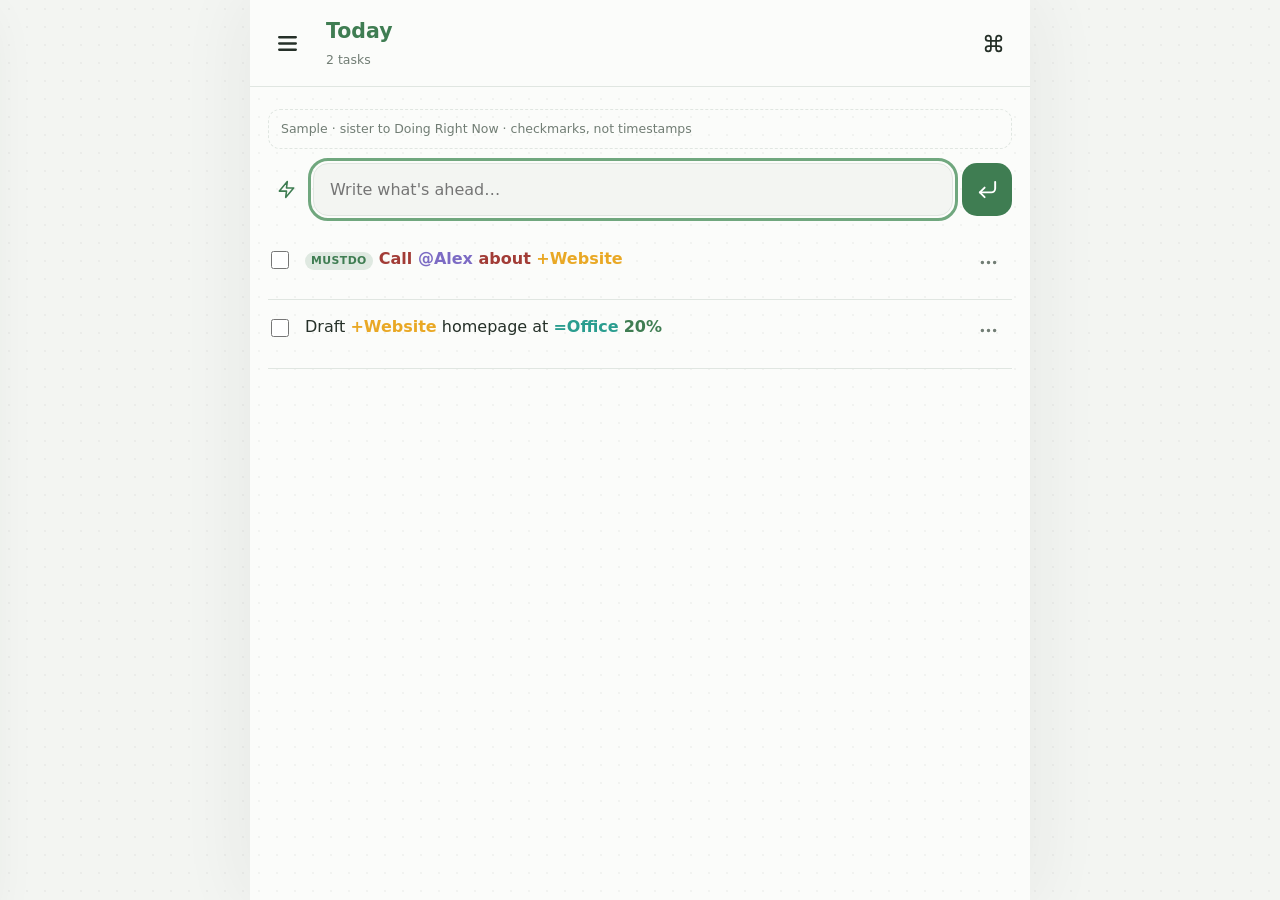
<file: dev/PlanningRightNow-sample.html>
<!doctype html>
<html lang="en">
<head>
  <meta charset="utf-8">
  <meta name="viewport" content="width=device-width,initial-scale=1,viewport-fit=cover">
  <meta name="robots" content="noindex">
  <meta name="theme-color" content="#f3f5f2" id="themeColor">
  <meta name="description" content="Sample: simple task list for what’s ahead. Sister to Doing Right Now.">
  <title>Planning Right Now (sample)</title>
  <style>
    :root{color-scheme:light dark;--bg:#f3f5f2;--panel:#fbfcfa;--ink:#253028;--muted:#717d74;--line:#e0e6e1;--green:#3f7d52;--green2:#e7f0e9;--dot:#2530280b;--danger:#a23c36;--shadow:0 18px 50px #24302814;--entry-pad-y:15px;--entry-gap:12px;font:16px/1.45 ui-rounded,"SF Pro Rounded","Segoe UI",system-ui,sans-serif}
    html[data-font-size="small"]{font-size:14px}html[data-font-size="large"]{font-size:18px}
    html[data-item-spacing="tight"]{--entry-pad-y:4px;--entry-gap:4px}html[data-item-spacing="tight"] .composer{margin-bottom:6px}html[data-item-spacing="tight"] .menu{padding:2px 4px}
    *{box-sizing:border-box}body{margin:0;background-color:var(--bg);background-image:radial-gradient(var(--dot) 1px,transparent 1px);background-size:18px 18px;color:var(--ink);min-height:100dvh}button,input,textarea{font:inherit;color:inherit}button{cursor:pointer}button:focus-visible,input:focus-visible,textarea:focus-visible{outline:3px solid #70a77e;outline-offset:2px}.hidden{display:none!important}
    .shell{max-width:780px;min-height:100dvh;margin:auto;background-color:var(--panel);background-image:radial-gradient(var(--dot) 1px,transparent 1px);background-size:18px 18px;box-shadow:0 0 70px #24302812}
    .topbar{position:sticky;top:0;z-index:5;display:flex;align-items:center;gap:8px;padding:max(12px,env(safe-area-inset-top)) 14px 11px;background:#fbfcfaf0;border-bottom:1px solid var(--line);backdrop-filter:blur(18px)}
    .title{min-width:0;flex:1}.title-button{border:0;background:transparent;text-align:left;padding:5px 8px;border-radius:10px}.title-button:hover,.title-button:focus-visible{background:var(--green2)}.title h1{font-size:1.28rem;margin:0;color:var(--green)}.subtitle{font-size:.78rem;color:var(--muted)}
    .icon{border:0;background:transparent;border-radius:999px;width:46px;height:46px;display:grid;place-items:center}.icon:hover{background:var(--green2)}
    .lucide{width:21px;height:21px;fill:none;stroke:currentColor;stroke-width:2;stroke-linecap:round;stroke-linejoin:round;pointer-events:none}#nav .lucide{width:25px;height:25px;stroke-width:2.2}.main{padding:22px 18px 110px}
    .eyebrow{text-transform:uppercase;letter-spacing:.12em;font-size:.68rem;font-weight:800;color:var(--green)}
    .composer{display:flex;gap:9px;margin-bottom:16px}.composer>.input-wrap{min-width:0}.composer>.input-wrap>input{display:block;width:100%;min-width:0;border:1px solid var(--line);background:var(--bg);border-radius:15px;padding:14px 16px}
    .composer-submit,.quick-trigger{border-radius:15px;display:grid;place-items:center}.composer-submit{flex:0 0 50px;border:0;background:var(--green);color:#fff}.composer-submit .lucide{width:23px;height:23px}
    .quick-wrap{position:relative;display:grid;place-items:center;flex:0 0 36px}.quick-trigger{width:36px;height:36px;border:0;background:transparent;color:var(--green)}.quick-trigger .lucide{width:19px;height:19px}.quick-menu{right:auto!important;width:min(300px,calc(100vw - 28px))}
    .task{display:grid;grid-template-columns:22px 1fr auto;align-items:start;gap:var(--entry-gap);padding:var(--entry-pad-y) 3px;border-bottom:1px solid var(--line)}
    .task input{width:18px;height:18px;margin:4px 0 0;accent-color:var(--green)}
    .task-text{border:0;background:transparent;text-align:left;padding:0;line-height:1.5;min-width:0}
    .task.is-bang .task-text{color:var(--danger);font-weight:750}
    .task.is-must .task-text{font-weight:850}
    .must{display:inline-block;margin-right:6px;padding:1px 6px;border-radius:99px;background:var(--green2);color:var(--green);font-size:.68rem;font-weight:800;letter-spacing:.04em}
    .pct{color:var(--green);font-weight:750}
    .menu{border:0;background:transparent;border-radius:10px;padding:5px 10px;color:var(--muted)}.menu:hover{background:var(--green2)}
    mark{background:transparent;font-weight:750}.tag-person{color:#7c6bc4}.tag-location{color:#2a9d8f}.tag-project{color:#e9a825}
    .empty{display:grid;place-items:center;text-align:center;min-height:40vh;color:var(--muted)}.empty b{display:block;color:var(--ink);font-size:1.12rem;margin:8px}.empty .hint{display:block;max-width:360px;margin:12px auto}
    .backdrop{position:fixed;inset:0;background:#101b1488;z-index:10}.drawer{position:fixed;z-index:11;inset:0 auto 0 0;width:min(330px,86vw);background:var(--panel);padding:max(24px,env(safe-area-inset-top)) 18px 22px;box-shadow:var(--shadow);transform:translateX(-105%);transition:.22s}.drawer.open{transform:none}
    .brand{display:flex;gap:13px;align-items:center;padding:8px 8px 24px}.brand-logo{width:42px;height:42px;border-radius:13px;background:#3f7d52;color:#fff;display:grid;place-items:center}.brand span{display:block;color:var(--muted);font-size:.8rem}
    .nav button{width:100%;border:0;background:transparent;text-align:left;padding:13px;border-radius:12px;margin:2px 0}.nav button:hover,.nav button.active{background:var(--green2);color:var(--green);font-weight:750}.status{font-size:.72rem;color:var(--muted);padding:8px;display:block}
    dialog{border:0;padding:0;border-radius:22px;width:min(600px,calc(100% - 24px));background:var(--panel);color:var(--ink);box-shadow:var(--shadow)}dialog::backdrop{background:#101b1488}
    .card{padding:22px}.modal-head{display:flex;justify-content:space-between;gap:15px}.modal-head h2{margin:5px 0 18px;font-size:1.25rem}.close{border:0;background:transparent;font-size:1.7rem;align-self:start}
    .input-wrap{position:relative;flex:1}.input-row textarea{width:100%;border:1px solid var(--line);background:var(--bg);border-radius:14px;padding:14px;min-height:150px;resize:vertical}
    .suggestions{position:absolute;z-index:4;left:0;right:0;top:calc(100% + 6px);max-height:220px;overflow:auto;padding:6px;background:var(--panel);border:1px solid var(--line);border-radius:14px;box-shadow:var(--shadow)}.suggestions button{display:flex;width:100%;align-items:center;gap:9px;border:0;background:transparent;padding:10px;border-radius:9px;text-align:left}.suggestions button:hover{background:var(--green2);color:var(--green)}.suggestion-prefix{font-weight:850}
    .hint{color:var(--muted);font-size:.78rem;margin:10px 2px}.actions{display:flex;justify-content:flex-end;gap:9px;margin-top:18px}.actions button{border:0;border-radius:12px;padding:10px 16px}.primary{background:var(--green);color:#fff}.secondary{background:var(--green2)}.danger{background:#f7e6e4!important;color:var(--danger);margin-right:auto}
    .search{display:flex;gap:10px;margin-bottom:10px}.search input{min-width:0;flex:1;border:1px solid var(--line);background:var(--bg);border-radius:14px;padding:14px}
    .search-horizon{font-size:.72rem;color:var(--muted);padding-top:24px;font-weight:800;color:var(--green)}
    .settings-card{max-height:min(780px,90dvh);overflow:auto}.list-section{padding:16px 0;border-top:1px solid var(--line)}.list-head{display:flex;align-items:center;gap:9px;margin-bottom:10px}.list-head .lucide{color:var(--green)}.list-head h3{font-size:1rem;margin:0}
    .toggle-row{display:flex;align-items:center;justify-content:space-between;gap:18px}.segmented{display:flex;padding:3px;border-radius:11px;background:var(--bg);border:1px solid var(--line)}.segmented button{border:0;background:transparent;border-radius:8px;padding:6px 10px}.segmented button.active{background:var(--green);color:#fff}
    .list-add{display:flex;gap:7px}.list-add input{min-width:0;flex:1;border:1px solid var(--line);background:var(--bg);border-radius:11px;padding:10px 12px}.list-add button{border:0;background:var(--green);color:white;border-radius:11px;width:42px;display:grid;place-items:center}
    .chips{display:flex;flex-wrap:wrap;gap:7px;margin-top:10px}.chip{display:flex;align-items:center;gap:5px;padding:6px 8px 6px 10px;background:var(--green2);border-radius:99px;color:var(--ink);font-size:.82rem}.chip.tag-person{background:#7c6bc418}.chip.tag-location{background:#2a9d8f18}.chip.tag-project{background:#e9a82520}.chip button{display:grid;place-items:center;border:0;background:transparent;color:var(--muted);padding:1px}.chip .lucide{width:14px;height:14px}.list-empty{color:var(--muted);font-size:.8rem;margin:8px 1px}
    .system-actions{display:grid;gap:10px}.system-actions button{border:1px solid var(--line);background:var(--bg);border-radius:13px;padding:13px 15px;text-align:left}.system-actions button:hover{border-color:var(--green);color:var(--green)}.system-actions .system-danger{border-color:#a23c3640;color:var(--danger);background:#f7e6e4}
    .entry-actions{display:grid;gap:8px}.entry-actions button{display:flex;align-items:flex-start;gap:10px;width:100%;border:1px solid var(--line);background:var(--bg);border-radius:13px;padding:13px 15px;text-align:left}.entry-actions button:hover{border-color:var(--green);color:var(--green)}.entry-actions .lucide{flex:0 0 auto;width:19px;height:19px;margin-top:1px}.entry-actions button>span{display:grid;gap:3px}.entry-actions button small{color:var(--muted);font-size:.8rem;font-weight:500}.entry-actions .delete-action{color:var(--danger)}
    .command-search{width:100%;border:1px solid var(--line);background:var(--bg);border-radius:14px;padding:14px;margin-bottom:10px}.command-list{display:grid;gap:4px;max-height:55dvh;overflow:auto}.command-list button{display:flex;align-items:center;justify-content:space-between;gap:15px;width:100%;border:0;background:transparent;border-radius:11px;padding:11px 12px;text-align:left}.command-list button:hover,.command-list button:focus-visible{background:var(--green2);color:var(--green);outline:none}.command-list small{color:var(--muted);white-space:nowrap}
    .help-brand{display:flex;align-items:center;gap:12px;padding:2px 0 16px}.help-brand strong{font-size:1.1rem}.help-brand small{display:block;color:var(--muted)}.help-copy section{padding:15px 0;border-top:1px solid var(--line)}.help-copy h3{margin:0 0 7px;font-size:1rem;color:var(--green)}.help-copy p,.help-copy ul{margin:6px 0;color:var(--muted)}.help-copy ul{padding-left:21px}
    .toast{position:fixed;z-index:30;left:50%;bottom:25px;transform:translateX(-50%);padding:10px 16px;background:#252a32;color:white;border-radius:99px;box-shadow:var(--shadow);font-size:.85rem}
    .sample-banner{margin:0 0 14px;padding:10px 12px;border:1px dashed var(--line);border-radius:12px;color:var(--muted);font-size:.78rem}
    .appearance-row{flex-wrap:wrap}.accent-grid{display:flex;flex-wrap:wrap;gap:7px}.accent-grid button{display:flex;align-items:center;gap:7px;border:1px solid var(--line);background:var(--bg);border-radius:99px;padding:7px 10px}.accent-grid button.active{border-color:var(--green);font-weight:750}.accent-dot{width:13px;height:13px;border-radius:50%;background:var(--swatch)}
    .delete-preview{display:flex;align-items:flex-start;gap:10px;margin:16px 0;padding:13px;border:1px solid #a23c3640;border-radius:13px;background:#a23c360d;overflow-wrap:anywhere}.delete-preview .lucide{flex:0 0 auto;width:19px;height:19px;color:var(--danger)}
    @media(max-width:620px){.topbar{padding-left:10px;padding-right:10px}.main{padding-left:14px;padding-right:14px}#settingsDialog,#systemDialog,#helpDialog{inset:0;width:100vw;height:100dvh;max-width:none;max-height:none;margin:0;border-radius:0}#settingsDialog .settings-card,#systemDialog .settings-card,#helpDialog .settings-card{height:100%;max-height:none;padding-top:max(22px,env(safe-area-inset-top));padding-bottom:max(22px,env(safe-area-inset-bottom))}#taskActionsDialog{inset:auto 0 0;width:100%;max-width:none;margin:0;border-radius:22px 22px 0 0;padding-bottom:env(safe-area-inset-bottom)}}
    html[data-theme="dark"]{--bg:#0f1511;--panel:#151c17;--ink:#e5ece7;--muted:#8f9d93;--line:#28322b;--green:#79b98b;--green2:#203328;--dot:#ffffff0a;--shadow:0 18px 50px #0008;color-scheme:dark}html[data-theme="dark"] .topbar{background:#151c17ed}html[data-theme="dark"] .tag-person{color:#a99be8}html[data-theme="dark"] .tag-location{color:#5ecfbf}html[data-theme="dark"] .tag-project{color:#f0c14a}html[data-theme="light"]{color-scheme:light}
    @media(prefers-color-scheme:dark){html:not([data-theme="light"]):not([data-theme="dark"]){--bg:#0f1511;--panel:#151c17;--ink:#e5ece7;--muted:#8f9d93;--line:#28322b;--green:#79b98b;--green2:#203328;--dot:#ffffff0a;--shadow:0 18px 50px #0008;color-scheme:dark}html:not([data-theme="light"]):not([data-theme="dark"]) .topbar{background:#151c17ed}html:not([data-theme="light"]):not([data-theme="dark"]) .tag-person{color:#a99be8}html:not([data-theme="light"]):not([data-theme="dark"]) .tag-location{color:#5ecfbf}html:not([data-theme="light"]):not([data-theme="dark"]) .tag-project{color:#f0c14a}}
    html[data-accent]{--green2:color-mix(in srgb,var(--green) 15%,var(--panel))}html[data-accent="green"]{--green:#3f7d52}html[data-accent="blue"]{--green:#3478b8}html[data-accent="violet"]{--green:#7540bf}html[data-accent="amber"]{--green:#8a6100}html[data-accent="coral"]{--green:#c52f21}html[data-accent="pumpkin"]{--green:#b85c16}
    html[data-theme="dark"][data-accent="green"]{--green:#79b98b}html[data-theme="dark"][data-accent="blue"]{--green:#70aee3}html[data-theme="dark"][data-accent="violet"]{--green:#b290d9}html[data-theme="dark"][data-accent="amber"]{--green:#e2b84b}html[data-theme="dark"][data-accent="coral"]{--green:#f17961}html[data-theme="dark"][data-accent="pumpkin"]{--green:#e98a43}
    html[data-theme="dark"]{--green2:color-mix(in srgb,var(--green) 8%,var(--panel));--danger:#e47e76}html[data-theme="dark"] .composer-submit,html[data-theme="dark"] .primary,html[data-theme="dark"] .list-add button{background:color-mix(in srgb,var(--green) 32%,var(--panel));color:var(--ink);border:1px solid color-mix(in srgb,var(--green) 42%,var(--line))}html[data-theme="dark"] .segmented button.active{background:color-mix(in srgb,var(--green) 16%,var(--panel));color:var(--green)}html[data-theme="dark"] .danger,html[data-theme="dark"] .system-actions .system-danger{background:color-mix(in srgb,var(--danger) 14%,var(--panel))!important;color:var(--danger)}
    .close:focus-visible{outline:none;background:var(--green2);border-radius:8px}
  </style>
</head>
<body>
  <div class="shell">
    <header class="topbar">
      <button class="icon" id="nav" aria-label="Open navigation" aria-controls="drawer" aria-expanded="false" data-icon="menu"></button>
      <button class="title title-button" id="navTitle" type="button" aria-label="Go to Today" title="Go to Today"><h1 id="title">Today</h1><span class="subtitle" id="subtitle"></span></button>
      <button class="icon" id="command" aria-label="Open command palette" title="Command palette (⌘K)" data-icon="command"></button>
    </header>
    <main class="main" id="main"></main>
  </div>
  <div class="backdrop hidden" id="backdrop"></div>
  <aside class="drawer" id="drawer">
    <div class="brand"><div class="brand-logo" data-icon="list-checks"></div><div><b>Planning Right Now</b><span>What's ahead. Planning right now.</span></div></div>
    <nav class="nav">
      <button data-view="today" class="active">Today</button>
      <button data-view="tomorrow">Tomorrow</button>
      <button data-view="week">This Week</button>
      <button data-view="sometime">Sometime</button>
      <button data-view="done">Done</button>
      <button data-view="search">Search</button>
      <button id="settingsBtn">Settings</button>
      <button id="systemBtn">System</button>
      <button id="helpBtn">Help</button>
    </nav>
  </aside>

  <dialog id="taskDialog">
    <form class="card" id="taskForm">
      <div class="modal-head"><div><span class="eyebrow">Planning Right Now</span><h2 id="formTitle">What's ahead of you?</h2></div><button type="button" class="close" data-close>×</button></div>
      <div class="input-row"><div class="input-wrap"><textarea id="taskInput" maxlength="1000" rows="5" autocomplete="off" placeholder="Write one task…"></textarea><div class="suggestions hidden" id="tagSuggestions"></div></div></div>
      <div class="hint">Type @ for people, + for projects, or = for places. Check it off when it's done.</div>
      <div class="actions"><button type="button" class="danger hidden" id="delete">Delete</button><button type="button" class="secondary" data-close>Cancel</button><button class="primary" type="submit" id="save">Add</button></div>
    </form>
  </dialog>

  <dialog id="settingsDialog"><div class="card settings-card">
    <div class="modal-head"><div><span class="eyebrow">Settings</span><h2>Preferences &amp; lists</h2></div><button type="button" class="close" id="settingsClose">×</button></div>
    <section class="list-section"><div class="toggle-row appearance-row"><span><b>Appearance</b></span><div class="segmented" aria-label="Appearance"><button type="button" data-setting-theme="system">System</button><button type="button" data-setting-theme="light">Light</button><button type="button" data-setting-theme="dark">Dark</button></div></div></section>
    <section class="list-section"><div class="toggle-row"><span><b>Font size</b></span><div class="segmented" aria-label="Font size"><button type="button" data-font-size="small">S</button><button type="button" data-font-size="medium">M</button><button type="button" data-font-size="large">L</button></div></div></section>
    <section class="list-section"><div class="toggle-row appearance-row"><span><b>Item spacing</b></span><div class="segmented" aria-label="Item spacing"><button type="button" data-item-spacing="loose">Loose</button><button type="button" data-item-spacing="tight">Tight</button></div></div></section>
    <section class="list-section"><div class="list-head"><h3>Accent color</h3></div><div class="accent-grid" aria-label="Accent color"><button type="button" data-accent="green"><span class="accent-dot" style="--swatch:#3f7d52"></span>Green</button><button type="button" data-accent="blue"><span class="accent-dot" style="--swatch:#3478b8"></span>Blue</button><button type="button" data-accent="violet"><span class="accent-dot" style="--swatch:#7540bf"></span>Violet</button><button type="button" data-accent="amber"><span class="accent-dot" style="--swatch:#a87500"></span>Amber</button><button type="button" data-accent="coral"><span class="accent-dot" style="--swatch:#c52f21"></span>Coral</button><button type="button" data-accent="pumpkin"><span class="accent-dot" style="--swatch:#b85c16"></span>Pumpkin</button></div><div class="hint">The app icon always stays green.</div></section>
    <div id="listEditor"></div>
    <div class="actions"><button type="button" class="primary" id="settingsDone">Done</button></div>
  </div></dialog>

  <dialog id="systemDialog"><div class="card settings-card">
    <div class="modal-head"><div><span class="eyebrow">System</span><h2>Data &amp; backup</h2></div><button type="button" class="close" id="systemClose">×</button></div>
    <section class="list-section"><div class="system-actions">
      <button type="button" id="export"><b>Export lists</b><br><small>Download a JSON backup</small></button>
      <button type="button" id="import"><b>Import lists</b><br><small>Replace from a JSON backup</small></button>
      <button type="button" class="system-danger" id="resetBtn"><b>Reset</b><br><small>Clear tasks and restore sample lists</small></button>
    </div><input type="file" id="file" accept="application/json,.json" hidden><small class="status" id="status">Loading private browser storage…</small></section>
    <div class="actions"><button type="button" class="primary" id="systemDone">Done</button></div>
  </div></dialog>

  <dialog id="helpDialog"><div class="card settings-card help-copy">
    <div class="modal-head"><div><span class="eyebrow">Help</span><h2>Planning Right Now</h2></div><button type="button" class="close" id="helpClose">×</button></div>
    <div class="help-brand"><div class="brand-logo" data-icon="list-checks"></div><div><strong>Planning Right Now</strong><small>What's ahead. Planning right now.</small></div></div>
    <section><h3>This is a sample</h3><p>A sketch of the sister app to Doing Right Now. Same shell. Different job. Not the live plugin or website.</p></section>
    <section><h3>The job</h3><p>Doing Right Now answers <b>what am I doing right now</b>. Planning Right Now answers <b>what is ahead of me</b>. It looks forward. There is no Yesterday. A checkbox is the whole verb.</p></section>
    <section><h3>Quick start</h3><ul><li>Write one task in Today, Tomorrow, This Week, or Sometime.</li><li>Check it off. It goes to Done.</li><li>Uncheck it on Done to bring it back to Today.</li><li>Type <b>@</b> people, <b>+</b> projects, <b>=</b> places. <b>MUSTDO!</b> pins a line at the top. <b>!</b> marks urgent. <b>20%</b> shows progress.</li></ul></section>
    <section><h3>Not in this sample</h3><p>Horizon notes, Archive, reports, milestones, and the Obsidian plugin. Those stay in the real Planning Right Now if we keep them.</p></section>
    <div class="actions"><button type="button" class="primary" id="helpDone">Done</button></div>
  </div></dialog>

  <dialog id="resetDialog"><div class="card"><div class="modal-head"><div><span class="eyebrow">Warning</span><h2>Reset everything?</h2></div><button type="button" class="close" id="resetClose">×</button></div><p>This clears all tasks, lists, and settings, then restores the sample. This cannot be undone.</p><div class="actions"><button type="button" class="secondary" id="resetCancel">Cancel</button><button type="button" class="danger" id="resetConfirm">Reset everything</button></div></div></dialog>
  <dialog id="importConfirmDialog"><div class="card"><div class="modal-head"><div><span class="eyebrow">Import backup</span><h2>Replace these lists?</h2></div><button type="button" class="close" id="importConfirmClose">×</button></div><p>The selected backup will replace the current tasks, lists, and settings.</p><div class="delete-preview"><span data-icon="circle-alert"></span><span id="importSummary"></span></div><div class="actions"><button type="button" class="secondary" id="importConfirmCancel">Keep current lists</button><button type="button" class="danger" id="importConfirmButton">Replace lists</button></div></div></dialog>
  <dialog id="deleteDialog"><div class="card"><div class="modal-head"><div><span class="eyebrow">Delete task</span><h2>Delete this task?</h2></div><button type="button" class="close" id="deleteClose">×</button></div><p>This permanently removes the task.</p><div class="delete-preview"><span data-icon="trash-2"></span><span id="deletePreview"></span></div><div class="actions"><button type="button" class="secondary" id="deleteCancel">Keep task</button><button type="button" class="danger" id="deleteConfirm">Delete task</button></div></div></dialog>
  <dialog id="taskActionsDialog"><div class="card"><div class="modal-head"><div><span class="eyebrow">Task</span><h2>Task actions</h2></div><button type="button" class="close" id="taskActionsClose">×</button></div><div class="entry-actions" id="taskActions"></div><div class="actions"><button type="button" class="secondary" id="taskActionsDone">Cancel</button></div></div></dialog>
  <dialog id="commandDialog"><div class="card"><div class="modal-head"><div><span class="eyebrow">Command palette</span><h2>What would you like to do?</h2></div><button type="button" class="close" id="commandClose">×</button></div><input class="command-search" id="commandInput" type="search" autocomplete="off" placeholder="Type a command…" aria-label="Filter commands"><div class="command-list" id="commandList"></div><div class="hint">Press ⌘K or Ctrl+K from anywhere.</div></div></dialog>
  <div class="toast hidden" id="toast" role="status" aria-live="polite"></div>

  <script>
  (()=>{'use strict';
    const $=s=>document.querySelector(s), $$=s=>[...document.querySelectorAll(s)];
    const MUSTDO='MUSTDO!';
    const HORIZONS=[
      {key:'today',title:'Today',add:true},
      {key:'tomorrow',title:'Tomorrow',add:true},
      {key:'week',title:'This Week',add:true},
      {key:'sometime',title:'Sometime',add:true},
      {key:'done',title:'Done',add:false}
    ];
    const DEFAULT_LISTS={people:['Alex','Jordan','Sam'],projects:['Website','Report','Home'],places:['Home','Office','Cafe'],quick:['Call @Alex','Review inbox','Pack for =Office']};
    const nid=()=>crypto.randomUUID?crypto.randomUUID():`${Date.now()}-${Math.random()}`;
    const sampleTasks=()=>[
      {id:nid(),horizon:'today',text:'Call @Alex about +Website MUSTDO!',createdAt:Date.now()},
      {id:nid(),horizon:'today',text:'Draft +Website homepage at =Office 20%',createdAt:Date.now()-1},
      {id:nid(),horizon:'tomorrow',text:'Pack for =Office',createdAt:Date.now()-2},
      {id:nid(),horizon:'week',text:'Send invoices for +Website',createdAt:Date.now()-3},
      {id:nid(),horizon:'sometime',text:'Read the +Website style guide',createdAt:Date.now()-4}
    ];
    const blank=()=>({tasks:sampleTasks(),updatedAt:0,settings:{theme:'system',accent:'green',fontSize:'medium',itemSpacing:'loose',lists:structuredClone(DEFAULT_LISTS)}});
    let data=blank(), view='today', editing=null, actionId=null, pendingImport=null, persistQueue=Promise.resolve(), toastTimer=null, appReady=false;

    const ICONS={
      menu:'<line x1="4" y1="6" x2="20" y2="6"/><line x1="4" y1="12" x2="20" y2="12"/><line x1="4" y1="18" x2="20" y2="18"/>',
      command:'<path d="M18 9a3 3 0 1 0-3-3v12a3 3 0 1 0 3-3H6a3 3 0 1 0 3 3V6a3 3 0 1 0-3 3Z"/>',
      'list-checks':'<path d="m3 17 2 2 4-4"/><path d="m3 7 2 2 4-4"/><path d="M13 6h8"/><path d="M13 12h8"/><path d="M13 19h8"/>',
      'corner-down-left':'<polyline points="9 10 4 15 9 20"/><path d="M20 4v7a4 4 0 0 1-4 4H4"/>',
      zap:'<path d="M13 2 3 14h9l-1 8 10-12h-9l1-8Z"/>',
      ellipsis:'<circle cx="5" cy="12" r="1" fill="currentColor"/><circle cx="12" cy="12" r="1" fill="currentColor"/><circle cx="19" cy="12" r="1" fill="currentColor"/>',
      plus:'<path d="M5 12h14M12 5v14"/>',
      x:'<path d="M18 6 6 18M6 6l12 12"/>',
      users:'<path d="M16 21v-2a4 4 0 0 0-4-4H6a4 4 0 0 0-4 4v2"/><circle cx="9" cy="7" r="4"/><path d="M22 21v-2a4 4 0 0 0-3-3.87M16 3.13a4 4 0 0 1 0 7.75"/>',
      briefcase:'<rect x="3" y="7" width="18" height="13" rx="2"/><path d="M8 7V5a2 2 0 0 1 2-2h4a2 2 0 0 1 2 2v2M3 12h18"/>',
      'map-pin':'<path d="M20 10c0 5-8 12-8 12S4 15 4 10a8 8 0 1 1 16 0Z"/><circle cx="12" cy="10" r="3"/>',
      'circle-alert':'<circle cx="12" cy="12" r="10"/><line x1="12" x2="12" y1="8" y2="12"/><line x1="12" x2="12.01" y1="16" y2="16"/>',
      'trash-2':'<path d="M3 6h18M8 6V4h8v2M19 6l-1 15H6L5 6M10 11v6M14 11v6"/>',
      pin:'<path d="M12 17v5"/><path d="M9 10.76a2 2 0 0 1-1.11 1.79l-1.78.9A2 2 0 0 0 5 15.24V17h14v-1.76a2 2 0 0 0-1.11-1.79l-1.78-.9A2 2 0 0 1 15 10.76V6h1a2 2 0 0 0 0-4H8a2 2 0 0 0 0 4h1z"/>'
    };
    const ico=n=>`<svg class="lucide" viewBox="0 0 24 24" aria-hidden="true">${ICONS[n]||''}</svg>`;
    const paintIcons=()=>$$('[data-icon]').forEach(el=>el.innerHTML=ico(el.dataset.icon));
    const esc=s=>String(s).replace(/[&<>"']/g,c=>({'&':'&amp;','<':'&lt;','>':'&gt;','"':'&quot;',"'":'&#39;'}[c]));
    const isMust=t=>t.includes(MUSTDO);
    const isBang=t=>/(^|\s)!(\s|$)/.test(t)||t.includes('!');
    const stripMust=t=>t.replace(/\s*MUSTDO!\s*/g,' ').replace(/\s+/g,' ').trim();
    const horizonOf=key=>HORIZONS.find(h=>h.key===key);
    const tasksIn=key=>data.tasks.filter(t=>t.horizon===key);
    const sortOpen=list=>[...list].sort((a,b)=>(isMust(b.text)-isMust(a.text))||(b.createdAt-a.createdAt));
    const richTags=s=>s.replace(/(^|\s)([@+=])([\w-]+)/g,(all,space,prefix,value)=>`${space}<mark class="${prefix==='@'?'tag-person':prefix==='='?'tag-location':'tag-project'}">${prefix}${value}</mark>`);
    const richPct=s=>s.replace(/(\d{1,3}%)/g,'<span class="pct">$1</span>');
    const rich=s=>richPct(richTags(esc(s)));
    function toast(message){const t=$('#toast');clearTimeout(toastTimer);t.textContent=message;t.classList.remove('hidden');toastTimer=setTimeout(()=>t.classList.add('hidden'),1800)}
    function applyTheme(theme){const root=document.documentElement;root.removeAttribute('data-theme');if(theme!=='system')root.dataset.theme=theme;const dark=theme==='dark'||(theme==='system'&&matchMedia('(prefers-color-scheme: dark)').matches);$('#themeColor').content=dark?'#0f1511':'#f3f5f2'}
    function applyAccent(a){document.documentElement.dataset.accent=a}
    function applyFontSize(s){document.documentElement.dataset.fontSize=s}
    function applyItemSpacing(s){document.documentElement.dataset.itemSpacing=s}
    function applyAll(){applyTheme(data.settings.theme);applyAccent(data.settings.accent);applyFontSize(data.settings.fontSize);applyItemSpacing(data.settings.itemSpacing)}
    function status(msg){$('#status').textContent=msg}

    function load(){return new Promise(resolve=>{try{const q=indexedDB.open('planning-right-now-sample',1);q.onupgradeneeded=()=>q.result.createObjectStore('data');q.onsuccess=()=>{const g=q.result.transaction('data').objectStore('data').get('lists');g.onsuccess=()=>{data=g.result&&g.result.tasks?g.result:blank();data.settings={...blank().settings,...(data.settings||{})};data.settings.lists={...structuredClone(DEFAULT_LISTS),...(data.settings.lists||{})};applyAll();status('Saved privately in this browser');resolve()};g.onerror=()=>{data=blank();applyAll();resolve()}};q.onerror=()=>{data=blank();applyAll();status('Temporary session storage');resolve()}}catch(e){data=blank();applyAll();resolve()}})}
    function persist(){data.updatedAt=Date.now();const snap=structuredClone(data);persistQueue=persistQueue.then(()=>new Promise(resolve=>{const q=indexedDB.open('planning-right-now-sample',1);q.onerror=()=>resolve();q.onsuccess=()=>{const tx=q.result.transaction('data','readwrite');tx.objectStore('data').put(snap,'lists');tx.oncomplete=()=>{status('Saved privately in this browser');resolve()};tx.onerror=()=>resolve()}}));return persistQueue}

    function taskHTML(t,done){
      const must=isMust(t.text), shown=stripMust(t.text);
      return `<div class="task${must?' is-must':''}${isBang(t.text)?' is-bang':''}">
        <input type="checkbox" data-check="${t.id}" ${done?'checked':''} aria-label="${done?'Return to Today':'Mark done'}">
        <button type="button" class="task-text" data-edit="${t.id}">${must?`<span class="must">MUSTDO</span>`:''}${rich(shown)}</button>
        <button type="button" class="menu" data-menu="${t.id}" aria-label="Task actions">${ico('ellipsis')}</button>
      </div>`;
    }

    function bindTasks(){
      $$('[data-check]').forEach(box=>box.onchange=()=>{
        const t=data.tasks.find(x=>x.id===box.dataset.check);if(!t)return;
        if(box.checked){t.horizon='done';t.doneAt=Date.now();persist();render();toast('Moved to Done')}
        else{t.horizon='today';delete t.doneAt;persist();view='today';render();toast('Back on Today')}
      });
      $$('[data-edit]').forEach(b=>b.onclick=()=>openEdit(b.dataset.edit));
      $$('[data-menu]').forEach(b=>b.onclick=()=>openActions(b.dataset.menu));
    }

    function composerHTML(){
      return `<form class="composer" id="todayComposer">
        <div class="quick-wrap"><button type="button" class="quick-trigger" id="todayQuick" aria-label="Quick Add" title="Quick Add">${ico('zap')}</button><div class="suggestions quick-menu hidden" id="todayQuickMenu"></div></div>
        <div class="input-wrap"><input id="todayInput" maxlength="1000" autocomplete="off" aria-label="What's ahead of you?" placeholder="Write what's ahead…"><div class="suggestions hidden" id="todayTagSuggestions"></div></div>
        <button type="submit" class="composer-submit" id="todaySubmit" aria-label="Add task (Enter)">${ico('corner-down-left')}</button>
      </form>`;
    }

    function bindComposer(){
      const input=$('#todayInput');if(!input)return;
      let dismiss=false;$('#todaySubmit').onpointerdown=()=>{dismiss=true};
      $('#todayComposer').onsubmit=e=>{e.preventDefault();const text=input.value.trim(),refocus=!dismiss;dismiss=false;if(!text){input.focus();return}if(!refocus)input.blur();addTask(text,view,refocus)};
      bindTagSuggestions(input,$('#todayTagSuggestions'));
      const menu=$('#todayQuickMenu'),items=data.settings.lists.quick;
      menu.innerHTML=items.length?items.map((v,i)=>`<button type="button" data-today-quick="${i}">${esc(v)}</button>`).join(''):'<div class="list-empty">No Quick Add items yet.</div>';
      $('#todayQuick').onclick=()=>menu.classList.toggle('hidden');
      menu.querySelectorAll('[data-today-quick]').forEach(b=>b.onclick=()=>{const value=items[Number(b.dataset.todayQuick)],existing=input.value.trimEnd();input.value=existing?`${existing} ${value}`:value;menu.classList.add('hidden');input.focus()});
    }

    function render(){
      const h=horizonOf(view), title=$('#title'), sub=$('#subtitle'), m=$('#main');
      $$('.nav [data-view]').forEach(b=>b.classList.toggle('active',b.dataset.view===view));
      if(view==='search'){title.textContent='Search';sub.textContent='Every horizon';m.innerHTML=`<p class="sample-banner">Sample · looks forward · no Yesterday</p><div class="search"><input id="searchBox" placeholder="Search tasks" autocomplete="off"></div><div id="results"></div>`;$('#searchBox').oninput=search;search();return}
      const list=view==='done'?[...tasksIn('done')].sort((a,b)=>(b.doneAt||0)-(a.doneAt||0)):sortOpen(tasksIn(view));
      title.textContent=h.title;
      sub.textContent=view==='done'?`${list.length} done`:`${list.length} ${list.length===1?'task':'tasks'}`;
      const body=list.length?list.map(t=>taskHTML(t,view==='done')).join(''):`<div class="empty"><div><b>${view==='done'?'Nothing checked off yet':'What is ahead of you?'}</b><span class="hint">${view==='done'?'Check a box on Today, Tomorrow, This Week, or Sometime.':'Write one task above. Check it off when it is done.'}</span></div></div>`;
      m.innerHTML=`<p class="sample-banner">Sample · sister to Doing Right Now · checkmarks, not timestamps</p>${h.add?composerHTML():''}${body}`;
      if(h.add)bindComposer();
      bindTasks();
    }

    function search(){
      const q=$('#searchBox').value.trim().toLowerCase(), box=$('#results');
      $('#subtitle').textContent=q?`${data.tasks.filter(t=>stripMust(t.text).toLowerCase().includes(q)||t.text.toLowerCase().includes(q)).length} results`:'Every horizon';
      if(!q){box.innerHTML='<div class="empty"><div><b>Start typing to search</b><span class="hint">Try @Alex, +Website, or =Office.</span></div></div>';return}
      const groups=HORIZONS.map(h=>{
        const hits=sortOpen(tasksIn(h.key).filter(t=>t.text.toLowerCase().includes(q)));
        return hits.length?`<div class="search-horizon">${h.title}</div>${hits.map(t=>taskHTML(t,h.key==='done')).join('')}`:'';
      }).join('');
      box.innerHTML=groups||'<div class="empty">No matching tasks.</div>';
      bindTasks();
    }

    function addTask(text,horizon,refocus=false){
      data.tasks.unshift({id:nid(),horizon,text,createdAt:Date.now()});
      persist();render();
      if(refocus)$('#todayInput')?.focus();
      toast('Task added');
    }
    function openEdit(id){
      const t=data.tasks.find(x=>x.id===id);if(!t)return;editing=id;
      $('#formTitle').textContent='Edit task';$('#save').textContent='Save';$('#delete').classList.remove('hidden');
      $('#taskInput').value=t.text;$('#taskDialog').showModal();setTimeout(()=>$('#taskInput').focus(),50);
    }
    function openAdd(){
      if(!horizonOf(view)?.add)view='today';
      editing=null;$('#formTitle').textContent="What's ahead of you?";$('#save').textContent='Add';$('#delete').classList.add('hidden');
      $('#taskInput').value='';$('#taskDialog').showModal();setTimeout(()=>$('#taskInput').focus(),50);
    }
    function closeTask(){if($('#taskDialog').open)$('#taskDialog').close()}
    $('#taskForm').onsubmit=e=>{
      e.preventDefault();const text=$('#taskInput').value.trim();if(!text)return;
      if(editing){const t=data.tasks.find(x=>x.id===editing);if(t)t.text=text;editing=null;persist();closeTask();render();toast('Task updated')}
      else{closeTask();addTask(text,horizonOf(view)?.add?view:'today')}
    };
    $$('[data-close]').forEach(b=>b.onclick=closeTask);

    function openActions(id){
      const t=data.tasks.find(x=>x.id===id);if(!t)return;actionId=id;
      const must=isMust(t.text);
      const moves=HORIZONS.filter(h=>h.add&&h.key!==t.horizon).map(h=>`<button type="button" data-move="${h.key}">${ico('list-checks')}<span><b>Move to ${h.title}</b><small>Keep the same line</small></span></button>`).join('');
      $('#taskActions').innerHTML=`
        ${t.horizon!=='done'?`<button type="button" id="actionMust">${ico('pin')}<span><b>${must?'Remove MUSTDO':'MUSTDO'}</b><small>Pin at the top of this list</small></span></button>`:''}
        ${moves}
        <button type="button" class="delete-action" id="actionDelete">${ico('trash-2')}<span><b>Delete task</b><small>Permanently remove this line</small></span></button>`;
      $('#actionMust')&&($('#actionMust').onclick=()=>{t.text=must?stripMust(t.text):`${stripMust(t.text)} ${MUSTDO}`.trim();persist();$('#taskActionsDialog').close();render();toast(must?'MUSTDO removed':'Pinned as MUSTDO')});
      $$('[data-move]').forEach(b=>b.onclick=()=>{t.horizon=b.dataset.move;delete t.doneAt;persist();$('#taskActionsDialog').close();render();toast(`Moved to ${horizonOf(t.horizon).title}`)});
      $('#actionDelete').onclick=()=>{editing=actionId;$('#taskActionsDialog').close();$('#deletePreview').textContent=stripMust(t.text);closeTask();$('#deleteDialog').showModal()};
      $('#taskActionsDialog').showModal();
    }
    $('#taskActionsClose').onclick=$('#taskActionsDone').onclick=()=>$('#taskActionsDialog').close();
    $('#delete').onclick=()=>{const t=data.tasks.find(x=>x.id===editing);if(!t)return;$('#deletePreview').textContent=stripMust(t.text);closeTask();$('#deleteDialog').showModal()};
    $('#deleteClose').onclick=$('#deleteCancel').onclick=()=>{$('#deleteDialog').close();if(editing)openEdit(editing)};
    $('#deleteConfirm').onclick=()=>{data.tasks=data.tasks.filter(x=>x.id!==editing);editing=null;$('#deleteDialog').close();persist();render();toast('Task deleted')};

    function suggestionState(input){
      const before=input.value.slice(0,input.selectionStart),m=before.match(/(^|\s)([@+=])([^\s@+=]*)$/);
      if(!m)return null;const map={'@':'people','+':'projects','=':'places'},all=data.settings.lists[map[m[2]]]||[];
      return{prefix:m[2],query:m[3].toLowerCase(),start:input.selectionStart-m[3].length-1,items:[...new Set(all)].filter(v=>v.toLowerCase().includes(m[3].toLowerCase())).slice(0,8)};
    }
    function showSuggestions(input,box){
      const state=suggestionState(input);if(!state||!state.items.length){box.classList.add('hidden');return}
      const tagClass=state.prefix==='@'?'tag-person':state.prefix==='='?'tag-location':'tag-project';
      box.innerHTML=state.items.map((v,i)=>`<button type="button" data-suggestion="${i}"><span class="suggestion-prefix ${tagClass}">${state.prefix}</span>${esc(v)}</button>`).join('');
      box.classList.remove('hidden');
      box.querySelectorAll('[data-suggestion]').forEach(b=>b.onclick=()=>insertSuggestion(state,state.items[Number(b.dataset.suggestion)],input,box));
    }
    function insertSuggestion(state,value,input,box){
      const end=input.selectionStart;input.value=input.value.slice(0,state.start)+state.prefix+value+' '+input.value.slice(end);
      const caret=state.start+value.length+2;input.setSelectionRange(caret,caret);box.classList.add('hidden');input.focus();
    }
    function bindTagSuggestions(input,box){const show=()=>showSuggestions(input,box);input.addEventListener('input',show);input.addEventListener('click',show);input.addEventListener('keydown',e=>{if(e.key==='Escape')box.classList.add('hidden');if(e.key==='Enter'&&!box.classList.contains('hidden')){const state=suggestionState(input);if(state?.items.length){e.preventDefault();insertSuggestion(state,state.items[0],input,box)}}})}
    bindTagSuggestions($('#taskInput'),$('#tagSuggestions'));
    $('#taskInput').addEventListener('keydown',e=>{if(e.key==='Enter'&&!e.shiftKey&&!e.isComposing){e.preventDefault();$('#taskForm').requestSubmit()}});

    const LIST_META={people:{label:'People',prefix:'@',icon:'users',placeholder:'Add a person'},projects:{label:'Projects',prefix:'+',icon:'briefcase',placeholder:'Add a project'},places:{label:'Places',prefix:'=',icon:'map-pin',placeholder:'Add a place'},quick:{label:'Quick Add',prefix:'',icon:'zap',placeholder:'Add reusable task'}};
    function renderLists(){
      $('#listEditor').innerHTML=Object.entries(LIST_META).map(([key,m])=>{
        const values=data.settings.lists[key],tagClass=key==='people'?'tag-person':key==='places'?'tag-location':key==='projects'?'tag-project':'';
        return `<section class="list-section"><div class="list-head">${ico(m.icon)}<h3>${m.label}</h3></div><div class="list-add"><input data-list-input="${key}" placeholder="${m.placeholder}" maxlength="120"><button type="button" data-list-add="${key}" aria-label="Add to ${m.label}">${ico('plus')}</button></div>${values.length?`<div class="chips">${values.map((v,i)=>`<span class="chip ${tagClass}">${m.prefix}${esc(v)}<button type="button" data-list-remove="${key}" data-index="${i}" aria-label="Remove ${esc(v)}">${ico('x')}</button></span>`).join('')}</div>`:'<div class="list-empty">Nothing here yet.</div>'}</section>`;
      }).join('');
      $$('[data-list-add]').forEach(b=>b.onclick=()=>addListItem(b.dataset.listAdd));
      $$('[data-list-input]').forEach(i=>i.onkeydown=e=>{if(e.key==='Enter'){e.preventDefault();addListItem(i.dataset.listInput)}});
      $$('[data-list-remove]').forEach(b=>b.onclick=()=>{data.settings.lists[b.dataset.listRemove].splice(Number(b.dataset.index),1);persist();renderLists()});
    }
    function addListItem(key){const input=$(`[data-list-input="${key}"]`),meta=LIST_META[key];let value=input.value.trim();if(meta.prefix&&value.startsWith(meta.prefix))value=value.slice(1);if(!value)return;if(!data.settings.lists[key].some(v=>v.toLowerCase()===value.toLowerCase())){data.settings.lists[key].push(value);data.settings.lists[key].sort((a,b)=>a.localeCompare(b));persist()}renderLists();setTimeout(()=>$(`[data-list-input="${key}"]`)?.focus(),0)}

    function openSettings(){renderLists();$$('[data-setting-theme]').forEach(b=>b.classList.toggle('active',b.dataset.settingTheme===data.settings.theme));$$('[data-font-size]').forEach(b=>b.classList.toggle('active',b.dataset.fontSize===data.settings.fontSize));$$('[data-item-spacing]').forEach(b=>b.classList.toggle('active',b.dataset.itemSpacing===data.settings.itemSpacing));$$('.accent-grid [data-accent]').forEach(b=>b.classList.toggle('active',b.dataset.accent===data.settings.accent));$('#settingsDialog').showModal()}
    $$('[data-setting-theme]').forEach(b=>b.onclick=()=>{data.settings.theme=b.dataset.settingTheme;applyTheme(data.settings.theme);$$('[data-setting-theme]').forEach(x=>x.classList.toggle('active',x===b));persist()});
    $$('[data-font-size]').forEach(b=>b.onclick=()=>{data.settings.fontSize=b.dataset.fontSize;applyFontSize(data.settings.fontSize);$$('[data-font-size]').forEach(x=>x.classList.toggle('active',x===b));persist()});
    $$('[data-item-spacing]').forEach(b=>b.onclick=()=>{data.settings.itemSpacing=b.dataset.itemSpacing;applyItemSpacing(data.settings.itemSpacing);$$('[data-item-spacing]').forEach(x=>x.classList.toggle('active',x===b));persist()});
    $$('.accent-grid [data-accent]').forEach(b=>b.onclick=()=>{data.settings.accent=b.dataset.accent;applyAccent(data.settings.accent);$$('.accent-grid [data-accent]').forEach(x=>x.classList.toggle('active',x===b));persist()});
    $('#settingsClose').onclick=$('#settingsDone').onclick=()=>$('#settingsDialog').close();
    function openSystem(){$('#systemDialog').showModal()}$('#systemClose').onclick=$('#systemDone').onclick=()=>$('#systemDialog').close();
    function openHelp(){$('#helpDialog').showModal()}$('#helpClose').onclick=$('#helpDone').onclick=()=>$('#helpDialog').close();

    $('#export').onclick=()=>{const blob=new Blob([JSON.stringify({...data,exportedAt:new Date().toISOString()},null,2)],{type:'application/json'}),a=document.createElement('a');a.href=URL.createObjectURL(blob);a.download=`PlanningRightNow-sample.json`;document.body.append(a);a.click();a.remove();toast('Backup downloaded')};
    $('#import').onclick=()=>$('#file').click();
    $('#file').onchange=async e=>{try{const file=e.target.files[0];if(!file)return;pendingImport=JSON.parse(await file.text());if(!pendingImport||!Array.isArray(pendingImport.tasks)){toast('Not a Planning Right Now backup');return}$('#importSummary').textContent=`${pendingImport.tasks.length} tasks. Current lists will be replaced.`;$('#systemDialog').close();$('#importConfirmDialog').showModal()}catch(err){toast('Could not read that file')}e.target.value=''};
    $('#importConfirmClose').onclick=$('#importConfirmCancel').onclick=()=>{$('#importConfirmDialog').close();pendingImport=null};
    $('#importConfirmButton').onclick=()=>{data=pendingImport;data.settings={...blank().settings,...(data.settings||{})};pendingImport=null;applyAll();persist();$('#importConfirmDialog').close();render();toast('Lists replaced')};
    $('#resetBtn').onclick=()=>{$('#systemDialog').close();$('#resetDialog').showModal()};
    $('#resetClose').onclick=$('#resetCancel').onclick=()=>$('#resetDialog').close();
    $('#resetConfirm').onclick=()=>{data=blank();applyAll();persist();view='today';$('#resetDialog').close();render();toast('Reset to sample')};

    function drawer(open){$('#drawer').classList.toggle('open',open);$('#backdrop').classList.toggle('hidden',!open);$('#nav').setAttribute('aria-expanded',String(open))}
    $('#nav').onclick=()=>drawer(true);$('#backdrop').onclick=()=>drawer(false);
    $('#navTitle').onclick=()=>{if(view!=='today'){view='today';render();focusComposer()}window.scrollTo({top:0,behavior:'smooth'})};
    $$('.nav [data-view]').forEach(b=>b.onclick=()=>{view=b.dataset.view;drawer(false);render();if(horizonOf(view)?.add)focusComposer()});
    $('#settingsBtn').onclick=()=>{drawer(false);openSettings()};$('#systemBtn').onclick=()=>{drawer(false);openSystem()};$('#helpBtn').onclick=()=>{drawer(false);openHelp()};
    const focusComposer=()=>{if(matchMedia('(pointer: fine)').matches)requestAnimationFrame(()=>$('#todayInput')?.focus({preventScroll:true}))};

    const go=key=>{view=key;render();if(horizonOf(key)?.add)focusComposer()};
    const COMMANDS=[
      {label:'Add a task',hint:'Today',run:()=>{view='today';render();openAdd()}},
      {label:'Go to Today',hint:'View',run:()=>go('today')},
      {label:'Go to Tomorrow',hint:'View',run:()=>go('tomorrow')},
      {label:'Go to This Week',hint:'View',run:()=>go('week')},
      {label:'Go to Sometime',hint:'View',run:()=>go('sometime')},
      {label:'Go to Done',hint:'View',run:()=>go('done')},
      {label:'Search tasks',hint:'Find',run:()=>go('search')},
      {label:'Open Help',hint:'Guide',run:openHelp},
      {label:'Settings: Open',hint:'Preferences & lists',run:openSettings},
      {label:'System: Open',hint:'Data & backup',run:openSystem}
    ];
    let commandIndex=0, visibleCommands=[];
    function paintCommands(q=''){
      const query=q.trim().toLowerCase();
      visibleCommands=COMMANDS.filter(c=>!query||c.label.toLowerCase().includes(query)||c.hint.toLowerCase().includes(query));
      commandIndex=0;
      $('#commandList').innerHTML=visibleCommands.map((c,i)=>`<button type="button" data-cmd="${i}"><span>${esc(c.label)}</span><small>${esc(c.hint)}</small></button>`).join('')||'<div class="list-empty">No matching commands.</div>';
      $$('#commandList [data-cmd]').forEach(b=>{b.onmouseenter=()=>{commandIndex=Number(b.dataset.cmd);markCmd()};b.onclick=()=>runCmd(Number(b.dataset.cmd))});
      markCmd();
    }
    function markCmd(){$$('#commandList [data-cmd]').forEach((b,i)=>b.style.background=i===commandIndex?'var(--green2)':'')}
    function runCmd(i){const c=visibleCommands[i];if(!c)return;$('#commandDialog').close();c.run()}
    function openCommand(){paintCommands();$('#commandDialog').showModal();$('#commandInput').value='';setTimeout(()=>$('#commandInput').focus(),40)}
    $('#command').onclick=openCommand;$('#commandClose').onclick=()=>$('#commandDialog').close();
    $('#commandInput').oninput=e=>paintCommands(e.target.value);
    $('#commandInput').onkeydown=e=>{if(e.key==='ArrowDown'){e.preventDefault();commandIndex=Math.min(visibleCommands.length-1,commandIndex+1);markCmd()}if(e.key==='ArrowUp'){e.preventDefault();commandIndex=Math.max(0,commandIndex-1);markCmd()}if(e.key==='Enter'){e.preventDefault();runCmd(commandIndex)}};
    document.addEventListener('keydown',e=>{if((e.metaKey||e.ctrlKey)&&e.key.toLowerCase()==='k'){e.preventDefault();openCommand()}});
    matchMedia('(prefers-color-scheme: dark)').addEventListener?.('change',()=>{if(data.settings.theme==='system')applyTheme('system')});

    paintIcons();
    load().then(()=>{appReady=true;render();focusComposer()});
  })();
  </script>
</body>
</html>
</file>
<file: css/site.css>
/* Shared shell for index, guide, and help — not used by DoingRightNow.html */

:root {
  --bg: #ffffff;
  --bg-secondary: #f4f5f7;
  --bg-card: #ffffff;
  --text: #373c44;
  --heading: #1f2329;
  --text-muted: #646b79;
  --text-soft: #4d5461;
  --border: #e7eaef;
  --today: #398712;
  --today-hover: #33790f;
  --today-soft: #d7fbc1;
      --today-glow: rgba(57, 135, 18, 0.18);
      --danger: #e05c5c;
      --shadow: rgba(0, 0, 0, 0.08);
  --dot: rgba(0, 0, 0, 0.035);
}

html.dark {
  --bg: #13171e;
  --bg-secondary: #181c25;
  --bg-card: #1a1f28;
  --text: #c2c7d0;
  --heading: #eef1f5;
  --text-muted: #7b8495;
  --text-soft: #9aa3b2;
  --border: #202632;
  --today: #4ca018;
  --today-hover: #56b01c;
  --today-soft: rgba(57, 135, 18, 0.22);
      --today-glow: rgba(76, 160, 24, 0.15);
      --danger: #e05c5c;
      --shadow: rgba(0, 0, 0, 0.45);
  --dot: rgba(255, 255, 255, 0.04);
}

.icon {
  width: 20px;
  height: 20px;
  flex-shrink: 0;
  stroke: currentColor;
  fill: none;
  stroke-width: 2;
  stroke-linecap: round;
  stroke-linejoin: round;
}

.site-shell {
  max-width: 1080px;
  margin: 0 auto;
  padding: 0 24px 48px;
}

.doc-main {
  max-width: 680px;
  margin: 0 auto;
}

.site-header {
  display: flex;
  align-items: center;
  gap: 16px;
  padding: 20px 0;
  position: sticky;
  top: 0;
  z-index: 10;
  background: color-mix(in srgb, var(--bg) 88%, transparent);
  backdrop-filter: blur(12px);
  -webkit-backdrop-filter: blur(12px);
  border-bottom: 1px solid transparent;
  transition: border-color 0.2s;
}

.site-header.scrolled {
  border-bottom-color: var(--border);
}

.site-header .brand {
  display: flex;
  align-items: center;
  gap: 10px;
  font-size: 17px;
  font-weight: 600;
  letter-spacing: -0.02em;
  color: var(--heading);
  text-decoration: none;
}

.site-header .brand svg {
  width: 28px;
  height: 28px;
  stroke: var(--today);
  fill: none;
  stroke-width: 2;
  stroke-linecap: round;
  stroke-linejoin: round;
}

.nav-links {
  display: none;
  align-items: center;
  gap: 4px;
  margin-left: 8px;
}

.nav-links a {
  display: inline-flex;
  align-items: center;
  gap: 6px;
  padding: 8px 12px;
  font-size: 14px;
  font-weight: 500;
  color: var(--text-soft);
  text-decoration: none;
  border-radius: 8px;
  transition: color 0.15s, background 0.15s;
}

.nav-links a:hover {
  color: var(--heading);
  background: var(--bg-secondary);
}

.nav-links a[aria-current="page"] {
  color: var(--heading);
  background: var(--bg-secondary);
  font-weight: 600;
}

.header-actions {
  display: flex;
  align-items: center;
  gap: 8px;
  margin-left: auto;
}

.theme-btn {
  display: flex;
  align-items: center;
  justify-content: center;
  width: 40px;
  height: 40px;
  padding: 0;
  border: 1px solid var(--border);
  border-radius: 10px;
  background: var(--bg-card);
  color: var(--text-muted);
  cursor: pointer;
  transition: color 0.15s, border-color 0.15s, background 0.15s;
}

.theme-btn:hover {
  color: var(--heading);
  border-color: color-mix(in srgb, var(--today) 40%, var(--border));
}

.theme-btn:focus-visible {
  outline: 2px solid var(--today);
  outline-offset: 2px;
}

.header-cta {
  display: none;
  align-items: center;
  gap: 6px;
  padding: 9px 16px;
  font-size: 14px;
  font-weight: 600;
  color: #fff;
  background: var(--today);
  border-radius: 10px;
  text-decoration: none;
  transition: background 0.15s, transform 0.15s, box-shadow 0.15s;
  box-shadow: 0 2px 8px var(--today-glow);
}

.header-cta:hover {
  background: var(--today-hover);
  transform: translateY(-1px);
  box-shadow: 0 4px 14px var(--today-glow);
}

.header-cta:focus-visible {
  outline: 2px solid var(--today);
  outline-offset: 3px;
}

.site-footer {
  display: grid;
  grid-template-columns: 1fr 1fr;
  gap: 12px 24px;
  margin-top: 56px;
  padding-top: 28px;
  border-top: 1px solid var(--border);
  font-size: 14px;
}

.site-footer a {
  color: var(--text-muted);
  text-decoration: none;
  transition: color 0.15s;
}

.site-footer a:hover {
  color: var(--today);
}

@media (min-width: 720px) {
  .nav-links { display: flex; }
  .header-cta { display: inline-flex; }
}

@media (min-width: 640px) {
  .site-footer {
    grid-template-columns: repeat(4, 1fr);
    text-align: center;
  }
}

@media (max-width: 640px) {
  .site-shell { padding: 0 18px 36px; }
}

@media (prefers-reduced-motion: reduce) {
  .header-cta:hover {
    transform: none;
  }
}
</file>
